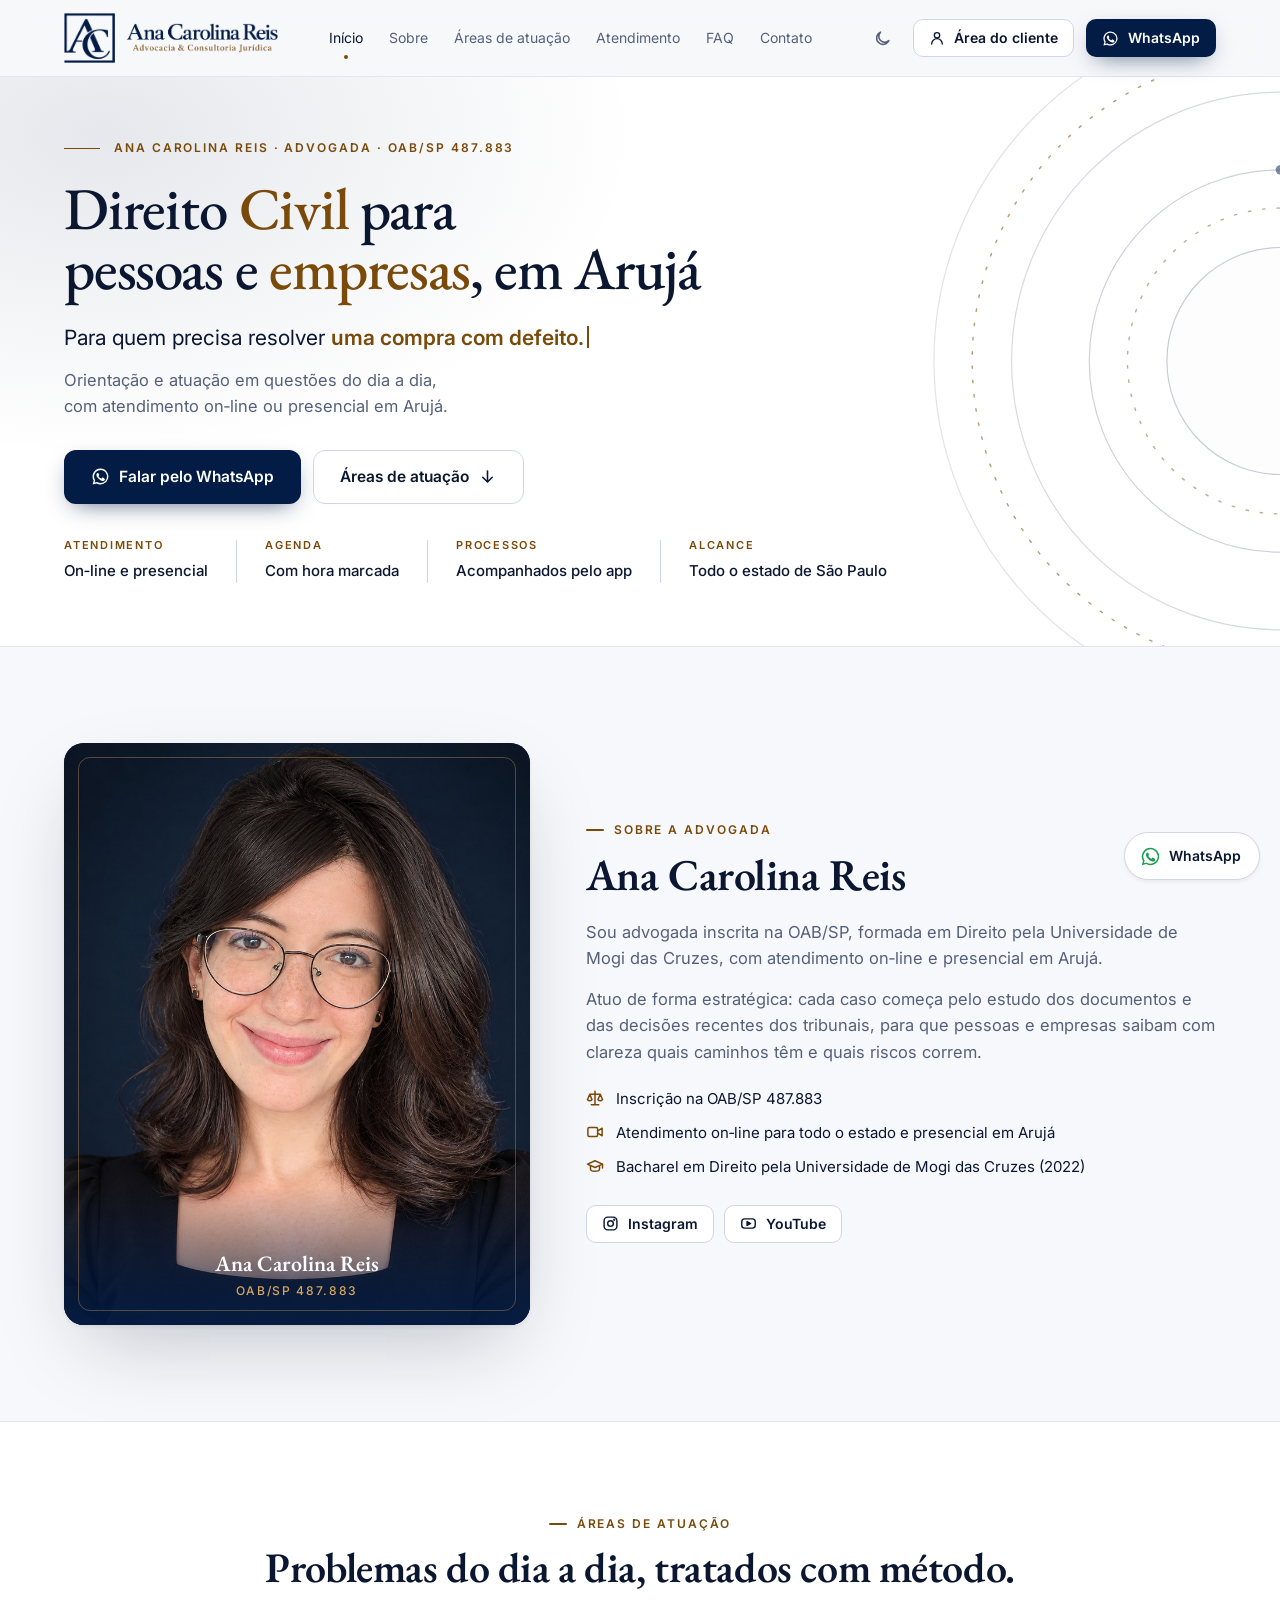
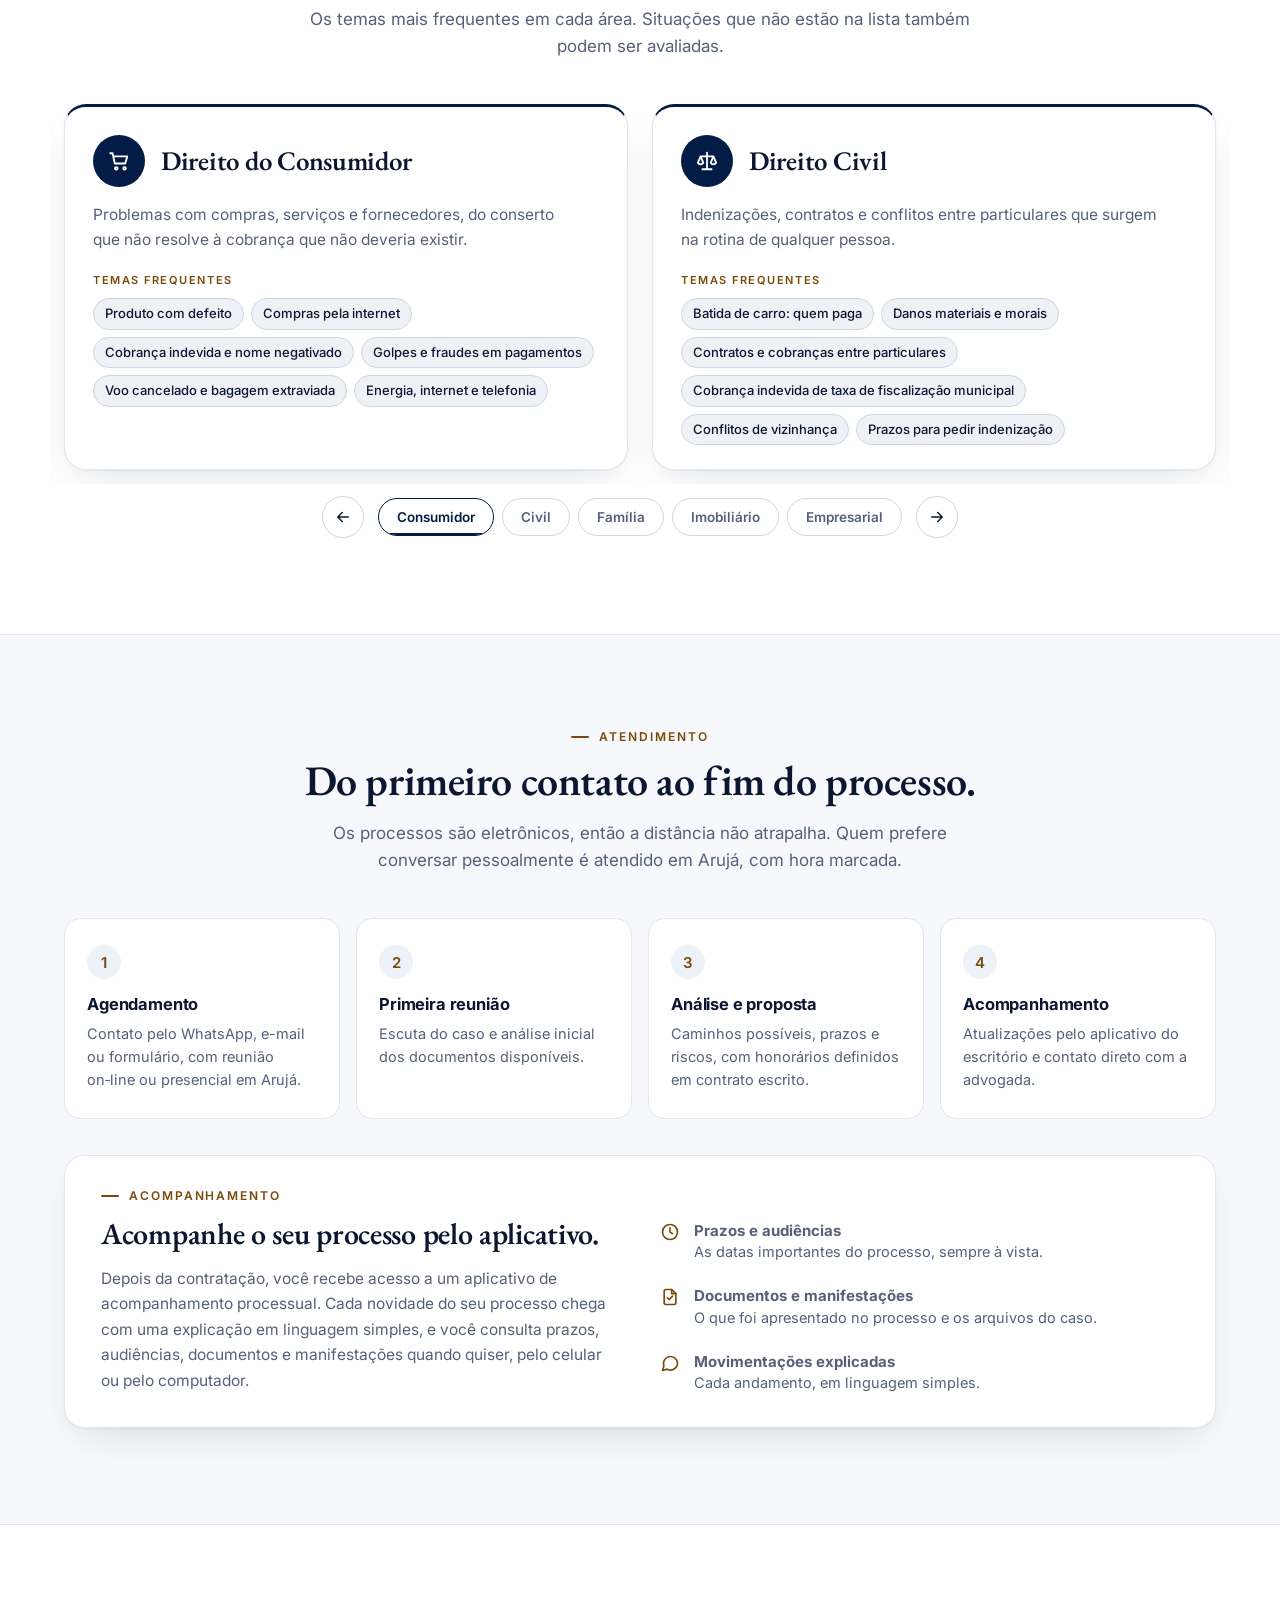
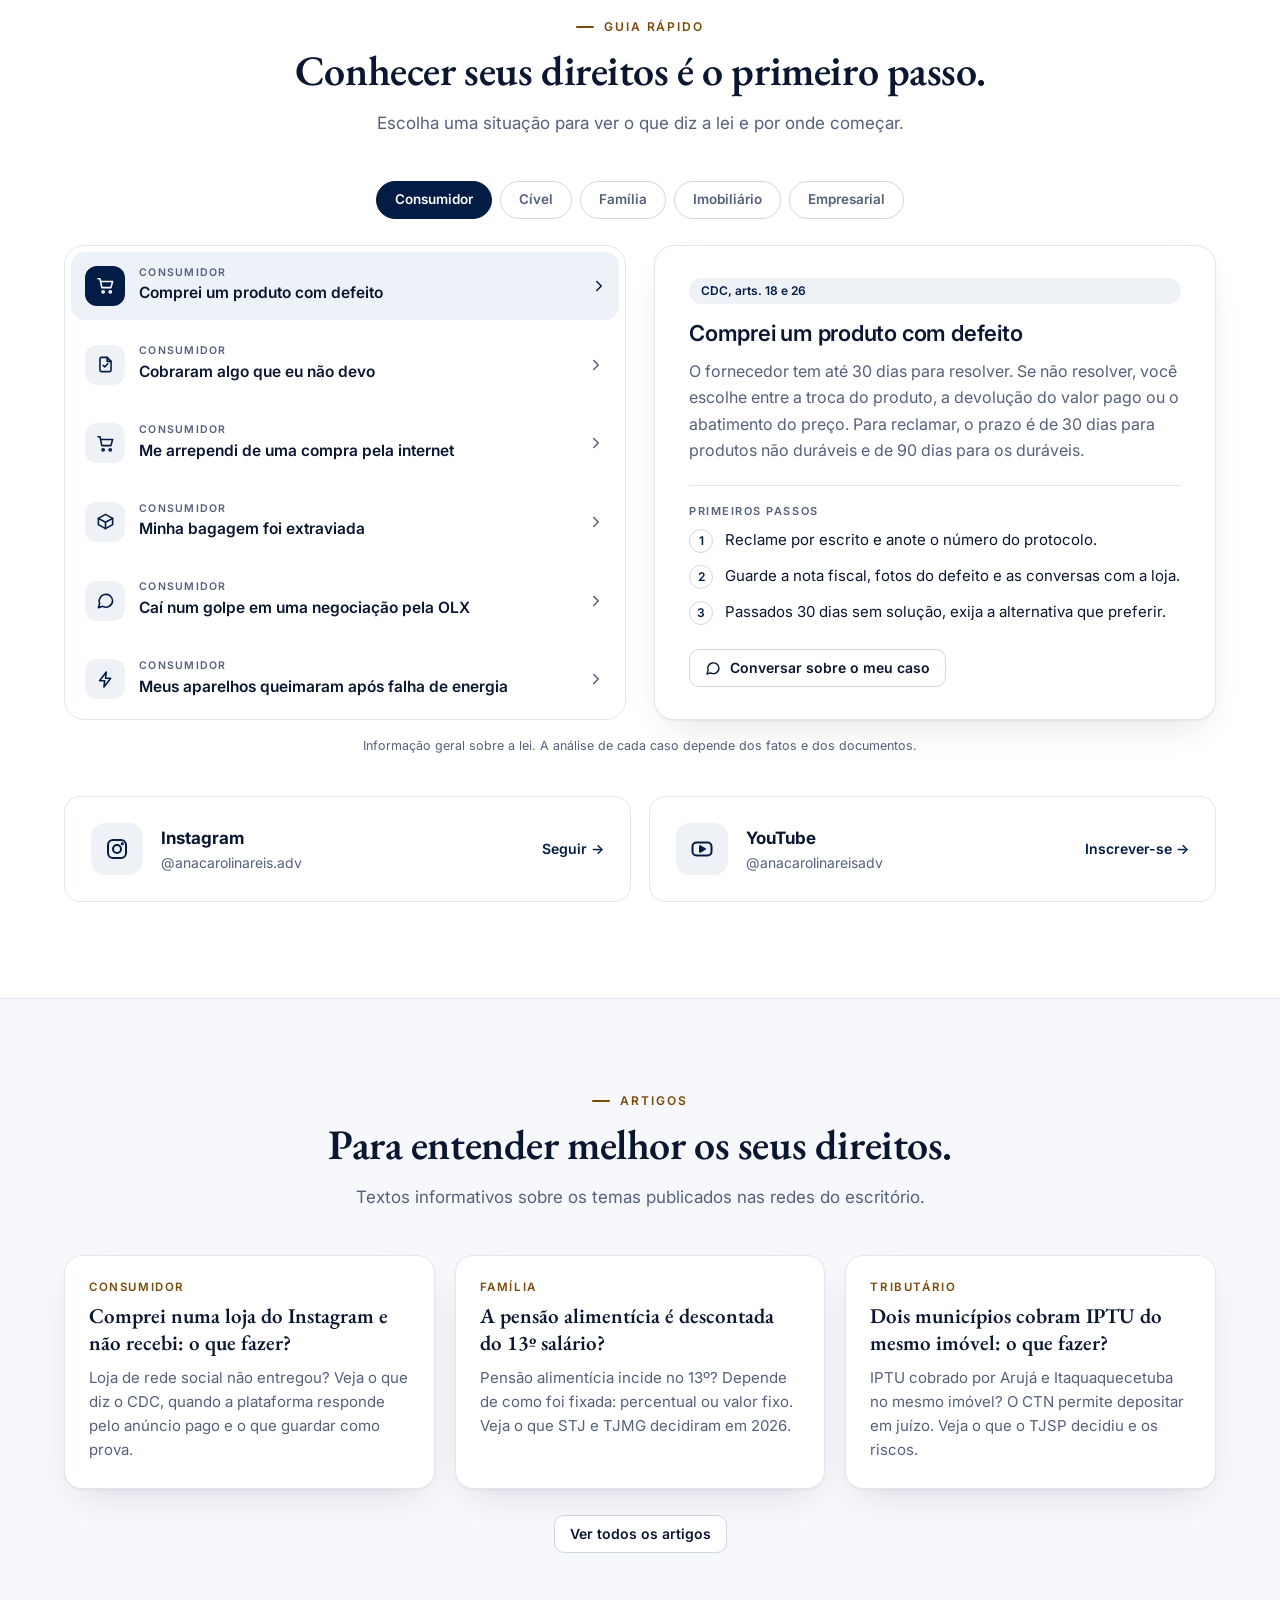
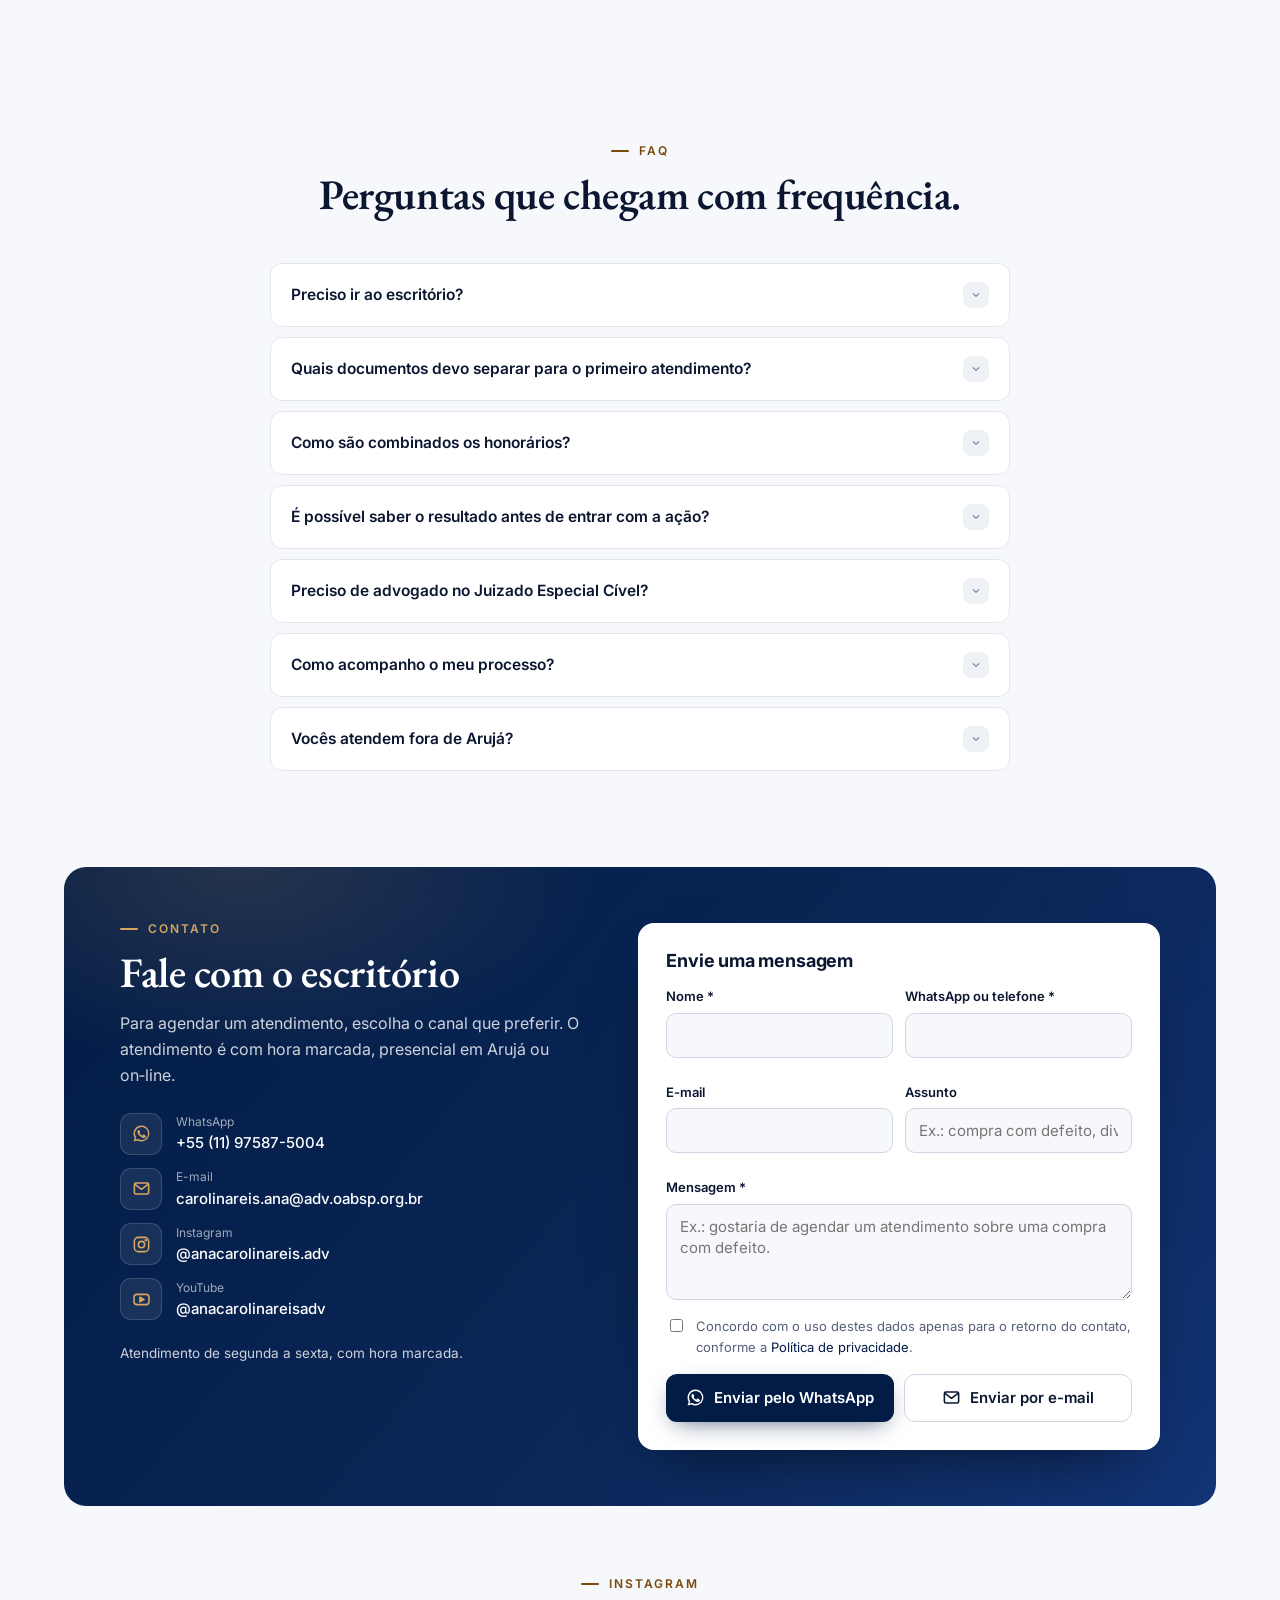
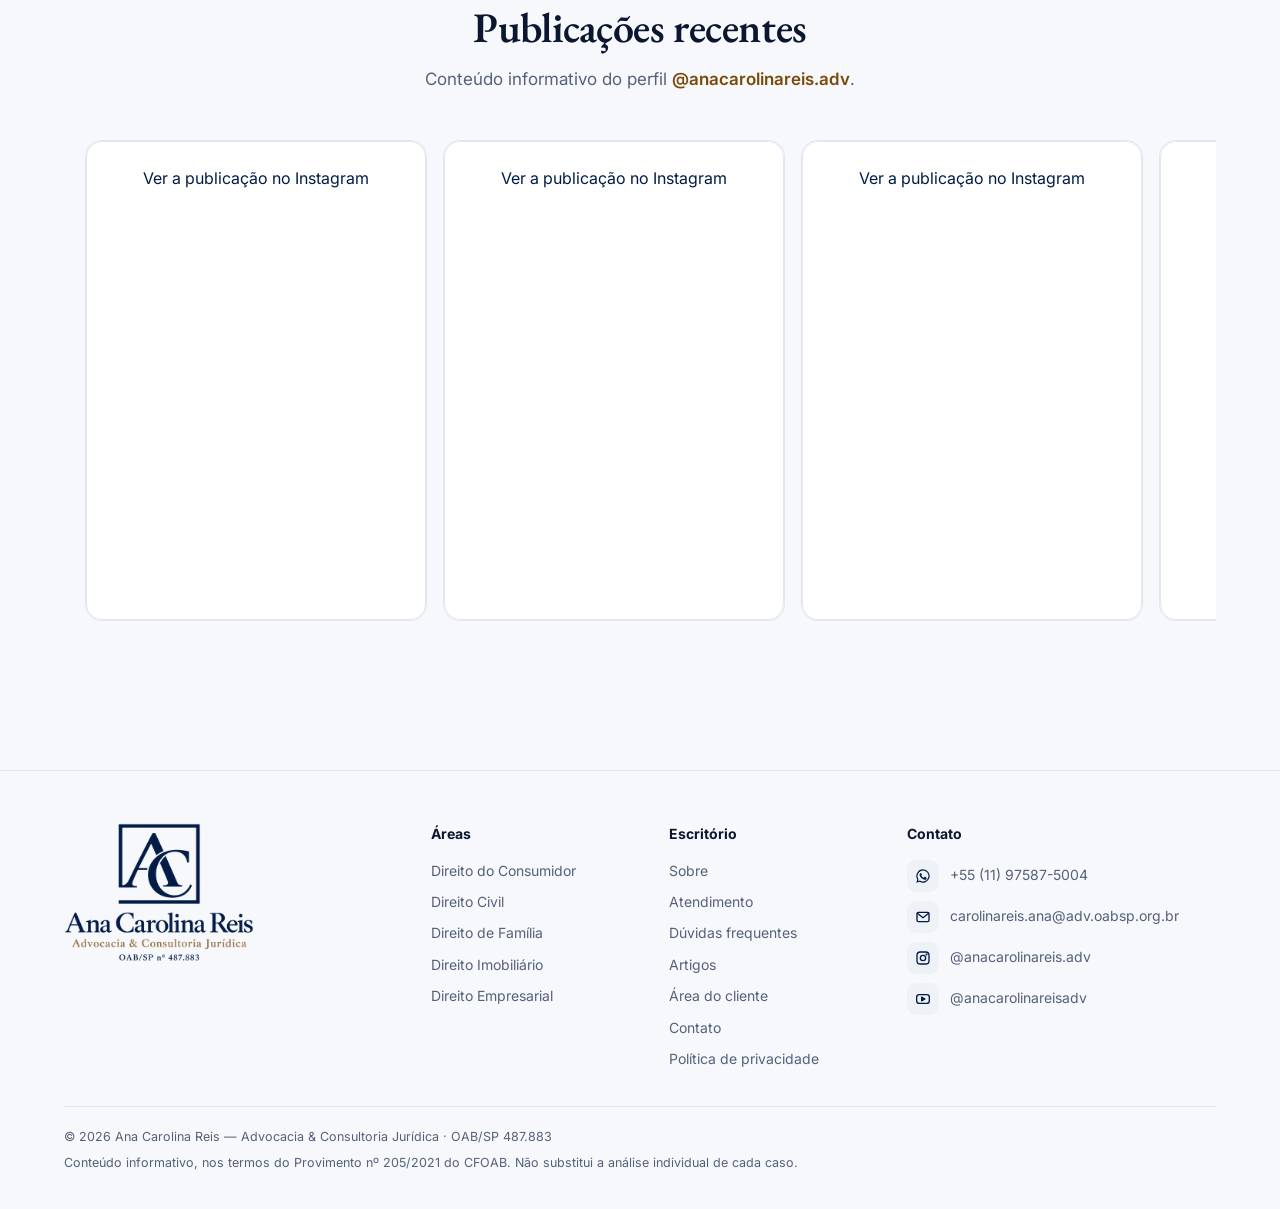
<file: index.html>
<!doctype html><html lang="pt-BR"><head><meta charset="utf-8"><meta name="viewport" content="width=device-width, initial-scale=1"><title>Advogada em Arujá/SP | Direito Civil para pessoas e empresas — Ana Carolina Reis</title><meta name="description" content="Advogada em Arujá/SP (OAB/SP 487.883): Direito Civil para pessoas e empresas — consumidor, família, imóveis, contratos e questões com a prefeitura. Atendimento presencial em Arujá e on-line."><link rel="canonical" href="https://anacarolinareis.adv.br/"><meta property="og:type" content="website"><meta property="og:locale" content="pt_BR"><meta property="og:site_name" content="Ana Carolina Reis — Advocacia & Consultoria Jurídica"><meta property="og:title" content="Advogada em Arujá/SP | Direito Civil para pessoas e empresas — Ana Carolina Reis"><meta property="og:description" content="Advogada em Arujá/SP (OAB/SP 487.883): Direito Civil para pessoas e empresas — consumidor, família, imóveis, contratos e questões com a prefeitura. Atendimento presencial em Arujá e on-line."><meta property="og:url" content="https://anacarolinareis.adv.br/"><meta property="og:image" content="https://anacarolinareis.adv.br/og-image.jpg"><meta name="theme-color" content="#021c46"><link rel="icon" href="favicon.png?v=20" type="image/png"><link rel="apple-touch-icon" href="apple-touch-icon.png"><script>(function(){try{var t=sessionStorage.getItem("acr-tema");if(t==="dark"||t==="light")document.documentElement.dataset.theme=t}catch(e){}})()</script><link rel="preconnect" href="https://fonts.googleapis.com"><link rel="preconnect" href="https://fonts.gstatic.com" crossorigin><link rel="stylesheet" href="https://fonts.googleapis.com/css2?family=EB+Garamond:ital,wght@0,500;0,600;1,500&family=Inter:wght@400;500;600;700&display=swap"><link rel="stylesheet" href="site.css?v=22"><script type="application/ld+json">[{"@context": "https://schema.org", "@type": "LegalService", "name": "Ana Carolina Reis — Advocacia & Consultoria Jurídica", "url": "https://anacarolinareis.adv.br/", "logo": "https://anacarolinareis.adv.br/logo-ac.png", "image": "https://anacarolinareis.adv.br/og-image.jpg", "email": "carolinareis.ana@adv.oabsp.org.br", "telephone": "+5511975875004", "areaServed": ["Arujá", "Santa Isabel", "Itaquaquecetuba", "Mogi das Cruzes", "Guarulhos", "São Paulo"], "address": {"@type": "PostalAddress", "addressLocality": "Arujá", "addressRegion": "SP", "addressCountry": "BR"}, "knowsAbout": ["Direito do Consumidor", "Direito Civil", "Direito de Família", "Direito Imobiliário", "Direito Empresarial"], "founder": {"@type": "Person", "name": "Ana Carolina Reis"}, "priceRange": "Sob consulta", "sameAs": ["https://www.instagram.com/anacarolinareis.adv/", "https://www.youtube.com/@anacarolinareisadv"]}, {"@context": "https://schema.org", "@type": "Person", "name": "Ana Carolina Reis", "jobTitle": "Advogada", "url": "https://anacarolinareis.adv.br/#sobre", "identifier": "OAB/SP 487.883", "worksFor": {"@type": "LegalService", "name": "Ana Carolina Reis — Advocacia & Consultoria Jurídica"}, "alumniOf": {"@type": "CollegeOrUniversity", "name": "Universidade de Mogi das Cruzes", "sameAs": "https://www.umc.br"}, "hasCredential": [{"@type": "EducationalOccupationalCredential", "credentialCategory": "degree", "name": "Bacharelado em Direito", "dateCreated": "2022", "recognizedBy": {"@type": "CollegeOrUniversity", "name": "Universidade de Mogi das Cruzes"}}, {"@type": "EducationalOccupationalCredential", "credentialCategory": "license", "name": "OAB/SP 487.883", "recognizedBy": {"@type": "Organization", "name": "Ordem dos Advogados do Brasil, Seção de São Paulo"}}], "knowsAbout": ["Direito do Consumidor", "Direito Civil", "Direito de Família", "Direito Imobiliário", "Direito Empresarial", "Divórcio", "Inventário", "Indenização por danos materiais e morais", "Pensão alimentícia", "Guarda e convivência"], "sameAs": ["https://www.instagram.com/anacarolinareis.adv/", "https://www.youtube.com/@anacarolinareisadv"]}, {"@context": "https://schema.org", "@type": "FAQPage", "mainEntity": [{"@type": "Question", "name": "Preciso ir ao escritório?", "acceptedAnswer": {"@type": "Answer", "text": "Não necessariamente. A conversa pode ser por vídeo, os documentos podem ser enviados em formato digital e os processos são eletrônicos. Quem prefere o atendimento pessoal é recebido em Arujá, com hora marcada."}}, {"@type": "Question", "name": "Quais documentos devo separar para o primeiro atendimento?", "acceptedAnswer": {"@type": "Answer", "text": "Documento pessoal com foto e tudo o que se relaciona com o problema: contratos, notas fiscais, faturas, extratos, protocolos de atendimento, conversas e fotos. Em questões de pensão e guarda, a certidão de nascimento dos filhos e os comprovantes de despesas. Se faltar algo, a lista é ajustada na conversa."}}, {"@type": "Question", "name": "Como são combinados os honorários?", "acceptedAnswer": {"@type": "Answer", "text": "Depois da análise do caso, a proposta de honorários é apresentada e combinada por escrito, em contrato, antes do início do trabalho. O valor considera a complexidade de cada situação e observa a Tabela de Honorários da OAB/SP."}}, {"@type": "Question", "name": "É possível saber o resultado antes de entrar com a ação?", "acceptedAnswer": {"@type": "Answer", "text": "Nenhum advogado pode prometer resultado: a decisão depende das provas e do entendimento do juiz. O que dá para fazer antes é avaliar a situação com cuidado, mostrar o que os tribunais têm decidido em casos parecidos e explicar os riscos, para que a decisão de seguir seja sua e bem informada."}}, {"@type": "Question", "name": "Preciso de advogado no Juizado Especial Cível?", "acceptedAnswer": {"@type": "Answer", "text": "Nas causas de até 20 salários mínimos, a Lei nº 9.099/1995 (art. 9º) permite entrar sem advogado. Acima disso, até o limite de 40 salários mínimos, a presença de advogado é obrigatória, e também para recorrer da sentença."}}, {"@type": "Question", "name": "Como acompanho o meu processo?", "acceptedAnswer": {"@type": "Answer", "text": "Por aplicativo, no celular ou no computador. Depois da contratação, o escritório libera o seu acesso e você consulta quando quiser os prazos, os documentos, as manifestações e as movimentações do processo, explicadas em linguagem simples. O passo a passo do primeiro acesso está na  Área do cliente ."}}, {"@type": "Question", "name": "Vocês atendem fora de Arujá?", "acceptedAnswer": {"@type": "Answer", "text": "Sim. O atendimento on-line alcança todo o estado de São Paulo, e os processos são eletrônicos. Quem prefere conversar pessoalmente é recebido em Arujá, com hora marcada."}}]}]</script></head><body><a class="skip" href="#conteudo">Pular para o conteúdo</a><header class="top"><div class="wrap"><a class="brand brand-h" href="./#inicio" aria-label="Ana Carolina Reis, Advocacia &amp; Consultoria Jurídica, início"><img class="mark-l" src="logo-h2.png" alt="" width="214" height="50"><img class="mark-d" src="logo-h2-claro.png" alt="" width="214" height="50"></a><nav class="nav" aria-label="Principal"><a href="./#inicio">Início</a><a href="./#sobre">Sobre</a><a href="./#areas">Áreas de atuação</a><a href="./#atendimento">Atendimento</a><a href="./#faq">FAQ</a><a href="./#contato">Contato</a><a class="nav-cli" href="area-do-cliente">Área do cliente</a></nav><div class="top-r"><button class="icon-btn" type="button" data-theme-toggle aria-label="Alternar tema claro ou escuro"><svg viewBox="0 0 24 24" fill="none" stroke="currentColor" stroke-width="2" stroke-linecap="round" stroke-linejoin="round" aria-hidden="true" class="i-moon"><path d="M20 14.5A8 8 0 1 1 9.5 4a6.5 6.5 0 0 0 10.5 10.5z"/></svg><svg viewBox="0 0 24 24" fill="none" stroke="currentColor" stroke-width="2" stroke-linecap="round" stroke-linejoin="round" aria-hidden="true" class="i-sun"><circle cx="12" cy="12" r="4"/><path d="M12 2v2M12 20v2M4.9 4.9l1.4 1.4M17.7 17.7l1.4 1.4M2 12h2M20 12h2M4.9 19.1l1.4-1.4M17.7 6.3l1.4-1.4"/></svg></button><a class="btn btn-g btn-sm cli-btn" href="area-do-cliente"><svg viewBox="0 0 24 24" fill="none" stroke="currentColor" stroke-width="2" stroke-linecap="round" stroke-linejoin="round" aria-hidden="true"><circle cx="12" cy="8" r="4"/><path d="M4 21c0-4.4 3.6-8 8-8s8 3.6 8 8"/></svg><span class="lbl">Área do cliente</span></a><a class="btn btn-p btn-sm" href="https://wa.me/5511975875004?s=p" target="_blank" rel="noopener"><svg viewBox="0 0 24 24" fill="currentColor" aria-hidden="true"><path d="M12 2a10 10 0 0 0-8.6 15.1L2 22l5-1.3A10 10 0 1 0 12 2zm0 18.2a8.2 8.2 0 0 1-4.2-1.2l-.3-.2-3 .8.8-2.9-.2-.3A8.2 8.2 0 1 1 12 20.2zm4.5-6.1c-.2-.1-1.5-.7-1.7-.8-.2-.1-.4-.1-.6.1l-.8 1c-.1.2-.3.2-.5.1a6.7 6.7 0 0 1-3.3-2.9c-.2-.4.2-.4.7-1.3.1-.2 0-.3 0-.4l-.8-1.8c-.2-.5-.4-.4-.6-.4h-.5a1 1 0 0 0-.7.3 3 3 0 0 0-.9 2.2 5.2 5.2 0 0 0 1.1 2.8 11.9 11.9 0 0 0 4.6 4c1.7.7 2.4.8 3.2.7.5-.1 1.5-.6 1.7-1.2.2-.6.2-1.1.2-1.2-.1-.1-.3-.2-.5-.3z"/></svg><span class="lbl">WhatsApp</span></a><button class="icon-btn menu-btn" type="button" data-menu aria-label="Abrir menu" aria-expanded="false"><svg viewBox="0 0 24 24" fill="none" stroke="currentColor" stroke-width="2" stroke-linecap="round" stroke-linejoin="round" aria-hidden="true"><path d="M4 7h16M4 12h16M4 17h16"/></svg></button></div></div></header><main id="conteudo" class="home"><section class="hx" id="inicio"><div class="hx-bg" aria-hidden="true"></div><svg class="hx-geo" viewBox="0 0 600 600" aria-hidden="true"><g class="rings"><circle cx="300" cy="300" r="290"/><circle cx="300" cy="300" r="225"/><circle cx="300" cy="300" r="160"/><circle cx="300" cy="300" r="95"/></g><circle class="dash" cx="300" cy="300" r="258"/><circle class="dash d2" cx="300" cy="300" r="128"/><g class="orb"><circle cx="300" cy="10" r="6"/></g><g class="orb o2"><circle cx="300" cy="140" r="4"/></g></svg><div class="wrap"><div class="hx-l"><span class="hx-eye a1"><span><span class="nm">Ana Carolina Reis · </span>Advogada · OAB/SP 487.883</span></span><h1 class="a2" data-fit>Direito <span class="hl">Civil</span> para<br><span class="hx-l2">pessoas e <span class="hl">empresas</span>, em <span data-cidade>Arujá</span></span></h1><p class="hx-type a3"><span class="sr">Para quem precisa resolver problemas com compras, cobranças, imóveis, contratos e questões com a prefeitura.</span><span aria-hidden="true">Para quem precisa resolver <span class="tw" data-frases="uma compra com defeito.|uma taxa indevida da prefeitura.|um aluguel em atraso.|uma cobrança indevida.|uma batida de carro.|um contrato descumprido.">uma compra com defeito.</span><span class="caret"></span></span></p><p class="hx-lead a3"><span>Orientação e atuação em questões do dia a dia,</span> <span>com atendimento on‑line ou presencial em Arujá.</span></p><div class="cta a4"><a class="btn btn-p btn-lg" href="https://wa.me/5511975875004?s=p" target="_blank" rel="noopener"><svg viewBox="0 0 24 24" fill="currentColor" aria-hidden="true"><path d="M12 2a10 10 0 0 0-8.6 15.1L2 22l5-1.3A10 10 0 1 0 12 2zm0 18.2a8.2 8.2 0 0 1-4.2-1.2l-.3-.2-3 .8.8-2.9-.2-.3A8.2 8.2 0 1 1 12 20.2zm4.5-6.1c-.2-.1-1.5-.7-1.7-.8-.2-.1-.4-.1-.6.1l-.8 1c-.1.2-.3.2-.5.1a6.7 6.7 0 0 1-3.3-2.9c-.2-.4.2-.4.7-1.3.1-.2 0-.3 0-.4l-.8-1.8c-.2-.5-.4-.4-.6-.4h-.5a1 1 0 0 0-.7.3 3 3 0 0 0-.9 2.2 5.2 5.2 0 0 0 1.1 2.8 11.9 11.9 0 0 0 4.6 4c1.7.7 2.4.8 3.2.7.5-.1 1.5-.6 1.7-1.2.2-.6.2-1.1.2-1.2-.1-.1-.3-.2-.5-.3z"/></svg>Falar pelo WhatsApp</a><a class="btn btn-g btn-lg" href="#areas">Áreas de atuação<svg viewBox="0 0 24 24" fill="none" stroke="currentColor" stroke-width="2" stroke-linecap="round" stroke-linejoin="round" aria-hidden="true"><path d="M12 5v14M6 13l6 6 6-6"/></svg></a></div><dl class="hx-facts a4"><div><dt>Atendimento</dt><dd>On‑line e presencial</dd></div><div><dt>Agenda</dt><dd>Com hora marcada</dd></div><div><dt>Processos</dt><dd><span class="only-d">Acompanhados pelo app</span><span class="only-m">Pelo aplicativo</span></dd></div><div><dt>Alcance</dt><dd><span class="only-d">Todo o estado de São Paulo</span><span class="only-m">Todo o estado de SP</span></dd></div></dl></div></div></section><section class="sec" id="sobre"><div class="wrap about"><figure class="portrait photo rv" style="margin:0"><img src="ana-carolina-reis-2.jpg" alt="Retrato de Ana Carolina Reis, advogada" width="800" height="1000" loading="lazy"><figcaption>Ana Carolina Reis<small>OAB/SP 487.883</small></figcaption></figure><div class="rv"><span class="eyebrow">Sobre a advogada</span><h2>Ana Carolina Reis</h2><p>Sou advogada inscrita na OAB/SP, formada em Direito pela Universidade de Mogi das Cruzes, com atendimento on‑line e presencial em Arujá.</p><p>Atuo de forma estratégica: cada caso começa pelo estudo dos documentos e das decisões recentes dos tribunais, para que pessoas e empresas saibam com clareza quais caminhos têm e quais riscos correm.</p><ul class="facts"><li><svg viewBox="0 0 24 24" fill="none" stroke="currentColor" stroke-width="2" stroke-linecap="round" stroke-linejoin="round" aria-hidden="true"><path d="M12 3v18M7 21h10M5 7h14M5 7l-3 7a3.5 3.5 0 0 0 6 0zM19 7l-3 7a3.5 3.5 0 0 0 6 0z"/></svg><span>Inscrição na OAB/SP 487.883</span></li><li><svg viewBox="0 0 24 24" fill="none" stroke="currentColor" stroke-width="2" stroke-linecap="round" stroke-linejoin="round" aria-hidden="true"><rect x="2.5" y="6" width="13" height="12" rx="2"/><path d="m15.5 10.5 6-3.5v10l-6-3.5"/></svg><span>Atendimento on‑line para todo o estado e presencial em Arujá</span></li><li><svg viewBox="0 0 24 24" fill="none" stroke="currentColor" stroke-width="2" stroke-linecap="round" stroke-linejoin="round" aria-hidden="true"><path d="M2 9.5 12 5l10 4.5L12 14z"/><path d="M6 11.5v4.5c0 1.5 2.7 3 6 3s6-1.5 6-3v-4.5M22 9.5v5"/></svg><span>Bacharel em Direito pela Universidade de Mogi das Cruzes (2022)</span></li></ul><div class="row"><a class="btn btn-g btn-sm" href="https://www.instagram.com/anacarolinareis.adv/" target="_blank" rel="noopener"><svg viewBox="0 0 24 24" fill="none" stroke="currentColor" stroke-width="2" stroke-linecap="round" stroke-linejoin="round" aria-hidden="true"><rect x="3" y="3" width="18" height="18" rx="5"/><circle cx="12" cy="12" r="4"/><circle cx="17.3" cy="6.7" r=".6" fill="currentColor"/></svg>Instagram</a><a class="btn btn-g btn-sm" href="https://www.youtube.com/@anacarolinareisadv" target="_blank" rel="noopener"><svg viewBox="0 0 24 24" fill="none" stroke="currentColor" stroke-width="2" stroke-linecap="round" stroke-linejoin="round" aria-hidden="true"><rect x="2.5" y="5.5" width="19" height="13" rx="4"/><path d="m10 9.2 5 2.8-5 2.8z" fill="currentColor"/></svg>YouTube</a></div></div></div></section><section class="sec sec-alt" id="areas"><div class="wrap"><div class="sec-h c rv"><span class="eyebrow">Áreas de atuação</span><h2>Problemas do dia a dia, tratados com método.</h2><p>Os temas mais frequentes em cada área. Situações que não estão na lista também podem ser avaliadas.</p></div><div class="car rv" data-car aria-roledescription="carrossel" aria-label="Áreas de atuação"><div class="car-vp"><div class="car-track"><article class="cs" data-i="0"><div class="cs-h"><span class="cs-ic"><svg viewBox="0 0 24 24" fill="none" stroke="currentColor" stroke-width="2" stroke-linecap="round" stroke-linejoin="round" aria-hidden="true"><circle cx="9" cy="20" r="1.4"/><circle cx="18" cy="20" r="1.4"/><path d="M2.5 3.5H5l2.4 11.2h11.4L21 7H6.2"/></svg></span><h3>Direito do Consumidor</h3></div><p>Problemas com compras, serviços e fornecedores, do conserto que não resolve à cobrança que não deveria existir.</p><span class="cs-lbl">Temas frequentes</span><ul class="cs-tags"><li><a href="produto-com-defeito">Produto com defeito</a></li><li><a href="direito-do-consumidor#compras">Compras pela internet</a></li><li><a href="direito-do-consumidor#cobranca">Cobrança indevida e nome negativado</a></li><li><a href="direito-do-consumidor#golpes">Golpes e fraudes em pagamentos</a></li><li><a href="direito-do-consumidor#voos">Voo cancelado e bagagem extraviada</a></li><li><a href="direito-do-consumidor#servicos">Energia, internet e telefonia</a></li></ul></article><article class="cs" data-i="1"><div class="cs-h"><span class="cs-ic"><svg viewBox="0 0 24 24" fill="none" stroke="currentColor" stroke-width="2" stroke-linecap="round" stroke-linejoin="round" aria-hidden="true"><path d="M12 3v18M7 21h10M5 7h14M5 7l-3 7a3.5 3.5 0 0 0 6 0zM19 7l-3 7a3.5 3.5 0 0 0 6 0z"/></svg></span><h3>Direito Civil</h3></div><p>Indenizações, contratos e conflitos entre particulares que surgem na rotina de qualquer pessoa.</p><span class="cs-lbl">Temas frequentes</span><ul class="cs-tags"><li><a href="batida-de-carro-quem-paga">Batida de carro: quem paga</a></li><li><span>Danos materiais e morais</span></li><li><span>Contratos e cobranças entre particulares</span></li><li><span>Cobrança indevida de taxa de fiscalização municipal</span></li><li><span>Conflitos de vizinhança</span></li><li><a href="batida-de-carro-quem-paga#prazos">Prazos para pedir indenização</a></li></ul></article><article class="cs" data-i="2"><div class="cs-h"><span class="cs-ic"><svg viewBox="0 0 24 24" fill="none" stroke="currentColor" stroke-width="2" stroke-linecap="round" stroke-linejoin="round" aria-hidden="true"><circle cx="9" cy="8" r="3.2"/><path d="M3 20c0-3.3 2.7-6 6-6s6 2.7 6 6"/><circle cx="17" cy="9" r="2.5"/><path d="M15.5 14.2c3 .3 5.5 2.6 5.5 5.8"/></svg></span><h3>Direito de Família</h3></div><p>Divórcio, inventário e as ações que envolvem os filhos, sempre buscando o caminho menos desgastante para a família.</p><span class="cs-lbl">Temas frequentes</span><ul class="cs-tags"><li><span>Divórcio judicial e extrajudicial</span></li><li><span>Inventário judicial e extrajudicial</span></li><li><a href="pensao-alimenticia-aruja">Pensão alimentícia</a></li><li><a href="pensao-alimenticia-aruja#execucao">Revisão e cobrança de pensão</a></li><li><a href="guarda-e-convivencia">Guarda compartilhada ou unilateral</a></li><li><a href="guarda-e-convivencia#convivencia">Regulamentação de convivência</a></li></ul></article><article class="cs" data-i="3"><div class="cs-h"><span class="cs-ic"><svg viewBox="0 0 24 24" fill="none" stroke="currentColor" stroke-width="2" stroke-linecap="round" stroke-linejoin="round" aria-hidden="true"><path d="M3 11 12 4l9 7"/><path d="M5 10v10h14V10"/><path d="M10 20v-6h4v6"/></svg></span><h3>Direito Imobiliário</h3></div><p>Locação, compra e venda e regularização de imóveis, para proprietários, empresas e condomínios.</p><span class="cs-lbl">Temas frequentes</span><ul class="cs-tags"><li><span>Locação comercial e residencial</span></li><li><span>Despejo por falta de pagamento</span></li><li><span>Compra e venda de imóveis</span></li><li><span>Regularização de imóveis e obras</span></li><li><span>IPTU e cadastro imobiliário</span></li><li><span>IPTU cobrado por dois municípios</span></li></ul></article><article class="cs" data-i="4"><div class="cs-h"><span class="cs-ic"><svg viewBox="0 0 24 24" fill="none" stroke="currentColor" stroke-width="2" stroke-linecap="round" stroke-linejoin="round" aria-hidden="true"><rect x="3" y="7" width="18" height="13" rx="2"/><path d="M9 7V5a2 2 0 0 1 2-2h2a2 2 0 0 1 2 2v2M3 13h18"/></svg></span><h3>Direito Empresarial</h3></div><p>Apoio jurídico à rotina de empresas e empreendedores, dos contratos às questões com a prefeitura.</p><span class="cs-lbl">Temas frequentes</span><ul class="cs-tags"><li><a href="para-empresas">Taxa de licença e fiscalização</a></li><li><span>Licenças e regularização</span></li><li><span>Contratos empresariais</span></li><li><span>Cobrança e recuperação de crédito</span></li><li><span>Execução fiscal municipal</span></li><li><span>Licença e autuação ambiental</span></li></ul></article></div></div><div class="car-nav"><button class="car-arr" type="button" data-prev aria-label="Área anterior"><svg viewBox="0 0 24 24" fill="none" stroke="currentColor" stroke-width="2" stroke-linecap="round" stroke-linejoin="round" aria-hidden="true"><path d="M19 12H5M11 6l-6 6 6 6"/></svg></button><div class="car-dots"><button class="cs-dot" type="button" data-go="0" aria-label="Mostrar Direito do Consumidor" aria-current="true"><span>Consumidor</span><i></i></button><button class="cs-dot" type="button" data-go="1" aria-label="Mostrar Direito Civil"><span>Civil</span><i></i></button><button class="cs-dot" type="button" data-go="2" aria-label="Mostrar Direito de Família"><span>Família</span><i></i></button><button class="cs-dot" type="button" data-go="3" aria-label="Mostrar Direito Imobiliário"><span>Imobiliário</span><i></i></button><button class="cs-dot" type="button" data-go="4" aria-label="Mostrar Direito Empresarial"><span>Empresarial</span><i></i></button></div><button class="car-arr" type="button" data-next aria-label="Próxima área"><svg viewBox="0 0 24 24" fill="none" stroke="currentColor" stroke-width="2" stroke-linecap="round" stroke-linejoin="round" aria-hidden="true"><path d="M5 12h14M13 6l6 6-6 6"/></svg></button></div></div></div></section><section class="sec" id="atendimento"><div class="wrap"><div class="sec-h c rv"><span class="eyebrow">Atendimento</span><h2>Do primeiro contato ao fim do processo.</h2><p>Os processos são eletrônicos, então a distância não atrapalha. Quem prefere conversar pessoalmente é atendido em Arujá, com hora marcada.</p></div><div class="steps"><div class="step rv"><b>1</b><h3>Agendamento</h3><p>Contato pelo WhatsApp, e-mail ou formulário, com reunião on‑line ou presencial em Arujá.</p></div><div class="step rv"><b>2</b><h3>Primeira reunião</h3><p>Escuta do caso e análise inicial dos documentos disponíveis.</p></div><div class="step rv"><b>3</b><h3>Análise e proposta</h3><p>Caminhos possíveis, prazos e riscos, com honorários definidos em contrato escrito.</p></div><div class="step rv"><b>4</b><h3>Acompanhamento</h3><p>Atualizações pelo aplicativo do escritório e contato direto com a advogada.</p></div></div><div class="app-card rv"><div class="app-hd"><span class="eyebrow">Acompanhamento</span></div><div class="app-t"><h3>Acompanhe o seu processo pelo aplicativo.</h3><p>Depois da contratação, você recebe acesso a um aplicativo de acompanhamento processual. Cada novidade do seu processo chega com uma explicação em linguagem simples, e você consulta prazos, audiências, documentos e manifestações quando quiser, pelo celular ou pelo computador.</p></div><ul class="app-l"><li><svg viewBox="0 0 24 24" fill="none" stroke="currentColor" stroke-width="2" stroke-linecap="round" stroke-linejoin="round" aria-hidden="true"><circle cx="12" cy="12" r="9"/><path d="M12 7v5l3 2"/></svg><span><b>Prazos e audiências</b>As datas importantes do processo, sempre à vista.</span></li><li><svg viewBox="0 0 24 24" fill="none" stroke="currentColor" stroke-width="2" stroke-linecap="round" stroke-linejoin="round" aria-hidden="true"><path d="M14 3H7a2 2 0 0 0-2 2v14a2 2 0 0 0 2 2h10a2 2 0 0 0 2-2V8z"/><path d="M14 3v5h5M9 13l2 2 4-4"/></svg><span><b>Documentos e manifestações</b>O que foi apresentado no processo e os arquivos do caso.</span></li><li><svg viewBox="0 0 24 24" fill="none" stroke="currentColor" stroke-width="2" stroke-linecap="round" stroke-linejoin="round" aria-hidden="true"><path d="M21 12a8.5 8.5 0 0 1-12.6 7.4L3 21l1.6-5.2A8.5 8.5 0 1 1 21 12z"/></svg><span><b>Movimentações explicadas</b>Cada andamento, em linguagem simples.</span></li></ul></div></div></section><section class="sec sec-alt" id="guia"><div class="wrap"><div class="sec-h c rv"><span class="eyebrow">Guia rápido</span><h2>Conhecer seus direitos é o primeiro passo.</h2><p>Escolha uma situação para ver o que diz a lei e por onde começar.</p></div><div class="gx rv" data-guia><div class="gx-f" role="group" aria-label="Filtrar por área"><button type="button" class="gx-chip" data-f="consumidor" aria-pressed="true">Consumidor</button><button type="button" class="gx-chip" data-f="civel" aria-pressed="false">Cível</button><button type="button" class="gx-chip" data-f="familia" aria-pressed="false">Família</button><button type="button" class="gx-chip" data-f="imobiliario" aria-pressed="false">Imobiliário</button><button type="button" class="gx-chip" data-f="empresarial" aria-pressed="false">Empresarial</button></div><div class="gx-b"><ul class="gx-list"><li data-cat="consumidor"><button class="gx-q" type="button" data-g="0" aria-pressed="false"><span class="gx-ic"><svg viewBox="0 0 24 24" fill="none" stroke="currentColor" stroke-width="2" stroke-linecap="round" stroke-linejoin="round" aria-hidden="true"><circle cx="9" cy="20" r="1.4"/><circle cx="18" cy="20" r="1.4"/><path d="M2.5 3.5H5l2.4 11.2h11.4L21 7H6.2"/></svg></span><span class="gx-t"><small>Consumidor</small><b>Comprei um produto com defeito</b></span><svg viewBox="0 0 24 24" fill="none" stroke="currentColor" stroke-width="2" stroke-linecap="round" stroke-linejoin="round" aria-hidden="true" class="gx-ch"><path d="m9 6 6 6-6 6"/></svg></button></li><li data-cat="consumidor"><button class="gx-q" type="button" data-g="1" aria-pressed="false"><span class="gx-ic"><svg viewBox="0 0 24 24" fill="none" stroke="currentColor" stroke-width="2" stroke-linecap="round" stroke-linejoin="round" aria-hidden="true"><path d="M14 3H7a2 2 0 0 0-2 2v14a2 2 0 0 0 2 2h10a2 2 0 0 0 2-2V8z"/><path d="M14 3v5h5M9 13l2 2 4-4"/></svg></span><span class="gx-t"><small>Consumidor</small><b>Cobraram algo que eu não devo</b></span><svg viewBox="0 0 24 24" fill="none" stroke="currentColor" stroke-width="2" stroke-linecap="round" stroke-linejoin="round" aria-hidden="true" class="gx-ch"><path d="m9 6 6 6-6 6"/></svg></button></li><li data-cat="consumidor"><button class="gx-q" type="button" data-g="2" aria-pressed="false"><span class="gx-ic"><svg viewBox="0 0 24 24" fill="none" stroke="currentColor" stroke-width="2" stroke-linecap="round" stroke-linejoin="round" aria-hidden="true"><circle cx="9" cy="20" r="1.4"/><circle cx="18" cy="20" r="1.4"/><path d="M2.5 3.5H5l2.4 11.2h11.4L21 7H6.2"/></svg></span><span class="gx-t"><small>Consumidor</small><b>Me arrependi de uma compra pela internet</b></span><svg viewBox="0 0 24 24" fill="none" stroke="currentColor" stroke-width="2" stroke-linecap="round" stroke-linejoin="round" aria-hidden="true" class="gx-ch"><path d="m9 6 6 6-6 6"/></svg></button></li><li data-cat="consumidor"><button class="gx-q" type="button" data-g="3" aria-pressed="false"><span class="gx-ic"><svg viewBox="0 0 24 24" fill="none" stroke="currentColor" stroke-width="2" stroke-linecap="round" stroke-linejoin="round" aria-hidden="true"><path d="M21 8 12 3 3 8v8l9 5 9-5z"/><path d="M3 8l9 5 9-5M12 13v8"/></svg></span><span class="gx-t"><small>Consumidor</small><b>Minha bagagem foi extraviada</b></span><svg viewBox="0 0 24 24" fill="none" stroke="currentColor" stroke-width="2" stroke-linecap="round" stroke-linejoin="round" aria-hidden="true" class="gx-ch"><path d="m9 6 6 6-6 6"/></svg></button></li><li data-cat="consumidor"><button class="gx-q" type="button" data-g="4" aria-pressed="false"><span class="gx-ic"><svg viewBox="0 0 24 24" fill="none" stroke="currentColor" stroke-width="2" stroke-linecap="round" stroke-linejoin="round" aria-hidden="true"><path d="M21 12a8.5 8.5 0 0 1-12.6 7.4L3 21l1.6-5.2A8.5 8.5 0 1 1 21 12z"/></svg></span><span class="gx-t"><small>Consumidor</small><b>Caí num golpe em uma negociação pela OLX</b></span><svg viewBox="0 0 24 24" fill="none" stroke="currentColor" stroke-width="2" stroke-linecap="round" stroke-linejoin="round" aria-hidden="true" class="gx-ch"><path d="m9 6 6 6-6 6"/></svg></button></li><li data-cat="consumidor"><button class="gx-q" type="button" data-g="5" aria-pressed="false"><span class="gx-ic"><svg viewBox="0 0 24 24" fill="none" stroke="currentColor" stroke-width="2" stroke-linecap="round" stroke-linejoin="round" aria-hidden="true"><path d="M13 2.5 4.5 13.5H11l-1 8 8.5-11H12z"/></svg></span><span class="gx-t"><small>Consumidor</small><b>Meus aparelhos queimaram após falha de energia</b></span><svg viewBox="0 0 24 24" fill="none" stroke="currentColor" stroke-width="2" stroke-linecap="round" stroke-linejoin="round" aria-hidden="true" class="gx-ch"><path d="m9 6 6 6-6 6"/></svg></button></li><li data-cat="civel"><button class="gx-q" type="button" data-g="6" aria-pressed="false"><span class="gx-ic"><svg viewBox="0 0 24 24" fill="none" stroke="currentColor" stroke-width="2" stroke-linecap="round" stroke-linejoin="round" aria-hidden="true"><path d="M5 16V11l2-5h10l2 5v5"/><path d="M3 16h18v3H3zM5 11h14"/><circle cx="7.5" cy="16" r="1.5"/><circle cx="16.5" cy="16" r="1.5"/></svg></span><span class="gx-t"><small>Cível</small><b>Bateram no meu carro</b></span><svg viewBox="0 0 24 24" fill="none" stroke="currentColor" stroke-width="2" stroke-linecap="round" stroke-linejoin="round" aria-hidden="true" class="gx-ch"><path d="m9 6 6 6-6 6"/></svg></button></li><li data-cat="empresarial"><button class="gx-q" type="button" data-g="7" aria-pressed="false"><span class="gx-ic"><svg viewBox="0 0 24 24" fill="none" stroke="currentColor" stroke-width="2" stroke-linecap="round" stroke-linejoin="round" aria-hidden="true"><path d="M12 3v18M7 21h10M5 7h14M5 7l-3 7a3.5 3.5 0 0 0 6 0zM19 7l-3 7a3.5 3.5 0 0 0 6 0z"/></svg></span><span class="gx-t"><small>Empresarial</small><b>Cobrança indevida de taxa de fiscalização municipal</b></span><svg viewBox="0 0 24 24" fill="none" stroke="currentColor" stroke-width="2" stroke-linecap="round" stroke-linejoin="round" aria-hidden="true" class="gx-ch"><path d="m9 6 6 6-6 6"/></svg></button></li><li data-cat="imobiliario"><button class="gx-q" type="button" data-g="8" aria-pressed="false"><span class="gx-ic"><svg viewBox="0 0 24 24" fill="none" stroke="currentColor" stroke-width="2" stroke-linecap="round" stroke-linejoin="round" aria-hidden="true"><path d="M3 11 12 4l9 7"/><path d="M5 10v10h14V10"/></svg></span><span class="gx-t"><small>Imobiliário</small><b>O inquilino não paga o aluguel</b></span><svg viewBox="0 0 24 24" fill="none" stroke="currentColor" stroke-width="2" stroke-linecap="round" stroke-linejoin="round" aria-hidden="true" class="gx-ch"><path d="m9 6 6 6-6 6"/></svg></button></li><li data-cat="imobiliario"><button class="gx-q" type="button" data-g="9" aria-pressed="false"><span class="gx-ic"><svg viewBox="0 0 24 24" fill="none" stroke="currentColor" stroke-width="2" stroke-linecap="round" stroke-linejoin="round" aria-hidden="true"><path d="M4 21V8l8-5 8 5v13"/><path d="M9 21v-6h6v6M9 10h.01M15 10h.01"/></svg></span><span class="gx-t"><small>Imobiliário</small><b>A construtora atrasou a entrega do imóvel</b></span><svg viewBox="0 0 24 24" fill="none" stroke="currentColor" stroke-width="2" stroke-linecap="round" stroke-linejoin="round" aria-hidden="true" class="gx-ch"><path d="m9 6 6 6-6 6"/></svg></button></li><li data-cat="imobiliario"><button class="gx-q" type="button" data-g="10" aria-pressed="false"><span class="gx-ic"><svg viewBox="0 0 24 24" fill="none" stroke="currentColor" stroke-width="2" stroke-linecap="round" stroke-linejoin="round" aria-hidden="true"><path d="M12 21s-7-6.2-7-11.5a7 7 0 0 1 14 0C19 14.8 12 21 12 21z"/><circle cx="12" cy="9.5" r="2.5"/></svg></span><span class="gx-t"><small>Imobiliário</small><b>Comprei um imóvel e não tenho a escritura</b></span><svg viewBox="0 0 24 24" fill="none" stroke="currentColor" stroke-width="2" stroke-linecap="round" stroke-linejoin="round" aria-hidden="true" class="gx-ch"><path d="m9 6 6 6-6 6"/></svg></button></li><li data-cat="civel"><button class="gx-q" type="button" data-g="11" aria-pressed="false"><span class="gx-ic"><svg viewBox="0 0 24 24" fill="none" stroke="currentColor" stroke-width="2" stroke-linecap="round" stroke-linejoin="round" aria-hidden="true"><path d="M21 12a8.5 8.5 0 0 1-12.6 7.4L3 21l1.6-5.2A8.5 8.5 0 1 1 21 12z"/></svg></span><span class="gx-t"><small>Cível</small><b>Fui ofendido ou exposto nas redes sociais</b></span><svg viewBox="0 0 24 24" fill="none" stroke="currentColor" stroke-width="2" stroke-linecap="round" stroke-linejoin="round" aria-hidden="true" class="gx-ch"><path d="m9 6 6 6-6 6"/></svg></button></li><li data-cat="familia"><button class="gx-q" type="button" data-g="12" aria-pressed="false"><span class="gx-ic"><svg viewBox="0 0 24 24" fill="none" stroke="currentColor" stroke-width="2" stroke-linecap="round" stroke-linejoin="round" aria-hidden="true"><circle cx="9" cy="8" r="3.2"/><path d="M3 20c0-3.3 2.7-6 6-6s6 2.7 6 6"/><circle cx="17" cy="9" r="2.5"/><path d="M15.5 14.2c3 .3 5.5 2.6 5.5 5.8"/></svg></span><span class="gx-t"><small>Família</small><b>Quero me divorciar</b></span><svg viewBox="0 0 24 24" fill="none" stroke="currentColor" stroke-width="2" stroke-linecap="round" stroke-linejoin="round" aria-hidden="true" class="gx-ch"><path d="m9 6 6 6-6 6"/></svg></button></li><li data-cat="familia"><button class="gx-q" type="button" data-g="13" aria-pressed="false"><span class="gx-ic"><svg viewBox="0 0 24 24" fill="none" stroke="currentColor" stroke-width="2" stroke-linecap="round" stroke-linejoin="round" aria-hidden="true"><path d="M14 3H7a2 2 0 0 0-2 2v14a2 2 0 0 0 2 2h10a2 2 0 0 0 2-2V8z"/><path d="M14 3v5h5M9 13l2 2 4-4"/></svg></span><span class="gx-t"><small>Família</small><b>Alguém da família faleceu: e o inventário?</b></span><svg viewBox="0 0 24 24" fill="none" stroke="currentColor" stroke-width="2" stroke-linecap="round" stroke-linejoin="round" aria-hidden="true" class="gx-ch"><path d="m9 6 6 6-6 6"/></svg></button></li><li data-cat="familia"><button class="gx-q" type="button" data-g="14" aria-pressed="false"><span class="gx-ic"><svg viewBox="0 0 24 24" fill="none" stroke="currentColor" stroke-width="2" stroke-linecap="round" stroke-linejoin="round" aria-hidden="true"><circle cx="9" cy="8" r="3.2"/><path d="M3 20c0-3.3 2.7-6 6-6s6 2.7 6 6"/><circle cx="17" cy="9" r="2.5"/><path d="M15.5 14.2c3 .3 5.5 2.6 5.5 5.8"/></svg></span><span class="gx-t"><small>Família</small><b>União estável: formalizar ou encerrar</b></span><svg viewBox="0 0 24 24" fill="none" stroke="currentColor" stroke-width="2" stroke-linecap="round" stroke-linejoin="round" aria-hidden="true" class="gx-ch"><path d="m9 6 6 6-6 6"/></svg></button></li><li data-cat="familia"><button class="gx-q" type="button" data-g="15" aria-pressed="false"><span class="gx-ic"><svg viewBox="0 0 24 24" fill="none" stroke="currentColor" stroke-width="2" stroke-linecap="round" stroke-linejoin="round" aria-hidden="true"><circle cx="9" cy="8" r="3.2"/><path d="M3 20c0-3.3 2.7-6 6-6s6 2.7 6 6"/><circle cx="17" cy="9" r="2.5"/><path d="M15.5 14.2c3 .3 5.5 2.6 5.5 5.8"/></svg></span><span class="gx-t"><small>Família</small><b>Quero pedir pensão para meu filho</b></span><svg viewBox="0 0 24 24" fill="none" stroke="currentColor" stroke-width="2" stroke-linecap="round" stroke-linejoin="round" aria-hidden="true" class="gx-ch"><path d="m9 6 6 6-6 6"/></svg></button></li><li data-cat="familia"><button class="gx-q" type="button" data-g="16" aria-pressed="false"><span class="gx-ic"><svg viewBox="0 0 24 24" fill="none" stroke="currentColor" stroke-width="2" stroke-linecap="round" stroke-linejoin="round" aria-hidden="true"><path d="M12 3v18M7 21h10M5 7h14M5 7l-3 7a3.5 3.5 0 0 0 6 0zM19 7l-3 7a3.5 3.5 0 0 0 6 0z"/></svg></span><span class="gx-t"><small>Família</small><b>A pensão não cabe mais no orçamento</b></span><svg viewBox="0 0 24 24" fill="none" stroke="currentColor" stroke-width="2" stroke-linecap="round" stroke-linejoin="round" aria-hidden="true" class="gx-ch"><path d="m9 6 6 6-6 6"/></svg></button></li><li data-cat="familia"><button class="gx-q" type="button" data-g="17" aria-pressed="false"><span class="gx-ic"><svg viewBox="0 0 24 24" fill="none" stroke="currentColor" stroke-width="2" stroke-linecap="round" stroke-linejoin="round" aria-hidden="true"><path d="M3 11 12 4l9 7"/><path d="M5 10v10h14V10"/></svg></span><span class="gx-t"><small>Família</small><b>Guarda e convivência dos filhos</b></span><svg viewBox="0 0 24 24" fill="none" stroke="currentColor" stroke-width="2" stroke-linecap="round" stroke-linejoin="round" aria-hidden="true" class="gx-ch"><path d="m9 6 6 6-6 6"/></svg></button></li></ul><div class="gx-panel" aria-live="polite"></div></div></div><template id="gq-t0"><span class="gx-ref">CDC, arts. 18 e 26</span><h3>Comprei um produto com defeito</h3><p class="gx-txt">O fornecedor tem até 30 dias para resolver. Se não resolver, você escolhe entre a troca do produto, a devolução do valor pago ou o abatimento do preço. Para reclamar, o prazo é de 30 dias para produtos não duráveis e de 90 dias para os duráveis.</p><div class="gx-steps"><span class="gx-h">Primeiros passos</span><ol><li>Reclame por escrito e anote o número do protocolo.</li><li>Guarde a nota fiscal, fotos do defeito e as conversas com a loja.</li><li>Passados 30 dias sem solução, exija a alternativa que preferir.</li></ol></div><a class="btn btn-g btn-sm gx-cta" href="#contato" data-assunto="Comprei um produto com defeito"><svg viewBox="0 0 24 24" fill="none" stroke="currentColor" stroke-width="2" stroke-linecap="round" stroke-linejoin="round" aria-hidden="true"><path d="M21 12a8.5 8.5 0 0 1-12.6 7.4L3 21l1.6-5.2A8.5 8.5 0 1 1 21 12z"/></svg>Conversar sobre o meu caso</a></template><template id="gq-t1"><span class="gx-ref">CDC, art. 42, parágrafo único · art. 43, § 2º</span><h3>Cobraram algo que eu não devo</h3><p class="gx-txt">Quem paga uma cobrança indevida tem direito à devolução em dobro do que pagou a mais, salvo engano justificável. A inclusão do nome em cadastro de inadimplentes deve ser comunicada por escrito antes.</p><div class="gx-steps"><span class="gx-h">Primeiros passos</span><ol><li>Peça por escrito a origem da cobrança e guarde o protocolo.</li><li>Reúna faturas, comprovantes de pagamento e conversas.</li><li>Consulte se o seu nome foi incluído no Serasa ou no SPC.</li></ol></div><a class="btn btn-g btn-sm gx-cta" href="#contato" data-assunto="Cobraram algo que eu não devo"><svg viewBox="0 0 24 24" fill="none" stroke="currentColor" stroke-width="2" stroke-linecap="round" stroke-linejoin="round" aria-hidden="true"><path d="M21 12a8.5 8.5 0 0 1-12.6 7.4L3 21l1.6-5.2A8.5 8.5 0 1 1 21 12z"/></svg>Conversar sobre o meu caso</a></template><template id="gq-t2"><span class="gx-ref">CDC, art. 49</span><h3>Me arrependi de uma compra pela internet</h3><p class="gx-txt">Em compras feitas fora da loja física, como pela internet ou por telefone, você pode desistir em até 7 dias, contados da assinatura do contrato ou do recebimento do produto, com devolução integral do valor pago.</p><div class="gx-steps"><span class="gx-h">Primeiros passos</span><ol><li>Comunique a desistência por escrito dentro dos 7 dias.</li><li>Guarde o comprovante da compra e a data de recebimento.</li><li>Devolva o produto conforme as instruções da loja.</li></ol></div><a class="btn btn-g btn-sm gx-cta" href="#contato" data-assunto="Me arrependi de uma compra pela internet"><svg viewBox="0 0 24 24" fill="none" stroke="currentColor" stroke-width="2" stroke-linecap="round" stroke-linejoin="round" aria-hidden="true"><path d="M21 12a8.5 8.5 0 0 1-12.6 7.4L3 21l1.6-5.2A8.5 8.5 0 1 1 21 12z"/></svg>Conversar sobre o meu caso</a></template><template id="gq-t3"><span class="gx-ref">Resolução ANAC nº 400/2016, art. 32</span><h3>Minha bagagem foi extraviada</h3><p class="gx-txt">A companhia aérea deve devolver a bagagem em até 7 dias, em voos nacionais, ou em até 21 dias, em voos internacionais. Se não localizar nesse prazo, deve indenizar o passageiro em até 7 dias.</p><div class="gx-steps"><span class="gx-h">Primeiros passos</span><ol><li>Antes de sair do aeroporto, registre o extravio no balcão da companhia.</li><li>Guarde o comprovante de despacho e as notas do que precisou comprar.</li><li>Acompanhe o prazo e cobre a indenização por escrito.</li></ol></div><a class="btn btn-g btn-sm gx-cta" href="#contato" data-assunto="Minha bagagem foi extraviada"><svg viewBox="0 0 24 24" fill="none" stroke="currentColor" stroke-width="2" stroke-linecap="round" stroke-linejoin="round" aria-hidden="true"><path d="M21 12a8.5 8.5 0 0 1-12.6 7.4L3 21l1.6-5.2A8.5 8.5 0 1 1 21 12z"/></svg>Conversar sobre o meu caso</a></template><template id="gq-t4"><span class="gx-ref">CDC, art. 14</span><h3>Caí num golpe em uma negociação pela OLX</h3><p class="gx-txt">A plataforma pode responder quando o golpe se aproveita de falhas no próprio serviço, por exemplo quando toda a negociação aconteceu pelo chat dela ou com pagamento intermediado por ela. Os tribunais analisam caso a caso.</p><div class="gx-steps"><span class="gx-h">Primeiros passos</span><ol><li>Registre um boletim de ocorrência.</li><li>Salve as conversas do chat da plataforma e os dados do anúncio.</li><li>Comunique a plataforma pelos canais oficiais e guarde o protocolo.</li></ol></div><a class="btn btn-g btn-sm gx-cta" href="#contato" data-assunto="Caí num golpe em uma negociação pela OLX"><svg viewBox="0 0 24 24" fill="none" stroke="currentColor" stroke-width="2" stroke-linecap="round" stroke-linejoin="round" aria-hidden="true"><path d="M21 12a8.5 8.5 0 0 1-12.6 7.4L3 21l1.6-5.2A8.5 8.5 0 1 1 21 12z"/></svg>Conversar sobre o meu caso</a></template><template id="gq-t5"><span class="gx-ref">Resolução ANEEL nº 1.000/2021, art. 602 · CDC, art. 14</span><h3>Meus aparelhos queimaram após falha de energia</h3><p class="gx-txt">A distribuidora de energia responde pelos danos causados por falhas no fornecimento, como oscilações e quedas. O pedido de ressarcimento pode ser feito em até 5 anos; se for feito em até 90 dias, o procedimento é simplificado.</p><div class="gx-steps"><span class="gx-h">Primeiros passos</span><ol><li>Peça o ressarcimento à distribuidora e anote o protocolo.</li><li>Não descarte o aparelho e guarde laudos e orçamentos de conserto.</li><li>Se o pedido for negado, a recusa pode ser levada ao Procon ou à Justiça.</li></ol></div><a class="btn btn-g btn-sm gx-cta" href="#contato" data-assunto="Meus aparelhos queimaram após falha de energia"><svg viewBox="0 0 24 24" fill="none" stroke="currentColor" stroke-width="2" stroke-linecap="round" stroke-linejoin="round" aria-hidden="true"><path d="M21 12a8.5 8.5 0 0 1-12.6 7.4L3 21l1.6-5.2A8.5 8.5 0 1 1 21 12z"/></svg>Conversar sobre o meu caso</a></template><template id="gq-t6"><span class="gx-ref">Código Civil, arts. 186 e 927 · art. 206, § 3º, V</span><h3>Bateram no meu carro</h3><p class="gx-txt">Quem causa o acidente deve reparar os danos materiais e, conforme o caso, os morais. O prazo para pedir a indenização na Justiça é de 3 anos, contados do acidente.</p><div class="gx-steps"><span class="gx-h">Primeiros passos</span><ol><li>Fotografe os veículos, o local e a posição dos carros.</li><li>Registre o boletim de ocorrência e anote dados de testemunhas.</li><li>Faça três orçamentos do conserto e guarde as notas.</li></ol></div><a class="btn btn-g btn-sm gx-cta" href="#contato" data-assunto="Bateram no meu carro"><svg viewBox="0 0 24 24" fill="none" stroke="currentColor" stroke-width="2" stroke-linecap="round" stroke-linejoin="round" aria-hidden="true"><path d="M21 12a8.5 8.5 0 0 1-12.6 7.4L3 21l1.6-5.2A8.5 8.5 0 1 1 21 12z"/></svg>Conversar sobre o meu caso</a></template><template id="gq-t7"><span class="gx-ref">CF, art. 145, II · CTN, arts. 77, 165 e 168</span><h3>Cobrança indevida de taxa de fiscalização municipal</h3><p class="gx-txt">Taxas municipais dependem do exercício efetivo do poder de polícia ou de um serviço público específico. Valores pagos indevidamente podem ser restituídos, em regra, no prazo de 5 anos contados do pagamento.</p><div class="gx-steps"><span class="gx-h">Primeiros passos</span><ol><li>Reúna os carnês e comprovantes dos últimos 5 anos.</li><li>Guarde notificações e documentos recebidos da prefeitura.</li><li>Verifique se houve fiscalização ou vistoria no período cobrado.</li></ol></div><a class="btn btn-g btn-sm gx-cta" href="#contato" data-assunto="Cobrança indevida de taxa de fiscalização municipal"><svg viewBox="0 0 24 24" fill="none" stroke="currentColor" stroke-width="2" stroke-linecap="round" stroke-linejoin="round" aria-hidden="true"><path d="M21 12a8.5 8.5 0 0 1-12.6 7.4L3 21l1.6-5.2A8.5 8.5 0 1 1 21 12z"/></svg>Conversar sobre o meu caso</a></template><template id="gq-t8"><span class="gx-ref">Lei nº 8.245/1991, arts. 9º, III, 59 e 62</span><h3>O inquilino não paga o aluguel</h3><p class="gx-txt">A falta de pagamento permite a ação de despejo, que pode ser somada à cobrança dos valores. O inquilino pode evitar o despejo pagando todo o débito em 15 dias contados da citação. Em contratos sem garantia, é possível pedir a desocupação liminar.</p><div class="gx-steps"><span class="gx-h">Primeiros passos</span><ol><li>Reúna o contrato e o controle dos aluguéis em atraso.</li><li>Notifique o inquilino por escrito e guarde o comprovante.</li><li>Não troque fechaduras nem retire bens por conta própria.</li></ol></div><a class="btn btn-g btn-sm gx-cta" href="#contato" data-assunto="O inquilino não paga o aluguel"><svg viewBox="0 0 24 24" fill="none" stroke="currentColor" stroke-width="2" stroke-linecap="round" stroke-linejoin="round" aria-hidden="true"><path d="M21 12a8.5 8.5 0 0 1-12.6 7.4L3 21l1.6-5.2A8.5 8.5 0 1 1 21 12z"/></svg>Conversar sobre o meu caso</a></template><template id="gq-t9"><span class="gx-ref">Lei nº 4.591/1964, art. 43-A · STJ, Tema 996</span><h3>A construtora atrasou a entrega do imóvel</h3><p class="gx-txt">A entrega pode atrasar até 180 dias corridos, se o contrato prever essa tolerância de forma clara. Passado esse prazo, o comprador pode pedir indenização pelo tempo em que ficou sem o imóvel, calculada com base no valor do aluguel, ou desfazer o contrato com devolução integral do que pagou.</p><div class="gx-steps"><span class="gx-h">Primeiros passos</span><ol><li>Guarde o contrato e todos os comunicados sobre o prazo de entrega.</li><li>Cobre a entrega por escrito e guarde o protocolo.</li><li>Guarde os recibos de aluguel pagos durante o atraso.</li></ol></div><a class="btn btn-g btn-sm gx-cta" href="#contato" data-assunto="A construtora atrasou a entrega do imóvel"><svg viewBox="0 0 24 24" fill="none" stroke="currentColor" stroke-width="2" stroke-linecap="round" stroke-linejoin="round" aria-hidden="true"><path d="M21 12a8.5 8.5 0 0 1-12.6 7.4L3 21l1.6-5.2A8.5 8.5 0 1 1 21 12z"/></svg>Conversar sobre o meu caso</a></template><template id="gq-t10"><span class="gx-ref">Código Civil, arts. 1.238 a 1.242 · Lei nº 6.015/1973, art. 216-A</span><h3>Comprei um imóvel e não tenho a escritura</h3><p class="gx-txt">Quem tem a posse do imóvel como dono, sem oposição e pelo tempo exigido em lei, pode regularizar a propriedade por usucapião, na Justiça ou diretamente no cartório de registro de imóveis, com advogado. Os prazos variam de 5 a 15 anos, conforme a situação.</p><div class="gx-steps"><span class="gx-h">Primeiros passos</span><ol><li>Reúna o contrato de compra, recibos e carnês de IPTU.</li><li>Guarde contas de consumo que comprovem o tempo de moradia.</li><li>Peça a matrícula atualizada do imóvel no cartório.</li></ol></div><a class="btn btn-g btn-sm gx-cta" href="#contato" data-assunto="Comprei um imóvel e não tenho a escritura"><svg viewBox="0 0 24 24" fill="none" stroke="currentColor" stroke-width="2" stroke-linecap="round" stroke-linejoin="round" aria-hidden="true"><path d="M21 12a8.5 8.5 0 0 1-12.6 7.4L3 21l1.6-5.2A8.5 8.5 0 1 1 21 12z"/></svg>Conversar sobre o meu caso</a></template><template id="gq-t11"><span class="gx-ref">CF, art. 5º, X · Código Civil, arts. 186 e 927</span><h3>Fui ofendido ou exposto nas redes sociais</h3><p class="gx-txt">Publicações que ultrapassam a liberdade de expressão e atingem a honra ou a imagem de alguém podem gerar indenização por danos morais, além da remoção do conteúdo e, em alguns casos, retratação pública.</p><div class="gx-steps"><span class="gx-h">Primeiros passos</span><ol><li>Salve prints com data, link da publicação e perfil do autor.</li><li>Se o conteúdo puder ser apagado, registre uma ata notarial.</li><li>Evite responder às ofensas pelas redes.</li></ol></div><a class="btn btn-g btn-sm gx-cta" href="#contato" data-assunto="Fui ofendido ou exposto nas redes sociais"><svg viewBox="0 0 24 24" fill="none" stroke="currentColor" stroke-width="2" stroke-linecap="round" stroke-linejoin="round" aria-hidden="true"><path d="M21 12a8.5 8.5 0 0 1-12.6 7.4L3 21l1.6-5.2A8.5 8.5 0 1 1 21 12z"/></svg>Conversar sobre o meu caso</a></template><template id="gq-t12"><span class="gx-ref">CF, art. 226, § 6º · Resolução CNJ nº 35/2007</span><h3>Quero me divorciar</h3><p class="gx-txt">O divórcio não depende de prazo nem de motivo. Quando há acordo, pode ser feito em cartório, com advogado, inclusive com filhos menores se guarda, convivência e pensão já estiverem definidas pela Justiça. Sem acordo, o caminho é a ação judicial.</p><div class="gx-steps"><span class="gx-h">Primeiros passos</span><ol><li>Separe a certidão de casamento e os documentos pessoais.</li><li>Liste os bens, as dívidas e as despesas dos filhos.</li><li>Avalie se há acordo sobre partilha, guarda e pensão.</li></ol></div><a class="btn btn-g btn-sm gx-cta" href="#contato" data-assunto="Quero me divorciar"><svg viewBox="0 0 24 24" fill="none" stroke="currentColor" stroke-width="2" stroke-linecap="round" stroke-linejoin="round" aria-hidden="true"><path d="M21 12a8.5 8.5 0 0 1-12.6 7.4L3 21l1.6-5.2A8.5 8.5 0 1 1 21 12z"/></svg>Conversar sobre o meu caso</a></template><template id="gq-t13"><span class="gx-ref">CPC, arts. 610 e 611 · Resolução CNJ nº 35/2007</span><h3>Alguém da família faleceu: e o inventário?</h3><p class="gx-txt">O inventário deve ser aberto em até 2 meses do falecimento, sob pena de multa sobre o imposto de transmissão em vários estados. Se os herdeiros estiverem de acordo, pode ser feito em cartório; havendo conflito, é judicial.</p><div class="gx-steps"><span class="gx-h">Primeiros passos</span><ol><li>Separe a certidão de óbito e os documentos dos herdeiros.</li><li>Reúna documentos dos bens: imóveis, veículos e contas.</li><li>Verifique se o falecido deixou testamento.</li></ol></div><a class="btn btn-g btn-sm gx-cta" href="#contato" data-assunto="Alguém da família faleceu: e o inventário?"><svg viewBox="0 0 24 24" fill="none" stroke="currentColor" stroke-width="2" stroke-linecap="round" stroke-linejoin="round" aria-hidden="true"><path d="M21 12a8.5 8.5 0 0 1-12.6 7.4L3 21l1.6-5.2A8.5 8.5 0 1 1 21 12z"/></svg>Conversar sobre o meu caso</a></template><template id="gq-t14"><span class="gx-ref">Código Civil, art. 1.723 · Resolução CNJ nº 35/2007</span><h3>União estável: formalizar ou encerrar</h3><p class="gx-txt">A união estável é a convivência pública, contínua e duradoura com o objetivo de constituir família. Quando há acordo, pode ser formalizada ou dissolvida por escritura em cartório; sem acordo, o reconhecimento e a partilha são pedidos na Justiça.</p><div class="gx-steps"><span class="gx-h">Primeiros passos</span><ol><li>Reúna provas da convivência, como contas, fotos e declarações.</li><li>Liste os bens adquiridos durante a união.</li><li>Avalie se há acordo sobre partilha, guarda e pensão.</li></ol></div><a class="btn btn-g btn-sm gx-cta" href="#contato" data-assunto="União estável: formalizar ou encerrar"><svg viewBox="0 0 24 24" fill="none" stroke="currentColor" stroke-width="2" stroke-linecap="round" stroke-linejoin="round" aria-hidden="true"><path d="M21 12a8.5 8.5 0 0 1-12.6 7.4L3 21l1.6-5.2A8.5 8.5 0 1 1 21 12z"/></svg>Conversar sobre o meu caso</a></template><template id="gq-t15"><span class="gx-ref">Código Civil, art. 1.694 · Lei nº 5.478/1968</span><h3>Quero pedir pensão para meu filho</h3><p class="gx-txt">O valor considera a necessidade de quem recebe e a possibilidade de quem paga. Logo no início do processo, o juiz pode fixar alimentos provisórios.</p><div class="gx-steps"><span class="gx-h">Primeiros passos</span><ol><li>Reúna a certidão de nascimento e os comprovantes de despesas da criança.</li><li>Anote o que souber sobre a renda e o trabalho de quem vai pagar.</li><li>Busque orientação para escolher o pedido adequado ao seu caso.</li></ol></div><a class="btn btn-g btn-sm gx-cta" href="#contato" data-assunto="Quero pedir pensão para meu filho"><svg viewBox="0 0 24 24" fill="none" stroke="currentColor" stroke-width="2" stroke-linecap="round" stroke-linejoin="round" aria-hidden="true"><path d="M21 12a8.5 8.5 0 0 1-12.6 7.4L3 21l1.6-5.2A8.5 8.5 0 1 1 21 12z"/></svg>Conversar sobre o meu caso</a></template><template id="gq-t16"><span class="gx-ref">Código Civil, art. 1.699</span><h3>A pensão não cabe mais no orçamento</h3><p class="gx-txt">Se a situação financeira de quem paga ou de quem recebe mudar, é possível pedir a revisão do valor. Até a decisão do juiz, continua valendo o valor fixado.</p><div class="gx-steps"><span class="gx-h">Primeiros passos</span><ol><li>Reúna comprovantes da mudança de renda ou de despesas.</li><li>Continue pagando o valor atual até a decisão.</li><li>Busque orientação antes de reduzir qualquer pagamento.</li></ol></div><a class="btn btn-g btn-sm gx-cta" href="#contato" data-assunto="A pensão não cabe mais no orçamento"><svg viewBox="0 0 24 24" fill="none" stroke="currentColor" stroke-width="2" stroke-linecap="round" stroke-linejoin="round" aria-hidden="true"><path d="M21 12a8.5 8.5 0 0 1-12.6 7.4L3 21l1.6-5.2A8.5 8.5 0 1 1 21 12z"/></svg>Conversar sobre o meu caso</a></template><template id="gq-t17"><span class="gx-ref">Código Civil, art. 1.584, § 2º</span><h3>Guarda e convivência dos filhos</h3><p class="gx-txt">Sem acordo entre os pais, a guarda compartilhada é a regra quando ambos estão aptos, salvo se um deles declarar que não a deseja ou houver risco de violência. A convivência com o outro genitor é um direito da criança.</p><div class="gx-steps"><span class="gx-h">Primeiros passos</span><ol><li>Anote a rotina atual da criança e quem cuida de quê.</li><li>Guarde mensagens sobre visitas e combinados.</li><li>Tente primeiro um acordo, que pode ser homologado pelo juiz.</li></ol></div><a class="btn btn-g btn-sm gx-cta" href="#contato" data-assunto="Guarda e convivência dos filhos"><svg viewBox="0 0 24 24" fill="none" stroke="currentColor" stroke-width="2" stroke-linecap="round" stroke-linejoin="round" aria-hidden="true"><path d="M21 12a8.5 8.5 0 0 1-12.6 7.4L3 21l1.6-5.2A8.5 8.5 0 1 1 21 12z"/></svg>Conversar sobre o meu caso</a></template><p class="gq-fine gx-fine">Informação geral sobre a lei. A análise de cada caso depende dos fatos e dos documentos.</p><div class="social"><a class="soc rv" href="https://www.instagram.com/anacarolinareis.adv/" target="_blank" rel="noopener"><span class="ico"><svg viewBox="0 0 24 24" fill="none" stroke="currentColor" stroke-width="2" stroke-linecap="round" stroke-linejoin="round" aria-hidden="true"><rect x="3" y="3" width="18" height="18" rx="5"/><circle cx="12" cy="12" r="4"/><circle cx="17.3" cy="6.7" r=".6" fill="currentColor"/></svg></span><span class="txt"><b>Instagram</b><span>@anacarolinareis.adv</span></span><em>Seguir →</em></a><a class="soc rv" href="https://www.youtube.com/@anacarolinareisadv" target="_blank" rel="noopener"><span class="ico"><svg viewBox="0 0 24 24" fill="none" stroke="currentColor" stroke-width="2" stroke-linecap="round" stroke-linejoin="round" aria-hidden="true"><rect x="2.5" y="5.5" width="19" height="13" rx="4"/><path d="m10 9.2 5 2.8-5 2.8z" fill="currentColor"/></svg></span><span class="txt"><b>YouTube</b><span>@anacarolinareisadv</span></span><em>Inscrever-se →</em></a></div></div></section><section class="sec art" id="artigos" hidden><div class="wrap"><div class="sec-h c rv"><span class="eyebrow">Artigos</span><h2>Para entender melhor os seus direitos.</h2><p>Textos informativos sobre os temas publicados nas redes do escritório.</p></div><div class="art-g" data-artigos></div><p class="art-all"><a class="btn btn-g btn-sm" href="artigos">Ver todos os artigos</a></p></div></section><section class="sec" id="faq"><div class="wrap"><div class="sec-h c rv"><span class="eyebrow">FAQ</span><h2>Perguntas que chegam com frequência.</h2></div><div class="faq rv"><details><summary>Preciso ir ao escritório?</summary><div class="a"><p>Não necessariamente. A conversa pode ser por vídeo, os documentos podem ser enviados em formato digital e os processos são eletrônicos. Quem prefere o atendimento pessoal é recebido em Arujá, com hora marcada.</p></div></details><details><summary>Quais documentos devo separar para o primeiro atendimento?</summary><div class="a"><p>Documento pessoal com foto e tudo o que se relaciona com o problema: contratos, notas fiscais, faturas, extratos, protocolos de atendimento, conversas e fotos. Em questões de pensão e guarda, a certidão de nascimento dos filhos e os comprovantes de despesas. Se faltar algo, a lista é ajustada na conversa.</p></div></details><details><summary>Como são combinados os honorários?</summary><div class="a"><p>Depois da análise do caso, a proposta de honorários é apresentada e combinada por escrito, em contrato, antes do início do trabalho. O valor considera a complexidade de cada situação e observa a Tabela de Honorários da OAB/SP.</p></div></details><details><summary>É possível saber o resultado antes de entrar com a ação?</summary><div class="a"><p>Nenhum advogado pode prometer resultado: a decisão depende das provas e do entendimento do juiz. O que dá para fazer antes é avaliar a situação com cuidado, mostrar o que os tribunais têm decidido em casos parecidos e explicar os riscos, para que a decisão de seguir seja sua e bem informada.</p></div></details><details><summary>Preciso de advogado no Juizado Especial Cível?</summary><div class="a"><p>Nas causas de até 20 salários mínimos, a Lei nº 9.099/1995 (art. 9º) permite entrar sem advogado. Acima disso, até o limite de 40 salários mínimos, a presença de advogado é obrigatória, e também para recorrer da sentença.</p></div></details><details><summary>Como acompanho o meu processo?</summary><div class="a"><p>Por aplicativo, no celular ou no computador. Depois da contratação, o escritório libera o seu acesso e você consulta quando quiser os prazos, os documentos, as manifestações e as movimentações do processo, explicadas em linguagem simples. O passo a passo do primeiro acesso está na <a href="area-do-cliente">Área do cliente</a>.</p></div></details><details><summary>Vocês atendem fora de Arujá?</summary><div class="a"><p>Sim. O atendimento on‑line alcança todo o estado de São Paulo, e os processos são eletrônicos. Quem prefere conversar pessoalmente é recebido em Arujá, com hora marcada.</p></div></details></div></div></section><section class="sec" id="contato" style="padding-top:0;padding-bottom:0"><div class="wrap"><div class="band contact rv"><div><span class="eyebrow">Contato</span><h2>Fale com o escritório</h2><p>Para agendar um atendimento, escolha o canal que preferir. O atendimento é com hora marcada, <span class="only-d">presencial em Arujá ou on‑line.</span><span class="only-m">presencial ou on‑line.</span></p><ul class="clist"><li><a href="https://wa.me/5511975875004?s=p" target="_blank" rel="noopener"><span class="ci"><svg viewBox="0 0 24 24" fill="currentColor" aria-hidden="true"><path d="M12 2a10 10 0 0 0-8.6 15.1L2 22l5-1.3A10 10 0 1 0 12 2zm0 18.2a8.2 8.2 0 0 1-4.2-1.2l-.3-.2-3 .8.8-2.9-.2-.3A8.2 8.2 0 1 1 12 20.2zm4.5-6.1c-.2-.1-1.5-.7-1.7-.8-.2-.1-.4-.1-.6.1l-.8 1c-.1.2-.3.2-.5.1a6.7 6.7 0 0 1-3.3-2.9c-.2-.4.2-.4.7-1.3.1-.2 0-.3 0-.4l-.8-1.8c-.2-.5-.4-.4-.6-.4h-.5a1 1 0 0 0-.7.3 3 3 0 0 0-.9 2.2 5.2 5.2 0 0 0 1.1 2.8 11.9 11.9 0 0 0 4.6 4c1.7.7 2.4.8 3.2.7.5-.1 1.5-.6 1.7-1.2.2-.6.2-1.1.2-1.2-.1-.1-.3-.2-.5-.3z"/></svg></span><span><small>WhatsApp</small><b>+55 (11) 97587-5004</b></span></a></li><li><a href="mailto:carolinareis.ana@adv.oabsp.org.br"><span class="ci"><svg viewBox="0 0 24 24" fill="none" stroke="currentColor" stroke-width="2" stroke-linecap="round" stroke-linejoin="round" aria-hidden="true"><rect x="3" y="5" width="18" height="14" rx="2"/><path d="m3.5 6.5 8.5 6.5 8.5-6.5"/></svg></span><span><small>E-mail</small><b>carolinareis.ana@adv.oabsp.org.br</b></span></a></li><li><a href="https://www.instagram.com/anacarolinareis.adv/" target="_blank" rel="noopener"><span class="ci"><svg viewBox="0 0 24 24" fill="none" stroke="currentColor" stroke-width="2" stroke-linecap="round" stroke-linejoin="round" aria-hidden="true"><rect x="3" y="3" width="18" height="18" rx="5"/><circle cx="12" cy="12" r="4"/><circle cx="17.3" cy="6.7" r=".6" fill="currentColor"/></svg></span><span><small>Instagram</small><b>@anacarolinareis.adv</b></span></a></li><li><a href="https://www.youtube.com/@anacarolinareisadv" target="_blank" rel="noopener"><span class="ci"><svg viewBox="0 0 24 24" fill="none" stroke="currentColor" stroke-width="2" stroke-linecap="round" stroke-linejoin="round" aria-hidden="true"><rect x="2.5" y="5.5" width="19" height="13" rx="4"/><path d="m10 9.2 5 2.8-5 2.8z" fill="currentColor"/></svg></span><span><small>YouTube</small><b>@anacarolinareisadv</b></span></a></li></ul><p class="hours">Atendimento de segunda a sexta, com hora marcada.</p></div><form class="form" data-contato novalidate><h3>Envie uma mensagem</h3><div class="fg"><div class="f"><label for="f-nome">Nome *</label><input id="f-nome" name="nome" autocomplete="name" required></div><div class="f"><label for="f-tel">WhatsApp ou telefone *</label><input id="f-tel" name="telefone" type="tel" autocomplete="tel" inputmode="tel" required></div><div class="f"><label for="f-email">E-mail</label><input id="f-email" name="email" type="email" autocomplete="email"></div><div class="f"><label for="f-area">Assunto</label><input id="f-area" name="area" placeholder="Ex.: compra com defeito, divórcio"></div><div class="f full"><label for="f-msg">Mensagem *</label><textarea id="f-msg" name="mensagem" required placeholder="Ex.: gostaria de agendar um atendimento sobre uma compra com defeito."></textarea></div></div><label class="ck"><input type="checkbox" name="lgpd" required><span>Concordo com o uso destes dados apenas para o retorno do contato, conforme a <a href="politica-de-privacidade">Política de privacidade</a>.</span></label><div class="send"><button class="btn btn-p" type="button" data-send="wa"><svg viewBox="0 0 24 24" fill="currentColor" aria-hidden="true"><path d="M12 2a10 10 0 0 0-8.6 15.1L2 22l5-1.3A10 10 0 1 0 12 2zm0 18.2a8.2 8.2 0 0 1-4.2-1.2l-.3-.2-3 .8.8-2.9-.2-.3A8.2 8.2 0 1 1 12 20.2zm4.5-6.1c-.2-.1-1.5-.7-1.7-.8-.2-.1-.4-.1-.6.1l-.8 1c-.1.2-.3.2-.5.1a6.7 6.7 0 0 1-3.3-2.9c-.2-.4.2-.4.7-1.3.1-.2 0-.3 0-.4l-.8-1.8c-.2-.5-.4-.4-.6-.4h-.5a1 1 0 0 0-.7.3 3 3 0 0 0-.9 2.2 5.2 5.2 0 0 0 1.1 2.8 11.9 11.9 0 0 0 4.6 4c1.7.7 2.4.8 3.2.7.5-.1 1.5-.6 1.7-1.2.2-.6.2-1.1.2-1.2-.1-.1-.3-.2-.5-.3z"/></svg>Enviar pelo WhatsApp</button><button class="btn btn-g" type="button" data-send="mail"><svg viewBox="0 0 24 24" fill="none" stroke="currentColor" stroke-width="2" stroke-linecap="round" stroke-linejoin="round" aria-hidden="true"><rect x="3" y="5" width="18" height="14" rx="2"/><path d="m3.5 6.5 8.5 6.5 8.5-6.5"/></svg>Enviar por e-mail</button></div><p class="err" role="alert">Preencha nome, telefone e mensagem e marque a concordância para enviar.</p></form></div></div></section><section class="sec ig" id="instagram" hidden><div class="wrap"><div class="sec-h c rv"><span class="eyebrow">Instagram</span><h2>Publicações recentes</h2><p>Conteúdo informativo do perfil <a href="https://www.instagram.com/anacarolinareis.adv/" target="_blank" rel="noopener">@anacarolinareis.adv</a>.</p></div><div class="ig-row" data-ig aria-label="Publicações do Instagram"></div></div></section></main><footer class="foot"><div class="wrap"><div class="foot-g"><div><a class="foot-logo" href="./#inicio" aria-label="Ana Carolina Reis, início"><img class="mark-l" src="logo-full.png" alt="Ana Carolina Reis — Advocacia &amp; Consultoria Jurídica — OAB/SP nº 487.883" width="247" height="180"><img class="mark-d" src="logo-full-claro.png" alt="" width="247" height="180"></a></div><div><h4>Áreas</h4><ul><li><a href="direito-do-consumidor">Direito do Consumidor</a></li><li><a href="batida-de-carro-quem-paga">Direito Civil</a></li><li><a href="pensao-alimenticia-aruja">Direito de Família</a></li><li><a href="./#areas">Direito Imobiliário</a></li><li><a href="para-empresas">Direito Empresarial</a></li></ul></div><div><h4>Escritório</h4><ul><li><a href="./#sobre">Sobre</a></li><li><a href="./#atendimento">Atendimento</a></li><li><a href="./#faq">Dúvidas frequentes</a></li><li><a href="artigos">Artigos</a></li><li><a href="area-do-cliente">Área do cliente</a></li><li><a href="./#contato">Contato</a></li><li><a href="politica-de-privacidade">Política de privacidade</a></li></ul></div><div class="fc"><h4>Contato</h4><ul class=""><li><a href="https://wa.me/5511975875004?s=p" target="_blank" rel="noopener"><span class="ci"><svg viewBox="0 0 24 24" fill="currentColor" aria-hidden="true"><path d="M12 2a10 10 0 0 0-8.6 15.1L2 22l5-1.3A10 10 0 1 0 12 2zm0 18.2a8.2 8.2 0 0 1-4.2-1.2l-.3-.2-3 .8.8-2.9-.2-.3A8.2 8.2 0 1 1 12 20.2zm4.5-6.1c-.2-.1-1.5-.7-1.7-.8-.2-.1-.4-.1-.6.1l-.8 1c-.1.2-.3.2-.5.1a6.7 6.7 0 0 1-3.3-2.9c-.2-.4.2-.4.7-1.3.1-.2 0-.3 0-.4l-.8-1.8c-.2-.5-.4-.4-.6-.4h-.5a1 1 0 0 0-.7.3 3 3 0 0 0-.9 2.2 5.2 5.2 0 0 0 1.1 2.8 11.9 11.9 0 0 0 4.6 4c1.7.7 2.4.8 3.2.7.5-.1 1.5-.6 1.7-1.2.2-.6.2-1.1.2-1.2-.1-.1-.3-.2-.5-.3z"/></svg></span><span>+55 (11) 97587-5004</span></a></li><li><a href="mailto:carolinareis.ana@adv.oabsp.org.br"><span class="ci"><svg viewBox="0 0 24 24" fill="none" stroke="currentColor" stroke-width="2" stroke-linecap="round" stroke-linejoin="round" aria-hidden="true"><rect x="3" y="5" width="18" height="14" rx="2"/><path d="m3.5 6.5 8.5 6.5 8.5-6.5"/></svg></span><span>carolinareis.ana@adv.oabsp.org.br</span></a></li><li><a href="https://www.instagram.com/anacarolinareis.adv/" target="_blank" rel="noopener"><span class="ci"><svg viewBox="0 0 24 24" fill="none" stroke="currentColor" stroke-width="2" stroke-linecap="round" stroke-linejoin="round" aria-hidden="true"><rect x="3" y="3" width="18" height="18" rx="5"/><circle cx="12" cy="12" r="4"/><circle cx="17.3" cy="6.7" r=".6" fill="currentColor"/></svg></span><span>@anacarolinareis.adv</span></a></li><li><a href="https://www.youtube.com/@anacarolinareisadv" target="_blank" rel="noopener"><span class="ci"><svg viewBox="0 0 24 24" fill="none" stroke="currentColor" stroke-width="2" stroke-linecap="round" stroke-linejoin="round" aria-hidden="true"><rect x="2.5" y="5.5" width="19" height="13" rx="4"/><path d="m10 9.2 5 2.8-5 2.8z" fill="currentColor"/></svg></span><span>@anacarolinareisadv</span></a></li></ul></div></div><div class="legal"><span>© <span data-year>2026</span> Ana Carolina Reis — Advocacia & Consultoria Jurídica · OAB/SP 487.883</span><span>Conteúdo informativo, nos termos do Provimento nº 205/2021 do CFOAB. Não substitui a análise individual de cada caso.</span></div></div></footer><a class="wa" href="https://wa.me/5511975875004?s=p" target="_blank" rel="noopener" aria-label="Conversar pelo WhatsApp"><svg viewBox="0 0 24 24" fill="currentColor" aria-hidden="true"><path d="M12 2a10 10 0 0 0-8.6 15.1L2 22l5-1.3A10 10 0 1 0 12 2zm0 18.2a8.2 8.2 0 0 1-4.2-1.2l-.3-.2-3 .8.8-2.9-.2-.3A8.2 8.2 0 1 1 12 20.2zm4.5-6.1c-.2-.1-1.5-.7-1.7-.8-.2-.1-.4-.1-.6.1l-.8 1c-.1.2-.3.2-.5.1a6.7 6.7 0 0 1-3.3-2.9c-.2-.4.2-.4.7-1.3.1-.2 0-.3 0-.4l-.8-1.8c-.2-.5-.4-.4-.6-.4h-.5a1 1 0 0 0-.7.3 3 3 0 0 0-.9 2.2 5.2 5.2 0 0 0 1.1 2.8 11.9 11.9 0 0 0 4.6 4c1.7.7 2.4.8 3.2.7.5-.1 1.5-.6 1.7-1.2.2-.6.2-1.1.2-1.2-.1-.1-.3-.2-.5-.3z"/></svg><span class="lbl">WhatsApp</span></a><script src="site.js?v=21" defer></script></body></html>
</file>
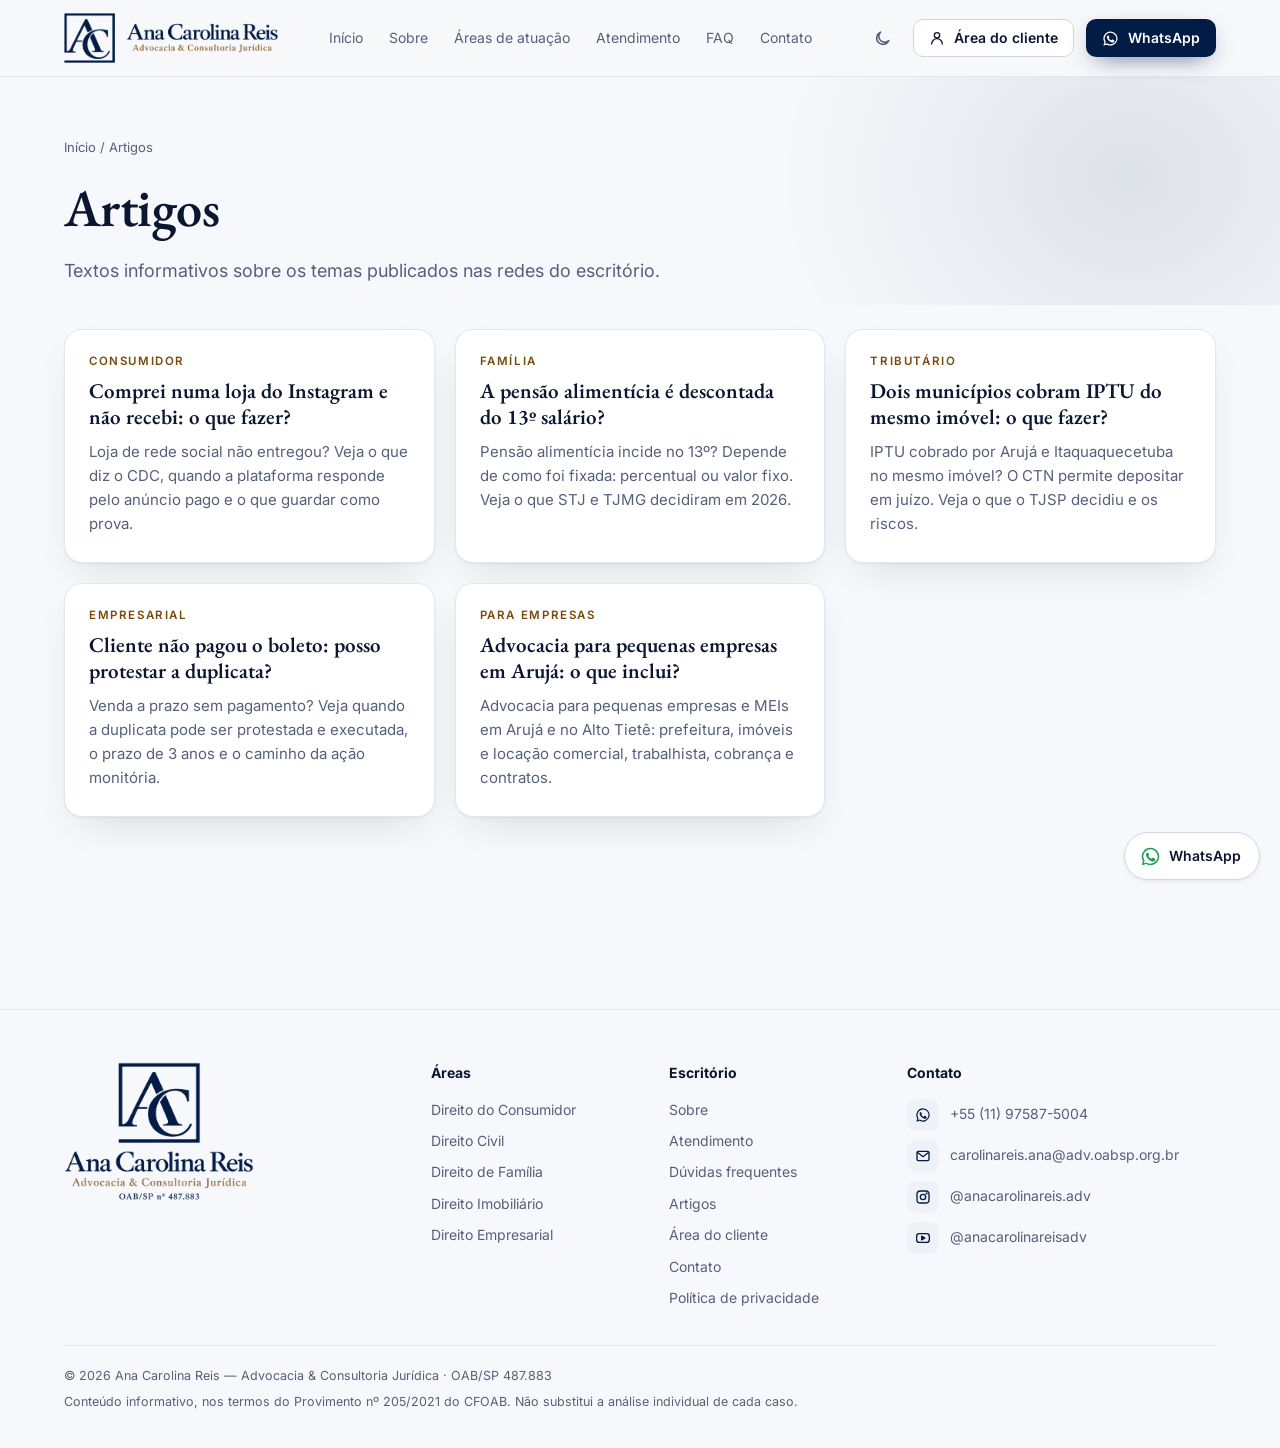
<file: artigos.html>
<!doctype html><html lang="pt-BR"><head><meta charset="utf-8"><meta name="viewport" content="width=device-width, initial-scale=1"><title>Artigos | Ana Carolina Reis — Advocacia em Arujá/SP</title><meta name="description" content="Artigos informativos sobre direito civil, do consumidor, de família, imobiliário e empresarial, com base na lei e em decisões dos tribunais."><link rel="canonical" href="https://anacarolinareis.adv.br/artigos"><meta property="og:type" content="website"><meta property="og:locale" content="pt_BR"><meta property="og:site_name" content="Ana Carolina Reis — Advocacia & Consultoria Jurídica"><meta property="og:title" content="Artigos | Ana Carolina Reis — Advocacia em Arujá/SP"><meta property="og:description" content="Artigos informativos sobre direito civil, do consumidor, de família, imobiliário e empresarial, com base na lei e em decisões dos tribunais."><meta property="og:url" content="https://anacarolinareis.adv.br/artigos"><meta property="og:image" content="https://anacarolinareis.adv.br/og-image.jpg"><meta name="theme-color" content="#021c46"><link rel="icon" href="favicon.png?v=20" type="image/png"><link rel="apple-touch-icon" href="apple-touch-icon.png"><script>(function(){try{var t=sessionStorage.getItem("acr-tema");if(t==="dark"||t==="light")document.documentElement.dataset.theme=t}catch(e){}})()</script><link rel="preconnect" href="https://fonts.googleapis.com"><link rel="preconnect" href="https://fonts.gstatic.com" crossorigin><link rel="stylesheet" href="https://fonts.googleapis.com/css2?family=EB+Garamond:ital,wght@0,500;0,600;1,500&family=Inter:wght@400;500;600;700&display=swap"><link rel="stylesheet" href="site.css?v=22"></head><body><a class="skip" href="#conteudo">Pular para o conteúdo</a><header class="top"><div class="wrap"><a class="brand brand-h" href="./#inicio" aria-label="Ana Carolina Reis, Advocacia &amp; Consultoria Jurídica, início"><img class="mark-l" src="logo-h2.png" alt="" width="214" height="50"><img class="mark-d" src="logo-h2-claro.png" alt="" width="214" height="50"></a><nav class="nav" aria-label="Principal"><a href="./#inicio">Início</a><a href="./#sobre">Sobre</a><a href="./#areas">Áreas de atuação</a><a href="./#atendimento">Atendimento</a><a href="./#faq">FAQ</a><a href="./#contato">Contato</a><a class="nav-cli" href="area-do-cliente">Área do cliente</a></nav><div class="top-r"><button class="icon-btn" type="button" data-theme-toggle aria-label="Alternar tema claro ou escuro"><svg viewBox="0 0 24 24" fill="none" stroke="currentColor" stroke-width="2" stroke-linecap="round" stroke-linejoin="round" aria-hidden="true" class="i-moon"><path d="M20 14.5A8 8 0 1 1 9.5 4a6.5 6.5 0 0 0 10.5 10.5z"/></svg><svg viewBox="0 0 24 24" fill="none" stroke="currentColor" stroke-width="2" stroke-linecap="round" stroke-linejoin="round" aria-hidden="true" class="i-sun"><circle cx="12" cy="12" r="4"/><path d="M12 2v2M12 20v2M4.9 4.9l1.4 1.4M17.7 17.7l1.4 1.4M2 12h2M20 12h2M4.9 19.1l1.4-1.4M17.7 6.3l1.4-1.4"/></svg></button><a class="btn btn-g btn-sm cli-btn" href="area-do-cliente"><svg viewBox="0 0 24 24" fill="none" stroke="currentColor" stroke-width="2" stroke-linecap="round" stroke-linejoin="round" aria-hidden="true"><circle cx="12" cy="8" r="4"/><path d="M4 21c0-4.4 3.6-8 8-8s8 3.6 8 8"/></svg><span class="lbl">Área do cliente</span></a><a class="btn btn-p btn-sm" href="https://wa.me/5511975875004?s=p" target="_blank" rel="noopener"><svg viewBox="0 0 24 24" fill="currentColor" aria-hidden="true"><path d="M12 2a10 10 0 0 0-8.6 15.1L2 22l5-1.3A10 10 0 1 0 12 2zm0 18.2a8.2 8.2 0 0 1-4.2-1.2l-.3-.2-3 .8.8-2.9-.2-.3A8.2 8.2 0 1 1 12 20.2zm4.5-6.1c-.2-.1-1.5-.7-1.7-.8-.2-.1-.4-.1-.6.1l-.8 1c-.1.2-.3.2-.5.1a6.7 6.7 0 0 1-3.3-2.9c-.2-.4.2-.4.7-1.3.1-.2 0-.3 0-.4l-.8-1.8c-.2-.5-.4-.4-.6-.4h-.5a1 1 0 0 0-.7.3 3 3 0 0 0-.9 2.2 5.2 5.2 0 0 0 1.1 2.8 11.9 11.9 0 0 0 4.6 4c1.7.7 2.4.8 3.2.7.5-.1 1.5-.6 1.7-1.2.2-.6.2-1.1.2-1.2-.1-.1-.3-.2-.5-.3z"/></svg><span class="lbl">WhatsApp</span></a><button class="icon-btn menu-btn" type="button" data-menu aria-label="Abrir menu" aria-expanded="false"><svg viewBox="0 0 24 24" fill="none" stroke="currentColor" stroke-width="2" stroke-linecap="round" stroke-linejoin="round" aria-hidden="true"><path d="M4 7h16M4 12h16M4 17h16"/></svg></button></div></div></header><main id="conteudo"><section class="t-hero"><div class="wrap"><nav class="crumbs"><a href="./">Início</a> / <a href="artigos">Artigos</a></nav><h1 data-art-h1>Artigos</h1><p class="lead" data-art-lead>Textos informativos sobre os temas publicados nas redes do escritório.</p></div></section><section class="sec" style="padding-top:24px"><div class="wrap"><div data-artigos-page></div></div></section></main><footer class="foot"><div class="wrap"><div class="foot-g"><div><a class="foot-logo" href="./#inicio" aria-label="Ana Carolina Reis, início"><img class="mark-l" src="logo-full.png" alt="Ana Carolina Reis — Advocacia &amp; Consultoria Jurídica — OAB/SP nº 487.883" width="247" height="180"><img class="mark-d" src="logo-full-claro.png" alt="" width="247" height="180"></a></div><div><h4>Áreas</h4><ul><li><a href="direito-do-consumidor">Direito do Consumidor</a></li><li><a href="batida-de-carro-quem-paga">Direito Civil</a></li><li><a href="pensao-alimenticia-aruja">Direito de Família</a></li><li><a href="./#areas">Direito Imobiliário</a></li><li><a href="para-empresas">Direito Empresarial</a></li></ul></div><div><h4>Escritório</h4><ul><li><a href="./#sobre">Sobre</a></li><li><a href="./#atendimento">Atendimento</a></li><li><a href="./#faq">Dúvidas frequentes</a></li><li><a href="artigos">Artigos</a></li><li><a href="area-do-cliente">Área do cliente</a></li><li><a href="./#contato">Contato</a></li><li><a href="politica-de-privacidade">Política de privacidade</a></li></ul></div><div class="fc"><h4>Contato</h4><ul class=""><li><a href="https://wa.me/5511975875004?s=p" target="_blank" rel="noopener"><span class="ci"><svg viewBox="0 0 24 24" fill="currentColor" aria-hidden="true"><path d="M12 2a10 10 0 0 0-8.6 15.1L2 22l5-1.3A10 10 0 1 0 12 2zm0 18.2a8.2 8.2 0 0 1-4.2-1.2l-.3-.2-3 .8.8-2.9-.2-.3A8.2 8.2 0 1 1 12 20.2zm4.5-6.1c-.2-.1-1.5-.7-1.7-.8-.2-.1-.4-.1-.6.1l-.8 1c-.1.2-.3.2-.5.1a6.7 6.7 0 0 1-3.3-2.9c-.2-.4.2-.4.7-1.3.1-.2 0-.3 0-.4l-.8-1.8c-.2-.5-.4-.4-.6-.4h-.5a1 1 0 0 0-.7.3 3 3 0 0 0-.9 2.2 5.2 5.2 0 0 0 1.1 2.8 11.9 11.9 0 0 0 4.6 4c1.7.7 2.4.8 3.2.7.5-.1 1.5-.6 1.7-1.2.2-.6.2-1.1.2-1.2-.1-.1-.3-.2-.5-.3z"/></svg></span><span>+55 (11) 97587-5004</span></a></li><li><a href="mailto:carolinareis.ana@adv.oabsp.org.br"><span class="ci"><svg viewBox="0 0 24 24" fill="none" stroke="currentColor" stroke-width="2" stroke-linecap="round" stroke-linejoin="round" aria-hidden="true"><rect x="3" y="5" width="18" height="14" rx="2"/><path d="m3.5 6.5 8.5 6.5 8.5-6.5"/></svg></span><span>carolinareis.ana@adv.oabsp.org.br</span></a></li><li><a href="https://www.instagram.com/anacarolinareis.adv/" target="_blank" rel="noopener"><span class="ci"><svg viewBox="0 0 24 24" fill="none" stroke="currentColor" stroke-width="2" stroke-linecap="round" stroke-linejoin="round" aria-hidden="true"><rect x="3" y="3" width="18" height="18" rx="5"/><circle cx="12" cy="12" r="4"/><circle cx="17.3" cy="6.7" r=".6" fill="currentColor"/></svg></span><span>@anacarolinareis.adv</span></a></li><li><a href="https://www.youtube.com/@anacarolinareisadv" target="_blank" rel="noopener"><span class="ci"><svg viewBox="0 0 24 24" fill="none" stroke="currentColor" stroke-width="2" stroke-linecap="round" stroke-linejoin="round" aria-hidden="true"><rect x="2.5" y="5.5" width="19" height="13" rx="4"/><path d="m10 9.2 5 2.8-5 2.8z" fill="currentColor"/></svg></span><span>@anacarolinareisadv</span></a></li></ul></div></div><div class="legal"><span>© <span data-year>2026</span> Ana Carolina Reis — Advocacia & Consultoria Jurídica · OAB/SP 487.883</span><span>Conteúdo informativo, nos termos do Provimento nº 205/2021 do CFOAB. Não substitui a análise individual de cada caso.</span></div></div></footer><a class="wa" href="https://wa.me/5511975875004?s=p" target="_blank" rel="noopener" aria-label="Conversar pelo WhatsApp"><svg viewBox="0 0 24 24" fill="currentColor" aria-hidden="true"><path d="M12 2a10 10 0 0 0-8.6 15.1L2 22l5-1.3A10 10 0 1 0 12 2zm0 18.2a8.2 8.2 0 0 1-4.2-1.2l-.3-.2-3 .8.8-2.9-.2-.3A8.2 8.2 0 1 1 12 20.2zm4.5-6.1c-.2-.1-1.5-.7-1.7-.8-.2-.1-.4-.1-.6.1l-.8 1c-.1.2-.3.2-.5.1a6.7 6.7 0 0 1-3.3-2.9c-.2-.4.2-.4.7-1.3.1-.2 0-.3 0-.4l-.8-1.8c-.2-.5-.4-.4-.6-.4h-.5a1 1 0 0 0-.7.3 3 3 0 0 0-.9 2.2 5.2 5.2 0 0 0 1.1 2.8 11.9 11.9 0 0 0 4.6 4c1.7.7 2.4.8 3.2.7.5-.1 1.5-.6 1.7-1.2.2-.6.2-1.1.2-1.2-.1-.1-.3-.2-.5-.3z"/></svg><span class="lbl">WhatsApp</span></a><script src="site.js?v=21" defer></script></body></html>
</file>
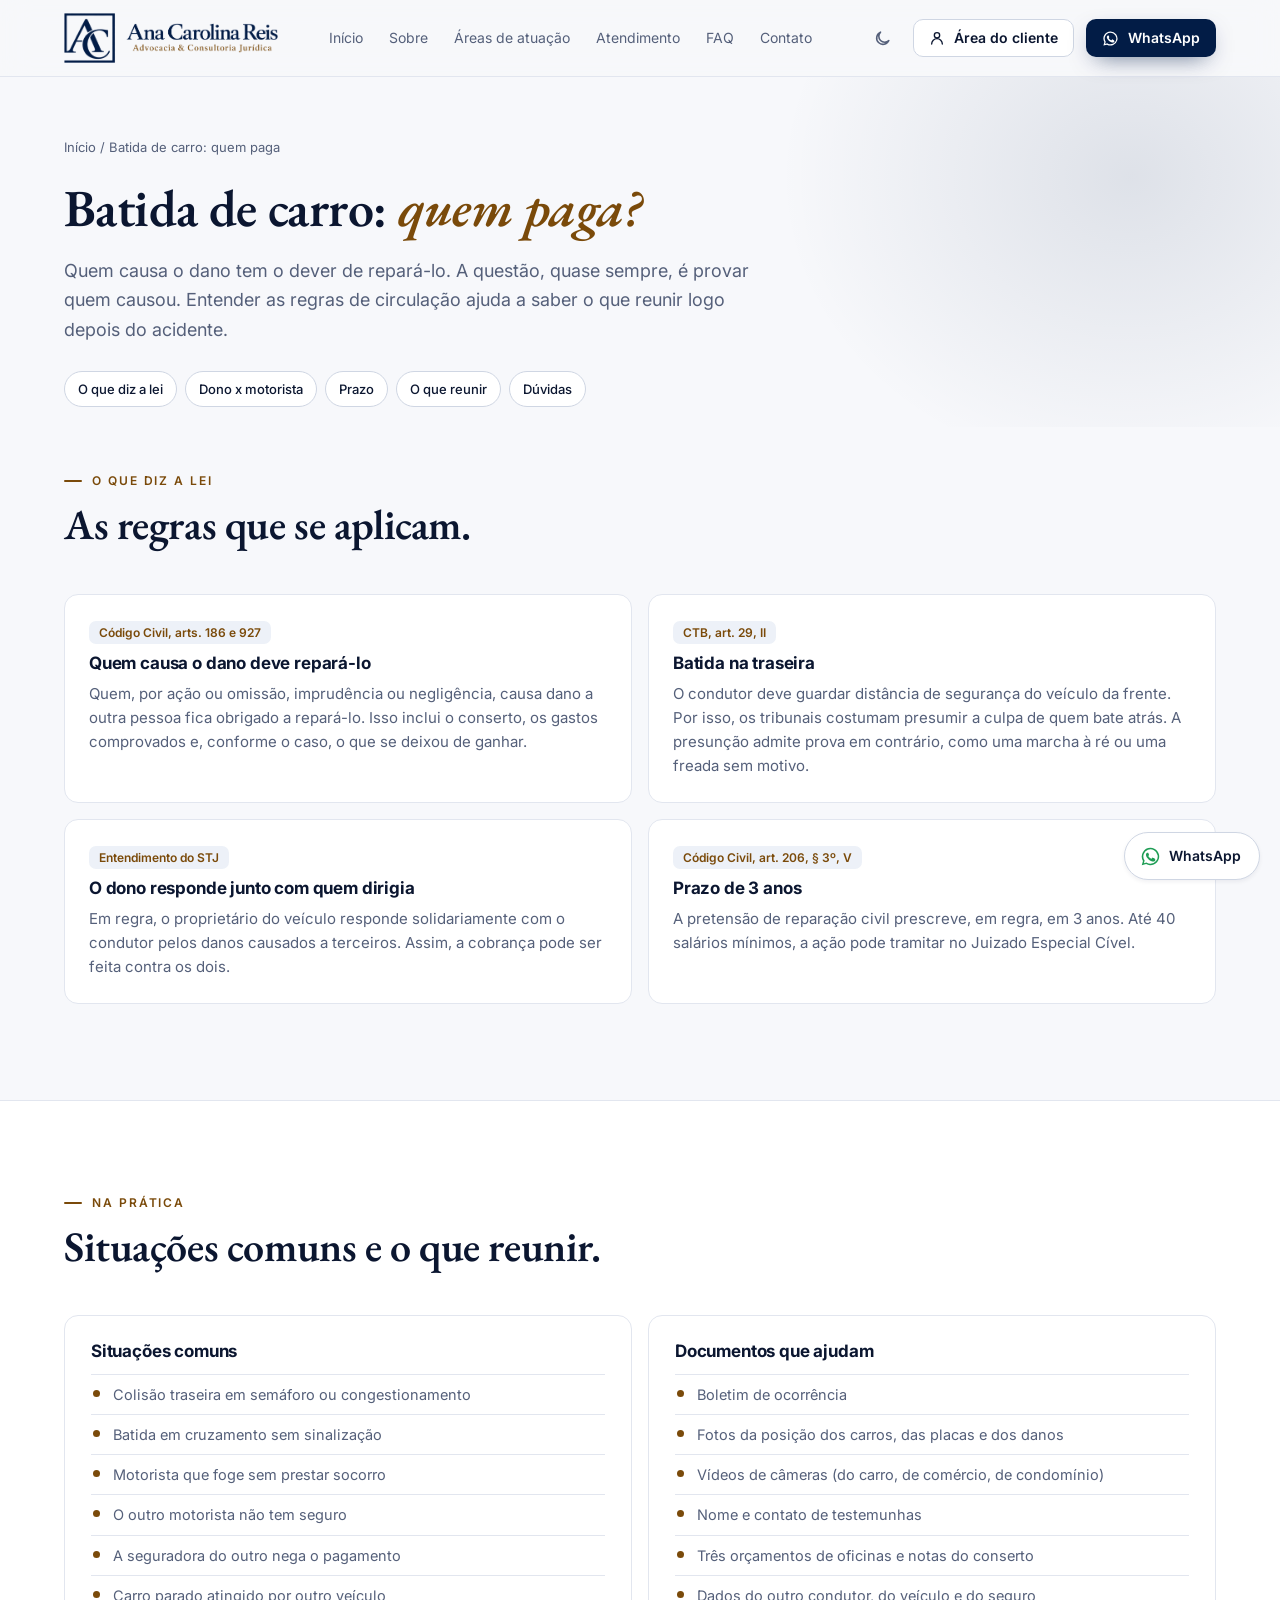
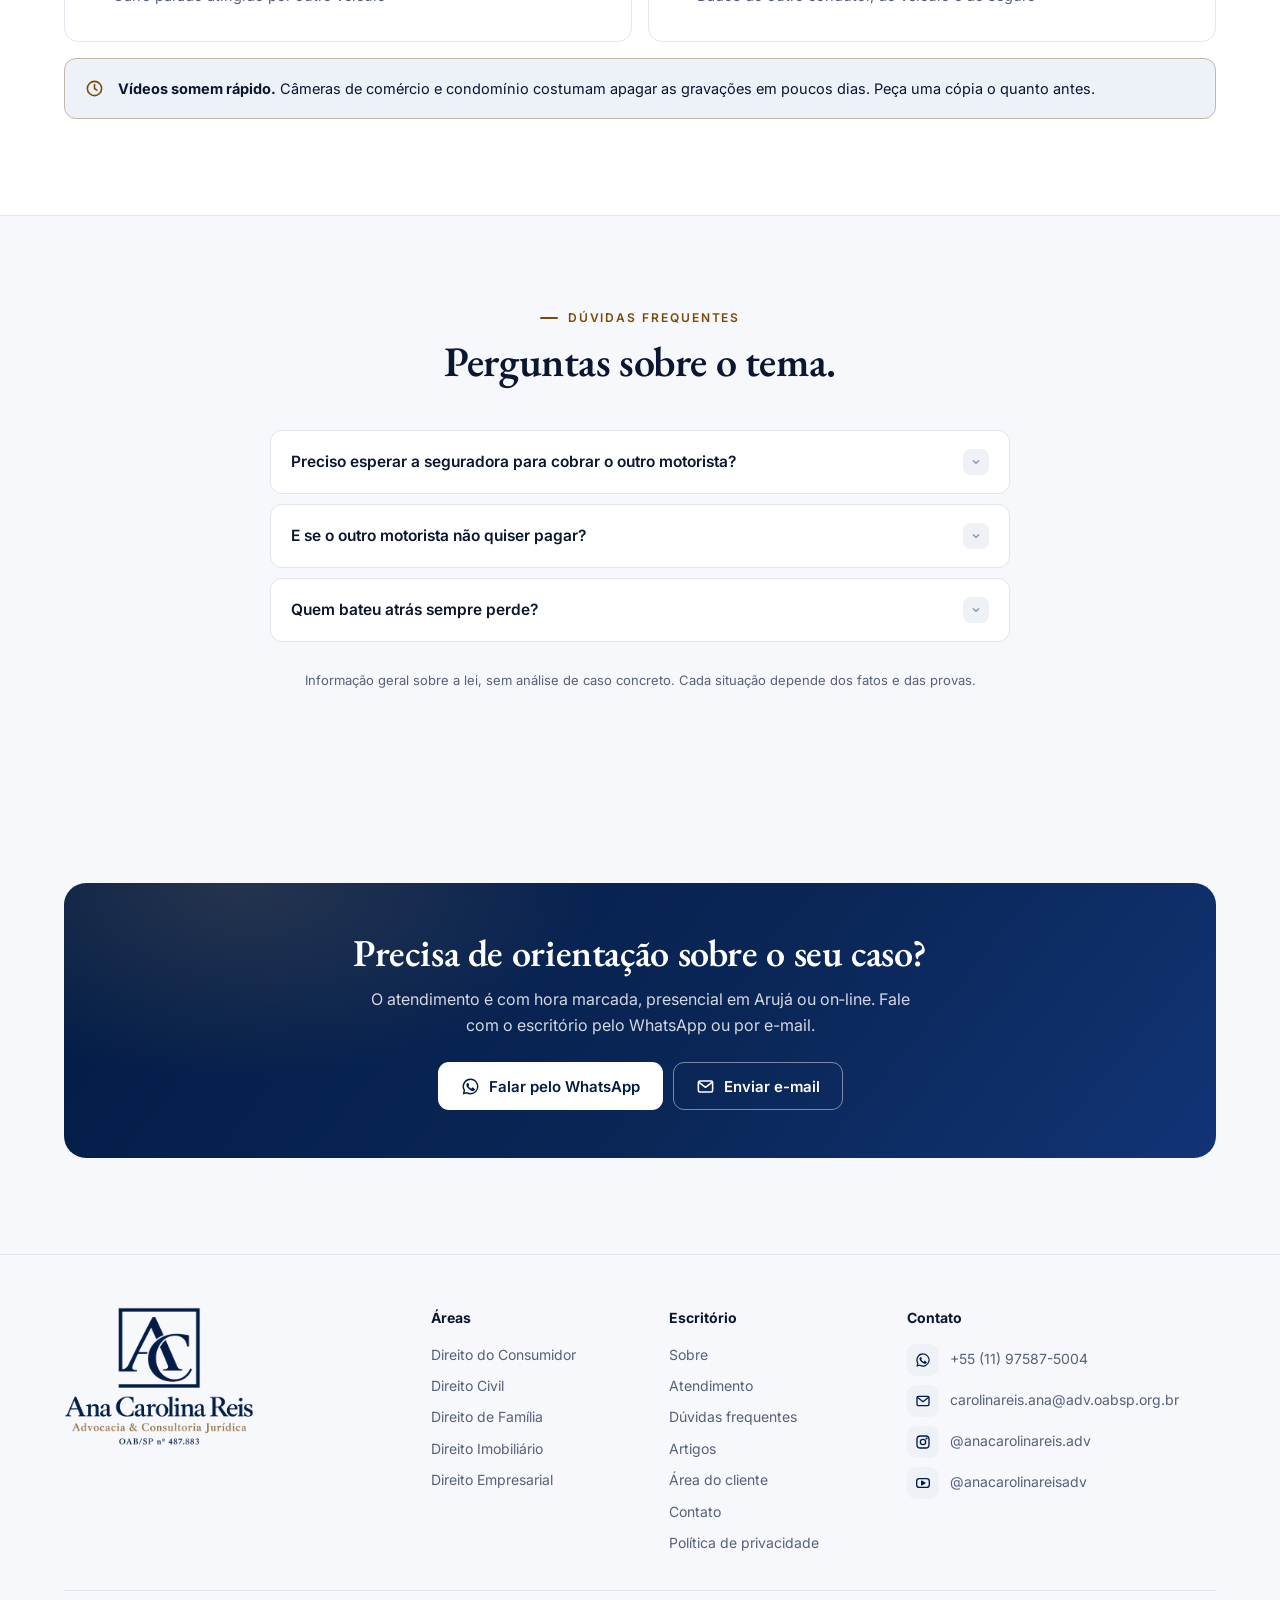
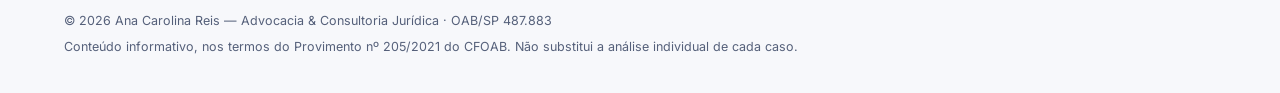
<file: batida-de-carro-quem-paga.html>
<!doctype html><html lang="pt-BR"><head><meta charset="utf-8"><meta name="viewport" content="width=device-width, initial-scale=1"><title>Batida de carro: quem paga o conserto? | Ana Carolina Reis, advogada em Arujá</title><meta name="description" content="Colisão traseira, culpa no trânsito, responsabilidade do dono do veículo e prazo para pedir indenização. O que dizem o Código de Trânsito e o Código Civil."><link rel="canonical" href="https://anacarolinareis.adv.br/batida-de-carro-quem-paga"><meta property="og:type" content="website"><meta property="og:locale" content="pt_BR"><meta property="og:site_name" content="Ana Carolina Reis — Advocacia & Consultoria Jurídica"><meta property="og:title" content="Batida de carro: quem paga o conserto? | Ana Carolina Reis, advogada em Arujá"><meta property="og:description" content="Colisão traseira, culpa no trânsito, responsabilidade do dono do veículo e prazo para pedir indenização. O que dizem o Código de Trânsito e o Código Civil."><meta property="og:url" content="https://anacarolinareis.adv.br/batida-de-carro-quem-paga"><meta property="og:image" content="https://anacarolinareis.adv.br/og-image.jpg"><meta name="theme-color" content="#021c46"><link rel="icon" href="favicon.png?v=20" type="image/png"><link rel="apple-touch-icon" href="apple-touch-icon.png"><script>(function(){try{var t=sessionStorage.getItem("acr-tema");if(t==="dark"||t==="light")document.documentElement.dataset.theme=t}catch(e){}})()</script><link rel="preconnect" href="https://fonts.googleapis.com"><link rel="preconnect" href="https://fonts.gstatic.com" crossorigin><link rel="stylesheet" href="https://fonts.googleapis.com/css2?family=EB+Garamond:ital,wght@0,500;0,600;1,500&family=Inter:wght@400;500;600;700&display=swap"><link rel="stylesheet" href="site.css?v=22"><script type="application/ld+json">[{"@context": "https://schema.org", "@type": "FAQPage", "mainEntity": [{"@type": "Question", "name": "Preciso esperar a seguradora para cobrar o outro motorista?", "acceptedAnswer": {"@type": "Answer", "text": "Não. Quem tem seguro pode acionar o próprio seguro e pagar a franquia, e depois cobrar do causador o valor da franquia e outros prejuízos. Também é possível cobrar o causador diretamente."}}, {"@type": "Question", "name": "E se o outro motorista não quiser pagar?", "acceptedAnswer": {"@type": "Answer", "text": "A cobrança pode ser feita na Justiça. Até 40 salários mínimos, a ação pode correr no Juizado Especial Cível, e até 20 salários mínimos a lei permite entrar sem advogado."}}, {"@type": "Question", "name": "Quem bateu atrás sempre perde?", "acceptedAnswer": {"@type": "Answer", "text": "Não. A presunção de culpa de quem bate atrás é relativa e pode ser afastada por provas, como vídeo mostrando que o carro da frente deu marcha à ré ou mudou de faixa de forma brusca."}}]}, {"@context": "https://schema.org", "@type": "BreadcrumbList", "itemListElement": [{"@type": "ListItem", "position": 1, "name": "Início", "item": "https://anacarolinareis.adv.br/"}, {"@type": "ListItem", "position": 2, "name": "Batida de carro: quem paga", "item": "https://anacarolinareis.adv.br/batida-de-carro-quem-paga"}]}]</script></head><body><a class="skip" href="#conteudo">Pular para o conteúdo</a><header class="top"><div class="wrap"><a class="brand brand-h" href="./#inicio" aria-label="Ana Carolina Reis, Advocacia &amp; Consultoria Jurídica, início"><img class="mark-l" src="logo-h2.png" alt="" width="214" height="50"><img class="mark-d" src="logo-h2-claro.png" alt="" width="214" height="50"></a><nav class="nav" aria-label="Principal"><a href="./#inicio">Início</a><a href="./#sobre">Sobre</a><a href="./#areas">Áreas de atuação</a><a href="./#atendimento">Atendimento</a><a href="./#faq">FAQ</a><a href="./#contato">Contato</a><a class="nav-cli" href="area-do-cliente">Área do cliente</a></nav><div class="top-r"><button class="icon-btn" type="button" data-theme-toggle aria-label="Alternar tema claro ou escuro"><svg viewBox="0 0 24 24" fill="none" stroke="currentColor" stroke-width="2" stroke-linecap="round" stroke-linejoin="round" aria-hidden="true" class="i-moon"><path d="M20 14.5A8 8 0 1 1 9.5 4a6.5 6.5 0 0 0 10.5 10.5z"/></svg><svg viewBox="0 0 24 24" fill="none" stroke="currentColor" stroke-width="2" stroke-linecap="round" stroke-linejoin="round" aria-hidden="true" class="i-sun"><circle cx="12" cy="12" r="4"/><path d="M12 2v2M12 20v2M4.9 4.9l1.4 1.4M17.7 17.7l1.4 1.4M2 12h2M20 12h2M4.9 19.1l1.4-1.4M17.7 6.3l1.4-1.4"/></svg></button><a class="btn btn-g btn-sm cli-btn" href="area-do-cliente"><svg viewBox="0 0 24 24" fill="none" stroke="currentColor" stroke-width="2" stroke-linecap="round" stroke-linejoin="round" aria-hidden="true"><circle cx="12" cy="8" r="4"/><path d="M4 21c0-4.4 3.6-8 8-8s8 3.6 8 8"/></svg><span class="lbl">Área do cliente</span></a><a class="btn btn-p btn-sm" href="https://wa.me/5511975875004?s=p" target="_blank" rel="noopener"><svg viewBox="0 0 24 24" fill="currentColor" aria-hidden="true"><path d="M12 2a10 10 0 0 0-8.6 15.1L2 22l5-1.3A10 10 0 1 0 12 2zm0 18.2a8.2 8.2 0 0 1-4.2-1.2l-.3-.2-3 .8.8-2.9-.2-.3A8.2 8.2 0 1 1 12 20.2zm4.5-6.1c-.2-.1-1.5-.7-1.7-.8-.2-.1-.4-.1-.6.1l-.8 1c-.1.2-.3.2-.5.1a6.7 6.7 0 0 1-3.3-2.9c-.2-.4.2-.4.7-1.3.1-.2 0-.3 0-.4l-.8-1.8c-.2-.5-.4-.4-.6-.4h-.5a1 1 0 0 0-.7.3 3 3 0 0 0-.9 2.2 5.2 5.2 0 0 0 1.1 2.8 11.9 11.9 0 0 0 4.6 4c1.7.7 2.4.8 3.2.7.5-.1 1.5-.6 1.7-1.2.2-.6.2-1.1.2-1.2-.1-.1-.3-.2-.5-.3z"/></svg><span class="lbl">WhatsApp</span></a><button class="icon-btn menu-btn" type="button" data-menu aria-label="Abrir menu" aria-expanded="false"><svg viewBox="0 0 24 24" fill="none" stroke="currentColor" stroke-width="2" stroke-linecap="round" stroke-linejoin="round" aria-hidden="true"><path d="M4 7h16M4 12h16M4 17h16"/></svg></button></div></div></header><main id="conteudo"><section class="t-hero"><div class="wrap"><nav class="crumbs" aria-label="Você está em"><a href="./">Início</a> / Batida de carro: quem paga</nav><h1>Batida de carro: <span class="em">quem paga?</span></h1><p class="lead">Quem causa o dano tem o dever de repará-lo. A questão, quase sempre, é provar quem causou. Entender as regras de circulação ajuda a saber o que reunir logo depois do acidente.</p><div class="toc"><a href="#lei">O que diz a lei</a><a href="#dono">Dono x motorista</a><a href="#prazos">Prazo</a><a href="#na-pratica">O que reunir</a><a href="#duvidas">Dúvidas</a></div></div></section><section class="sec" id="lei" style="padding-top:48px"><div class="wrap"><div class="sec-h rv"><span class="eyebrow">O que diz a lei</span><h2>As regras que se aplicam.</h2></div><div class="law-g"><div class="law-c rv"><span class="ref">Código Civil, arts. 186 e 927</span><h3>Quem causa o dano deve repará-lo</h3><p>Quem, por ação ou omissão, imprudência ou negligência, causa dano a outra pessoa fica obrigado a repará-lo. Isso inclui o conserto, os gastos comprovados e, conforme o caso, o que se deixou de ganhar.</p></div><div class="law-c rv"><span class="ref">CTB, art. 29, II</span><h3>Batida na traseira</h3><p>O condutor deve guardar distância de segurança do veículo da frente. Por isso, os tribunais costumam presumir a culpa de quem bate atrás. A presunção admite prova em contrário, como uma marcha à ré ou uma freada sem motivo.</p></div><div class="law-c rv" id="dono"><span class="ref">Entendimento do STJ</span><h3>O dono responde junto com quem dirigia</h3><p>Em regra, o proprietário do veículo responde solidariamente com o condutor pelos danos causados a terceiros. Assim, a cobrança pode ser feita contra os dois.</p></div><div class="law-c rv" id="prazos"><span class="ref">Código Civil, art. 206, § 3º, V</span><h3>Prazo de 3 anos</h3><p>A pretensão de reparação civil prescreve, em regra, em 3 anos. Até 40 salários mínimos, a ação pode tramitar no Juizado Especial Cível.</p></div></div></div></section><section class="sec sec-alt" id="na-pratica"><div class="wrap"><div class="sec-h rv"><span class="eyebrow">Na prática</span><h2>Situações comuns e o que reunir.</h2></div><div class="two"><div class="box rv"><h3>Situações comuns</h3><ul><li>Colisão traseira em semáforo ou congestionamento</li><li>Batida em cruzamento sem sinalização</li><li>Motorista que foge sem prestar socorro</li><li>O outro motorista não tem seguro</li><li>A seguradora do outro nega o pagamento</li><li>Carro parado atingido por outro veículo</li></ul></div><div class="box rv"><h3>Documentos que ajudam</h3><ul><li>Boletim de ocorrência</li><li>Fotos da posição dos carros, das placas e dos danos</li><li>Vídeos de câmeras (do carro, de comércio, de condomínio)</li><li>Nome e contato de testemunhas</li><li>Três orçamentos de oficinas e notas do conserto</li><li>Dados do outro condutor, do veículo e do seguro</li></ul></div></div><div class="callout rv"><svg viewBox="0 0 24 24" fill="none" stroke="currentColor" stroke-width="2" stroke-linecap="round" stroke-linejoin="round" aria-hidden="true"><circle cx="12" cy="12" r="9"/><path d="M12 7v5l3 2"/></svg><p><b>Vídeos somem rápido.</b> Câmeras de comércio e condomínio costumam apagar as gravações em poucos dias. Peça uma cópia o quanto antes.</p></div></div></section><section class="sec" id="duvidas"><div class="wrap"><div class="sec-h c rv"><span class="eyebrow">Dúvidas frequentes</span><h2>Perguntas sobre o tema.</h2></div><div class="faq rv"><details><summary>Preciso esperar a seguradora para cobrar o outro motorista?</summary><div class="a"><p>Não. Quem tem seguro pode acionar o próprio seguro e pagar a franquia, e depois cobrar do causador o valor da franquia e outros prejuízos. Também é possível cobrar o causador diretamente.</p></div></details><details><summary>E se o outro motorista não quiser pagar?</summary><div class="a"><p>A cobrança pode ser feita na Justiça. Até 40 salários mínimos, a ação pode correr no Juizado Especial Cível, e até 20 salários mínimos a lei permite entrar sem advogado.</p></div></details><details><summary>Quem bateu atrás sempre perde?</summary><div class="a"><p>Não. A presunção de culpa de quem bate atrás é relativa e pode ser afastada por provas, como vídeo mostrando que o carro da frente deu marcha à ré ou mudou de faixa de forma brusca.</p></div></details></div><p class="disc">Informação geral sobre a lei, sem análise de caso concreto. Cada situação depende dos fatos e das provas.</p></div></section><section class="sec" style="padding-bottom:0"><div class="wrap"><div class="band mini-band rv"><h2>Precisa de orientação sobre o seu caso?</h2><p>O atendimento é com hora marcada, presencial em Arujá ou on‑line. Fale com o escritório pelo WhatsApp ou por e-mail.</p><div class="row"><a class="btn btn-w" href="https://wa.me/5511975875004?s=p" target="_blank" rel="noopener"><svg viewBox="0 0 24 24" fill="currentColor" aria-hidden="true"><path d="M12 2a10 10 0 0 0-8.6 15.1L2 22l5-1.3A10 10 0 1 0 12 2zm0 18.2a8.2 8.2 0 0 1-4.2-1.2l-.3-.2-3 .8.8-2.9-.2-.3A8.2 8.2 0 1 1 12 20.2zm4.5-6.1c-.2-.1-1.5-.7-1.7-.8-.2-.1-.4-.1-.6.1l-.8 1c-.1.2-.3.2-.5.1a6.7 6.7 0 0 1-3.3-2.9c-.2-.4.2-.4.7-1.3.1-.2 0-.3 0-.4l-.8-1.8c-.2-.5-.4-.4-.6-.4h-.5a1 1 0 0 0-.7.3 3 3 0 0 0-.9 2.2 5.2 5.2 0 0 0 1.1 2.8 11.9 11.9 0 0 0 4.6 4c1.7.7 2.4.8 3.2.7.5-.1 1.5-.6 1.7-1.2.2-.6.2-1.1.2-1.2-.1-.1-.3-.2-.5-.3z"/></svg>Falar pelo WhatsApp</a><a class="btn btn-o" href="mailto:carolinareis.ana@adv.oabsp.org.br"><svg viewBox="0 0 24 24" fill="none" stroke="currentColor" stroke-width="2" stroke-linecap="round" stroke-linejoin="round" aria-hidden="true"><rect x="3" y="5" width="18" height="14" rx="2"/><path d="m3.5 6.5 8.5 6.5 8.5-6.5"/></svg>Enviar e-mail</a></div></div></div></section></main><footer class="foot"><div class="wrap"><div class="foot-g"><div><a class="foot-logo" href="./#inicio" aria-label="Ana Carolina Reis, início"><img class="mark-l" src="logo-full.png" alt="Ana Carolina Reis — Advocacia &amp; Consultoria Jurídica — OAB/SP nº 487.883" width="247" height="180"><img class="mark-d" src="logo-full-claro.png" alt="" width="247" height="180"></a></div><div><h4>Áreas</h4><ul><li><a href="direito-do-consumidor">Direito do Consumidor</a></li><li><a href="batida-de-carro-quem-paga">Direito Civil</a></li><li><a href="pensao-alimenticia-aruja">Direito de Família</a></li><li><a href="./#areas">Direito Imobiliário</a></li><li><a href="para-empresas">Direito Empresarial</a></li></ul></div><div><h4>Escritório</h4><ul><li><a href="./#sobre">Sobre</a></li><li><a href="./#atendimento">Atendimento</a></li><li><a href="./#faq">Dúvidas frequentes</a></li><li><a href="artigos">Artigos</a></li><li><a href="area-do-cliente">Área do cliente</a></li><li><a href="./#contato">Contato</a></li><li><a href="politica-de-privacidade">Política de privacidade</a></li></ul></div><div class="fc"><h4>Contato</h4><ul class=""><li><a href="https://wa.me/5511975875004?s=p" target="_blank" rel="noopener"><span class="ci"><svg viewBox="0 0 24 24" fill="currentColor" aria-hidden="true"><path d="M12 2a10 10 0 0 0-8.6 15.1L2 22l5-1.3A10 10 0 1 0 12 2zm0 18.2a8.2 8.2 0 0 1-4.2-1.2l-.3-.2-3 .8.8-2.9-.2-.3A8.2 8.2 0 1 1 12 20.2zm4.5-6.1c-.2-.1-1.5-.7-1.7-.8-.2-.1-.4-.1-.6.1l-.8 1c-.1.2-.3.2-.5.1a6.7 6.7 0 0 1-3.3-2.9c-.2-.4.2-.4.7-1.3.1-.2 0-.3 0-.4l-.8-1.8c-.2-.5-.4-.4-.6-.4h-.5a1 1 0 0 0-.7.3 3 3 0 0 0-.9 2.2 5.2 5.2 0 0 0 1.1 2.8 11.9 11.9 0 0 0 4.6 4c1.7.7 2.4.8 3.2.7.5-.1 1.5-.6 1.7-1.2.2-.6.2-1.1.2-1.2-.1-.1-.3-.2-.5-.3z"/></svg></span><span>+55 (11) 97587-5004</span></a></li><li><a href="mailto:carolinareis.ana@adv.oabsp.org.br"><span class="ci"><svg viewBox="0 0 24 24" fill="none" stroke="currentColor" stroke-width="2" stroke-linecap="round" stroke-linejoin="round" aria-hidden="true"><rect x="3" y="5" width="18" height="14" rx="2"/><path d="m3.5 6.5 8.5 6.5 8.5-6.5"/></svg></span><span>carolinareis.ana@adv.oabsp.org.br</span></a></li><li><a href="https://www.instagram.com/anacarolinareis.adv/" target="_blank" rel="noopener"><span class="ci"><svg viewBox="0 0 24 24" fill="none" stroke="currentColor" stroke-width="2" stroke-linecap="round" stroke-linejoin="round" aria-hidden="true"><rect x="3" y="3" width="18" height="18" rx="5"/><circle cx="12" cy="12" r="4"/><circle cx="17.3" cy="6.7" r=".6" fill="currentColor"/></svg></span><span>@anacarolinareis.adv</span></a></li><li><a href="https://www.youtube.com/@anacarolinareisadv" target="_blank" rel="noopener"><span class="ci"><svg viewBox="0 0 24 24" fill="none" stroke="currentColor" stroke-width="2" stroke-linecap="round" stroke-linejoin="round" aria-hidden="true"><rect x="2.5" y="5.5" width="19" height="13" rx="4"/><path d="m10 9.2 5 2.8-5 2.8z" fill="currentColor"/></svg></span><span>@anacarolinareisadv</span></a></li></ul></div></div><div class="legal"><span>© <span data-year>2026</span> Ana Carolina Reis — Advocacia & Consultoria Jurídica · OAB/SP 487.883</span><span>Conteúdo informativo, nos termos do Provimento nº 205/2021 do CFOAB. Não substitui a análise individual de cada caso.</span></div></div></footer><a class="wa" href="https://wa.me/5511975875004?s=p" target="_blank" rel="noopener" aria-label="Conversar pelo WhatsApp"><svg viewBox="0 0 24 24" fill="currentColor" aria-hidden="true"><path d="M12 2a10 10 0 0 0-8.6 15.1L2 22l5-1.3A10 10 0 1 0 12 2zm0 18.2a8.2 8.2 0 0 1-4.2-1.2l-.3-.2-3 .8.8-2.9-.2-.3A8.2 8.2 0 1 1 12 20.2zm4.5-6.1c-.2-.1-1.5-.7-1.7-.8-.2-.1-.4-.1-.6.1l-.8 1c-.1.2-.3.2-.5.1a6.7 6.7 0 0 1-3.3-2.9c-.2-.4.2-.4.7-1.3.1-.2 0-.3 0-.4l-.8-1.8c-.2-.5-.4-.4-.6-.4h-.5a1 1 0 0 0-.7.3 3 3 0 0 0-.9 2.2 5.2 5.2 0 0 0 1.1 2.8 11.9 11.9 0 0 0 4.6 4c1.7.7 2.4.8 3.2.7.5-.1 1.5-.6 1.7-1.2.2-.6.2-1.1.2-1.2-.1-.1-.3-.2-.5-.3z"/></svg><span class="lbl">WhatsApp</span></a><script src="site.js?v=21" defer></script></body></html>
</file>
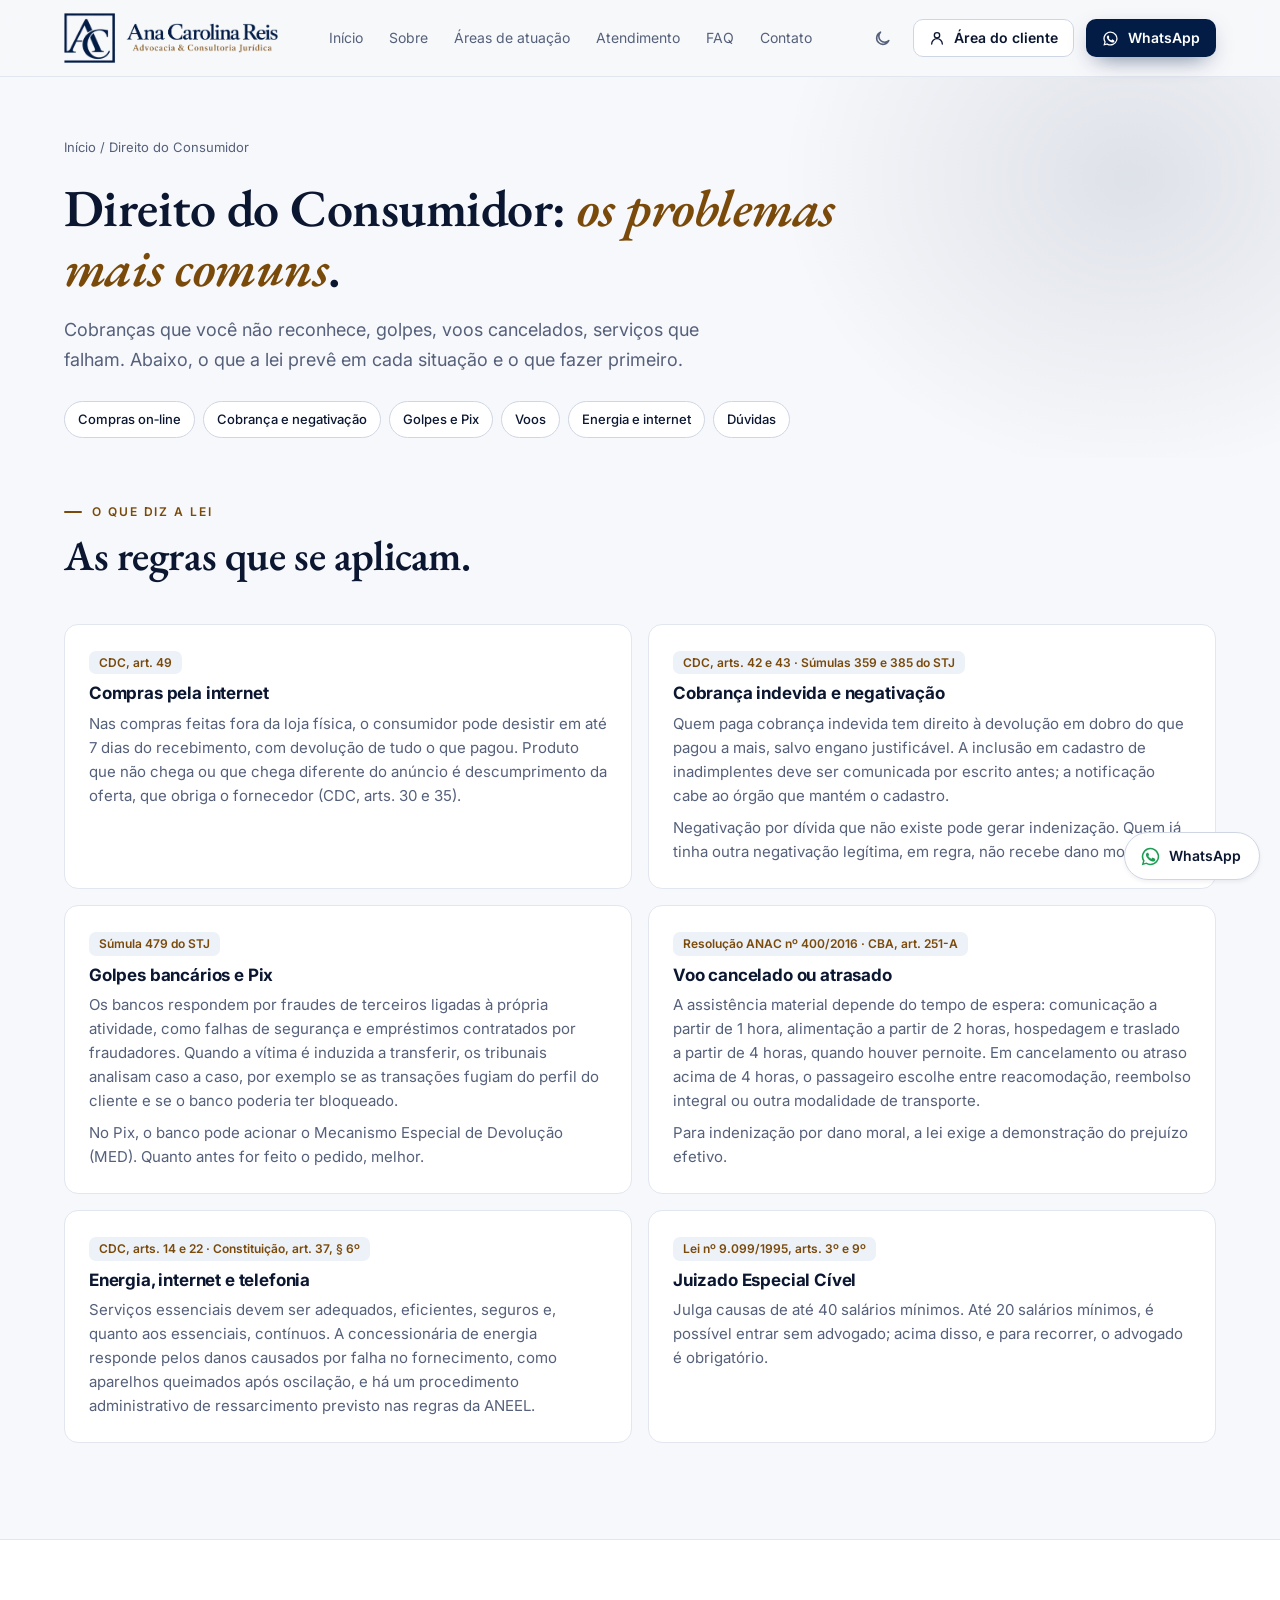
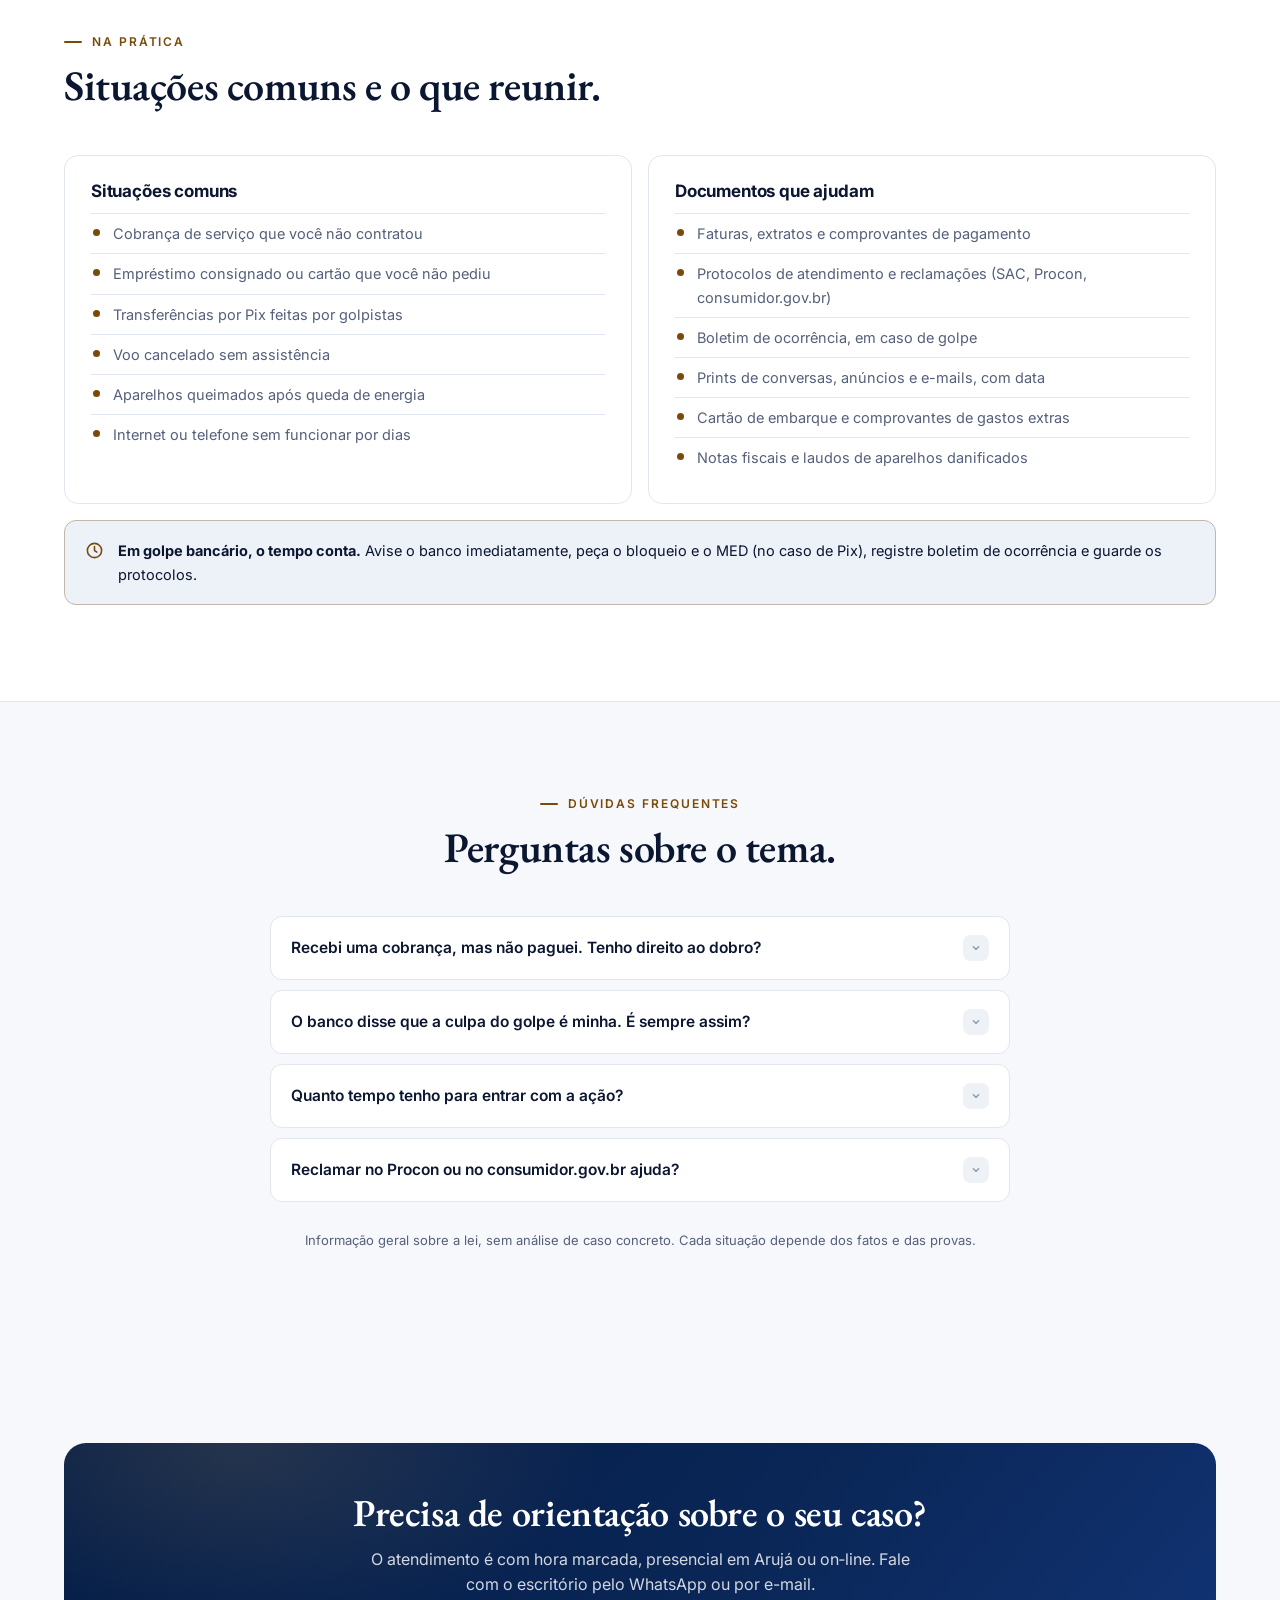
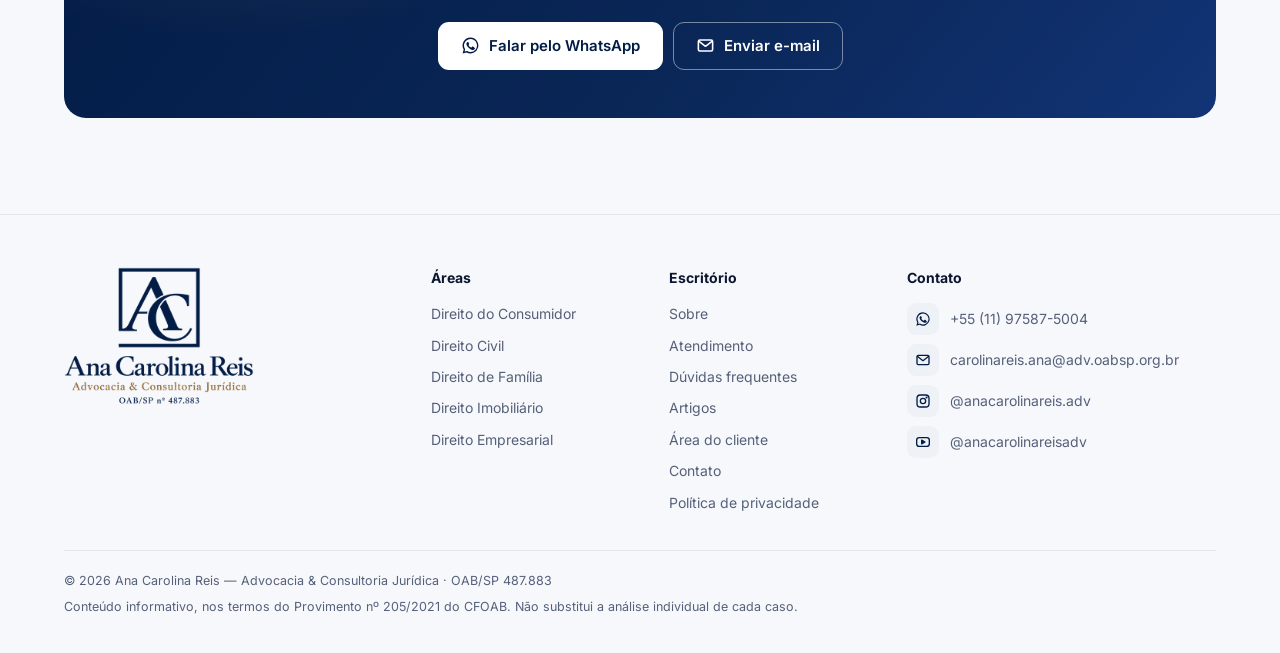
<file: direito-do-consumidor.html>
<!doctype html><html lang="pt-BR"><head><meta charset="utf-8"><meta name="viewport" content="width=device-width, initial-scale=1"><title>Direito do Consumidor em Arujá: cobranças, golpes, voos e serviços | Ana Carolina Reis</title><meta name="description" content="Cobrança indevida, negativação, golpes bancários e Pix, voo cancelado, energia, internet e compras on-line: o que diz o Código de Defesa do Consumidor. Advogada em Arujá/SP."><link rel="canonical" href="https://anacarolinareis.adv.br/direito-do-consumidor"><meta property="og:type" content="website"><meta property="og:locale" content="pt_BR"><meta property="og:site_name" content="Ana Carolina Reis — Advocacia & Consultoria Jurídica"><meta property="og:title" content="Direito do Consumidor em Arujá: cobranças, golpes, voos e serviços | Ana Carolina Reis"><meta property="og:description" content="Cobrança indevida, negativação, golpes bancários e Pix, voo cancelado, energia, internet e compras on-line: o que diz o Código de Defesa do Consumidor. Advogada em Arujá/SP."><meta property="og:url" content="https://anacarolinareis.adv.br/direito-do-consumidor"><meta property="og:image" content="https://anacarolinareis.adv.br/og-image.jpg"><meta name="theme-color" content="#021c46"><link rel="icon" href="favicon.png?v=20" type="image/png"><link rel="apple-touch-icon" href="apple-touch-icon.png"><script>(function(){try{var t=sessionStorage.getItem("acr-tema");if(t==="dark"||t==="light")document.documentElement.dataset.theme=t}catch(e){}})()</script><link rel="preconnect" href="https://fonts.googleapis.com"><link rel="preconnect" href="https://fonts.gstatic.com" crossorigin><link rel="stylesheet" href="https://fonts.googleapis.com/css2?family=EB+Garamond:ital,wght@0,500;0,600;1,500&family=Inter:wght@400;500;600;700&display=swap"><link rel="stylesheet" href="site.css?v=22"><script type="application/ld+json">[{"@context": "https://schema.org", "@type": "FAQPage", "mainEntity": [{"@type": "Question", "name": "Recebi uma cobrança, mas não paguei. Tenho direito ao dobro?", "acceptedAnswer": {"@type": "Answer", "text": "A devolução em dobro do art. 42 do CDC alcança o que foi efetivamente pago. Cobrança sem pagamento não gera devolução, mas, conforme o caso, pode gerar a declaração de que a dívida não existe e indenização."}}, {"@type": "Question", "name": "O banco disse que a culpa do golpe é minha. É sempre assim?", "acceptedAnswer": {"@type": "Answer", "text": "Não. Os tribunais avaliam se houve falha do banco, como permitir transações muito diferentes do padrão do cliente, e se a vítima contribuiu decisivamente. Há decisões nos dois sentidos, por isso as provas são importantes."}}, {"@type": "Question", "name": "Quanto tempo tenho para entrar com a ação?", "acceptedAnswer": {"@type": "Answer", "text": "Depende do caso. Para danos causados por defeito de produto ou serviço, o prazo é de 5 anos (CDC, art. 27). Os prazos para reclamar de vícios são menores (30 ou 90 dias). Vale verificar o quanto antes."}}, {"@type": "Question", "name": "Reclamar no Procon ou no consumidor.gov.br ajuda?", "acceptedAnswer": {"@type": "Answer", "text": "Sim. Além de poder resolver o problema, a reclamação registrada serve como prova de que a empresa foi avisada e de como respondeu."}}]}, {"@context": "https://schema.org", "@type": "BreadcrumbList", "itemListElement": [{"@type": "ListItem", "position": 1, "name": "Início", "item": "https://anacarolinareis.adv.br/"}, {"@type": "ListItem", "position": 2, "name": "Direito do Consumidor", "item": "https://anacarolinareis.adv.br/direito-do-consumidor"}]}]</script></head><body><a class="skip" href="#conteudo">Pular para o conteúdo</a><header class="top"><div class="wrap"><a class="brand brand-h" href="./#inicio" aria-label="Ana Carolina Reis, Advocacia &amp; Consultoria Jurídica, início"><img class="mark-l" src="logo-h2.png" alt="" width="214" height="50"><img class="mark-d" src="logo-h2-claro.png" alt="" width="214" height="50"></a><nav class="nav" aria-label="Principal"><a href="./#inicio">Início</a><a href="./#sobre">Sobre</a><a href="./#areas">Áreas de atuação</a><a href="./#atendimento">Atendimento</a><a href="./#faq">FAQ</a><a href="./#contato">Contato</a><a class="nav-cli" href="area-do-cliente">Área do cliente</a></nav><div class="top-r"><button class="icon-btn" type="button" data-theme-toggle aria-label="Alternar tema claro ou escuro"><svg viewBox="0 0 24 24" fill="none" stroke="currentColor" stroke-width="2" stroke-linecap="round" stroke-linejoin="round" aria-hidden="true" class="i-moon"><path d="M20 14.5A8 8 0 1 1 9.5 4a6.5 6.5 0 0 0 10.5 10.5z"/></svg><svg viewBox="0 0 24 24" fill="none" stroke="currentColor" stroke-width="2" stroke-linecap="round" stroke-linejoin="round" aria-hidden="true" class="i-sun"><circle cx="12" cy="12" r="4"/><path d="M12 2v2M12 20v2M4.9 4.9l1.4 1.4M17.7 17.7l1.4 1.4M2 12h2M20 12h2M4.9 19.1l1.4-1.4M17.7 6.3l1.4-1.4"/></svg></button><a class="btn btn-g btn-sm cli-btn" href="area-do-cliente"><svg viewBox="0 0 24 24" fill="none" stroke="currentColor" stroke-width="2" stroke-linecap="round" stroke-linejoin="round" aria-hidden="true"><circle cx="12" cy="8" r="4"/><path d="M4 21c0-4.4 3.6-8 8-8s8 3.6 8 8"/></svg><span class="lbl">Área do cliente</span></a><a class="btn btn-p btn-sm" href="https://wa.me/5511975875004?s=p" target="_blank" rel="noopener"><svg viewBox="0 0 24 24" fill="currentColor" aria-hidden="true"><path d="M12 2a10 10 0 0 0-8.6 15.1L2 22l5-1.3A10 10 0 1 0 12 2zm0 18.2a8.2 8.2 0 0 1-4.2-1.2l-.3-.2-3 .8.8-2.9-.2-.3A8.2 8.2 0 1 1 12 20.2zm4.5-6.1c-.2-.1-1.5-.7-1.7-.8-.2-.1-.4-.1-.6.1l-.8 1c-.1.2-.3.2-.5.1a6.7 6.7 0 0 1-3.3-2.9c-.2-.4.2-.4.7-1.3.1-.2 0-.3 0-.4l-.8-1.8c-.2-.5-.4-.4-.6-.4h-.5a1 1 0 0 0-.7.3 3 3 0 0 0-.9 2.2 5.2 5.2 0 0 0 1.1 2.8 11.9 11.9 0 0 0 4.6 4c1.7.7 2.4.8 3.2.7.5-.1 1.5-.6 1.7-1.2.2-.6.2-1.1.2-1.2-.1-.1-.3-.2-.5-.3z"/></svg><span class="lbl">WhatsApp</span></a><button class="icon-btn menu-btn" type="button" data-menu aria-label="Abrir menu" aria-expanded="false"><svg viewBox="0 0 24 24" fill="none" stroke="currentColor" stroke-width="2" stroke-linecap="round" stroke-linejoin="round" aria-hidden="true"><path d="M4 7h16M4 12h16M4 17h16"/></svg></button></div></div></header><main id="conteudo"><section class="t-hero"><div class="wrap"><nav class="crumbs" aria-label="Você está em"><a href="./">Início</a> / Direito do Consumidor</nav><h1>Direito do Consumidor: <span class="em">os problemas mais comuns</span>.</h1><p class="lead">Cobranças que você não reconhece, golpes, voos cancelados, serviços que falham. Abaixo, o que a lei prevê em cada situação e o que fazer primeiro.</p><div class="toc"><a href="#compras">Compras on‑line</a><a href="#cobranca">Cobrança e negativação</a><a href="#golpes">Golpes e Pix</a><a href="#voos">Voos</a><a href="#servicos">Energia e internet</a><a href="#duvidas">Dúvidas</a></div></div></section><section class="sec" id="lei" style="padding-top:48px"><div class="wrap"><div class="sec-h rv"><span class="eyebrow">O que diz a lei</span><h2>As regras que se aplicam.</h2></div><div class="law-g"><div class="law-c rv" id="compras"><span class="ref">CDC, art. 49</span><h3>Compras pela internet</h3><p>Nas compras feitas fora da loja física, o consumidor pode desistir em até 7 dias do recebimento, com devolução de tudo o que pagou. Produto que não chega ou que chega diferente do anúncio é descumprimento da oferta, que obriga o fornecedor (CDC, arts. 30 e 35).</p></div><div class="law-c rv" id="cobranca"><span class="ref">CDC, arts. 42 e 43 · Súmulas 359 e 385 do STJ</span><h3>Cobrança indevida e negativação</h3><p>Quem paga cobrança indevida tem direito à devolução em dobro do que pagou a mais, salvo engano justificável. A inclusão em cadastro de inadimplentes deve ser comunicada por escrito antes; a notificação cabe ao órgão que mantém o cadastro.</p><p>Negativação por dívida que não existe pode gerar indenização. Quem já tinha outra negativação legítima, em regra, não recebe dano moral.</p></div><div class="law-c rv" id="golpes"><span class="ref">Súmula 479 do STJ</span><h3>Golpes bancários e Pix</h3><p>Os bancos respondem por fraudes de terceiros ligadas à própria atividade, como falhas de segurança e empréstimos contratados por fraudadores. Quando a vítima é induzida a transferir, os tribunais analisam caso a caso, por exemplo se as transações fugiam do perfil do cliente e se o banco poderia ter bloqueado.</p><p>No Pix, o banco pode acionar o Mecanismo Especial de Devolução (MED). Quanto antes for feito o pedido, melhor.</p></div><div class="law-c rv" id="voos"><span class="ref">Resolução ANAC nº 400/2016 · CBA, art. 251-A</span><h3>Voo cancelado ou atrasado</h3><p>A assistência material depende do tempo de espera: comunicação a partir de 1 hora, alimentação a partir de 2 horas, hospedagem e traslado a partir de 4 horas, quando houver pernoite. Em cancelamento ou atraso acima de 4 horas, o passageiro escolhe entre reacomodação, reembolso integral ou outra modalidade de transporte.</p><p>Para indenização por dano moral, a lei exige a demonstração do prejuízo efetivo.</p></div><div class="law-c rv" id="servicos"><span class="ref">CDC, arts. 14 e 22 · Constituição, art. 37, § 6º</span><h3>Energia, internet e telefonia</h3><p>Serviços essenciais devem ser adequados, eficientes, seguros e, quanto aos essenciais, contínuos. A concessionária de energia responde pelos danos causados por falha no fornecimento, como aparelhos queimados após oscilação, e há um procedimento administrativo de ressarcimento previsto nas regras da ANEEL.</p></div><div class="law-c rv" id="juizado"><span class="ref">Lei nº 9.099/1995, arts. 3º e 9º</span><h3>Juizado Especial Cível</h3><p>Julga causas de até 40 salários mínimos. Até 20 salários mínimos, é possível entrar sem advogado; acima disso, e para recorrer, o advogado é obrigatório.</p></div></div></div></section><section class="sec sec-alt" id="na-pratica"><div class="wrap"><div class="sec-h rv"><span class="eyebrow">Na prática</span><h2>Situações comuns e o que reunir.</h2></div><div class="two"><div class="box rv"><h3>Situações comuns</h3><ul><li>Cobrança de serviço que você não contratou</li><li>Empréstimo consignado ou cartão que você não pediu</li><li>Transferências por Pix feitas por golpistas</li><li>Voo cancelado sem assistência</li><li>Aparelhos queimados após queda de energia</li><li>Internet ou telefone sem funcionar por dias</li></ul></div><div class="box rv"><h3>Documentos que ajudam</h3><ul><li>Faturas, extratos e comprovantes de pagamento</li><li>Protocolos de atendimento e reclamações (SAC, Procon, consumidor.gov.br)</li><li>Boletim de ocorrência, em caso de golpe</li><li>Prints de conversas, anúncios e e-mails, com data</li><li>Cartão de embarque e comprovantes de gastos extras</li><li>Notas fiscais e laudos de aparelhos danificados</li></ul></div></div><div class="callout rv"><svg viewBox="0 0 24 24" fill="none" stroke="currentColor" stroke-width="2" stroke-linecap="round" stroke-linejoin="round" aria-hidden="true"><circle cx="12" cy="12" r="9"/><path d="M12 7v5l3 2"/></svg><p><b>Em golpe bancário, o tempo conta.</b> Avise o banco imediatamente, peça o bloqueio e o MED (no caso de Pix), registre boletim de ocorrência e guarde os protocolos.</p></div></div></section><section class="sec" id="duvidas"><div class="wrap"><div class="sec-h c rv"><span class="eyebrow">Dúvidas frequentes</span><h2>Perguntas sobre o tema.</h2></div><div class="faq rv"><details><summary>Recebi uma cobrança, mas não paguei. Tenho direito ao dobro?</summary><div class="a"><p>A devolução em dobro do art. 42 do CDC alcança o que foi efetivamente pago. Cobrança sem pagamento não gera devolução, mas, conforme o caso, pode gerar a declaração de que a dívida não existe e indenização.</p></div></details><details><summary>O banco disse que a culpa do golpe é minha. É sempre assim?</summary><div class="a"><p>Não. Os tribunais avaliam se houve falha do banco, como permitir transações muito diferentes do padrão do cliente, e se a vítima contribuiu decisivamente. Há decisões nos dois sentidos, por isso as provas são importantes.</p></div></details><details><summary>Quanto tempo tenho para entrar com a ação?</summary><div class="a"><p>Depende do caso. Para danos causados por defeito de produto ou serviço, o prazo é de 5 anos (CDC, art. 27). Os prazos para reclamar de vícios são menores (30 ou 90 dias). Vale verificar o quanto antes.</p></div></details><details><summary>Reclamar no Procon ou no consumidor.gov.br ajuda?</summary><div class="a"><p>Sim. Além de poder resolver o problema, a reclamação registrada serve como prova de que a empresa foi avisada e de como respondeu.</p></div></details></div><p class="disc">Informação geral sobre a lei, sem análise de caso concreto. Cada situação depende dos fatos e das provas.</p></div></section><section class="sec" style="padding-bottom:0"><div class="wrap"><div class="band mini-band rv"><h2>Precisa de orientação sobre o seu caso?</h2><p>O atendimento é com hora marcada, presencial em Arujá ou on‑line. Fale com o escritório pelo WhatsApp ou por e-mail.</p><div class="row"><a class="btn btn-w" href="https://wa.me/5511975875004?s=p" target="_blank" rel="noopener"><svg viewBox="0 0 24 24" fill="currentColor" aria-hidden="true"><path d="M12 2a10 10 0 0 0-8.6 15.1L2 22l5-1.3A10 10 0 1 0 12 2zm0 18.2a8.2 8.2 0 0 1-4.2-1.2l-.3-.2-3 .8.8-2.9-.2-.3A8.2 8.2 0 1 1 12 20.2zm4.5-6.1c-.2-.1-1.5-.7-1.7-.8-.2-.1-.4-.1-.6.1l-.8 1c-.1.2-.3.2-.5.1a6.7 6.7 0 0 1-3.3-2.9c-.2-.4.2-.4.7-1.3.1-.2 0-.3 0-.4l-.8-1.8c-.2-.5-.4-.4-.6-.4h-.5a1 1 0 0 0-.7.3 3 3 0 0 0-.9 2.2 5.2 5.2 0 0 0 1.1 2.8 11.9 11.9 0 0 0 4.6 4c1.7.7 2.4.8 3.2.7.5-.1 1.5-.6 1.7-1.2.2-.6.2-1.1.2-1.2-.1-.1-.3-.2-.5-.3z"/></svg>Falar pelo WhatsApp</a><a class="btn btn-o" href="mailto:carolinareis.ana@adv.oabsp.org.br"><svg viewBox="0 0 24 24" fill="none" stroke="currentColor" stroke-width="2" stroke-linecap="round" stroke-linejoin="round" aria-hidden="true"><rect x="3" y="5" width="18" height="14" rx="2"/><path d="m3.5 6.5 8.5 6.5 8.5-6.5"/></svg>Enviar e-mail</a></div></div></div></section></main><footer class="foot"><div class="wrap"><div class="foot-g"><div><a class="foot-logo" href="./#inicio" aria-label="Ana Carolina Reis, início"><img class="mark-l" src="logo-full.png" alt="Ana Carolina Reis — Advocacia &amp; Consultoria Jurídica — OAB/SP nº 487.883" width="247" height="180"><img class="mark-d" src="logo-full-claro.png" alt="" width="247" height="180"></a></div><div><h4>Áreas</h4><ul><li><a href="direito-do-consumidor">Direito do Consumidor</a></li><li><a href="batida-de-carro-quem-paga">Direito Civil</a></li><li><a href="pensao-alimenticia-aruja">Direito de Família</a></li><li><a href="./#areas">Direito Imobiliário</a></li><li><a href="para-empresas">Direito Empresarial</a></li></ul></div><div><h4>Escritório</h4><ul><li><a href="./#sobre">Sobre</a></li><li><a href="./#atendimento">Atendimento</a></li><li><a href="./#faq">Dúvidas frequentes</a></li><li><a href="artigos">Artigos</a></li><li><a href="area-do-cliente">Área do cliente</a></li><li><a href="./#contato">Contato</a></li><li><a href="politica-de-privacidade">Política de privacidade</a></li></ul></div><div class="fc"><h4>Contato</h4><ul class=""><li><a href="https://wa.me/5511975875004?s=p" target="_blank" rel="noopener"><span class="ci"><svg viewBox="0 0 24 24" fill="currentColor" aria-hidden="true"><path d="M12 2a10 10 0 0 0-8.6 15.1L2 22l5-1.3A10 10 0 1 0 12 2zm0 18.2a8.2 8.2 0 0 1-4.2-1.2l-.3-.2-3 .8.8-2.9-.2-.3A8.2 8.2 0 1 1 12 20.2zm4.5-6.1c-.2-.1-1.5-.7-1.7-.8-.2-.1-.4-.1-.6.1l-.8 1c-.1.2-.3.2-.5.1a6.7 6.7 0 0 1-3.3-2.9c-.2-.4.2-.4.7-1.3.1-.2 0-.3 0-.4l-.8-1.8c-.2-.5-.4-.4-.6-.4h-.5a1 1 0 0 0-.7.3 3 3 0 0 0-.9 2.2 5.2 5.2 0 0 0 1.1 2.8 11.9 11.9 0 0 0 4.6 4c1.7.7 2.4.8 3.2.7.5-.1 1.5-.6 1.7-1.2.2-.6.2-1.1.2-1.2-.1-.1-.3-.2-.5-.3z"/></svg></span><span>+55 (11) 97587-5004</span></a></li><li><a href="mailto:carolinareis.ana@adv.oabsp.org.br"><span class="ci"><svg viewBox="0 0 24 24" fill="none" stroke="currentColor" stroke-width="2" stroke-linecap="round" stroke-linejoin="round" aria-hidden="true"><rect x="3" y="5" width="18" height="14" rx="2"/><path d="m3.5 6.5 8.5 6.5 8.5-6.5"/></svg></span><span>carolinareis.ana@adv.oabsp.org.br</span></a></li><li><a href="https://www.instagram.com/anacarolinareis.adv/" target="_blank" rel="noopener"><span class="ci"><svg viewBox="0 0 24 24" fill="none" stroke="currentColor" stroke-width="2" stroke-linecap="round" stroke-linejoin="round" aria-hidden="true"><rect x="3" y="3" width="18" height="18" rx="5"/><circle cx="12" cy="12" r="4"/><circle cx="17.3" cy="6.7" r=".6" fill="currentColor"/></svg></span><span>@anacarolinareis.adv</span></a></li><li><a href="https://www.youtube.com/@anacarolinareisadv" target="_blank" rel="noopener"><span class="ci"><svg viewBox="0 0 24 24" fill="none" stroke="currentColor" stroke-width="2" stroke-linecap="round" stroke-linejoin="round" aria-hidden="true"><rect x="2.5" y="5.5" width="19" height="13" rx="4"/><path d="m10 9.2 5 2.8-5 2.8z" fill="currentColor"/></svg></span><span>@anacarolinareisadv</span></a></li></ul></div></div><div class="legal"><span>© <span data-year>2026</span> Ana Carolina Reis — Advocacia & Consultoria Jurídica · OAB/SP 487.883</span><span>Conteúdo informativo, nos termos do Provimento nº 205/2021 do CFOAB. Não substitui a análise individual de cada caso.</span></div></div></footer><a class="wa" href="https://wa.me/5511975875004?s=p" target="_blank" rel="noopener" aria-label="Conversar pelo WhatsApp"><svg viewBox="0 0 24 24" fill="currentColor" aria-hidden="true"><path d="M12 2a10 10 0 0 0-8.6 15.1L2 22l5-1.3A10 10 0 1 0 12 2zm0 18.2a8.2 8.2 0 0 1-4.2-1.2l-.3-.2-3 .8.8-2.9-.2-.3A8.2 8.2 0 1 1 12 20.2zm4.5-6.1c-.2-.1-1.5-.7-1.7-.8-.2-.1-.4-.1-.6.1l-.8 1c-.1.2-.3.2-.5.1a6.7 6.7 0 0 1-3.3-2.9c-.2-.4.2-.4.7-1.3.1-.2 0-.3 0-.4l-.8-1.8c-.2-.5-.4-.4-.6-.4h-.5a1 1 0 0 0-.7.3 3 3 0 0 0-.9 2.2 5.2 5.2 0 0 0 1.1 2.8 11.9 11.9 0 0 0 4.6 4c1.7.7 2.4.8 3.2.7.5-.1 1.5-.6 1.7-1.2.2-.6.2-1.1.2-1.2-.1-.1-.3-.2-.5-.3z"/></svg><span class="lbl">WhatsApp</span></a><script src="site.js?v=21" defer></script></body></html>
</file>
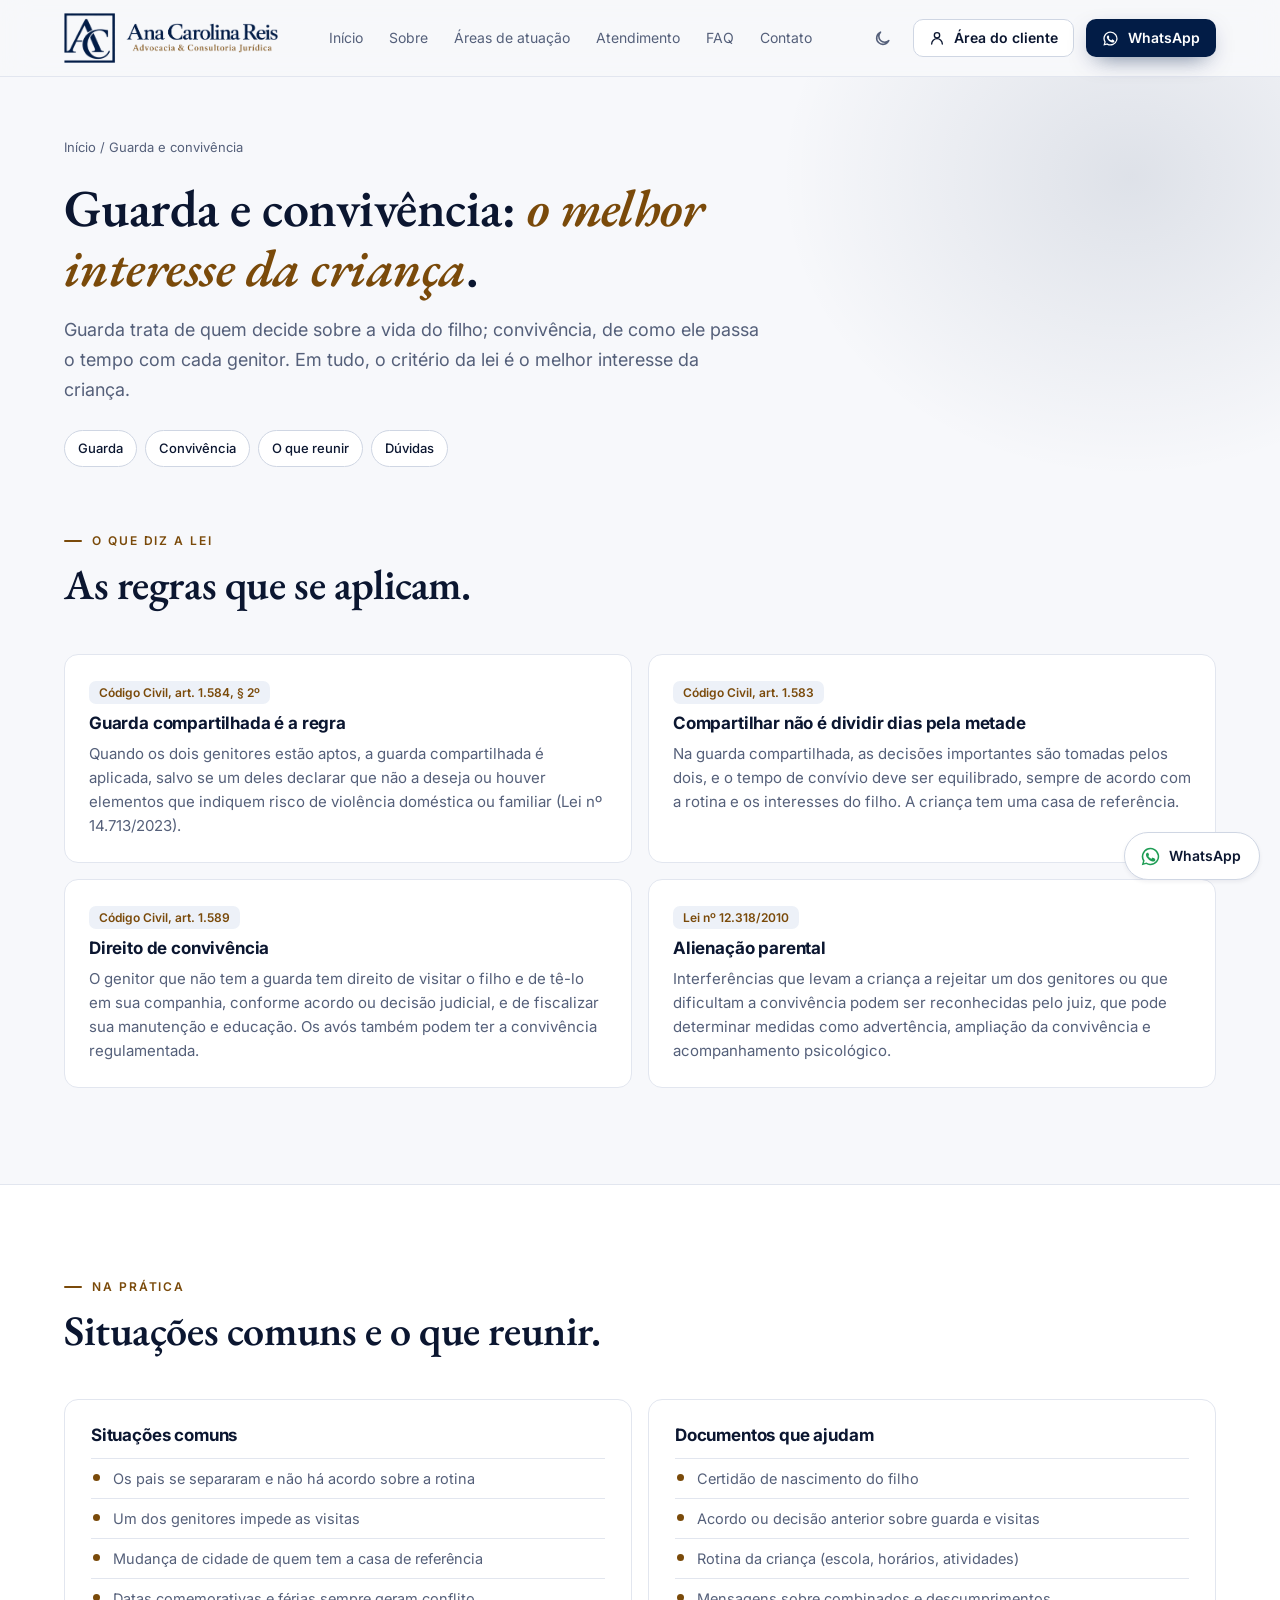
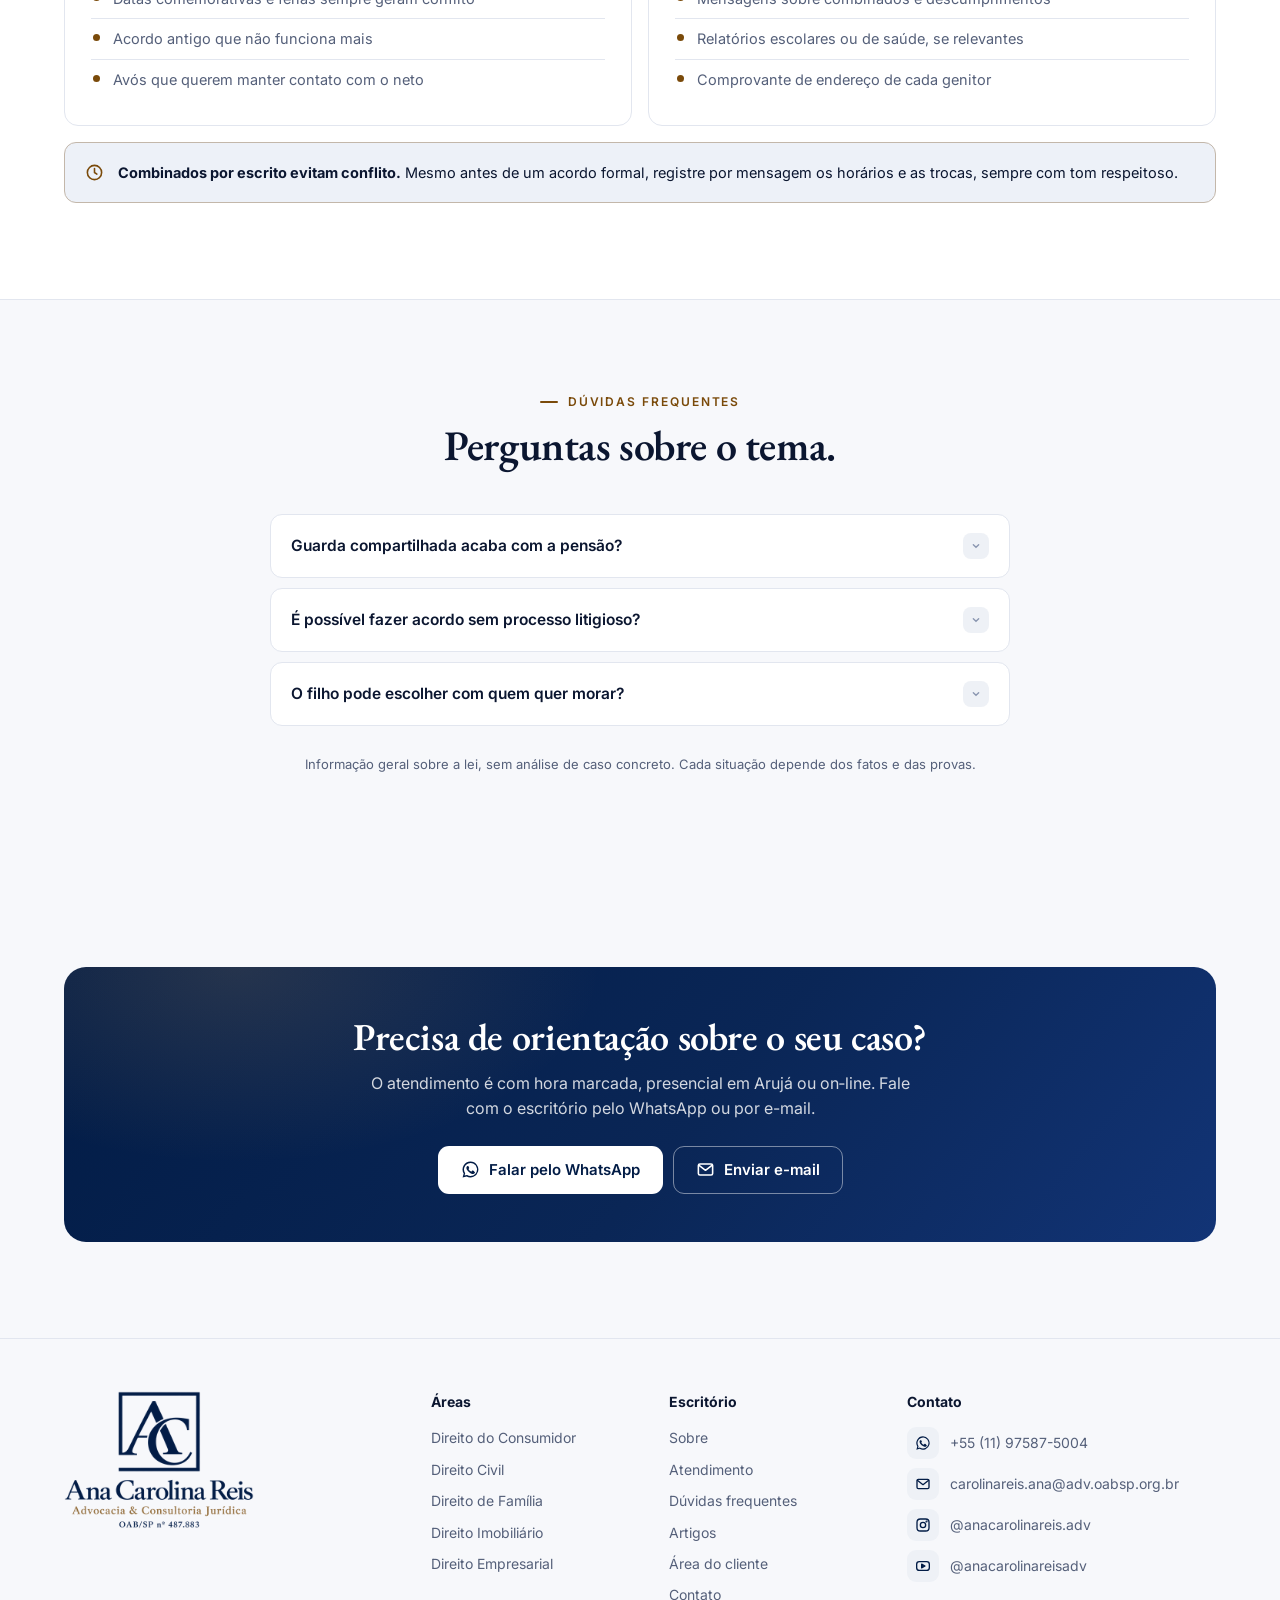
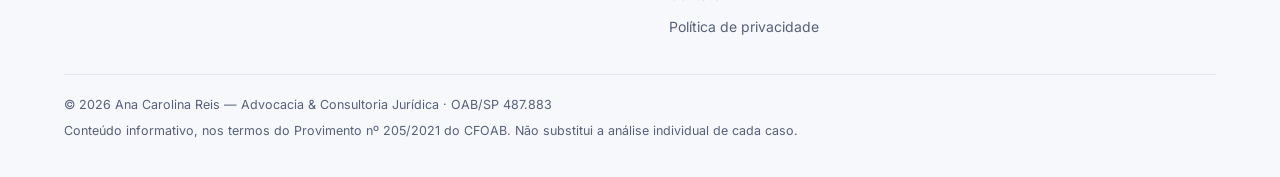
<file: guarda-e-convivencia.html>
<!doctype html><html lang="pt-BR"><head><meta charset="utf-8"><meta name="viewport" content="width=device-width, initial-scale=1"><title>Guarda compartilhada, unilateral e convivência | Ana Carolina Reis, advogada em Arujá</title><meta name="description" content="Guarda compartilhada como regra, guarda unilateral, regulamentação de convivência (visitas), mudança de cidade e alienação parental. Advogada de família em Arujá/SP."><link rel="canonical" href="https://anacarolinareis.adv.br/guarda-e-convivencia"><meta property="og:type" content="website"><meta property="og:locale" content="pt_BR"><meta property="og:site_name" content="Ana Carolina Reis — Advocacia & Consultoria Jurídica"><meta property="og:title" content="Guarda compartilhada, unilateral e convivência | Ana Carolina Reis, advogada em Arujá"><meta property="og:description" content="Guarda compartilhada como regra, guarda unilateral, regulamentação de convivência (visitas), mudança de cidade e alienação parental. Advogada de família em Arujá/SP."><meta property="og:url" content="https://anacarolinareis.adv.br/guarda-e-convivencia"><meta property="og:image" content="https://anacarolinareis.adv.br/og-image.jpg"><meta name="theme-color" content="#021c46"><link rel="icon" href="favicon.png?v=20" type="image/png"><link rel="apple-touch-icon" href="apple-touch-icon.png"><script>(function(){try{var t=sessionStorage.getItem("acr-tema");if(t==="dark"||t==="light")document.documentElement.dataset.theme=t}catch(e){}})()</script><link rel="preconnect" href="https://fonts.googleapis.com"><link rel="preconnect" href="https://fonts.gstatic.com" crossorigin><link rel="stylesheet" href="https://fonts.googleapis.com/css2?family=EB+Garamond:ital,wght@0,500;0,600;1,500&family=Inter:wght@400;500;600;700&display=swap"><link rel="stylesheet" href="site.css?v=22"><script type="application/ld+json">[{"@context": "https://schema.org", "@type": "FAQPage", "mainEntity": [{"@type": "Question", "name": "Guarda compartilhada acaba com a pensão?", "acceptedAnswer": {"@type": "Answer", "text": "Não. A guarda compartilhada trata das decisões e do convívio. A pensão continua sendo definida pela necessidade do filho e pela possibilidade de cada genitor."}}, {"@type": "Question", "name": "É possível fazer acordo sem processo litigioso?", "acceptedAnswer": {"@type": "Answer", "text": "Sim. O acordo pode ser construído com orientação jurídica e levado ao juiz para homologação. No Judiciário, também há sessões de conciliação e mediação, como as do CEJUSC."}}, {"@type": "Question", "name": "O filho pode escolher com quem quer morar?", "acceptedAnswer": {"@type": "Answer", "text": "A opinião da criança ou do adolescente é ouvida e considerada conforme a idade e a maturidade, mas a decisão leva em conta o conjunto das circunstâncias e o melhor interesse do filho."}}]}, {"@context": "https://schema.org", "@type": "BreadcrumbList", "itemListElement": [{"@type": "ListItem", "position": 1, "name": "Início", "item": "https://anacarolinareis.adv.br/"}, {"@type": "ListItem", "position": 2, "name": "Guarda e convivência", "item": "https://anacarolinareis.adv.br/guarda-e-convivencia"}]}]</script></head><body><a class="skip" href="#conteudo">Pular para o conteúdo</a><header class="top"><div class="wrap"><a class="brand brand-h" href="./#inicio" aria-label="Ana Carolina Reis, Advocacia &amp; Consultoria Jurídica, início"><img class="mark-l" src="logo-h2.png" alt="" width="214" height="50"><img class="mark-d" src="logo-h2-claro.png" alt="" width="214" height="50"></a><nav class="nav" aria-label="Principal"><a href="./#inicio">Início</a><a href="./#sobre">Sobre</a><a href="./#areas">Áreas de atuação</a><a href="./#atendimento">Atendimento</a><a href="./#faq">FAQ</a><a href="./#contato">Contato</a><a class="nav-cli" href="area-do-cliente">Área do cliente</a></nav><div class="top-r"><button class="icon-btn" type="button" data-theme-toggle aria-label="Alternar tema claro ou escuro"><svg viewBox="0 0 24 24" fill="none" stroke="currentColor" stroke-width="2" stroke-linecap="round" stroke-linejoin="round" aria-hidden="true" class="i-moon"><path d="M20 14.5A8 8 0 1 1 9.5 4a6.5 6.5 0 0 0 10.5 10.5z"/></svg><svg viewBox="0 0 24 24" fill="none" stroke="currentColor" stroke-width="2" stroke-linecap="round" stroke-linejoin="round" aria-hidden="true" class="i-sun"><circle cx="12" cy="12" r="4"/><path d="M12 2v2M12 20v2M4.9 4.9l1.4 1.4M17.7 17.7l1.4 1.4M2 12h2M20 12h2M4.9 19.1l1.4-1.4M17.7 6.3l1.4-1.4"/></svg></button><a class="btn btn-g btn-sm cli-btn" href="area-do-cliente"><svg viewBox="0 0 24 24" fill="none" stroke="currentColor" stroke-width="2" stroke-linecap="round" stroke-linejoin="round" aria-hidden="true"><circle cx="12" cy="8" r="4"/><path d="M4 21c0-4.4 3.6-8 8-8s8 3.6 8 8"/></svg><span class="lbl">Área do cliente</span></a><a class="btn btn-p btn-sm" href="https://wa.me/5511975875004?s=p" target="_blank" rel="noopener"><svg viewBox="0 0 24 24" fill="currentColor" aria-hidden="true"><path d="M12 2a10 10 0 0 0-8.6 15.1L2 22l5-1.3A10 10 0 1 0 12 2zm0 18.2a8.2 8.2 0 0 1-4.2-1.2l-.3-.2-3 .8.8-2.9-.2-.3A8.2 8.2 0 1 1 12 20.2zm4.5-6.1c-.2-.1-1.5-.7-1.7-.8-.2-.1-.4-.1-.6.1l-.8 1c-.1.2-.3.2-.5.1a6.7 6.7 0 0 1-3.3-2.9c-.2-.4.2-.4.7-1.3.1-.2 0-.3 0-.4l-.8-1.8c-.2-.5-.4-.4-.6-.4h-.5a1 1 0 0 0-.7.3 3 3 0 0 0-.9 2.2 5.2 5.2 0 0 0 1.1 2.8 11.9 11.9 0 0 0 4.6 4c1.7.7 2.4.8 3.2.7.5-.1 1.5-.6 1.7-1.2.2-.6.2-1.1.2-1.2-.1-.1-.3-.2-.5-.3z"/></svg><span class="lbl">WhatsApp</span></a><button class="icon-btn menu-btn" type="button" data-menu aria-label="Abrir menu" aria-expanded="false"><svg viewBox="0 0 24 24" fill="none" stroke="currentColor" stroke-width="2" stroke-linecap="round" stroke-linejoin="round" aria-hidden="true"><path d="M4 7h16M4 12h16M4 17h16"/></svg></button></div></div></header><main id="conteudo"><section class="t-hero"><div class="wrap"><nav class="crumbs" aria-label="Você está em"><a href="./">Início</a> / Guarda e convivência</nav><h1>Guarda e convivência: <span class="em">o melhor interesse da criança</span>.</h1><p class="lead">Guarda trata de quem decide sobre a vida do filho; convivência, de como ele passa o tempo com cada genitor. Em tudo, o critério da lei é o melhor interesse da criança.</p><div class="toc"><a href="#lei">Guarda</a><a href="#convivencia">Convivência</a><a href="#na-pratica">O que reunir</a><a href="#duvidas">Dúvidas</a></div></div></section><section class="sec" id="lei" style="padding-top:48px"><div class="wrap"><div class="sec-h rv"><span class="eyebrow">O que diz a lei</span><h2>As regras que se aplicam.</h2></div><div class="law-g"><div class="law-c rv"><span class="ref">Código Civil, art. 1.584, § 2º</span><h3>Guarda compartilhada é a regra</h3><p>Quando os dois genitores estão aptos, a guarda compartilhada é aplicada, salvo se um deles declarar que não a deseja ou houver elementos que indiquem risco de violência doméstica ou familiar (Lei nº 14.713/2023).</p></div><div class="law-c rv"><span class="ref">Código Civil, art. 1.583</span><h3>Compartilhar não é dividir dias pela metade</h3><p>Na guarda compartilhada, as decisões importantes são tomadas pelos dois, e o tempo de convívio deve ser equilibrado, sempre de acordo com a rotina e os interesses do filho. A criança tem uma casa de referência.</p></div><div class="law-c rv" id="convivencia"><span class="ref">Código Civil, art. 1.589</span><h3>Direito de convivência</h3><p>O genitor que não tem a guarda tem direito de visitar o filho e de tê-lo em sua companhia, conforme acordo ou decisão judicial, e de fiscalizar sua manutenção e educação. Os avós também podem ter a convivência regulamentada.</p></div><div class="law-c rv"><span class="ref">Lei nº 12.318/2010</span><h3>Alienação parental</h3><p>Interferências que levam a criança a rejeitar um dos genitores ou que dificultam a convivência podem ser reconhecidas pelo juiz, que pode determinar medidas como advertência, ampliação da convivência e acompanhamento psicológico.</p></div></div></div></section><section class="sec sec-alt" id="na-pratica"><div class="wrap"><div class="sec-h rv"><span class="eyebrow">Na prática</span><h2>Situações comuns e o que reunir.</h2></div><div class="two"><div class="box rv"><h3>Situações comuns</h3><ul><li>Os pais se separaram e não há acordo sobre a rotina</li><li>Um dos genitores impede as visitas</li><li>Mudança de cidade de quem tem a casa de referência</li><li>Datas comemorativas e férias sempre geram conflito</li><li>Acordo antigo que não funciona mais</li><li>Avós que querem manter contato com o neto</li></ul></div><div class="box rv"><h3>Documentos que ajudam</h3><ul><li>Certidão de nascimento do filho</li><li>Acordo ou decisão anterior sobre guarda e visitas</li><li>Rotina da criança (escola, horários, atividades)</li><li>Mensagens sobre combinados e descumprimentos</li><li>Relatórios escolares ou de saúde, se relevantes</li><li>Comprovante de endereço de cada genitor</li></ul></div></div><div class="callout rv"><svg viewBox="0 0 24 24" fill="none" stroke="currentColor" stroke-width="2" stroke-linecap="round" stroke-linejoin="round" aria-hidden="true"><circle cx="12" cy="12" r="9"/><path d="M12 7v5l3 2"/></svg><p><b>Combinados por escrito evitam conflito.</b> Mesmo antes de um acordo formal, registre por mensagem os horários e as trocas, sempre com tom respeitoso.</p></div></div></section><section class="sec" id="duvidas"><div class="wrap"><div class="sec-h c rv"><span class="eyebrow">Dúvidas frequentes</span><h2>Perguntas sobre o tema.</h2></div><div class="faq rv"><details><summary>Guarda compartilhada acaba com a pensão?</summary><div class="a"><p>Não. A guarda compartilhada trata das decisões e do convívio. A pensão continua sendo definida pela necessidade do filho e pela possibilidade de cada genitor.</p></div></details><details><summary>É possível fazer acordo sem processo litigioso?</summary><div class="a"><p>Sim. O acordo pode ser construído com orientação jurídica e levado ao juiz para homologação. No Judiciário, também há sessões de conciliação e mediação, como as do CEJUSC.</p></div></details><details><summary>O filho pode escolher com quem quer morar?</summary><div class="a"><p>A opinião da criança ou do adolescente é ouvida e considerada conforme a idade e a maturidade, mas a decisão leva em conta o conjunto das circunstâncias e o melhor interesse do filho.</p></div></details></div><p class="disc">Informação geral sobre a lei, sem análise de caso concreto. Cada situação depende dos fatos e das provas.</p></div></section><section class="sec" style="padding-bottom:0"><div class="wrap"><div class="band mini-band rv"><h2>Precisa de orientação sobre o seu caso?</h2><p>O atendimento é com hora marcada, presencial em Arujá ou on‑line. Fale com o escritório pelo WhatsApp ou por e-mail.</p><div class="row"><a class="btn btn-w" href="https://wa.me/5511975875004?s=p" target="_blank" rel="noopener"><svg viewBox="0 0 24 24" fill="currentColor" aria-hidden="true"><path d="M12 2a10 10 0 0 0-8.6 15.1L2 22l5-1.3A10 10 0 1 0 12 2zm0 18.2a8.2 8.2 0 0 1-4.2-1.2l-.3-.2-3 .8.8-2.9-.2-.3A8.2 8.2 0 1 1 12 20.2zm4.5-6.1c-.2-.1-1.5-.7-1.7-.8-.2-.1-.4-.1-.6.1l-.8 1c-.1.2-.3.2-.5.1a6.7 6.7 0 0 1-3.3-2.9c-.2-.4.2-.4.7-1.3.1-.2 0-.3 0-.4l-.8-1.8c-.2-.5-.4-.4-.6-.4h-.5a1 1 0 0 0-.7.3 3 3 0 0 0-.9 2.2 5.2 5.2 0 0 0 1.1 2.8 11.9 11.9 0 0 0 4.6 4c1.7.7 2.4.8 3.2.7.5-.1 1.5-.6 1.7-1.2.2-.6.2-1.1.2-1.2-.1-.1-.3-.2-.5-.3z"/></svg>Falar pelo WhatsApp</a><a class="btn btn-o" href="mailto:carolinareis.ana@adv.oabsp.org.br"><svg viewBox="0 0 24 24" fill="none" stroke="currentColor" stroke-width="2" stroke-linecap="round" stroke-linejoin="round" aria-hidden="true"><rect x="3" y="5" width="18" height="14" rx="2"/><path d="m3.5 6.5 8.5 6.5 8.5-6.5"/></svg>Enviar e-mail</a></div></div></div></section></main><footer class="foot"><div class="wrap"><div class="foot-g"><div><a class="foot-logo" href="./#inicio" aria-label="Ana Carolina Reis, início"><img class="mark-l" src="logo-full.png" alt="Ana Carolina Reis — Advocacia &amp; Consultoria Jurídica — OAB/SP nº 487.883" width="247" height="180"><img class="mark-d" src="logo-full-claro.png" alt="" width="247" height="180"></a></div><div><h4>Áreas</h4><ul><li><a href="direito-do-consumidor">Direito do Consumidor</a></li><li><a href="batida-de-carro-quem-paga">Direito Civil</a></li><li><a href="pensao-alimenticia-aruja">Direito de Família</a></li><li><a href="./#areas">Direito Imobiliário</a></li><li><a href="para-empresas">Direito Empresarial</a></li></ul></div><div><h4>Escritório</h4><ul><li><a href="./#sobre">Sobre</a></li><li><a href="./#atendimento">Atendimento</a></li><li><a href="./#faq">Dúvidas frequentes</a></li><li><a href="artigos">Artigos</a></li><li><a href="area-do-cliente">Área do cliente</a></li><li><a href="./#contato">Contato</a></li><li><a href="politica-de-privacidade">Política de privacidade</a></li></ul></div><div class="fc"><h4>Contato</h4><ul class=""><li><a href="https://wa.me/5511975875004?s=p" target="_blank" rel="noopener"><span class="ci"><svg viewBox="0 0 24 24" fill="currentColor" aria-hidden="true"><path d="M12 2a10 10 0 0 0-8.6 15.1L2 22l5-1.3A10 10 0 1 0 12 2zm0 18.2a8.2 8.2 0 0 1-4.2-1.2l-.3-.2-3 .8.8-2.9-.2-.3A8.2 8.2 0 1 1 12 20.2zm4.5-6.1c-.2-.1-1.5-.7-1.7-.8-.2-.1-.4-.1-.6.1l-.8 1c-.1.2-.3.2-.5.1a6.7 6.7 0 0 1-3.3-2.9c-.2-.4.2-.4.7-1.3.1-.2 0-.3 0-.4l-.8-1.8c-.2-.5-.4-.4-.6-.4h-.5a1 1 0 0 0-.7.3 3 3 0 0 0-.9 2.2 5.2 5.2 0 0 0 1.1 2.8 11.9 11.9 0 0 0 4.6 4c1.7.7 2.4.8 3.2.7.5-.1 1.5-.6 1.7-1.2.2-.6.2-1.1.2-1.2-.1-.1-.3-.2-.5-.3z"/></svg></span><span>+55 (11) 97587-5004</span></a></li><li><a href="mailto:carolinareis.ana@adv.oabsp.org.br"><span class="ci"><svg viewBox="0 0 24 24" fill="none" stroke="currentColor" stroke-width="2" stroke-linecap="round" stroke-linejoin="round" aria-hidden="true"><rect x="3" y="5" width="18" height="14" rx="2"/><path d="m3.5 6.5 8.5 6.5 8.5-6.5"/></svg></span><span>carolinareis.ana@adv.oabsp.org.br</span></a></li><li><a href="https://www.instagram.com/anacarolinareis.adv/" target="_blank" rel="noopener"><span class="ci"><svg viewBox="0 0 24 24" fill="none" stroke="currentColor" stroke-width="2" stroke-linecap="round" stroke-linejoin="round" aria-hidden="true"><rect x="3" y="3" width="18" height="18" rx="5"/><circle cx="12" cy="12" r="4"/><circle cx="17.3" cy="6.7" r=".6" fill="currentColor"/></svg></span><span>@anacarolinareis.adv</span></a></li><li><a href="https://www.youtube.com/@anacarolinareisadv" target="_blank" rel="noopener"><span class="ci"><svg viewBox="0 0 24 24" fill="none" stroke="currentColor" stroke-width="2" stroke-linecap="round" stroke-linejoin="round" aria-hidden="true"><rect x="2.5" y="5.5" width="19" height="13" rx="4"/><path d="m10 9.2 5 2.8-5 2.8z" fill="currentColor"/></svg></span><span>@anacarolinareisadv</span></a></li></ul></div></div><div class="legal"><span>© <span data-year>2026</span> Ana Carolina Reis — Advocacia & Consultoria Jurídica · OAB/SP 487.883</span><span>Conteúdo informativo, nos termos do Provimento nº 205/2021 do CFOAB. Não substitui a análise individual de cada caso.</span></div></div></footer><a class="wa" href="https://wa.me/5511975875004?s=p" target="_blank" rel="noopener" aria-label="Conversar pelo WhatsApp"><svg viewBox="0 0 24 24" fill="currentColor" aria-hidden="true"><path d="M12 2a10 10 0 0 0-8.6 15.1L2 22l5-1.3A10 10 0 1 0 12 2zm0 18.2a8.2 8.2 0 0 1-4.2-1.2l-.3-.2-3 .8.8-2.9-.2-.3A8.2 8.2 0 1 1 12 20.2zm4.5-6.1c-.2-.1-1.5-.7-1.7-.8-.2-.1-.4-.1-.6.1l-.8 1c-.1.2-.3.2-.5.1a6.7 6.7 0 0 1-3.3-2.9c-.2-.4.2-.4.7-1.3.1-.2 0-.3 0-.4l-.8-1.8c-.2-.5-.4-.4-.6-.4h-.5a1 1 0 0 0-.7.3 3 3 0 0 0-.9 2.2 5.2 5.2 0 0 0 1.1 2.8 11.9 11.9 0 0 0 4.6 4c1.7.7 2.4.8 3.2.7.5-.1 1.5-.6 1.7-1.2.2-.6.2-1.1.2-1.2-.1-.1-.3-.2-.5-.3z"/></svg><span class="lbl">WhatsApp</span></a><script src="site.js?v=21" defer></script></body></html>
</file>
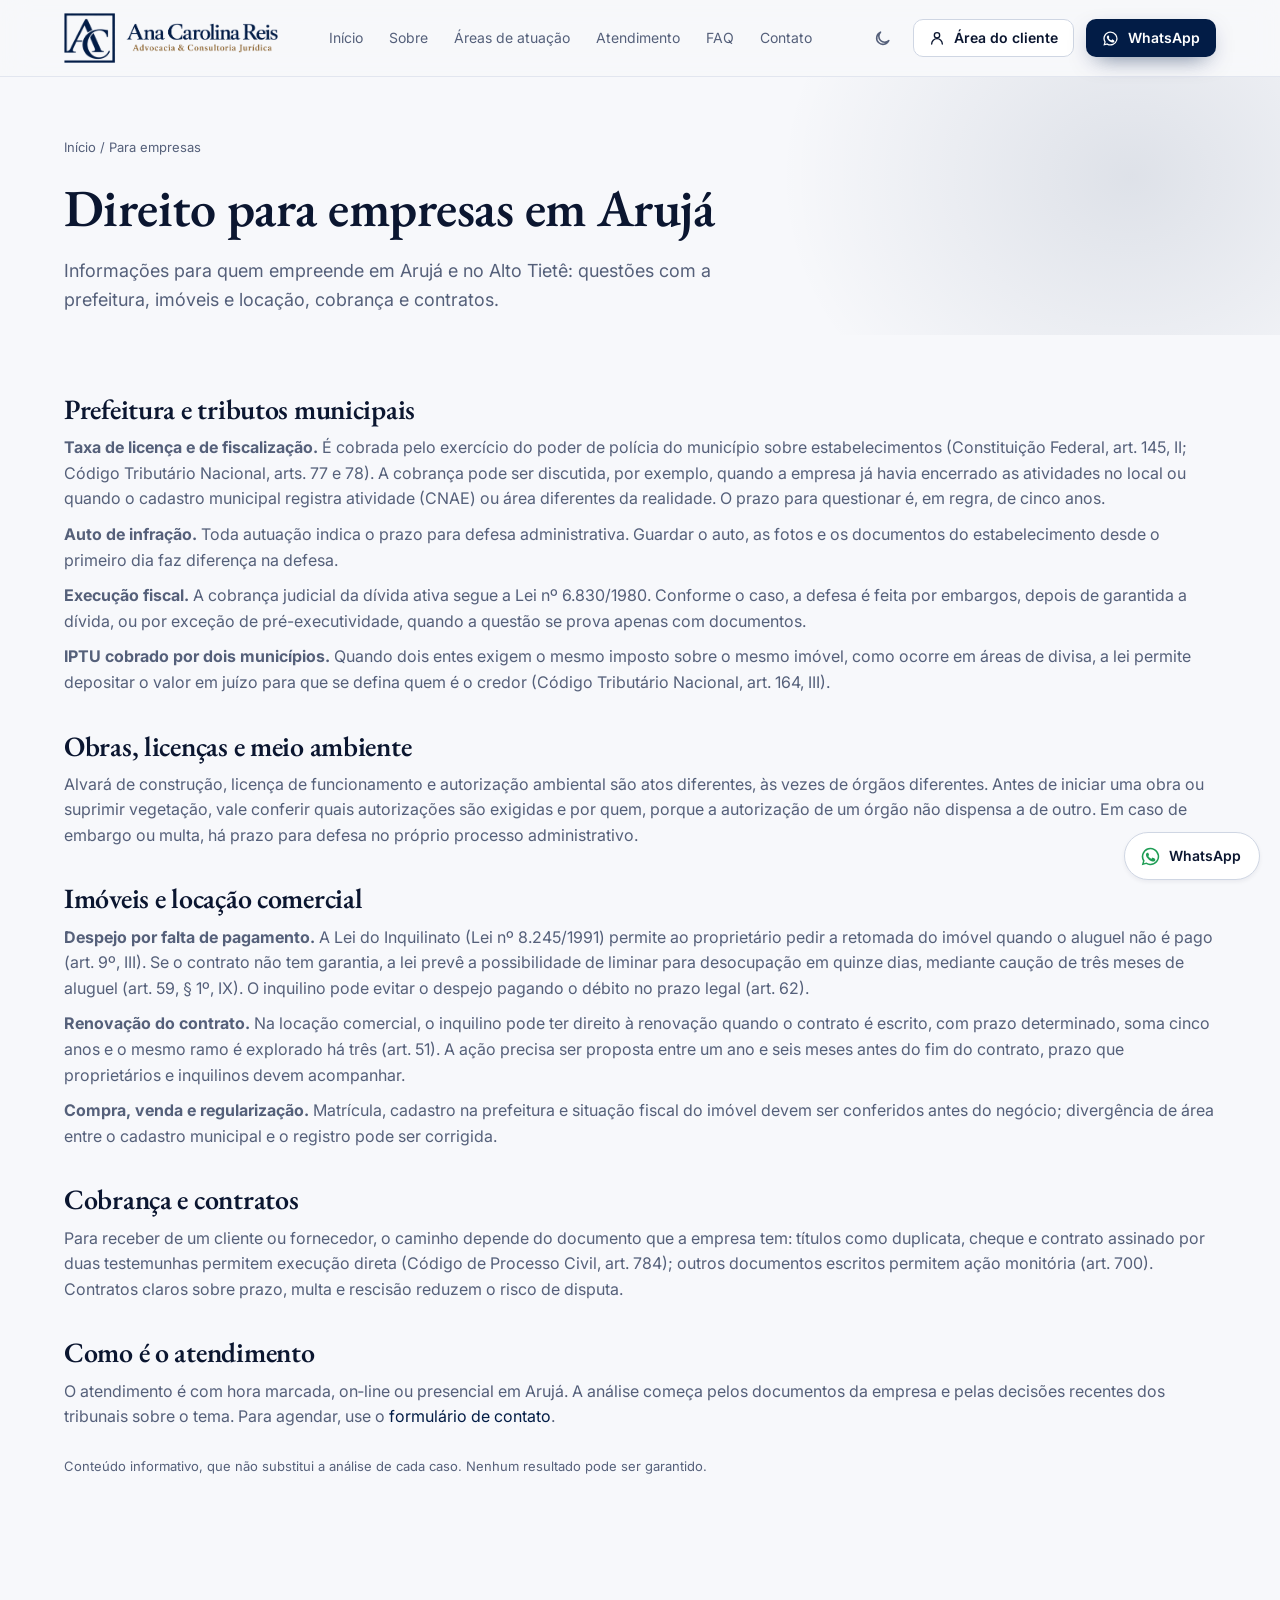
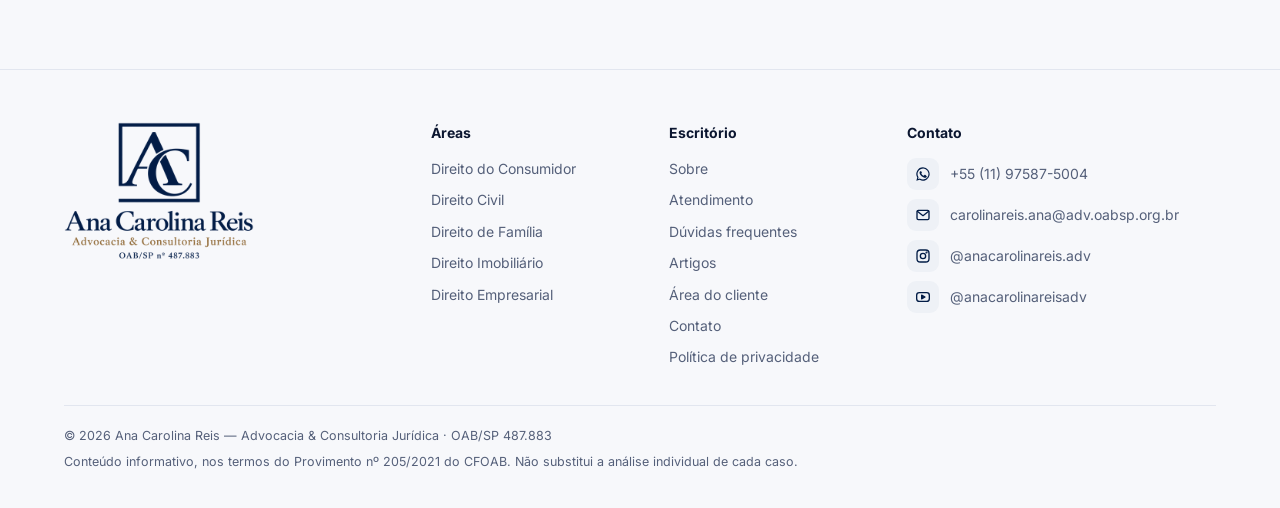
<file: para-empresas.html>
<!doctype html><html lang="pt-BR"><head><meta charset="utf-8"><meta name="viewport" content="width=device-width, initial-scale=1"><title>Direito para empresas em Arujá/SP | Taxas, imóveis, locação e contratos — Ana Carolina Reis</title><meta name="description" content="Informações para empresas de Arujá e do Alto Tietê: taxa de licença e fiscalização, execução fiscal, IPTU em duplicidade, obras e licenças, despejo e locação comercial, cobrança e contratos."><link rel="canonical" href="https://anacarolinareis.adv.br/para-empresas"><meta property="og:type" content="website"><meta property="og:locale" content="pt_BR"><meta property="og:site_name" content="Ana Carolina Reis — Advocacia & Consultoria Jurídica"><meta property="og:title" content="Direito para empresas em Arujá/SP | Taxas, imóveis, locação e contratos — Ana Carolina Reis"><meta property="og:description" content="Informações para empresas de Arujá e do Alto Tietê: taxa de licença e fiscalização, execução fiscal, IPTU em duplicidade, obras e licenças, despejo e locação comercial, cobrança e contratos."><meta property="og:url" content="https://anacarolinareis.adv.br/para-empresas"><meta property="og:image" content="https://anacarolinareis.adv.br/og-image.jpg"><meta name="theme-color" content="#021c46"><link rel="icon" href="favicon.png?v=20" type="image/png"><link rel="apple-touch-icon" href="apple-touch-icon.png"><script>(function(){try{var t=sessionStorage.getItem("acr-tema");if(t==="dark"||t==="light")document.documentElement.dataset.theme=t}catch(e){}})()</script><link rel="preconnect" href="https://fonts.googleapis.com"><link rel="preconnect" href="https://fonts.gstatic.com" crossorigin><link rel="stylesheet" href="https://fonts.googleapis.com/css2?family=EB+Garamond:ital,wght@0,500;0,600;1,500&family=Inter:wght@400;500;600;700&display=swap"><link rel="stylesheet" href="site.css?v=22"></head><body><a class="skip" href="#conteudo">Pular para o conteúdo</a><header class="top"><div class="wrap"><a class="brand brand-h" href="./#inicio" aria-label="Ana Carolina Reis, Advocacia &amp; Consultoria Jurídica, início"><img class="mark-l" src="logo-h2.png" alt="" width="214" height="50"><img class="mark-d" src="logo-h2-claro.png" alt="" width="214" height="50"></a><nav class="nav" aria-label="Principal"><a href="./#inicio">Início</a><a href="./#sobre">Sobre</a><a href="./#areas">Áreas de atuação</a><a href="./#atendimento">Atendimento</a><a href="./#faq">FAQ</a><a href="./#contato">Contato</a><a class="nav-cli" href="area-do-cliente">Área do cliente</a></nav><div class="top-r"><button class="icon-btn" type="button" data-theme-toggle aria-label="Alternar tema claro ou escuro"><svg viewBox="0 0 24 24" fill="none" stroke="currentColor" stroke-width="2" stroke-linecap="round" stroke-linejoin="round" aria-hidden="true" class="i-moon"><path d="M20 14.5A8 8 0 1 1 9.5 4a6.5 6.5 0 0 0 10.5 10.5z"/></svg><svg viewBox="0 0 24 24" fill="none" stroke="currentColor" stroke-width="2" stroke-linecap="round" stroke-linejoin="round" aria-hidden="true" class="i-sun"><circle cx="12" cy="12" r="4"/><path d="M12 2v2M12 20v2M4.9 4.9l1.4 1.4M17.7 17.7l1.4 1.4M2 12h2M20 12h2M4.9 19.1l1.4-1.4M17.7 6.3l1.4-1.4"/></svg></button><a class="btn btn-g btn-sm cli-btn" href="area-do-cliente"><svg viewBox="0 0 24 24" fill="none" stroke="currentColor" stroke-width="2" stroke-linecap="round" stroke-linejoin="round" aria-hidden="true"><circle cx="12" cy="8" r="4"/><path d="M4 21c0-4.4 3.6-8 8-8s8 3.6 8 8"/></svg><span class="lbl">Área do cliente</span></a><a class="btn btn-p btn-sm" href="https://wa.me/5511975875004?s=p" target="_blank" rel="noopener"><svg viewBox="0 0 24 24" fill="currentColor" aria-hidden="true"><path d="M12 2a10 10 0 0 0-8.6 15.1L2 22l5-1.3A10 10 0 1 0 12 2zm0 18.2a8.2 8.2 0 0 1-4.2-1.2l-.3-.2-3 .8.8-2.9-.2-.3A8.2 8.2 0 1 1 12 20.2zm4.5-6.1c-.2-.1-1.5-.7-1.7-.8-.2-.1-.4-.1-.6.1l-.8 1c-.1.2-.3.2-.5.1a6.7 6.7 0 0 1-3.3-2.9c-.2-.4.2-.4.7-1.3.1-.2 0-.3 0-.4l-.8-1.8c-.2-.5-.4-.4-.6-.4h-.5a1 1 0 0 0-.7.3 3 3 0 0 0-.9 2.2 5.2 5.2 0 0 0 1.1 2.8 11.9 11.9 0 0 0 4.6 4c1.7.7 2.4.8 3.2.7.5-.1 1.5-.6 1.7-1.2.2-.6.2-1.1.2-1.2-.1-.1-.3-.2-.5-.3z"/></svg><span class="lbl">WhatsApp</span></a><button class="icon-btn menu-btn" type="button" data-menu aria-label="Abrir menu" aria-expanded="false"><svg viewBox="0 0 24 24" fill="none" stroke="currentColor" stroke-width="2" stroke-linecap="round" stroke-linejoin="round" aria-hidden="true"><path d="M4 7h16M4 12h16M4 17h16"/></svg></button></div></div></header><main id="conteudo"><section class="t-hero"><div class="wrap"><nav class="crumbs"><a href="./">Início</a> / Para empresas</nav><h1>Direito para empresas em Arujá</h1><p class="lead">Informações para quem empreende em Arujá e no Alto Tietê: questões com a prefeitura, imóveis e locação, cobrança e contratos.</p></div></section><section class="sec" style="padding-top:24px"><div class="wrap prose"><h2>Prefeitura e tributos municipais</h2><p><b>Taxa de licença e de fiscalização.</b> É cobrada pelo exercício do poder de polícia do município sobre estabelecimentos (Constituição Federal, art. 145, II; Código Tributário Nacional, arts. 77 e 78). A cobrança pode ser discutida, por exemplo, quando a empresa já havia encerrado as atividades no local ou quando o cadastro municipal registra atividade (CNAE) ou área diferentes da realidade. O prazo para questionar é, em regra, de cinco anos.</p><p><b>Auto de infração.</b> Toda autuação indica o prazo para defesa administrativa. Guardar o auto, as fotos e os documentos do estabelecimento desde o primeiro dia faz diferença na defesa.</p><p><b>Execução fiscal.</b> A cobrança judicial da dívida ativa segue a Lei nº 6.830/1980. Conforme o caso, a defesa é feita por embargos, depois de garantida a dívida, ou por exceção de pré-executividade, quando a questão se prova apenas com documentos.</p><p><b>IPTU cobrado por dois municípios.</b> Quando dois entes exigem o mesmo imposto sobre o mesmo imóvel, como ocorre em áreas de divisa, a lei permite depositar o valor em juízo para que se defina quem é o credor (Código Tributário Nacional, art. 164, III).</p><h2>Obras, licenças e meio ambiente</h2><p>Alvará de construção, licença de funcionamento e autorização ambiental são atos diferentes, às vezes de órgãos diferentes. Antes de iniciar uma obra ou suprimir vegetação, vale conferir quais autorizações são exigidas e por quem, porque a autorização de um órgão não dispensa a de outro. Em caso de embargo ou multa, há prazo para defesa no próprio processo administrativo.</p><h2>Imóveis e locação comercial</h2><p><b>Despejo por falta de pagamento.</b> A Lei do Inquilinato (Lei nº 8.245/1991) permite ao proprietário pedir a retomada do imóvel quando o aluguel não é pago (art. 9º, III). Se o contrato não tem garantia, a lei prevê a possibilidade de liminar para desocupação em quinze dias, mediante caução de três meses de aluguel (art. 59, § 1º, IX). O inquilino pode evitar o despejo pagando o débito no prazo legal (art. 62).</p><p><b>Renovação do contrato.</b> Na locação comercial, o inquilino pode ter direito à renovação quando o contrato é escrito, com prazo determinado, soma cinco anos e o mesmo ramo é explorado há três (art. 51). A ação precisa ser proposta entre um ano e seis meses antes do fim do contrato, prazo que proprietários e inquilinos devem acompanhar.</p><p><b>Compra, venda e regularização.</b> Matrícula, cadastro na prefeitura e situação fiscal do imóvel devem ser conferidos antes do negócio; divergência de área entre o cadastro municipal e o registro pode ser corrigida.</p><h2>Cobrança e contratos</h2><p>Para receber de um cliente ou fornecedor, o caminho depende do documento que a empresa tem: títulos como duplicata, cheque e contrato assinado por duas testemunhas permitem execução direta (Código de Processo Civil, art. 784); outros documentos escritos permitem ação monitória (art. 700). Contratos claros sobre prazo, multa e rescisão reduzem o risco de disputa.</p><h2>Como é o atendimento</h2><p>O atendimento é com hora marcada, on‑line ou presencial em Arujá. A análise começa pelos documentos da empresa e pelas decisões recentes dos tribunais sobre o tema. Para agendar, use o <a href="./#contato">formulário de contato</a>.</p><p style="margin-top:26px;font-size:13px">Conteúdo informativo, que não substitui a análise de cada caso. Nenhum resultado pode ser garantido.</p></div></section></main><footer class="foot"><div class="wrap"><div class="foot-g"><div><a class="foot-logo" href="./#inicio" aria-label="Ana Carolina Reis, início"><img class="mark-l" src="logo-full.png" alt="Ana Carolina Reis — Advocacia &amp; Consultoria Jurídica — OAB/SP nº 487.883" width="247" height="180"><img class="mark-d" src="logo-full-claro.png" alt="" width="247" height="180"></a></div><div><h4>Áreas</h4><ul><li><a href="direito-do-consumidor">Direito do Consumidor</a></li><li><a href="batida-de-carro-quem-paga">Direito Civil</a></li><li><a href="pensao-alimenticia-aruja">Direito de Família</a></li><li><a href="./#areas">Direito Imobiliário</a></li><li><a href="para-empresas">Direito Empresarial</a></li></ul></div><div><h4>Escritório</h4><ul><li><a href="./#sobre">Sobre</a></li><li><a href="./#atendimento">Atendimento</a></li><li><a href="./#faq">Dúvidas frequentes</a></li><li><a href="artigos">Artigos</a></li><li><a href="area-do-cliente">Área do cliente</a></li><li><a href="./#contato">Contato</a></li><li><a href="politica-de-privacidade">Política de privacidade</a></li></ul></div><div class="fc"><h4>Contato</h4><ul class=""><li><a href="https://wa.me/5511975875004?s=p" target="_blank" rel="noopener"><span class="ci"><svg viewBox="0 0 24 24" fill="currentColor" aria-hidden="true"><path d="M12 2a10 10 0 0 0-8.6 15.1L2 22l5-1.3A10 10 0 1 0 12 2zm0 18.2a8.2 8.2 0 0 1-4.2-1.2l-.3-.2-3 .8.8-2.9-.2-.3A8.2 8.2 0 1 1 12 20.2zm4.5-6.1c-.2-.1-1.5-.7-1.7-.8-.2-.1-.4-.1-.6.1l-.8 1c-.1.2-.3.2-.5.1a6.7 6.7 0 0 1-3.3-2.9c-.2-.4.2-.4.7-1.3.1-.2 0-.3 0-.4l-.8-1.8c-.2-.5-.4-.4-.6-.4h-.5a1 1 0 0 0-.7.3 3 3 0 0 0-.9 2.2 5.2 5.2 0 0 0 1.1 2.8 11.9 11.9 0 0 0 4.6 4c1.7.7 2.4.8 3.2.7.5-.1 1.5-.6 1.7-1.2.2-.6.2-1.1.2-1.2-.1-.1-.3-.2-.5-.3z"/></svg></span><span>+55 (11) 97587-5004</span></a></li><li><a href="mailto:carolinareis.ana@adv.oabsp.org.br"><span class="ci"><svg viewBox="0 0 24 24" fill="none" stroke="currentColor" stroke-width="2" stroke-linecap="round" stroke-linejoin="round" aria-hidden="true"><rect x="3" y="5" width="18" height="14" rx="2"/><path d="m3.5 6.5 8.5 6.5 8.5-6.5"/></svg></span><span>carolinareis.ana@adv.oabsp.org.br</span></a></li><li><a href="https://www.instagram.com/anacarolinareis.adv/" target="_blank" rel="noopener"><span class="ci"><svg viewBox="0 0 24 24" fill="none" stroke="currentColor" stroke-width="2" stroke-linecap="round" stroke-linejoin="round" aria-hidden="true"><rect x="3" y="3" width="18" height="18" rx="5"/><circle cx="12" cy="12" r="4"/><circle cx="17.3" cy="6.7" r=".6" fill="currentColor"/></svg></span><span>@anacarolinareis.adv</span></a></li><li><a href="https://www.youtube.com/@anacarolinareisadv" target="_blank" rel="noopener"><span class="ci"><svg viewBox="0 0 24 24" fill="none" stroke="currentColor" stroke-width="2" stroke-linecap="round" stroke-linejoin="round" aria-hidden="true"><rect x="2.5" y="5.5" width="19" height="13" rx="4"/><path d="m10 9.2 5 2.8-5 2.8z" fill="currentColor"/></svg></span><span>@anacarolinareisadv</span></a></li></ul></div></div><div class="legal"><span>© <span data-year>2026</span> Ana Carolina Reis — Advocacia & Consultoria Jurídica · OAB/SP 487.883</span><span>Conteúdo informativo, nos termos do Provimento nº 205/2021 do CFOAB. Não substitui a análise individual de cada caso.</span></div></div></footer><a class="wa" href="https://wa.me/5511975875004?s=p" target="_blank" rel="noopener" aria-label="Conversar pelo WhatsApp"><svg viewBox="0 0 24 24" fill="currentColor" aria-hidden="true"><path d="M12 2a10 10 0 0 0-8.6 15.1L2 22l5-1.3A10 10 0 1 0 12 2zm0 18.2a8.2 8.2 0 0 1-4.2-1.2l-.3-.2-3 .8.8-2.9-.2-.3A8.2 8.2 0 1 1 12 20.2zm4.5-6.1c-.2-.1-1.5-.7-1.7-.8-.2-.1-.4-.1-.6.1l-.8 1c-.1.2-.3.2-.5.1a6.7 6.7 0 0 1-3.3-2.9c-.2-.4.2-.4.7-1.3.1-.2 0-.3 0-.4l-.8-1.8c-.2-.5-.4-.4-.6-.4h-.5a1 1 0 0 0-.7.3 3 3 0 0 0-.9 2.2 5.2 5.2 0 0 0 1.1 2.8 11.9 11.9 0 0 0 4.6 4c1.7.7 2.4.8 3.2.7.5-.1 1.5-.6 1.7-1.2.2-.6.2-1.1.2-1.2-.1-.1-.3-.2-.5-.3z"/></svg><span class="lbl">WhatsApp</span></a><script src="site.js?v=21" defer></script></body></html>
</file>
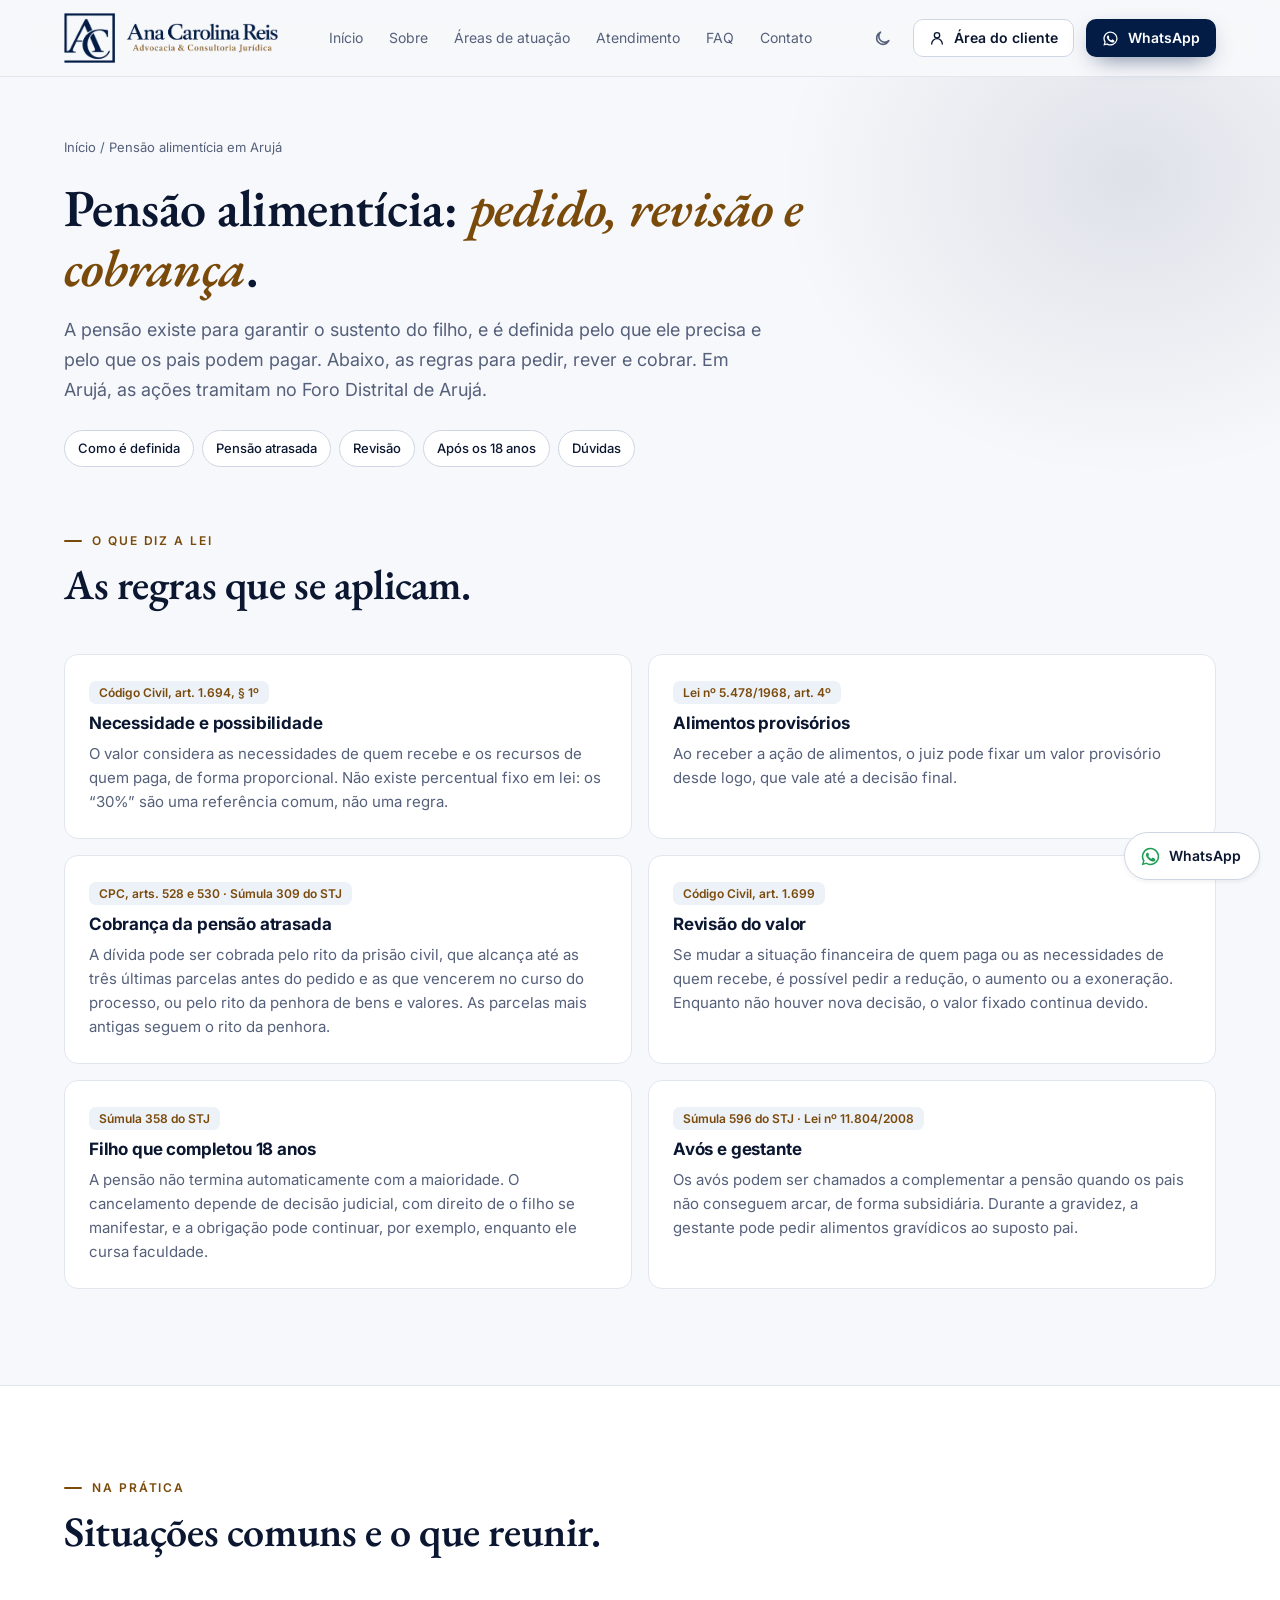
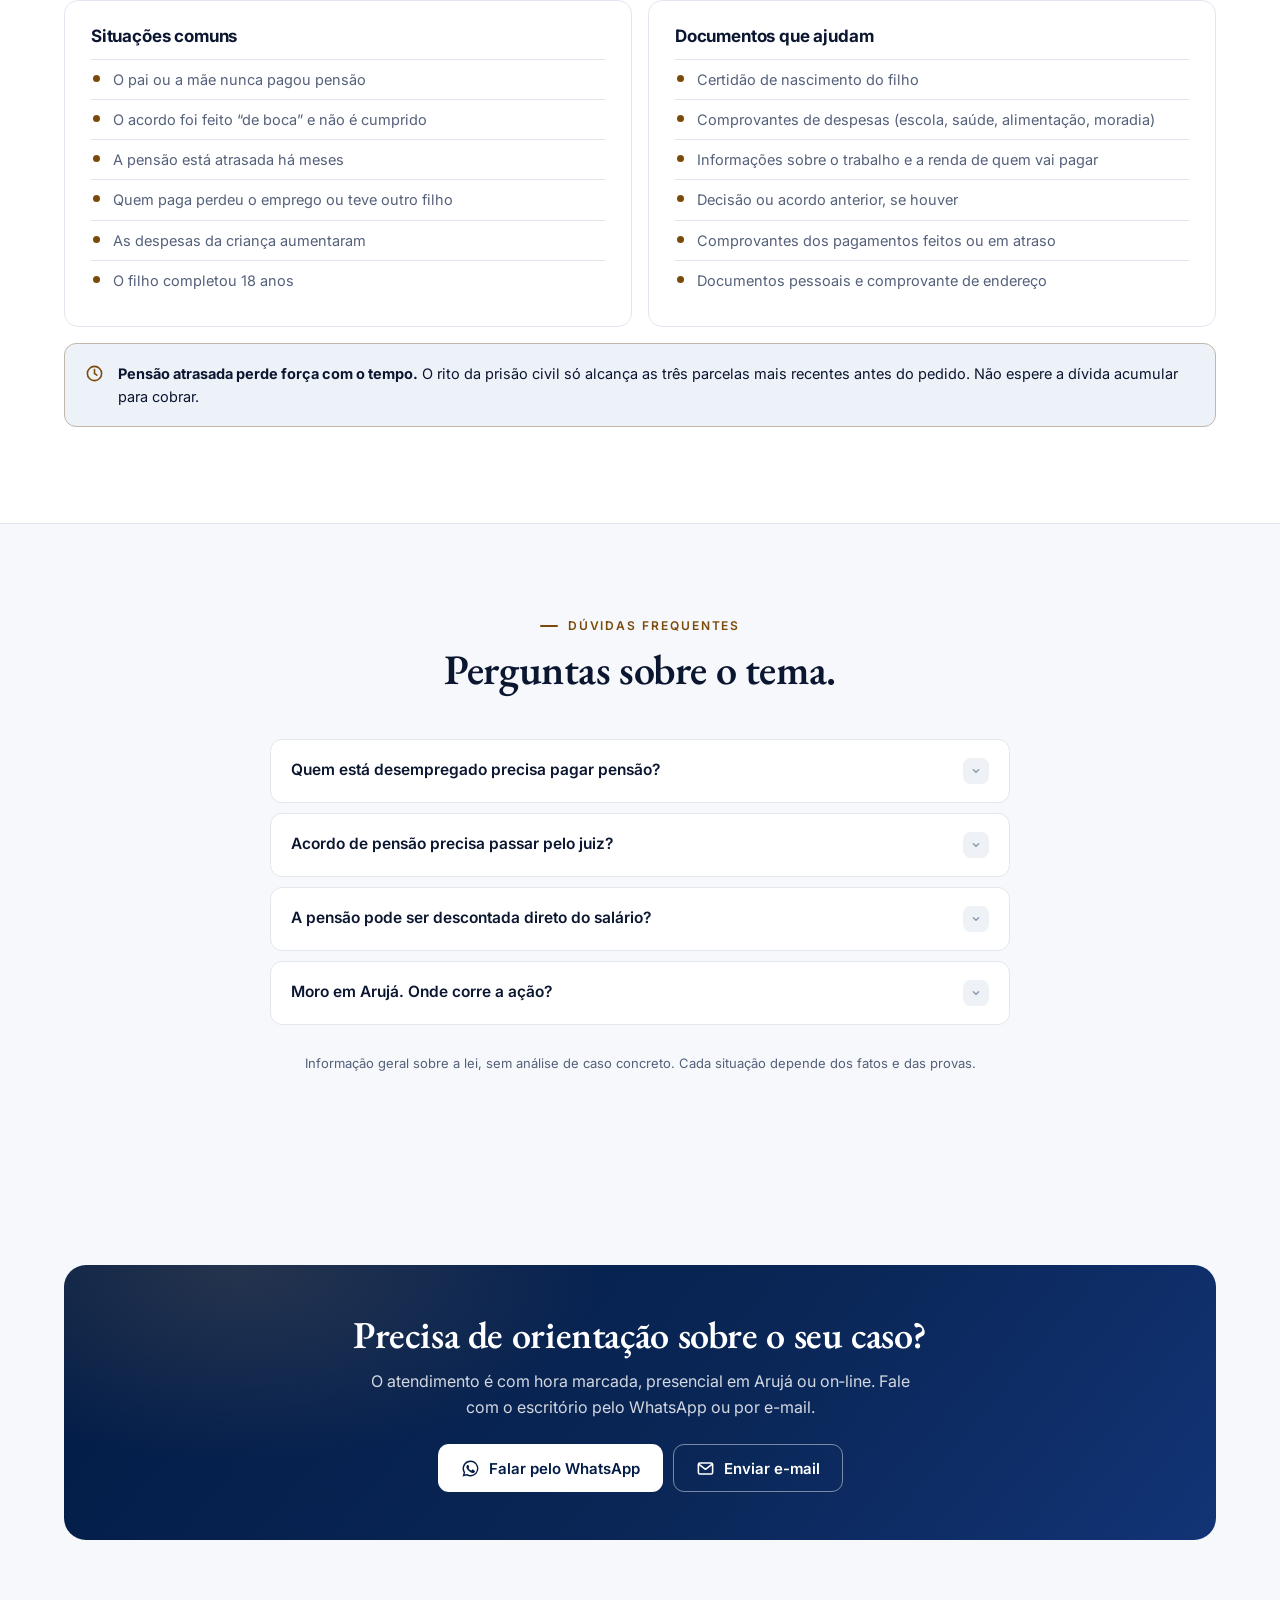
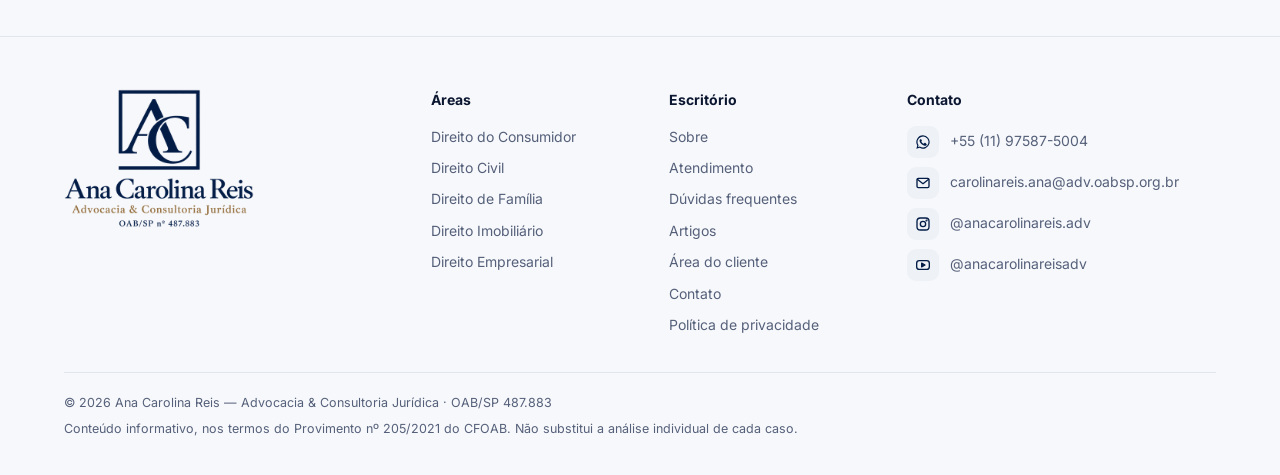
<file: pensao-alimenticia-aruja.html>
<!doctype html><html lang="pt-BR"><head><meta charset="utf-8"><meta name="viewport" content="width=device-width, initial-scale=1"><title>Pensão alimentícia em Arujá: pedido, revisão e cobrança | Ana Carolina Reis</title><meta name="description" content="Como funciona a pensão alimentícia: alimentos provisórios, cálculo pelo binômio necessidade e possibilidade, revisão, cobrança de atrasados e maioridade. Advogada em Arujá/SP."><link rel="canonical" href="https://anacarolinareis.adv.br/pensao-alimenticia-aruja"><meta property="og:type" content="website"><meta property="og:locale" content="pt_BR"><meta property="og:site_name" content="Ana Carolina Reis — Advocacia & Consultoria Jurídica"><meta property="og:title" content="Pensão alimentícia em Arujá: pedido, revisão e cobrança | Ana Carolina Reis"><meta property="og:description" content="Como funciona a pensão alimentícia: alimentos provisórios, cálculo pelo binômio necessidade e possibilidade, revisão, cobrança de atrasados e maioridade. Advogada em Arujá/SP."><meta property="og:url" content="https://anacarolinareis.adv.br/pensao-alimenticia-aruja"><meta property="og:image" content="https://anacarolinareis.adv.br/og-image.jpg"><meta name="theme-color" content="#021c46"><link rel="icon" href="favicon.png?v=20" type="image/png"><link rel="apple-touch-icon" href="apple-touch-icon.png"><script>(function(){try{var t=sessionStorage.getItem("acr-tema");if(t==="dark"||t==="light")document.documentElement.dataset.theme=t}catch(e){}})()</script><link rel="preconnect" href="https://fonts.googleapis.com"><link rel="preconnect" href="https://fonts.gstatic.com" crossorigin><link rel="stylesheet" href="https://fonts.googleapis.com/css2?family=EB+Garamond:ital,wght@0,500;0,600;1,500&family=Inter:wght@400;500;600;700&display=swap"><link rel="stylesheet" href="site.css?v=22"><script type="application/ld+json">[{"@context": "https://schema.org", "@type": "FAQPage", "mainEntity": [{"@type": "Question", "name": "Quem está desempregado precisa pagar pensão?", "acceptedAnswer": {"@type": "Answer", "text": "Sim. O desemprego não extingue a obrigação, mas pode justificar a revisão do valor. Enquanto não houver nova decisão, o valor fixado continua devido."}}, {"@type": "Question", "name": "Acordo de pensão precisa passar pelo juiz?", "acceptedAnswer": {"@type": "Answer", "text": "Um acordo homologado pelo juiz tem força de decisão e pode ser cobrado diretamente na Justiça. Um acordo apenas verbal é difícil de provar e de cobrar."}}, {"@type": "Question", "name": "A pensão pode ser descontada direto do salário?", "acceptedAnswer": {"@type": "Answer", "text": "Sim. Quando quem paga tem vínculo de emprego, o juiz pode determinar o desconto em folha, o que reduz o risco de atraso."}}, {"@type": "Question", "name": "Moro em Arujá. Onde corre a ação?", "acceptedAnswer": {"@type": "Answer", "text": "Em regra, a ação de alimentos pode ser proposta no domicílio de quem recebe a pensão. Para quem mora em Arujá, a ação tramita no Foro Distrital de Arujá."}}]}, {"@context": "https://schema.org", "@type": "BreadcrumbList", "itemListElement": [{"@type": "ListItem", "position": 1, "name": "Início", "item": "https://anacarolinareis.adv.br/"}, {"@type": "ListItem", "position": 2, "name": "Pensão alimentícia em Arujá", "item": "https://anacarolinareis.adv.br/pensao-alimenticia-aruja"}]}]</script></head><body><a class="skip" href="#conteudo">Pular para o conteúdo</a><header class="top"><div class="wrap"><a class="brand brand-h" href="./#inicio" aria-label="Ana Carolina Reis, Advocacia &amp; Consultoria Jurídica, início"><img class="mark-l" src="logo-h2.png" alt="" width="214" height="50"><img class="mark-d" src="logo-h2-claro.png" alt="" width="214" height="50"></a><nav class="nav" aria-label="Principal"><a href="./#inicio">Início</a><a href="./#sobre">Sobre</a><a href="./#areas">Áreas de atuação</a><a href="./#atendimento">Atendimento</a><a href="./#faq">FAQ</a><a href="./#contato">Contato</a><a class="nav-cli" href="area-do-cliente">Área do cliente</a></nav><div class="top-r"><button class="icon-btn" type="button" data-theme-toggle aria-label="Alternar tema claro ou escuro"><svg viewBox="0 0 24 24" fill="none" stroke="currentColor" stroke-width="2" stroke-linecap="round" stroke-linejoin="round" aria-hidden="true" class="i-moon"><path d="M20 14.5A8 8 0 1 1 9.5 4a6.5 6.5 0 0 0 10.5 10.5z"/></svg><svg viewBox="0 0 24 24" fill="none" stroke="currentColor" stroke-width="2" stroke-linecap="round" stroke-linejoin="round" aria-hidden="true" class="i-sun"><circle cx="12" cy="12" r="4"/><path d="M12 2v2M12 20v2M4.9 4.9l1.4 1.4M17.7 17.7l1.4 1.4M2 12h2M20 12h2M4.9 19.1l1.4-1.4M17.7 6.3l1.4-1.4"/></svg></button><a class="btn btn-g btn-sm cli-btn" href="area-do-cliente"><svg viewBox="0 0 24 24" fill="none" stroke="currentColor" stroke-width="2" stroke-linecap="round" stroke-linejoin="round" aria-hidden="true"><circle cx="12" cy="8" r="4"/><path d="M4 21c0-4.4 3.6-8 8-8s8 3.6 8 8"/></svg><span class="lbl">Área do cliente</span></a><a class="btn btn-p btn-sm" href="https://wa.me/5511975875004?s=p" target="_blank" rel="noopener"><svg viewBox="0 0 24 24" fill="currentColor" aria-hidden="true"><path d="M12 2a10 10 0 0 0-8.6 15.1L2 22l5-1.3A10 10 0 1 0 12 2zm0 18.2a8.2 8.2 0 0 1-4.2-1.2l-.3-.2-3 .8.8-2.9-.2-.3A8.2 8.2 0 1 1 12 20.2zm4.5-6.1c-.2-.1-1.5-.7-1.7-.8-.2-.1-.4-.1-.6.1l-.8 1c-.1.2-.3.2-.5.1a6.7 6.7 0 0 1-3.3-2.9c-.2-.4.2-.4.7-1.3.1-.2 0-.3 0-.4l-.8-1.8c-.2-.5-.4-.4-.6-.4h-.5a1 1 0 0 0-.7.3 3 3 0 0 0-.9 2.2 5.2 5.2 0 0 0 1.1 2.8 11.9 11.9 0 0 0 4.6 4c1.7.7 2.4.8 3.2.7.5-.1 1.5-.6 1.7-1.2.2-.6.2-1.1.2-1.2-.1-.1-.3-.2-.5-.3z"/></svg><span class="lbl">WhatsApp</span></a><button class="icon-btn menu-btn" type="button" data-menu aria-label="Abrir menu" aria-expanded="false"><svg viewBox="0 0 24 24" fill="none" stroke="currentColor" stroke-width="2" stroke-linecap="round" stroke-linejoin="round" aria-hidden="true"><path d="M4 7h16M4 12h16M4 17h16"/></svg></button></div></div></header><main id="conteudo"><section class="t-hero"><div class="wrap"><nav class="crumbs" aria-label="Você está em"><a href="./">Início</a> / Pensão alimentícia em Arujá</nav><h1>Pensão alimentícia: <span class="em">pedido, revisão e cobrança</span>.</h1><p class="lead">A pensão existe para garantir o sustento do filho, e é definida pelo que ele precisa e pelo que os pais podem pagar. Abaixo, as regras para pedir, rever e cobrar. Em Arujá, as ações tramitam no Foro Distrital de Arujá.</p><div class="toc"><a href="#lei">Como é definida</a><a href="#execucao">Pensão atrasada</a><a href="#revisao">Revisão</a><a href="#maioridade">Após os 18 anos</a><a href="#duvidas">Dúvidas</a></div></div></section><section class="sec" id="lei" style="padding-top:48px"><div class="wrap"><div class="sec-h rv"><span class="eyebrow">O que diz a lei</span><h2>As regras que se aplicam.</h2></div><div class="law-g"><div class="law-c rv"><span class="ref">Código Civil, art. 1.694, § 1º</span><h3>Necessidade e possibilidade</h3><p>O valor considera as necessidades de quem recebe e os recursos de quem paga, de forma proporcional. Não existe percentual fixo em lei: os “30%” são uma referência comum, não uma regra.</p></div><div class="law-c rv"><span class="ref">Lei nº 5.478/1968, art. 4º</span><h3>Alimentos provisórios</h3><p>Ao receber a ação de alimentos, o juiz pode fixar um valor provisório desde logo, que vale até a decisão final.</p></div><div class="law-c rv" id="execucao"><span class="ref">CPC, arts. 528 e 530 · Súmula 309 do STJ</span><h3>Cobrança da pensão atrasada</h3><p>A dívida pode ser cobrada pelo rito da prisão civil, que alcança até as três últimas parcelas antes do pedido e as que vencerem no curso do processo, ou pelo rito da penhora de bens e valores. As parcelas mais antigas seguem o rito da penhora.</p></div><div class="law-c rv" id="revisao"><span class="ref">Código Civil, art. 1.699</span><h3>Revisão do valor</h3><p>Se mudar a situação financeira de quem paga ou as necessidades de quem recebe, é possível pedir a redução, o aumento ou a exoneração. Enquanto não houver nova decisão, o valor fixado continua devido.</p></div><div class="law-c rv" id="maioridade"><span class="ref">Súmula 358 do STJ</span><h3>Filho que completou 18 anos</h3><p>A pensão não termina automaticamente com a maioridade. O cancelamento depende de decisão judicial, com direito de o filho se manifestar, e a obrigação pode continuar, por exemplo, enquanto ele cursa faculdade.</p></div><div class="law-c rv"><span class="ref">Súmula 596 do STJ · Lei nº 11.804/2008</span><h3>Avós e gestante</h3><p>Os avós podem ser chamados a complementar a pensão quando os pais não conseguem arcar, de forma subsidiária. Durante a gravidez, a gestante pode pedir alimentos gravídicos ao suposto pai.</p></div></div></div></section><section class="sec sec-alt" id="na-pratica"><div class="wrap"><div class="sec-h rv"><span class="eyebrow">Na prática</span><h2>Situações comuns e o que reunir.</h2></div><div class="two"><div class="box rv"><h3>Situações comuns</h3><ul><li>O pai ou a mãe nunca pagou pensão</li><li>O acordo foi feito “de boca” e não é cumprido</li><li>A pensão está atrasada há meses</li><li>Quem paga perdeu o emprego ou teve outro filho</li><li>As despesas da criança aumentaram</li><li>O filho completou 18 anos</li></ul></div><div class="box rv"><h3>Documentos que ajudam</h3><ul><li>Certidão de nascimento do filho</li><li>Comprovantes de despesas (escola, saúde, alimentação, moradia)</li><li>Informações sobre o trabalho e a renda de quem vai pagar</li><li>Decisão ou acordo anterior, se houver</li><li>Comprovantes dos pagamentos feitos ou em atraso</li><li>Documentos pessoais e comprovante de endereço</li></ul></div></div><div class="callout rv"><svg viewBox="0 0 24 24" fill="none" stroke="currentColor" stroke-width="2" stroke-linecap="round" stroke-linejoin="round" aria-hidden="true"><circle cx="12" cy="12" r="9"/><path d="M12 7v5l3 2"/></svg><p><b>Pensão atrasada perde força com o tempo.</b> O rito da prisão civil só alcança as três parcelas mais recentes antes do pedido. Não espere a dívida acumular para cobrar.</p></div></div></section><section class="sec" id="duvidas"><div class="wrap"><div class="sec-h c rv"><span class="eyebrow">Dúvidas frequentes</span><h2>Perguntas sobre o tema.</h2></div><div class="faq rv"><details><summary>Quem está desempregado precisa pagar pensão?</summary><div class="a"><p>Sim. O desemprego não extingue a obrigação, mas pode justificar a revisão do valor. Enquanto não houver nova decisão, o valor fixado continua devido.</p></div></details><details><summary>Acordo de pensão precisa passar pelo juiz?</summary><div class="a"><p>Um acordo homologado pelo juiz tem força de decisão e pode ser cobrado diretamente na Justiça. Um acordo apenas verbal é difícil de provar e de cobrar.</p></div></details><details><summary>A pensão pode ser descontada direto do salário?</summary><div class="a"><p>Sim. Quando quem paga tem vínculo de emprego, o juiz pode determinar o desconto em folha, o que reduz o risco de atraso.</p></div></details><details><summary>Moro em Arujá. Onde corre a ação?</summary><div class="a"><p>Em regra, a ação de alimentos pode ser proposta no domicílio de quem recebe a pensão. Para quem mora em Arujá, a ação tramita no Foro Distrital de Arujá.</p></div></details></div><p class="disc">Informação geral sobre a lei, sem análise de caso concreto. Cada situação depende dos fatos e das provas.</p></div></section><section class="sec" style="padding-bottom:0"><div class="wrap"><div class="band mini-band rv"><h2>Precisa de orientação sobre o seu caso?</h2><p>O atendimento é com hora marcada, presencial em Arujá ou on‑line. Fale com o escritório pelo WhatsApp ou por e-mail.</p><div class="row"><a class="btn btn-w" href="https://wa.me/5511975875004?s=p" target="_blank" rel="noopener"><svg viewBox="0 0 24 24" fill="currentColor" aria-hidden="true"><path d="M12 2a10 10 0 0 0-8.6 15.1L2 22l5-1.3A10 10 0 1 0 12 2zm0 18.2a8.2 8.2 0 0 1-4.2-1.2l-.3-.2-3 .8.8-2.9-.2-.3A8.2 8.2 0 1 1 12 20.2zm4.5-6.1c-.2-.1-1.5-.7-1.7-.8-.2-.1-.4-.1-.6.1l-.8 1c-.1.2-.3.2-.5.1a6.7 6.7 0 0 1-3.3-2.9c-.2-.4.2-.4.7-1.3.1-.2 0-.3 0-.4l-.8-1.8c-.2-.5-.4-.4-.6-.4h-.5a1 1 0 0 0-.7.3 3 3 0 0 0-.9 2.2 5.2 5.2 0 0 0 1.1 2.8 11.9 11.9 0 0 0 4.6 4c1.7.7 2.4.8 3.2.7.5-.1 1.5-.6 1.7-1.2.2-.6.2-1.1.2-1.2-.1-.1-.3-.2-.5-.3z"/></svg>Falar pelo WhatsApp</a><a class="btn btn-o" href="mailto:carolinareis.ana@adv.oabsp.org.br"><svg viewBox="0 0 24 24" fill="none" stroke="currentColor" stroke-width="2" stroke-linecap="round" stroke-linejoin="round" aria-hidden="true"><rect x="3" y="5" width="18" height="14" rx="2"/><path d="m3.5 6.5 8.5 6.5 8.5-6.5"/></svg>Enviar e-mail</a></div></div></div></section></main><footer class="foot"><div class="wrap"><div class="foot-g"><div><a class="foot-logo" href="./#inicio" aria-label="Ana Carolina Reis, início"><img class="mark-l" src="logo-full.png" alt="Ana Carolina Reis — Advocacia &amp; Consultoria Jurídica — OAB/SP nº 487.883" width="247" height="180"><img class="mark-d" src="logo-full-claro.png" alt="" width="247" height="180"></a></div><div><h4>Áreas</h4><ul><li><a href="direito-do-consumidor">Direito do Consumidor</a></li><li><a href="batida-de-carro-quem-paga">Direito Civil</a></li><li><a href="pensao-alimenticia-aruja">Direito de Família</a></li><li><a href="./#areas">Direito Imobiliário</a></li><li><a href="para-empresas">Direito Empresarial</a></li></ul></div><div><h4>Escritório</h4><ul><li><a href="./#sobre">Sobre</a></li><li><a href="./#atendimento">Atendimento</a></li><li><a href="./#faq">Dúvidas frequentes</a></li><li><a href="artigos">Artigos</a></li><li><a href="area-do-cliente">Área do cliente</a></li><li><a href="./#contato">Contato</a></li><li><a href="politica-de-privacidade">Política de privacidade</a></li></ul></div><div class="fc"><h4>Contato</h4><ul class=""><li><a href="https://wa.me/5511975875004?s=p" target="_blank" rel="noopener"><span class="ci"><svg viewBox="0 0 24 24" fill="currentColor" aria-hidden="true"><path d="M12 2a10 10 0 0 0-8.6 15.1L2 22l5-1.3A10 10 0 1 0 12 2zm0 18.2a8.2 8.2 0 0 1-4.2-1.2l-.3-.2-3 .8.8-2.9-.2-.3A8.2 8.2 0 1 1 12 20.2zm4.5-6.1c-.2-.1-1.5-.7-1.7-.8-.2-.1-.4-.1-.6.1l-.8 1c-.1.2-.3.2-.5.1a6.7 6.7 0 0 1-3.3-2.9c-.2-.4.2-.4.7-1.3.1-.2 0-.3 0-.4l-.8-1.8c-.2-.5-.4-.4-.6-.4h-.5a1 1 0 0 0-.7.3 3 3 0 0 0-.9 2.2 5.2 5.2 0 0 0 1.1 2.8 11.9 11.9 0 0 0 4.6 4c1.7.7 2.4.8 3.2.7.5-.1 1.5-.6 1.7-1.2.2-.6.2-1.1.2-1.2-.1-.1-.3-.2-.5-.3z"/></svg></span><span>+55 (11) 97587-5004</span></a></li><li><a href="mailto:carolinareis.ana@adv.oabsp.org.br"><span class="ci"><svg viewBox="0 0 24 24" fill="none" stroke="currentColor" stroke-width="2" stroke-linecap="round" stroke-linejoin="round" aria-hidden="true"><rect x="3" y="5" width="18" height="14" rx="2"/><path d="m3.5 6.5 8.5 6.5 8.5-6.5"/></svg></span><span>carolinareis.ana@adv.oabsp.org.br</span></a></li><li><a href="https://www.instagram.com/anacarolinareis.adv/" target="_blank" rel="noopener"><span class="ci"><svg viewBox="0 0 24 24" fill="none" stroke="currentColor" stroke-width="2" stroke-linecap="round" stroke-linejoin="round" aria-hidden="true"><rect x="3" y="3" width="18" height="18" rx="5"/><circle cx="12" cy="12" r="4"/><circle cx="17.3" cy="6.7" r=".6" fill="currentColor"/></svg></span><span>@anacarolinareis.adv</span></a></li><li><a href="https://www.youtube.com/@anacarolinareisadv" target="_blank" rel="noopener"><span class="ci"><svg viewBox="0 0 24 24" fill="none" stroke="currentColor" stroke-width="2" stroke-linecap="round" stroke-linejoin="round" aria-hidden="true"><rect x="2.5" y="5.5" width="19" height="13" rx="4"/><path d="m10 9.2 5 2.8-5 2.8z" fill="currentColor"/></svg></span><span>@anacarolinareisadv</span></a></li></ul></div></div><div class="legal"><span>© <span data-year>2026</span> Ana Carolina Reis — Advocacia & Consultoria Jurídica · OAB/SP 487.883</span><span>Conteúdo informativo, nos termos do Provimento nº 205/2021 do CFOAB. Não substitui a análise individual de cada caso.</span></div></div></footer><a class="wa" href="https://wa.me/5511975875004?s=p" target="_blank" rel="noopener" aria-label="Conversar pelo WhatsApp"><svg viewBox="0 0 24 24" fill="currentColor" aria-hidden="true"><path d="M12 2a10 10 0 0 0-8.6 15.1L2 22l5-1.3A10 10 0 1 0 12 2zm0 18.2a8.2 8.2 0 0 1-4.2-1.2l-.3-.2-3 .8.8-2.9-.2-.3A8.2 8.2 0 1 1 12 20.2zm4.5-6.1c-.2-.1-1.5-.7-1.7-.8-.2-.1-.4-.1-.6.1l-.8 1c-.1.2-.3.2-.5.1a6.7 6.7 0 0 1-3.3-2.9c-.2-.4.2-.4.7-1.3.1-.2 0-.3 0-.4l-.8-1.8c-.2-.5-.4-.4-.6-.4h-.5a1 1 0 0 0-.7.3 3 3 0 0 0-.9 2.2 5.2 5.2 0 0 0 1.1 2.8 11.9 11.9 0 0 0 4.6 4c1.7.7 2.4.8 3.2.7.5-.1 1.5-.6 1.7-1.2.2-.6.2-1.1.2-1.2-.1-.1-.3-.2-.5-.3z"/></svg><span class="lbl">WhatsApp</span></a><script src="site.js?v=21" defer></script></body></html>
</file>
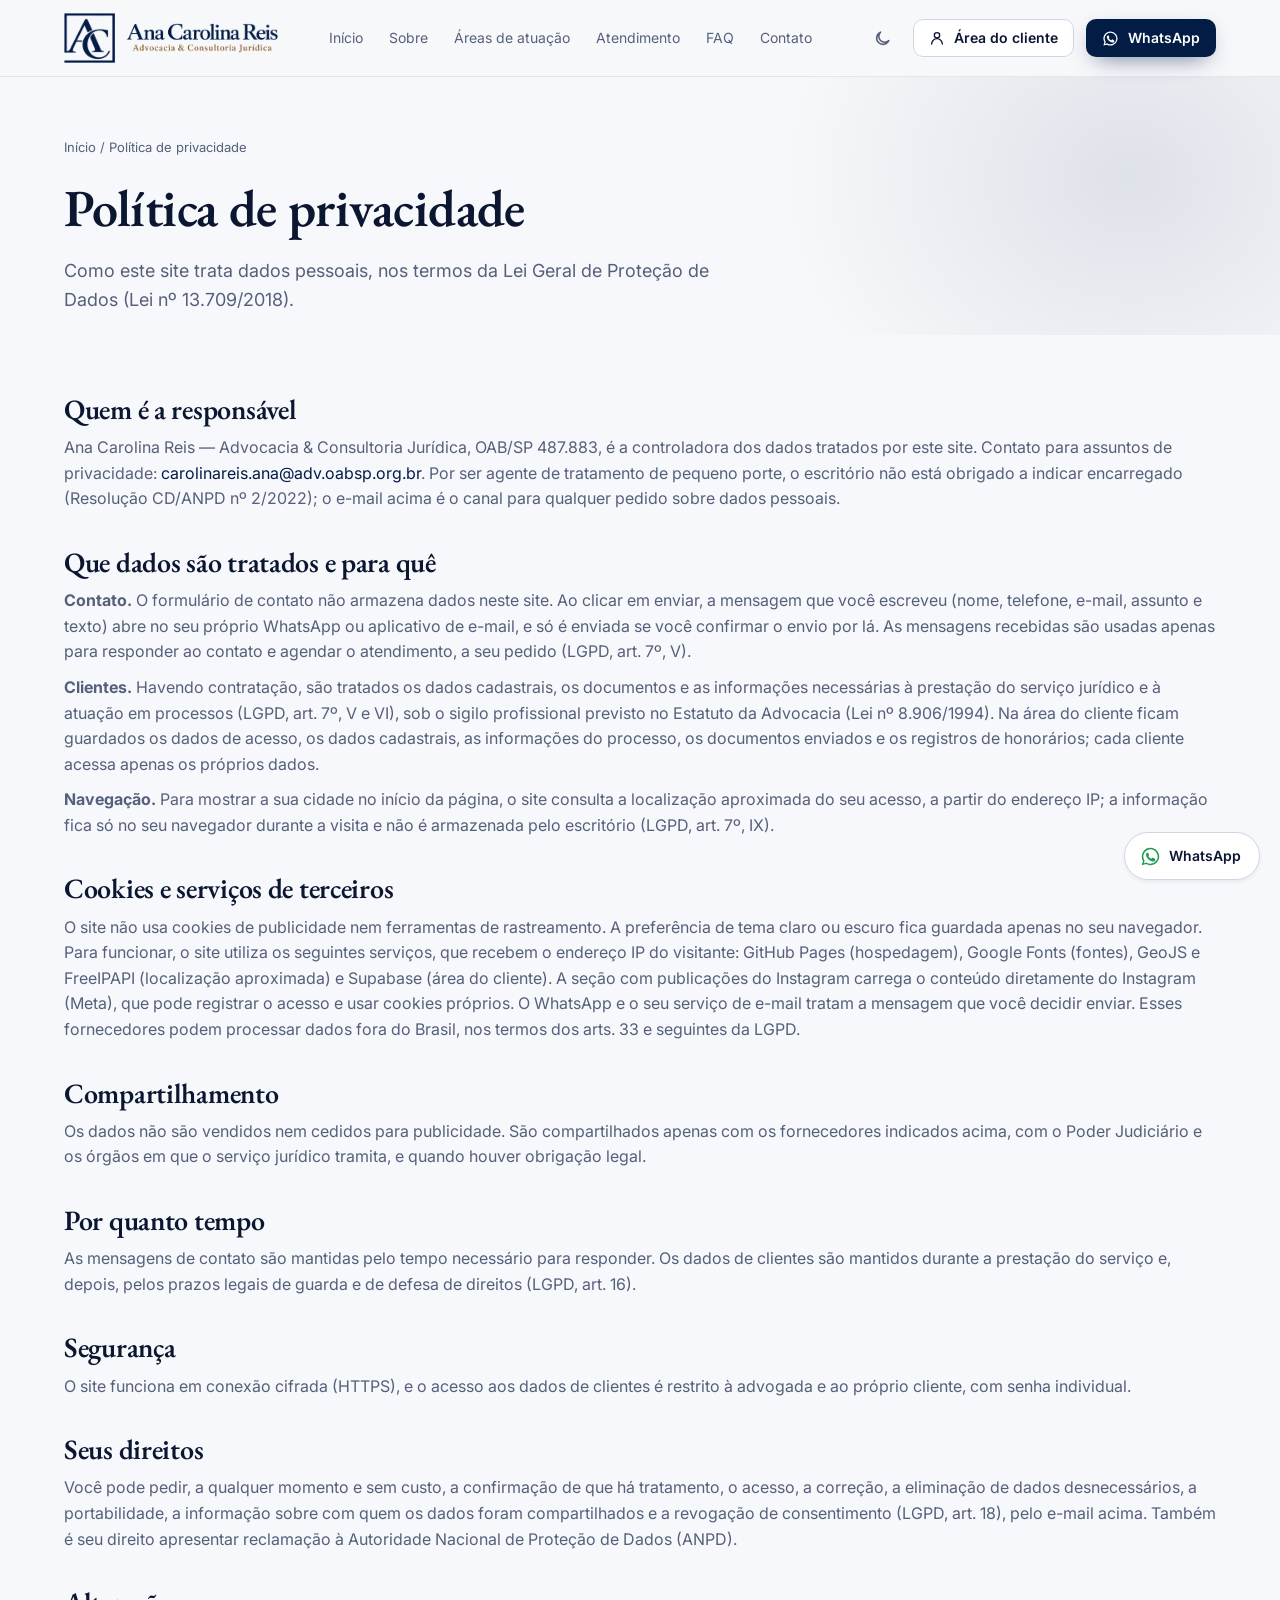
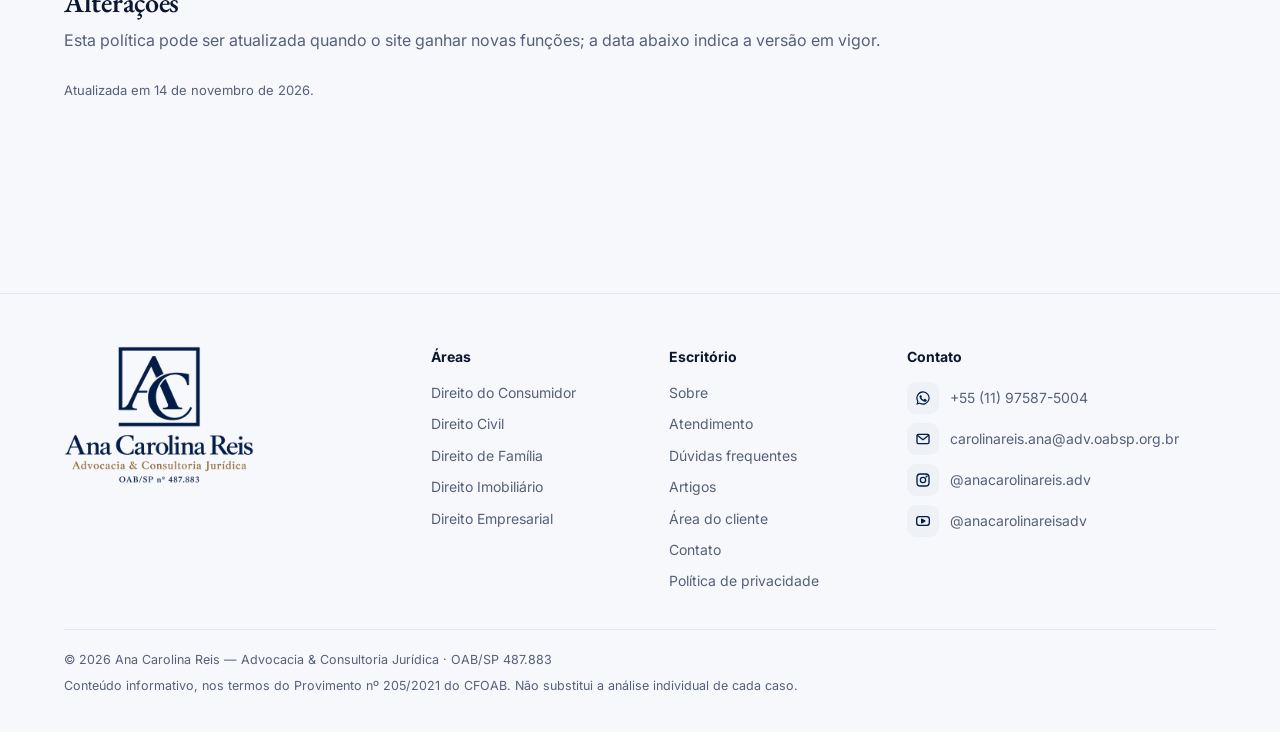
<file: politica-de-privacidade.html>
<!doctype html><html lang="pt-BR"><head><meta charset="utf-8"><meta name="viewport" content="width=device-width, initial-scale=1"><title>Política de privacidade | Ana Carolina Reis</title><meta name="description" content="Como este site trata dados pessoais, nos termos da LGPD."><link rel="canonical" href="https://anacarolinareis.adv.br/politica-de-privacidade"><meta property="og:type" content="website"><meta property="og:locale" content="pt_BR"><meta property="og:site_name" content="Ana Carolina Reis — Advocacia & Consultoria Jurídica"><meta property="og:title" content="Política de privacidade | Ana Carolina Reis"><meta property="og:description" content="Como este site trata dados pessoais, nos termos da LGPD."><meta property="og:url" content="https://anacarolinareis.adv.br/politica-de-privacidade"><meta property="og:image" content="https://anacarolinareis.adv.br/og-image.jpg"><meta name="theme-color" content="#021c46"><link rel="icon" href="favicon.png?v=20" type="image/png"><link rel="apple-touch-icon" href="apple-touch-icon.png"><script>(function(){try{var t=sessionStorage.getItem("acr-tema");if(t==="dark"||t==="light")document.documentElement.dataset.theme=t}catch(e){}})()</script><link rel="preconnect" href="https://fonts.googleapis.com"><link rel="preconnect" href="https://fonts.gstatic.com" crossorigin><link rel="stylesheet" href="https://fonts.googleapis.com/css2?family=EB+Garamond:ital,wght@0,500;0,600;1,500&family=Inter:wght@400;500;600;700&display=swap"><link rel="stylesheet" href="site.css?v=22"></head><body><a class="skip" href="#conteudo">Pular para o conteúdo</a><header class="top"><div class="wrap"><a class="brand brand-h" href="./#inicio" aria-label="Ana Carolina Reis, Advocacia &amp; Consultoria Jurídica, início"><img class="mark-l" src="logo-h2.png" alt="" width="214" height="50"><img class="mark-d" src="logo-h2-claro.png" alt="" width="214" height="50"></a><nav class="nav" aria-label="Principal"><a href="./#inicio">Início</a><a href="./#sobre">Sobre</a><a href="./#areas">Áreas de atuação</a><a href="./#atendimento">Atendimento</a><a href="./#faq">FAQ</a><a href="./#contato">Contato</a><a class="nav-cli" href="area-do-cliente">Área do cliente</a></nav><div class="top-r"><button class="icon-btn" type="button" data-theme-toggle aria-label="Alternar tema claro ou escuro"><svg viewBox="0 0 24 24" fill="none" stroke="currentColor" stroke-width="2" stroke-linecap="round" stroke-linejoin="round" aria-hidden="true" class="i-moon"><path d="M20 14.5A8 8 0 1 1 9.5 4a6.5 6.5 0 0 0 10.5 10.5z"/></svg><svg viewBox="0 0 24 24" fill="none" stroke="currentColor" stroke-width="2" stroke-linecap="round" stroke-linejoin="round" aria-hidden="true" class="i-sun"><circle cx="12" cy="12" r="4"/><path d="M12 2v2M12 20v2M4.9 4.9l1.4 1.4M17.7 17.7l1.4 1.4M2 12h2M20 12h2M4.9 19.1l1.4-1.4M17.7 6.3l1.4-1.4"/></svg></button><a class="btn btn-g btn-sm cli-btn" href="area-do-cliente"><svg viewBox="0 0 24 24" fill="none" stroke="currentColor" stroke-width="2" stroke-linecap="round" stroke-linejoin="round" aria-hidden="true"><circle cx="12" cy="8" r="4"/><path d="M4 21c0-4.4 3.6-8 8-8s8 3.6 8 8"/></svg><span class="lbl">Área do cliente</span></a><a class="btn btn-p btn-sm" href="https://wa.me/5511975875004?s=p" target="_blank" rel="noopener"><svg viewBox="0 0 24 24" fill="currentColor" aria-hidden="true"><path d="M12 2a10 10 0 0 0-8.6 15.1L2 22l5-1.3A10 10 0 1 0 12 2zm0 18.2a8.2 8.2 0 0 1-4.2-1.2l-.3-.2-3 .8.8-2.9-.2-.3A8.2 8.2 0 1 1 12 20.2zm4.5-6.1c-.2-.1-1.5-.7-1.7-.8-.2-.1-.4-.1-.6.1l-.8 1c-.1.2-.3.2-.5.1a6.7 6.7 0 0 1-3.3-2.9c-.2-.4.2-.4.7-1.3.1-.2 0-.3 0-.4l-.8-1.8c-.2-.5-.4-.4-.6-.4h-.5a1 1 0 0 0-.7.3 3 3 0 0 0-.9 2.2 5.2 5.2 0 0 0 1.1 2.8 11.9 11.9 0 0 0 4.6 4c1.7.7 2.4.8 3.2.7.5-.1 1.5-.6 1.7-1.2.2-.6.2-1.1.2-1.2-.1-.1-.3-.2-.5-.3z"/></svg><span class="lbl">WhatsApp</span></a><button class="icon-btn menu-btn" type="button" data-menu aria-label="Abrir menu" aria-expanded="false"><svg viewBox="0 0 24 24" fill="none" stroke="currentColor" stroke-width="2" stroke-linecap="round" stroke-linejoin="round" aria-hidden="true"><path d="M4 7h16M4 12h16M4 17h16"/></svg></button></div></div></header><main id="conteudo"><section class="t-hero"><div class="wrap"><nav class="crumbs"><a href="./">Início</a> / Política de privacidade</nav><h1>Política de privacidade</h1><p class="lead">Como este site trata dados pessoais, nos termos da Lei Geral de Proteção de Dados (Lei nº 13.709/2018).</p></div></section><section class="sec" style="padding-top:24px"><div class="wrap prose"><h2>Quem é a responsável</h2><p>Ana Carolina Reis — Advocacia &amp; Consultoria Jurídica, OAB/SP 487.883, é a controladora dos dados tratados por este site. Contato para assuntos de privacidade: <a href="mailto:carolinareis.ana@adv.oabsp.org.br">carolinareis.ana@adv.oabsp.org.br</a>. Por ser agente de tratamento de pequeno porte, o escritório não está obrigado a indicar encarregado (Resolução CD/ANPD nº 2/2022); o e-mail acima é o canal para qualquer pedido sobre dados pessoais.</p><h2>Que dados são tratados e para quê</h2><p><b>Contato.</b> O formulário de contato não armazena dados neste site. Ao clicar em enviar, a mensagem que você escreveu (nome, telefone, e-mail, assunto e texto) abre no seu próprio WhatsApp ou aplicativo de e-mail, e só é enviada se você confirmar o envio por lá. As mensagens recebidas são usadas apenas para responder ao contato e agendar o atendimento, a seu pedido (LGPD, art. 7º, V).</p><p><b>Clientes.</b> Havendo contratação, são tratados os dados cadastrais, os documentos e as informações necessárias à prestação do serviço jurídico e à atuação em processos (LGPD, art. 7º, V e VI), sob o sigilo profissional previsto no Estatuto da Advocacia (Lei nº 8.906/1994). Na área do cliente ficam guardados os dados de acesso, os dados cadastrais, as informações do processo, os documentos enviados e os registros de honorários; cada cliente acessa apenas os próprios dados.</p><p><b>Navegação.</b> Para mostrar a sua cidade no início da página, o site consulta a localização aproximada do seu acesso, a partir do endereço IP; a informação fica só no seu navegador durante a visita e não é armazenada pelo escritório (LGPD, art. 7º, IX).</p><h2>Cookies e serviços de terceiros</h2><p>O site não usa cookies de publicidade nem ferramentas de rastreamento. A preferência de tema claro ou escuro fica guardada apenas no seu navegador. Para funcionar, o site utiliza os seguintes serviços, que recebem o endereço IP do visitante: GitHub Pages (hospedagem), Google Fonts (fontes), GeoJS e FreeIPAPI (localização aproximada) e Supabase (área do cliente). A seção com publicações do Instagram carrega o conteúdo diretamente do Instagram (Meta), que pode registrar o acesso e usar cookies próprios. O WhatsApp e o seu serviço de e-mail tratam a mensagem que você decidir enviar. Esses fornecedores podem processar dados fora do Brasil, nos termos dos arts. 33 e seguintes da LGPD.</p><h2>Compartilhamento</h2><p>Os dados não são vendidos nem cedidos para publicidade. São compartilhados apenas com os fornecedores indicados acima, com o Poder Judiciário e os órgãos em que o serviço jurídico tramita, e quando houver obrigação legal.</p><h2>Por quanto tempo</h2><p>As mensagens de contato são mantidas pelo tempo necessário para responder. Os dados de clientes são mantidos durante a prestação do serviço e, depois, pelos prazos legais de guarda e de defesa de direitos (LGPD, art. 16).</p><h2>Segurança</h2><p>O site funciona em conexão cifrada (HTTPS), e o acesso aos dados de clientes é restrito à advogada e ao próprio cliente, com senha individual.</p><h2>Seus direitos</h2><p>Você pode pedir, a qualquer momento e sem custo, a confirmação de que há tratamento, o acesso, a correção, a eliminação de dados desnecessários, a portabilidade, a informação sobre com quem os dados foram compartilhados e a revogação de consentimento (LGPD, art. 18), pelo e-mail acima. Também é seu direito apresentar reclamação à Autoridade Nacional de Proteção de Dados (ANPD).</p><h2>Alterações</h2><p>Esta política pode ser atualizada quando o site ganhar novas funções; a data abaixo indica a versão em vigor.</p><p style="margin-top:26px;font-size:13px">Atualizada em 14 de novembro de 2026.</p></div></section></main><footer class="foot"><div class="wrap"><div class="foot-g"><div><a class="foot-logo" href="./#inicio" aria-label="Ana Carolina Reis, início"><img class="mark-l" src="logo-full.png" alt="Ana Carolina Reis — Advocacia &amp; Consultoria Jurídica — OAB/SP nº 487.883" width="247" height="180"><img class="mark-d" src="logo-full-claro.png" alt="" width="247" height="180"></a></div><div><h4>Áreas</h4><ul><li><a href="direito-do-consumidor">Direito do Consumidor</a></li><li><a href="batida-de-carro-quem-paga">Direito Civil</a></li><li><a href="pensao-alimenticia-aruja">Direito de Família</a></li><li><a href="./#areas">Direito Imobiliário</a></li><li><a href="para-empresas">Direito Empresarial</a></li></ul></div><div><h4>Escritório</h4><ul><li><a href="./#sobre">Sobre</a></li><li><a href="./#atendimento">Atendimento</a></li><li><a href="./#faq">Dúvidas frequentes</a></li><li><a href="artigos">Artigos</a></li><li><a href="area-do-cliente">Área do cliente</a></li><li><a href="./#contato">Contato</a></li><li><a href="politica-de-privacidade">Política de privacidade</a></li></ul></div><div class="fc"><h4>Contato</h4><ul class=""><li><a href="https://wa.me/5511975875004?s=p" target="_blank" rel="noopener"><span class="ci"><svg viewBox="0 0 24 24" fill="currentColor" aria-hidden="true"><path d="M12 2a10 10 0 0 0-8.6 15.1L2 22l5-1.3A10 10 0 1 0 12 2zm0 18.2a8.2 8.2 0 0 1-4.2-1.2l-.3-.2-3 .8.8-2.9-.2-.3A8.2 8.2 0 1 1 12 20.2zm4.5-6.1c-.2-.1-1.5-.7-1.7-.8-.2-.1-.4-.1-.6.1l-.8 1c-.1.2-.3.2-.5.1a6.7 6.7 0 0 1-3.3-2.9c-.2-.4.2-.4.7-1.3.1-.2 0-.3 0-.4l-.8-1.8c-.2-.5-.4-.4-.6-.4h-.5a1 1 0 0 0-.7.3 3 3 0 0 0-.9 2.2 5.2 5.2 0 0 0 1.1 2.8 11.9 11.9 0 0 0 4.6 4c1.7.7 2.4.8 3.2.7.5-.1 1.5-.6 1.7-1.2.2-.6.2-1.1.2-1.2-.1-.1-.3-.2-.5-.3z"/></svg></span><span>+55 (11) 97587-5004</span></a></li><li><a href="mailto:carolinareis.ana@adv.oabsp.org.br"><span class="ci"><svg viewBox="0 0 24 24" fill="none" stroke="currentColor" stroke-width="2" stroke-linecap="round" stroke-linejoin="round" aria-hidden="true"><rect x="3" y="5" width="18" height="14" rx="2"/><path d="m3.5 6.5 8.5 6.5 8.5-6.5"/></svg></span><span>carolinareis.ana@adv.oabsp.org.br</span></a></li><li><a href="https://www.instagram.com/anacarolinareis.adv/" target="_blank" rel="noopener"><span class="ci"><svg viewBox="0 0 24 24" fill="none" stroke="currentColor" stroke-width="2" stroke-linecap="round" stroke-linejoin="round" aria-hidden="true"><rect x="3" y="3" width="18" height="18" rx="5"/><circle cx="12" cy="12" r="4"/><circle cx="17.3" cy="6.7" r=".6" fill="currentColor"/></svg></span><span>@anacarolinareis.adv</span></a></li><li><a href="https://www.youtube.com/@anacarolinareisadv" target="_blank" rel="noopener"><span class="ci"><svg viewBox="0 0 24 24" fill="none" stroke="currentColor" stroke-width="2" stroke-linecap="round" stroke-linejoin="round" aria-hidden="true"><rect x="2.5" y="5.5" width="19" height="13" rx="4"/><path d="m10 9.2 5 2.8-5 2.8z" fill="currentColor"/></svg></span><span>@anacarolinareisadv</span></a></li></ul></div></div><div class="legal"><span>© <span data-year>2026</span> Ana Carolina Reis — Advocacia & Consultoria Jurídica · OAB/SP 487.883</span><span>Conteúdo informativo, nos termos do Provimento nº 205/2021 do CFOAB. Não substitui a análise individual de cada caso.</span></div></div></footer><a class="wa" href="https://wa.me/5511975875004?s=p" target="_blank" rel="noopener" aria-label="Conversar pelo WhatsApp"><svg viewBox="0 0 24 24" fill="currentColor" aria-hidden="true"><path d="M12 2a10 10 0 0 0-8.6 15.1L2 22l5-1.3A10 10 0 1 0 12 2zm0 18.2a8.2 8.2 0 0 1-4.2-1.2l-.3-.2-3 .8.8-2.9-.2-.3A8.2 8.2 0 1 1 12 20.2zm4.5-6.1c-.2-.1-1.5-.7-1.7-.8-.2-.1-.4-.1-.6.1l-.8 1c-.1.2-.3.2-.5.1a6.7 6.7 0 0 1-3.3-2.9c-.2-.4.2-.4.7-1.3.1-.2 0-.3 0-.4l-.8-1.8c-.2-.5-.4-.4-.6-.4h-.5a1 1 0 0 0-.7.3 3 3 0 0 0-.9 2.2 5.2 5.2 0 0 0 1.1 2.8 11.9 11.9 0 0 0 4.6 4c1.7.7 2.4.8 3.2.7.5-.1 1.5-.6 1.7-1.2.2-.6.2-1.1.2-1.2-.1-.1-.3-.2-.5-.3z"/></svg><span class="lbl">WhatsApp</span></a><script src="site.js?v=21" defer></script></body></html>
</file>
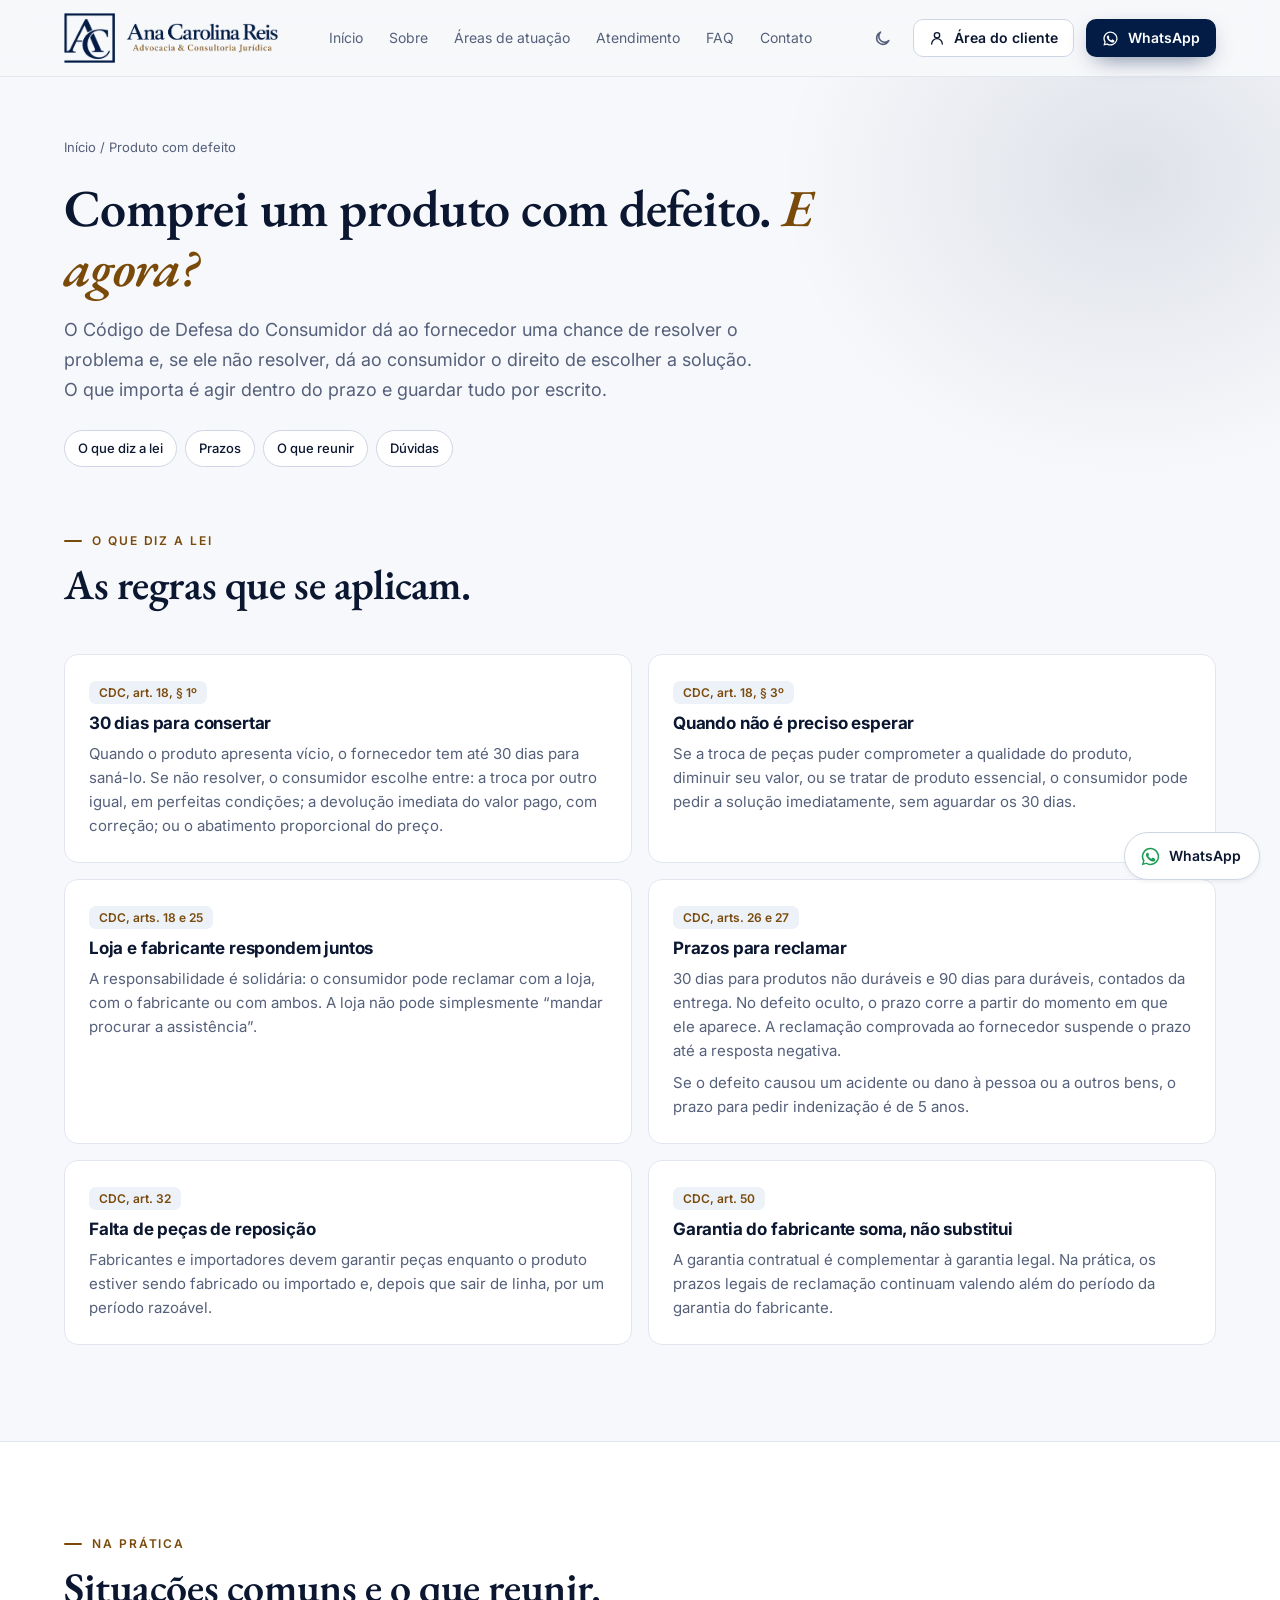
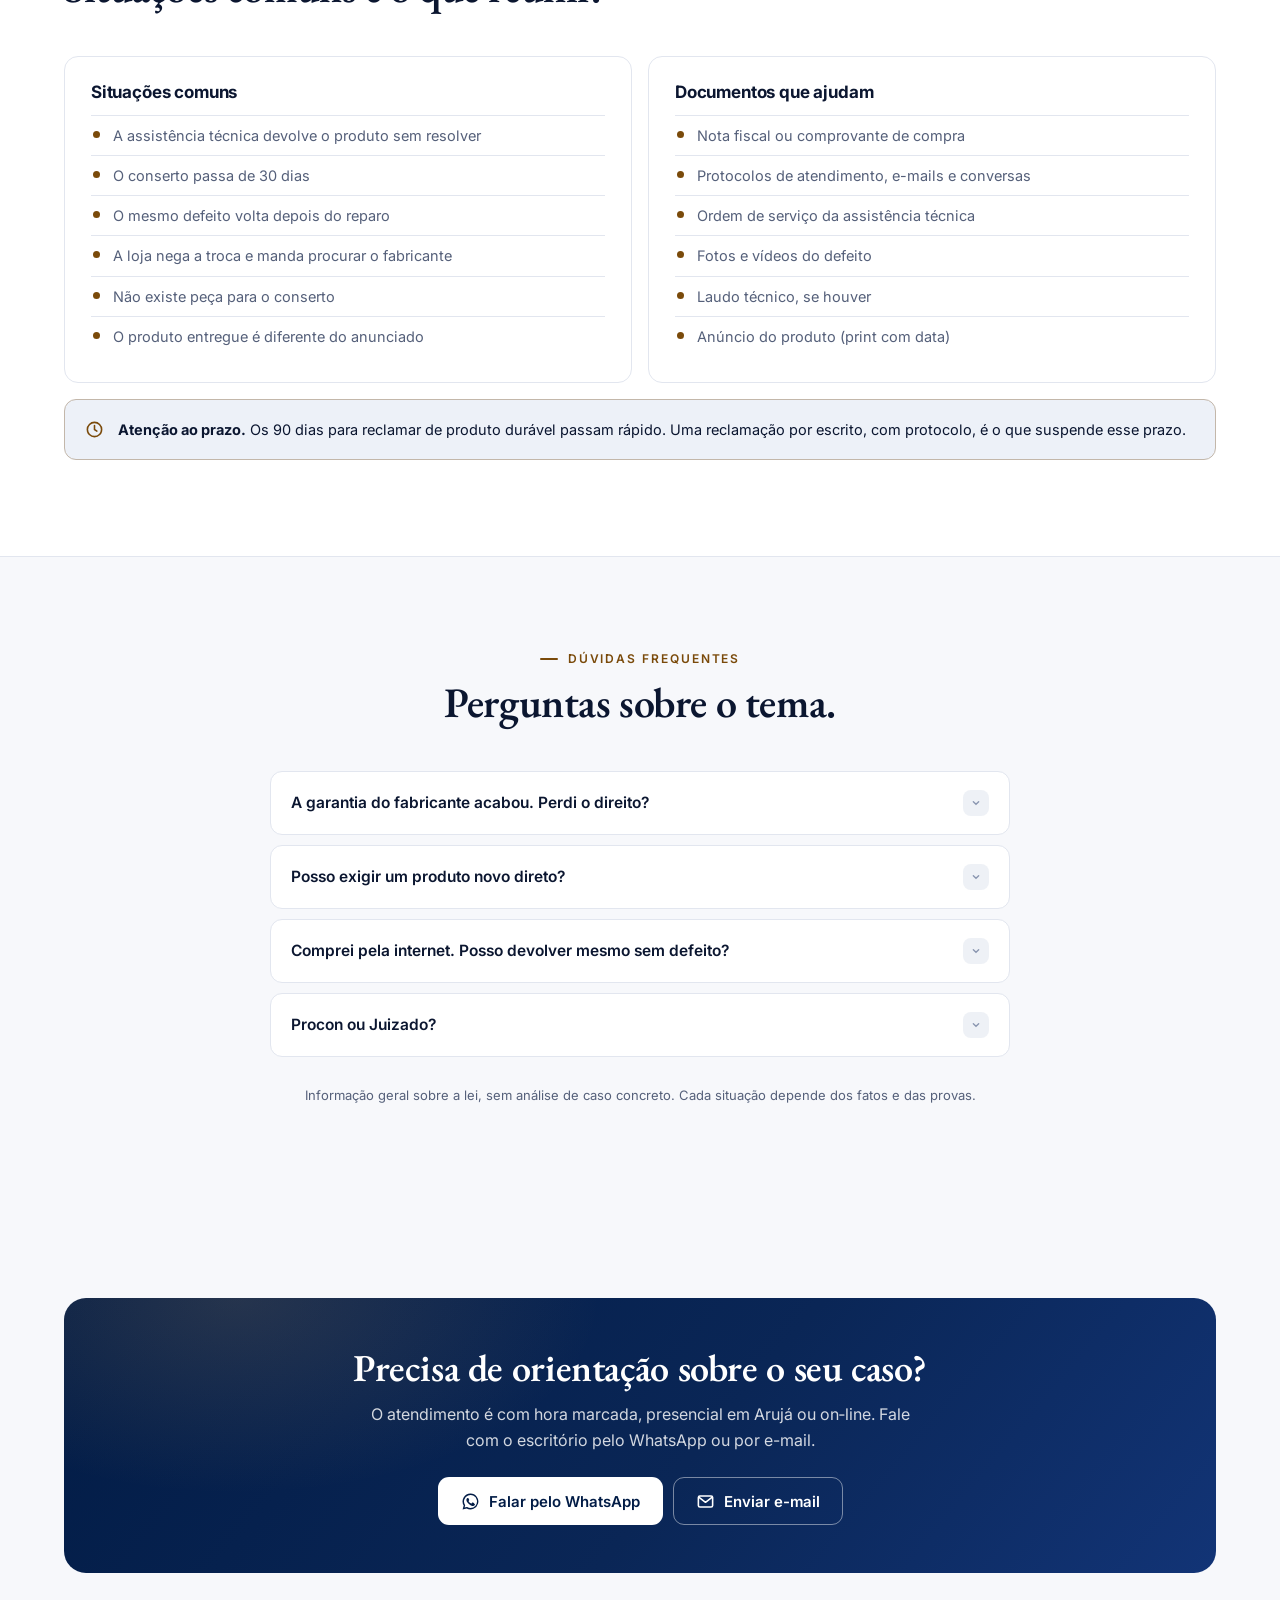
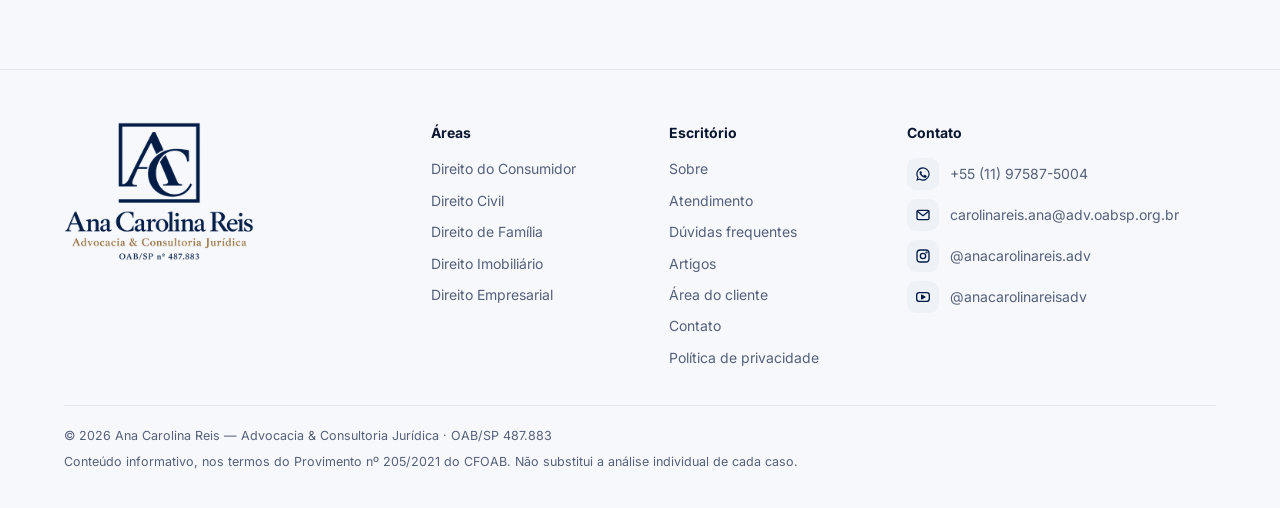
<file: produto-com-defeito.html>
<!doctype html><html lang="pt-BR"><head><meta charset="utf-8"><meta name="viewport" content="width=device-width, initial-scale=1"><title>Produto com defeito: troca, conserto ou dinheiro de volta | Ana Carolina Reis</title><meta name="description" content="O que o Código de Defesa do Consumidor diz sobre produto com defeito: prazo de 30 dias para conserto, troca, devolução do valor, garantia e falta de peças. Advogada em Arujá/SP."><link rel="canonical" href="https://anacarolinareis.adv.br/produto-com-defeito"><meta property="og:type" content="website"><meta property="og:locale" content="pt_BR"><meta property="og:site_name" content="Ana Carolina Reis — Advocacia & Consultoria Jurídica"><meta property="og:title" content="Produto com defeito: troca, conserto ou dinheiro de volta | Ana Carolina Reis"><meta property="og:description" content="O que o Código de Defesa do Consumidor diz sobre produto com defeito: prazo de 30 dias para conserto, troca, devolução do valor, garantia e falta de peças. Advogada em Arujá/SP."><meta property="og:url" content="https://anacarolinareis.adv.br/produto-com-defeito"><meta property="og:image" content="https://anacarolinareis.adv.br/og-image.jpg"><meta name="theme-color" content="#021c46"><link rel="icon" href="favicon.png?v=20" type="image/png"><link rel="apple-touch-icon" href="apple-touch-icon.png"><script>(function(){try{var t=sessionStorage.getItem("acr-tema");if(t==="dark"||t==="light")document.documentElement.dataset.theme=t}catch(e){}})()</script><link rel="preconnect" href="https://fonts.googleapis.com"><link rel="preconnect" href="https://fonts.gstatic.com" crossorigin><link rel="stylesheet" href="https://fonts.googleapis.com/css2?family=EB+Garamond:ital,wght@0,500;0,600;1,500&family=Inter:wght@400;500;600;700&display=swap"><link rel="stylesheet" href="site.css?v=22"><script type="application/ld+json">[{"@context": "https://schema.org", "@type": "FAQPage", "mainEntity": [{"@type": "Question", "name": "A garantia do fabricante acabou. Perdi o direito?", "acceptedAnswer": {"@type": "Answer", "text": "Não necessariamente. A garantia do fabricante é somada à garantia legal, e, no defeito oculto, o prazo para reclamar conta de quando o defeito aparece. Os tribunais também consideram a vida útil esperada do produto."}}, {"@type": "Question", "name": "Posso exigir um produto novo direto?", "acceptedAnswer": {"@type": "Answer", "text": "Em regra, o fornecedor tem 30 dias para consertar. A troca imediata cabe quando o produto é essencial ou quando o conserto compromete a qualidade ou o valor do produto (CDC, art. 18, § 3º)."}}, {"@type": "Question", "name": "Comprei pela internet. Posso devolver mesmo sem defeito?", "acceptedAnswer": {"@type": "Answer", "text": "Sim. Nas compras feitas fora do estabelecimento, o consumidor pode desistir em até 7 dias do recebimento, com devolução integral do que pagou, inclusive o frete (CDC, art. 49)."}}, {"@type": "Question", "name": "Procon ou Juizado?", "acceptedAnswer": {"@type": "Answer", "text": "O Procon é uma via administrativa e pode resolver sem processo. O Juizado Especial Cível julga causas de até 40 salários mínimos. A escolha depende do valor, das provas e do que se quer pedir."}}]}, {"@context": "https://schema.org", "@type": "BreadcrumbList", "itemListElement": [{"@type": "ListItem", "position": 1, "name": "Início", "item": "https://anacarolinareis.adv.br/"}, {"@type": "ListItem", "position": 2, "name": "Produto com defeito", "item": "https://anacarolinareis.adv.br/produto-com-defeito"}]}]</script></head><body><a class="skip" href="#conteudo">Pular para o conteúdo</a><header class="top"><div class="wrap"><a class="brand brand-h" href="./#inicio" aria-label="Ana Carolina Reis, Advocacia &amp; Consultoria Jurídica, início"><img class="mark-l" src="logo-h2.png" alt="" width="214" height="50"><img class="mark-d" src="logo-h2-claro.png" alt="" width="214" height="50"></a><nav class="nav" aria-label="Principal"><a href="./#inicio">Início</a><a href="./#sobre">Sobre</a><a href="./#areas">Áreas de atuação</a><a href="./#atendimento">Atendimento</a><a href="./#faq">FAQ</a><a href="./#contato">Contato</a><a class="nav-cli" href="area-do-cliente">Área do cliente</a></nav><div class="top-r"><button class="icon-btn" type="button" data-theme-toggle aria-label="Alternar tema claro ou escuro"><svg viewBox="0 0 24 24" fill="none" stroke="currentColor" stroke-width="2" stroke-linecap="round" stroke-linejoin="round" aria-hidden="true" class="i-moon"><path d="M20 14.5A8 8 0 1 1 9.5 4a6.5 6.5 0 0 0 10.5 10.5z"/></svg><svg viewBox="0 0 24 24" fill="none" stroke="currentColor" stroke-width="2" stroke-linecap="round" stroke-linejoin="round" aria-hidden="true" class="i-sun"><circle cx="12" cy="12" r="4"/><path d="M12 2v2M12 20v2M4.9 4.9l1.4 1.4M17.7 17.7l1.4 1.4M2 12h2M20 12h2M4.9 19.1l1.4-1.4M17.7 6.3l1.4-1.4"/></svg></button><a class="btn btn-g btn-sm cli-btn" href="area-do-cliente"><svg viewBox="0 0 24 24" fill="none" stroke="currentColor" stroke-width="2" stroke-linecap="round" stroke-linejoin="round" aria-hidden="true"><circle cx="12" cy="8" r="4"/><path d="M4 21c0-4.4 3.6-8 8-8s8 3.6 8 8"/></svg><span class="lbl">Área do cliente</span></a><a class="btn btn-p btn-sm" href="https://wa.me/5511975875004?s=p" target="_blank" rel="noopener"><svg viewBox="0 0 24 24" fill="currentColor" aria-hidden="true"><path d="M12 2a10 10 0 0 0-8.6 15.1L2 22l5-1.3A10 10 0 1 0 12 2zm0 18.2a8.2 8.2 0 0 1-4.2-1.2l-.3-.2-3 .8.8-2.9-.2-.3A8.2 8.2 0 1 1 12 20.2zm4.5-6.1c-.2-.1-1.5-.7-1.7-.8-.2-.1-.4-.1-.6.1l-.8 1c-.1.2-.3.2-.5.1a6.7 6.7 0 0 1-3.3-2.9c-.2-.4.2-.4.7-1.3.1-.2 0-.3 0-.4l-.8-1.8c-.2-.5-.4-.4-.6-.4h-.5a1 1 0 0 0-.7.3 3 3 0 0 0-.9 2.2 5.2 5.2 0 0 0 1.1 2.8 11.9 11.9 0 0 0 4.6 4c1.7.7 2.4.8 3.2.7.5-.1 1.5-.6 1.7-1.2.2-.6.2-1.1.2-1.2-.1-.1-.3-.2-.5-.3z"/></svg><span class="lbl">WhatsApp</span></a><button class="icon-btn menu-btn" type="button" data-menu aria-label="Abrir menu" aria-expanded="false"><svg viewBox="0 0 24 24" fill="none" stroke="currentColor" stroke-width="2" stroke-linecap="round" stroke-linejoin="round" aria-hidden="true"><path d="M4 7h16M4 12h16M4 17h16"/></svg></button></div></div></header><main id="conteudo"><section class="t-hero"><div class="wrap"><nav class="crumbs" aria-label="Você está em"><a href="./">Início</a> / Produto com defeito</nav><h1>Comprei um produto com defeito. <span class="em">E agora?</span></h1><p class="lead">O Código de Defesa do Consumidor dá ao fornecedor uma chance de resolver o problema e, se ele não resolver, dá ao consumidor o direito de escolher a solução. O que importa é agir dentro do prazo e guardar tudo por escrito.</p><div class="toc"><a href="#lei">O que diz a lei</a><a href="#prazos">Prazos</a><a href="#na-pratica">O que reunir</a><a href="#duvidas">Dúvidas</a></div></div></section><section class="sec" id="lei" style="padding-top:48px"><div class="wrap"><div class="sec-h rv"><span class="eyebrow">O que diz a lei</span><h2>As regras que se aplicam.</h2></div><div class="law-g"><div class="law-c rv"><span class="ref">CDC, art. 18, § 1º</span><h3>30 dias para consertar</h3><p>Quando o produto apresenta vício, o fornecedor tem até 30 dias para saná-lo. Se não resolver, o consumidor escolhe entre: a troca por outro igual, em perfeitas condições; a devolução imediata do valor pago, com correção; ou o abatimento proporcional do preço.</p></div><div class="law-c rv"><span class="ref">CDC, art. 18, § 3º</span><h3>Quando não é preciso esperar</h3><p>Se a troca de peças puder comprometer a qualidade do produto, diminuir seu valor, ou se tratar de produto essencial, o consumidor pode pedir a solução imediatamente, sem aguardar os 30 dias.</p></div><div class="law-c rv"><span class="ref">CDC, arts. 18 e 25</span><h3>Loja e fabricante respondem juntos</h3><p>A responsabilidade é solidária: o consumidor pode reclamar com a loja, com o fabricante ou com ambos. A loja não pode simplesmente “mandar procurar a assistência”.</p></div><div class="law-c rv" id="prazos"><span class="ref">CDC, arts. 26 e 27</span><h3>Prazos para reclamar</h3><p>30 dias para produtos não duráveis e 90 dias para duráveis, contados da entrega. No defeito oculto, o prazo corre a partir do momento em que ele aparece. A reclamação comprovada ao fornecedor suspende o prazo até a resposta negativa.</p><p>Se o defeito causou um acidente ou dano à pessoa ou a outros bens, o prazo para pedir indenização é de 5 anos.</p></div><div class="law-c rv"><span class="ref">CDC, art. 32</span><h3>Falta de peças de reposição</h3><p>Fabricantes e importadores devem garantir peças enquanto o produto estiver sendo fabricado ou importado e, depois que sair de linha, por um período razoável.</p></div><div class="law-c rv"><span class="ref">CDC, art. 50</span><h3>Garantia do fabricante soma, não substitui</h3><p>A garantia contratual é complementar à garantia legal. Na prática, os prazos legais de reclamação continuam valendo além do período da garantia do fabricante.</p></div></div></div></section><section class="sec sec-alt" id="na-pratica"><div class="wrap"><div class="sec-h rv"><span class="eyebrow">Na prática</span><h2>Situações comuns e o que reunir.</h2></div><div class="two"><div class="box rv"><h3>Situações comuns</h3><ul><li>A assistência técnica devolve o produto sem resolver</li><li>O conserto passa de 30 dias</li><li>O mesmo defeito volta depois do reparo</li><li>A loja nega a troca e manda procurar o fabricante</li><li>Não existe peça para o conserto</li><li>O produto entregue é diferente do anunciado</li></ul></div><div class="box rv"><h3>Documentos que ajudam</h3><ul><li>Nota fiscal ou comprovante de compra</li><li>Protocolos de atendimento, e-mails e conversas</li><li>Ordem de serviço da assistência técnica</li><li>Fotos e vídeos do defeito</li><li>Laudo técnico, se houver</li><li>Anúncio do produto (print com data)</li></ul></div></div><div class="callout rv"><svg viewBox="0 0 24 24" fill="none" stroke="currentColor" stroke-width="2" stroke-linecap="round" stroke-linejoin="round" aria-hidden="true"><circle cx="12" cy="12" r="9"/><path d="M12 7v5l3 2"/></svg><p><b>Atenção ao prazo.</b> Os 90 dias para reclamar de produto durável passam rápido. Uma reclamação por escrito, com protocolo, é o que suspende esse prazo.</p></div></div></section><section class="sec" id="duvidas"><div class="wrap"><div class="sec-h c rv"><span class="eyebrow">Dúvidas frequentes</span><h2>Perguntas sobre o tema.</h2></div><div class="faq rv"><details><summary>A garantia do fabricante acabou. Perdi o direito?</summary><div class="a"><p>Não necessariamente. A garantia do fabricante é somada à garantia legal, e, no defeito oculto, o prazo para reclamar conta de quando o defeito aparece. Os tribunais também consideram a vida útil esperada do produto.</p></div></details><details><summary>Posso exigir um produto novo direto?</summary><div class="a"><p>Em regra, o fornecedor tem 30 dias para consertar. A troca imediata cabe quando o produto é essencial ou quando o conserto compromete a qualidade ou o valor do produto (CDC, art. 18, § 3º).</p></div></details><details><summary>Comprei pela internet. Posso devolver mesmo sem defeito?</summary><div class="a"><p>Sim. Nas compras feitas fora do estabelecimento, o consumidor pode desistir em até 7 dias do recebimento, com devolução integral do que pagou, inclusive o frete (CDC, art. 49).</p></div></details><details><summary>Procon ou Juizado?</summary><div class="a"><p>O Procon é uma via administrativa e pode resolver sem processo. O Juizado Especial Cível julga causas de até 40 salários mínimos. A escolha depende do valor, das provas e do que se quer pedir.</p></div></details></div><p class="disc">Informação geral sobre a lei, sem análise de caso concreto. Cada situação depende dos fatos e das provas.</p></div></section><section class="sec" style="padding-bottom:0"><div class="wrap"><div class="band mini-band rv"><h2>Precisa de orientação sobre o seu caso?</h2><p>O atendimento é com hora marcada, presencial em Arujá ou on‑line. Fale com o escritório pelo WhatsApp ou por e-mail.</p><div class="row"><a class="btn btn-w" href="https://wa.me/5511975875004?s=p" target="_blank" rel="noopener"><svg viewBox="0 0 24 24" fill="currentColor" aria-hidden="true"><path d="M12 2a10 10 0 0 0-8.6 15.1L2 22l5-1.3A10 10 0 1 0 12 2zm0 18.2a8.2 8.2 0 0 1-4.2-1.2l-.3-.2-3 .8.8-2.9-.2-.3A8.2 8.2 0 1 1 12 20.2zm4.5-6.1c-.2-.1-1.5-.7-1.7-.8-.2-.1-.4-.1-.6.1l-.8 1c-.1.2-.3.2-.5.1a6.7 6.7 0 0 1-3.3-2.9c-.2-.4.2-.4.7-1.3.1-.2 0-.3 0-.4l-.8-1.8c-.2-.5-.4-.4-.6-.4h-.5a1 1 0 0 0-.7.3 3 3 0 0 0-.9 2.2 5.2 5.2 0 0 0 1.1 2.8 11.9 11.9 0 0 0 4.6 4c1.7.7 2.4.8 3.2.7.5-.1 1.5-.6 1.7-1.2.2-.6.2-1.1.2-1.2-.1-.1-.3-.2-.5-.3z"/></svg>Falar pelo WhatsApp</a><a class="btn btn-o" href="mailto:carolinareis.ana@adv.oabsp.org.br"><svg viewBox="0 0 24 24" fill="none" stroke="currentColor" stroke-width="2" stroke-linecap="round" stroke-linejoin="round" aria-hidden="true"><rect x="3" y="5" width="18" height="14" rx="2"/><path d="m3.5 6.5 8.5 6.5 8.5-6.5"/></svg>Enviar e-mail</a></div></div></div></section></main><footer class="foot"><div class="wrap"><div class="foot-g"><div><a class="foot-logo" href="./#inicio" aria-label="Ana Carolina Reis, início"><img class="mark-l" src="logo-full.png" alt="Ana Carolina Reis — Advocacia &amp; Consultoria Jurídica — OAB/SP nº 487.883" width="247" height="180"><img class="mark-d" src="logo-full-claro.png" alt="" width="247" height="180"></a></div><div><h4>Áreas</h4><ul><li><a href="direito-do-consumidor">Direito do Consumidor</a></li><li><a href="batida-de-carro-quem-paga">Direito Civil</a></li><li><a href="pensao-alimenticia-aruja">Direito de Família</a></li><li><a href="./#areas">Direito Imobiliário</a></li><li><a href="para-empresas">Direito Empresarial</a></li></ul></div><div><h4>Escritório</h4><ul><li><a href="./#sobre">Sobre</a></li><li><a href="./#atendimento">Atendimento</a></li><li><a href="./#faq">Dúvidas frequentes</a></li><li><a href="artigos">Artigos</a></li><li><a href="area-do-cliente">Área do cliente</a></li><li><a href="./#contato">Contato</a></li><li><a href="politica-de-privacidade">Política de privacidade</a></li></ul></div><div class="fc"><h4>Contato</h4><ul class=""><li><a href="https://wa.me/5511975875004?s=p" target="_blank" rel="noopener"><span class="ci"><svg viewBox="0 0 24 24" fill="currentColor" aria-hidden="true"><path d="M12 2a10 10 0 0 0-8.6 15.1L2 22l5-1.3A10 10 0 1 0 12 2zm0 18.2a8.2 8.2 0 0 1-4.2-1.2l-.3-.2-3 .8.8-2.9-.2-.3A8.2 8.2 0 1 1 12 20.2zm4.5-6.1c-.2-.1-1.5-.7-1.7-.8-.2-.1-.4-.1-.6.1l-.8 1c-.1.2-.3.2-.5.1a6.7 6.7 0 0 1-3.3-2.9c-.2-.4.2-.4.7-1.3.1-.2 0-.3 0-.4l-.8-1.8c-.2-.5-.4-.4-.6-.4h-.5a1 1 0 0 0-.7.3 3 3 0 0 0-.9 2.2 5.2 5.2 0 0 0 1.1 2.8 11.9 11.9 0 0 0 4.6 4c1.7.7 2.4.8 3.2.7.5-.1 1.5-.6 1.7-1.2.2-.6.2-1.1.2-1.2-.1-.1-.3-.2-.5-.3z"/></svg></span><span>+55 (11) 97587-5004</span></a></li><li><a href="mailto:carolinareis.ana@adv.oabsp.org.br"><span class="ci"><svg viewBox="0 0 24 24" fill="none" stroke="currentColor" stroke-width="2" stroke-linecap="round" stroke-linejoin="round" aria-hidden="true"><rect x="3" y="5" width="18" height="14" rx="2"/><path d="m3.5 6.5 8.5 6.5 8.5-6.5"/></svg></span><span>carolinareis.ana@adv.oabsp.org.br</span></a></li><li><a href="https://www.instagram.com/anacarolinareis.adv/" target="_blank" rel="noopener"><span class="ci"><svg viewBox="0 0 24 24" fill="none" stroke="currentColor" stroke-width="2" stroke-linecap="round" stroke-linejoin="round" aria-hidden="true"><rect x="3" y="3" width="18" height="18" rx="5"/><circle cx="12" cy="12" r="4"/><circle cx="17.3" cy="6.7" r=".6" fill="currentColor"/></svg></span><span>@anacarolinareis.adv</span></a></li><li><a href="https://www.youtube.com/@anacarolinareisadv" target="_blank" rel="noopener"><span class="ci"><svg viewBox="0 0 24 24" fill="none" stroke="currentColor" stroke-width="2" stroke-linecap="round" stroke-linejoin="round" aria-hidden="true"><rect x="2.5" y="5.5" width="19" height="13" rx="4"/><path d="m10 9.2 5 2.8-5 2.8z" fill="currentColor"/></svg></span><span>@anacarolinareisadv</span></a></li></ul></div></div><div class="legal"><span>© <span data-year>2026</span> Ana Carolina Reis — Advocacia & Consultoria Jurídica · OAB/SP 487.883</span><span>Conteúdo informativo, nos termos do Provimento nº 205/2021 do CFOAB. Não substitui a análise individual de cada caso.</span></div></div></footer><a class="wa" href="https://wa.me/5511975875004?s=p" target="_blank" rel="noopener" aria-label="Conversar pelo WhatsApp"><svg viewBox="0 0 24 24" fill="currentColor" aria-hidden="true"><path d="M12 2a10 10 0 0 0-8.6 15.1L2 22l5-1.3A10 10 0 1 0 12 2zm0 18.2a8.2 8.2 0 0 1-4.2-1.2l-.3-.2-3 .8.8-2.9-.2-.3A8.2 8.2 0 1 1 12 20.2zm4.5-6.1c-.2-.1-1.5-.7-1.7-.8-.2-.1-.4-.1-.6.1l-.8 1c-.1.2-.3.2-.5.1a6.7 6.7 0 0 1-3.3-2.9c-.2-.4.2-.4.7-1.3.1-.2 0-.3 0-.4l-.8-1.8c-.2-.5-.4-.4-.6-.4h-.5a1 1 0 0 0-.7.3 3 3 0 0 0-.9 2.2 5.2 5.2 0 0 0 1.1 2.8 11.9 11.9 0 0 0 4.6 4c1.7.7 2.4.8 3.2.7.5-.1 1.5-.6 1.7-1.2.2-.6.2-1.1.2-1.2-.1-.1-.3-.2-.5-.3z"/></svg><span class="lbl">WhatsApp</span></a><script src="site.js?v=21" defer></script></body></html>
</file>
<file: site.css>
/* Ana Carolina Reis — Advocacia & Consultoria Jurídica
   Estrutura visual herdada da landing do App Clone; paleta da marca: azul-marinho #021C46 e bronze #7A4A0A. */

/* ─── tokens ─────────────────────────────────────────── */
:root{
  --navy:#021c46; --bronze:#7a4a0a;
  --brand:#021c46; --brand-2:#1d3f7a; --accent:#7a4a0a; --accent-soft:#edf1f8;
  --btn:#021c46; --btn-ink:#fff;
  --bg:#f7f8fb; --surface:#fff; --surface-2:#eef1f6;
  --ink:#0b1630; --muted:#55607a; --line:#e2e6ef; --line-2:#cfd6e3;
  --glow-a:rgba(2,28,70,.10); --ok:#1f7a4d;
  --shadow:0 1px 2px rgba(11,22,48,.05),0 16px 40px -16px rgba(11,22,48,.16);
  --shadow-lg:0 2px 4px rgba(11,22,48,.06),0 32px 80px -24px rgba(11,22,48,.26);
  --serif:"EB Garamond",Garamond,Georgia,"Times New Roman",serif;
  --sans:Inter,-apple-system,system-ui,"Segoe UI",sans-serif;
  color-scheme:light;
}

:root[data-theme=dark]{
  --brand:#a9c1f0; --brand-2:#d6e2fa; --accent:#d6a660; --accent-soft:rgba(214,166,96,.12);
  --btn:#d6a660; --btn-ink:#1a1204;
  --bg:#050c1d; --surface:#0b1530; --surface-2:#122042;
  --ink:#e9edf6; --muted:#9aa6c2; --line:rgba(160,180,220,.14); --line-2:rgba(160,180,220,.26);
  --glow-a:rgba(120,150,220,.12); --ok:#4ade80;
  --shadow:0 1px 2px rgba(0,0,0,.35),0 16px 40px -16px rgba(0,0,0,.55);
  --shadow-lg:0 2px 4px rgba(0,0,0,.4),0 32px 80px -24px rgba(0,0,0,.7);
  color-scheme:dark;
}

/* ─── base ───────────────────────────────────────────── */
*,*::before,*::after{box-sizing:border-box}
html{scroll-behavior:smooth;-webkit-text-size-adjust:100%;scroll-padding-top:76px}
body{margin:0;background:var(--bg);color:var(--ink);font:400 16px/1.6 var(--sans);-webkit-font-smoothing:antialiased}
img,svg{display:block;max-width:100%}
a{color:var(--brand);text-decoration:none}
a:hover{text-decoration:underline;text-underline-offset:3px}
h1,h2,h3{margin:0;line-height:1.15;letter-spacing:-.01em}
h1,h2{font-family:var(--serif);font-weight:600}
p{margin:0}
:focus-visible{outline:2px solid var(--accent);outline-offset:3px;border-radius:6px}
.wrap{max-width:1120px;margin:0 auto;padding:0 24px}
.skip{position:absolute;left:-999px;top:8px;background:var(--surface);padding:8px 14px;border-radius:8px;z-index:99}
.skip:focus{left:8px}
.em{color:var(--accent);font-style:italic}

/* logo: versão azul no tema claro, versão clara no escuro */
.mark{width:auto;height:38px}
.mark-d{display:none}
:root[data-theme=dark] .mark-l{display:none}:root[data-theme=dark] .mark-d{display:block}


/* ─── header ─────────────────────────────────────────── */
.top{position:sticky;top:0;z-index:40;background:color-mix(in srgb,var(--bg) 80%,transparent);backdrop-filter:blur(14px);-webkit-backdrop-filter:blur(14px);border-bottom:1px solid var(--line)}
.top .wrap{display:flex;align-items:center;gap:26px;height:68px}
.brand{display:flex;align-items:center;gap:11px;color:var(--ink);text-decoration:none!important}
.brand-t{display:flex;flex-direction:column;line-height:1.05}
.brand-t b{font:600 20px/1.05 var(--serif);letter-spacing:.005em;white-space:nowrap}
.brand-t small{margin-top:3px;font:500 10.5px/1.2 var(--serif);letter-spacing:.06em;color:var(--accent);white-space:nowrap}
.nav{display:flex;gap:22px;font-size:14px}
.nav a{color:var(--muted)}
.nav a:hover{color:var(--ink);text-decoration:none}
.top-r{margin-left:auto;display:flex;align-items:center;gap:6px}
.icon-btn{width:38px;height:38px;display:grid;place-items:center;border-radius:10px;border:1px solid transparent;background:none;color:var(--muted);cursor:pointer}
.icon-btn:hover{color:var(--ink);border-color:var(--line)}
.icon-btn svg{width:19px;height:19px}
.i-sun{display:none}
:root[data-theme=dark] .i-sun{display:block}:root[data-theme=dark] .i-moon{display:none}

.top .btn-sm{margin-left:6px}
.menu-btn{display:none}
@media (max-width:980px){
  .nav{display:none;position:absolute;top:68px;left:0;right:0;flex-direction:column;gap:0;background:var(--surface);border-bottom:1px solid var(--line);padding:8px 24px 16px}
  .nav a{padding:11px 0;font-size:16px;border-bottom:1px solid var(--line)}
  .top.open .nav{display:flex}
  .menu-btn{display:grid}
}

/* ─── buttons ────────────────────────────────────────── */
.btn{display:inline-flex;align-items:center;justify-content:center;gap:9px;height:48px;padding:0 22px;border-radius:11px;font:600 15px/1 var(--sans);border:1px solid transparent;cursor:pointer;transition:transform .15s,box-shadow .15s,background .15s,border-color .15s;text-decoration:none!important;white-space:nowrap}
.btn svg{flex:none;width:19px;height:19px}
.btn-p{background:var(--btn);color:var(--btn-ink);box-shadow:0 8px 24px -10px color-mix(in srgb,var(--btn) 75%,transparent)}
.btn-p:hover{transform:translateY(-1px)}
.btn-g{background:var(--surface);color:var(--ink);border-color:var(--line-2)}
.btn-g:hover{border-color:var(--accent)}
.btn-sm{height:38px;padding:0 15px;font-size:14px;border-radius:10px}
.btn-sm svg{width:17px;height:17px}

/* ─── hero ───────────────────────────────────────────── */
.hero{position:relative;padding:72px 0 40px;text-align:center;overflow:hidden}
.hero::before{content:"";position:absolute;inset:-200px 0 auto;height:640px;background:radial-gradient(620px 320px at 50% 30%,var(--glow-a),transparent 70%);pointer-events:none}
.hero>.wrap{position:relative}
.pill{display:inline-flex;align-items:center;gap:8px;padding:6px 14px;border:1px solid var(--line-2);border-radius:999px;background:var(--surface);font-size:13px;color:var(--muted)}
.dot{width:7px;height:7px;border-radius:50%;background:var(--accent);box-shadow:0 0 0 3px color-mix(in srgb,var(--accent) 22%,transparent)}
.hero h1{margin:22px auto 16px;max-width:820px;font-size:clamp(34px,4.6vw,52px);letter-spacing:-.01em}
.lead{max-width:660px;margin:0 auto;font-size:18px;line-height:1.65;color:var(--muted)}
.lead b{color:var(--ink);font-weight:600}
.cta{display:flex;flex-wrap:wrap;gap:12px;justify-content:center;margin-top:28px}

/* card com abas (o "bloco da URL" do App Clone) */
.panel{margin:44px auto 0;max-width:760px;padding:26px 28px;background:var(--surface);border:1px solid var(--line);border-radius:18px;box-shadow:var(--shadow-lg);text-align:left}
.tabs{display:flex;gap:4px;width:max-content;max-width:100%;margin:0 auto 20px;padding:4px;background:var(--surface-2);border-radius:12px}
.tab{display:flex;align-items:center;gap:8px;padding:9px 16px;border:0;border-radius:9px;background:none;color:var(--muted);font:600 14px/1 var(--sans);cursor:pointer;white-space:nowrap}
.tab svg{width:16px;height:16px}
.tab[aria-selected=true]{background:var(--surface);color:var(--ink);box-shadow:0 1px 3px rgba(0,0,0,.12)}
.tab[aria-selected=true] svg{color:var(--accent)}
.panel h2{font:600 18px/1.3 var(--sans);text-align:center;margin-bottom:16px}
.chips{display:flex;flex-wrap:wrap;gap:8px;justify-content:center}
.chip{padding:9px 14px;border:1px solid var(--line-2);border-radius:10px;background:var(--bg);color:var(--ink);font:500 14px/1.2 var(--sans);cursor:pointer;transition:border-color .15s,background .15s}
.chip:hover{border-color:var(--accent)}
.chip[aria-pressed=true]{border-color:var(--accent);background:var(--accent-soft);color:var(--ink)}
.answer{margin-top:18px;padding:18px 20px;border-radius:12px;background:var(--surface-2);border:1px solid var(--line);border-left:3px solid var(--accent)}
.answer[hidden]{display:none}
.answer .law{display:inline-block;font:600 11px/1 var(--sans);letter-spacing:.12em;text-transform:uppercase;color:var(--accent);margin-bottom:8px}
.answer p{color:var(--ink);font-size:15px}
.answer a{display:inline-block;margin-top:10px;font-weight:600;font-size:14px}
.fine{margin-top:14px;text-align:center;font-size:12.5px;color:var(--muted)}

/* ─── seções ─────────────────────────────────────────── */
.sec{padding:96px 0}
.sec-alt{background:var(--surface);border-block:1px solid var(--line)}
.eyebrow{display:flex;align-items:center;gap:10px;font:600 12px/1 var(--sans);letter-spacing:.16em;text-transform:uppercase;color:var(--accent);margin-bottom:14px}
.eyebrow::before{content:"";width:18px;height:2px;background:currentColor;border-radius:2px}
.sec-h{max-width:680px;margin-bottom:44px}
.sec-h.c{margin-inline:auto;text-align:center}.sec-h.c .eyebrow{justify-content:center}
.sec-h h2{font-size:clamp(30px,4vw,44px)}
.sec-h p{margin-top:14px;color:var(--muted);font-size:17px}

/* áreas de atuação */
.areas{display:grid;grid-template-columns:repeat(2,1fr);gap:18px}
.area{display:flex;flex-direction:column;padding:28px;background:var(--surface);border:1px solid var(--line);border-radius:16px;transition:border-color .2s,box-shadow .2s}
.area:hover{border-color:color-mix(in srgb,var(--accent) 45%,var(--line));box-shadow:var(--shadow)}
.area-h{display:flex;align-items:center;gap:14px;margin-bottom:12px}
.ico{flex:none;display:grid;place-items:center;width:42px;height:42px;border-radius:11px;background:var(--surface-2);color:var(--brand)}
.ico svg{width:20px;height:20px}
.area h3{font:600 24px/1.15 var(--serif)}
.area>p{font-size:15px;color:var(--muted);margin-bottom:14px}
.topics{margin:0 0 18px;padding:0;list-style:none;display:grid;grid-template-columns:1fr 1fr;gap:2px 18px}
.topics li{position:relative;padding:7px 0 7px 16px;border-top:1px solid var(--line);font-size:14px;color:var(--ink)}
.topics li::before{content:"";position:absolute;left:0;top:15px;width:6px;height:6px;border-radius:50%;background:var(--accent)}
.topics a{color:var(--ink);text-decoration:underline;text-decoration-color:var(--line-2);text-underline-offset:3px}
.topics a:hover{text-decoration-color:var(--accent)}
.more{margin-top:auto;display:inline-flex;align-items:center;gap:6px;font-size:14px;font-weight:600;color:var(--brand)}

/* sobre */
.about{display:grid;grid-template-columns:.85fr 1.15fr;gap:56px;align-items:center}
.portrait{position:relative;aspect-ratio:4/5;border-radius:20px;background:linear-gradient(160deg,#021c46,#0d2b63 70%,#163a78);display:grid;place-items:center;box-shadow:var(--shadow-lg);overflow:hidden}
.portrait::after{content:"";position:absolute;inset:14px;border:1px solid rgba(214,166,96,.35);border-radius:12px;pointer-events:none}
.portrait img{width:46%;height:auto}
.portrait figcaption{position:absolute;left:0;right:0;bottom:30px;text-align:center;color:#fff;font:600 22px/1.2 var(--serif)}
.portrait figcaption small{display:block;margin-top:6px;font:500 12px/1.3 var(--sans);letter-spacing:.14em;text-transform:uppercase;color:#d6a660}
.about h2{font-size:clamp(30px,4vw,44px);margin-bottom:18px}
.about p{color:var(--muted);font-size:16.5px;margin-bottom:14px}
.facts{margin:22px 0 26px;padding:0;list-style:none;display:grid;gap:10px}
.facts li{display:flex;gap:12px;align-items:flex-start;font-size:15px}
.facts li svg{flex:none;width:18px;height:18px;margin-top:2px;color:var(--accent)}
.row{display:flex;flex-wrap:wrap;gap:10px}

/* como funciona */
.steps{display:grid;grid-template-columns:repeat(4,1fr);gap:16px;counter-reset:s}
.step{position:relative;padding:26px 22px;background:var(--surface);border:1px solid var(--line);border-radius:16px}
.step b{display:grid;place-items:center;width:34px;height:34px;margin-bottom:16px;border-radius:50%;background:var(--accent-soft);color:var(--accent);font:600 15px/1 var(--sans)}
.step h3{font-size:16.5px;margin-bottom:8px}
.step p{font-size:14.5px;color:var(--muted)}
.cities{display:flex;flex-wrap:wrap;justify-content:center;gap:8px;margin-top:30px}
.cities span{padding:6px 13px;border-radius:999px;background:var(--surface);border:1px solid var(--line);font-size:13px;font-weight:500;color:var(--muted)}
.cities span:first-child{color:var(--ink);border-color:var(--line-2)}

/* conteúdo */
.social{display:grid;grid-template-columns:1fr 1fr;gap:18px}
.soc{display:flex;gap:18px;align-items:center;padding:26px;background:var(--surface);border:1px solid var(--line);border-radius:16px;color:var(--ink);transition:border-color .2s,transform .2s,box-shadow .2s}
.soc:hover{text-decoration:none;border-color:color-mix(in srgb,var(--accent) 45%,var(--line));transform:translateY(-2px);box-shadow:var(--shadow)}
.soc .ico{width:52px;height:52px;border-radius:14px}
.soc .ico svg{width:24px;height:24px}
.soc .txt b{display:block;font-size:17px}
.soc .txt span{display:block;font-size:14px;color:var(--muted)}
.soc em{margin-left:auto;font-style:normal;font-size:14px;font-weight:600;color:var(--brand);white-space:nowrap}
.guides{margin-top:18px;display:flex;flex-wrap:wrap;gap:8px;align-items:center}
.guides>span{font-size:13.5px;color:var(--muted);margin-right:4px}
.guides a{padding:7px 13px;border:1px solid var(--line-2);border-radius:999px;font-size:13px;font-weight:500;color:var(--ink);background:var(--surface)}
.guides a:hover{border-color:var(--accent);text-decoration:none}

/* FAQ */
.faq{max-width:740px;margin:0 auto;display:grid;gap:10px}
.faq details{background:var(--surface);border:1px solid var(--line);border-radius:12px}
.faq summary{display:flex;align-items:center;gap:12px;padding:18px 20px;font-weight:600;font-size:15.5px;cursor:pointer;list-style:none}
.faq summary::-webkit-details-marker{display:none}
.faq summary::after{content:"";margin-left:auto;flex:none;width:26px;height:26px;border-radius:8px;background:var(--surface-2) url("data:image/svg+xml,%3Csvg xmlns='http://www.w3.org/2000/svg' viewBox='0 0 24 24'%3E%3Cpath d='M8 10l4 4 4-4' fill='none' stroke='%238a96b0' stroke-width='2' stroke-linecap='round'/%3E%3C/svg%3E") center/16px no-repeat;transition:transform .2s}
.faq details[open] summary::after{transform:rotate(180deg)}
.faq .a{padding:0 20px 18px;color:var(--muted);font-size:15px}
.faq .a p+p{margin-top:10px}

/* contato (faixa azul do App Clone, agora com formulário) */
.band{position:relative;overflow:hidden;border-radius:22px;color:#fff;background:radial-gradient(520px 280px at 15% 0%,rgba(214,166,96,.16),transparent 70%),linear-gradient(130deg,#021c46,#0a2656 55%,#123476)}
.contact{display:grid;grid-template-columns:1fr 1.1fr;gap:44px;padding:56px}
.contact h2{font-size:clamp(30px,4vw,42px);color:#fff;margin-bottom:14px}
.contact .eyebrow{color:#d6a660}
.contact>div>p{color:rgba(255,255,255,.8);margin-bottom:24px}
.clist{margin:0;padding:0;list-style:none;display:grid;gap:12px}
.clist a{display:flex;align-items:center;gap:14px;color:#fff;font-size:15px}
.clist a:hover{text-decoration:none}
.clist a:hover span b{text-decoration:underline;text-underline-offset:3px}
.clist .ci{flex:none;display:grid;place-items:center;width:42px;height:42px;border-radius:11px;background:rgba(255,255,255,.08);border:1px solid rgba(255,255,255,.14);color:#d6a660}
.clist .ci svg{width:19px;height:19px}
.clist span small{display:block;font-size:12px;color:rgba(255,255,255,.62)}
.clist span b{font-weight:500}
.hours{margin-top:22px;font-size:13.5px;color:rgba(255,255,255,.7)}
.form{padding:28px;background:var(--surface);color:var(--ink);border-radius:16px;box-shadow:0 30px 60px -30px rgba(0,0,0,.6)}
.form h3{font-size:18px;margin-bottom:4px}
.form>p{font-size:13.5px;color:var(--muted);margin-bottom:18px}
.fg{display:grid;grid-template-columns:1fr 1fr;gap:12px}
.f{display:flex;flex-direction:column;gap:6px;margin-bottom:12px}
.f.full{grid-column:1/-1}
.f label{font-size:13px;font-weight:600}
.f input,.f select,.f textarea{width:100%;padding:11px 13px;border:1px solid var(--line-2);border-radius:10px;background:var(--bg);color:var(--ink);font:400 15px/1.4 var(--sans)}
.f textarea{min-height:96px;resize:vertical}
.f input:focus,.f select:focus,.f textarea:focus{outline:none;border-color:var(--accent);box-shadow:0 0 0 3px color-mix(in srgb,var(--accent) 18%,transparent)}
.ck{display:flex;gap:10px;align-items:flex-start;margin:4px 0 16px;font-size:13px;color:var(--muted)}
.ck input{margin-top:3px;accent-color:var(--navy)}
.send{display:grid;grid-template-columns:1fr 1fr;gap:10px}
.send .btn{width:100%}
.form .err{display:none;margin-top:10px;font-size:13px;color:#b42318}
.form .err.on{display:block}

/* rodapé */
.foot{margin-top:96px;padding:52px 0 36px;border-top:1px solid var(--line);font-size:14px;color:var(--muted)}
.foot-g{display:grid;grid-template-columns:1.3fr .8fr .8fr 1.2fr;gap:32px}
.foot h4{margin:0 0 14px;color:var(--ink);font-size:14px}
.foot ul{margin:0;padding:0;list-style:none;display:grid;gap:9px}
.foot a{color:var(--muted)}.foot a:hover{color:var(--ink)}
.foot .about-f{margin-top:14px;max-width:300px}
.fc a{display:flex;align-items:center;gap:11px}
.fc .ci{flex:none;display:grid;place-items:center;width:32px;height:32px;border-radius:9px;background:var(--surface-2);color:var(--brand)}
.fc .ci svg{width:16px;height:16px}
.fc a:hover .ci{color:var(--accent)}
.foot .legal{margin-top:36px;padding-top:20px;border-top:1px solid var(--line);font-size:12.5px;line-height:1.6;display:flex;flex-wrap:wrap;gap:6px 24px;justify-content:space-between}

/* botão flutuante de WhatsApp (discreto) */
.wa{position:fixed;right:20px;bottom:20px;z-index:50;display:flex;align-items:center;gap:8px;height:48px;padding:0 18px 0 15px;border-radius:999px;background:var(--surface);color:var(--ink);border:1px solid var(--line-2);box-shadow:var(--shadow-lg);font-size:14px;font-weight:600;text-decoration:none!important}
.wa svg{width:21px;height:21px;color:#1f9d55}
.wa:hover{border-color:var(--accent)}

/* ─── páginas de tema ────────────────────────────────── */
.crumbs{font-size:13px;color:var(--muted);margin-bottom:20px}
.crumbs a{color:var(--muted)}
.t-hero{padding:60px 0 20px;position:relative;overflow:hidden}
.t-hero::before{content:"";position:absolute;inset:-200px -200px auto auto;width:700px;height:600px;background:radial-gradient(closest-side,var(--glow-a),transparent);pointer-events:none}
.t-hero h1{font-size:clamp(34px,5vw,52px);max-width:820px;margin-bottom:18px;position:relative}
.t-hero .lead{margin:0;max-width:700px;position:relative}
.toc{display:flex;flex-wrap:wrap;gap:8px;margin-top:26px;position:relative}
.toc a{padding:7px 13px;border:1px solid var(--line-2);border-radius:999px;font-size:13px;font-weight:500;color:var(--ink);background:var(--surface)}
.toc a:hover{border-color:var(--accent);text-decoration:none}
.law-g{display:grid;grid-template-columns:repeat(2,1fr);gap:16px}
.law-c{padding:24px;border:1px solid var(--line);border-radius:14px;background:var(--surface)}
.law-c .ref{display:inline-block;margin-bottom:10px;padding:4px 10px;border-radius:7px;background:var(--accent-soft);color:var(--accent);font:600 12px/1.3 var(--sans)}
.law-c h3{font-size:17px;margin-bottom:8px}
.law-c p{font-size:15px;color:var(--muted)}
.law-c p+p{margin-top:8px}
.two{display:grid;grid-template-columns:1fr 1fr;gap:16px}
.box{padding:26px;border:1px solid var(--line);border-radius:14px;background:var(--surface)}
.box h3{font-size:17px;margin-bottom:12px}
.box ul{margin:0;padding:0;list-style:none}
.box li{position:relative;padding:8px 0 8px 22px;border-top:1px solid var(--line);font-size:14.5px;color:var(--muted)}
.box li::before{content:"";position:absolute;left:2px;top:15px;width:7px;height:7px;border-radius:50%;background:var(--accent)}
.callout{margin-top:16px;display:flex;gap:14px;padding:18px 20px;border-radius:12px;background:var(--accent-soft);border:1px solid color-mix(in srgb,var(--accent) 30%,var(--line));font-size:14.5px;color:var(--ink)}
.callout svg{flex:none;width:19px;height:19px;color:var(--accent);margin-top:2px}
.disc{margin-top:28px;font-size:13px;color:var(--muted);text-align:center}
.mini-band{padding:48px 32px;text-align:center}
.mini-band h2{color:#fff;font-size:clamp(26px,3.6vw,38px);max-width:640px;margin:0 auto 12px}
.mini-band p{max-width:560px;margin:0 auto 24px;color:rgba(255,255,255,.82)}
.mini-band .row{justify-content:center}
.btn-w{background:#fff;color:#021c46}
.btn-o{background:transparent;color:#fff;border-color:rgba(255,255,255,.45)}
.btn-o:hover{border-color:#d6a660}
.prose{max-width:760px}
.prose h2{font-size:28px;margin:34px 0 10px}
.prose p,.prose li{color:var(--muted);font-size:16px}
.prose p+p{margin-top:10px}

/* ─── animação de entrada ────────────────────────────── */
.js .rv{opacity:0;transform:translateY(14px);transition:opacity .6s ease,transform .6s ease}
.js .rv.in{opacity:1;transform:none}
@media (prefers-reduced-motion:reduce){html{scroll-behavior:auto}.js .rv{opacity:1;transform:none;transition:none}*{transition:none!important}}

/* ─── responsivo ─────────────────────────────────────── */
@media (max-width:980px){
  .steps{grid-template-columns:repeat(2,1fr)}
  .about,.contact{grid-template-columns:1fr}
  .about{gap:36px}.portrait{max-width:380px}
  .law-g,.two,.social{grid-template-columns:1fr}
  .foot-g{grid-template-columns:1fr 1fr}
}
@media (max-width:700px){
  .areas{grid-template-columns:1fr}
  .topics{grid-template-columns:1fr}
  .top .btn-sm .lbl{display:none}.top .btn-sm{padding:0 11px}
  .brand-t small{display:none}.brand-t b{font-size:17px}.mark{height:32px}
  .top .wrap{gap:10px}
  .hero{padding-top:52px}
  .lead{font-size:16.5px}
  .panel{padding:20px 16px}
  .tabs{width:100%;flex-wrap:wrap;justify-content:center}
  .tab{padding:9px 12px;font-size:13.5px}
  .sec{padding:72px 0}
  .steps{grid-template-columns:1fr}
  .contact{padding:28px 18px}
  .fg,.send{grid-template-columns:1fr}
  .soc em{display:none}
  .foot-g{grid-template-columns:1fr}
  .wa .lbl{display:none}.wa{padding:0;width:52px;justify-content:center}
  .pill{font-size:12px}
  .ig-top{display:none}
}

/* ─── v3: faixa de fatos, guias em cards, cidades no rodapé ─── */
.facts-strip{display:flex;flex-wrap:wrap;justify-content:center;gap:10px 26px;margin:26px 0 0;padding:0;list-style:none;font-size:14px;color:var(--muted)}
.facts-strip li{display:flex;align-items:center;gap:8px}
.facts-strip svg{width:17px;height:17px;color:var(--accent)}
.guides-h{margin:40px 0 16px;font:600 20px/1.2 var(--serif)}
.guide-g{display:grid;grid-template-columns:repeat(3,1fr);gap:16px}
.guide{display:flex;flex-direction:column;gap:8px;padding:22px;background:var(--surface);border:1px solid var(--line);border-radius:14px;color:var(--ink);transition:border-color .2s,transform .2s,box-shadow .2s}
.guide:hover{text-decoration:none;border-color:color-mix(in srgb,var(--accent) 45%,var(--line));transform:translateY(-2px);box-shadow:var(--shadow)}
.guide .tag{align-self:flex-start;padding:3px 9px;border-radius:999px;background:var(--accent-soft);font:600 10.5px/1.6 var(--sans);letter-spacing:.08em;text-transform:uppercase;color:var(--accent)}
.guide b{font:600 19px/1.25 var(--serif)}
.guide .gd{font-size:14px;color:var(--muted)}
.guide em{margin-top:auto;padding-top:6px;font-style:normal;font-size:13.5px;font-weight:600;color:var(--brand)}
.cities-f{margin-top:10px;font-size:13px;max-width:300px}
@media (max-width:980px){.guide-g{grid-template-columns:1fr 1fr}}
@media (max-width:700px){.guide-g{grid-template-columns:1fr}.facts-strip{gap:8px 18px;font-size:13px}}

/* ─── v5: cabeçalho, banner, rodapé, área do cliente ─── */
.sr{position:absolute;width:1px;height:1px;overflow:hidden;clip:rect(0 0 0 0);white-space:nowrap}
.btn-lg{height:54px;padding:0 26px;font-size:15.5px;border-radius:12px}

/* cabeçalho: menu centralizado */
.mark{height:40px;width:auto;aspect-ratio:246/240}
.nav{flex:1;justify-content:center;gap:26px}
.top-r{margin-left:0}
.nav a{position:relative;padding:6px 0}
.nav a.on{color:var(--ink)}
.nav a.on::after{content:"";position:absolute;left:50%;bottom:-4px;width:4px;height:4px;margin-left:-2px;border-radius:50%;background:var(--accent)}
.nav .nav-cli{display:none}
.cli-btn svg{width:16px;height:16px}
@media (max-width:1180px){.nav{gap:18px}.cli-btn .lbl{display:none}.cli-btn{padding:0 11px}}
@media (max-width:980px){.nav .nav-cli{display:block;color:var(--accent);font-weight:600}.cli-btn{display:none}.nav a.on::after{display:none}}

/* banner */
.hx{position:relative;overflow:hidden;background:var(--surface);border-bottom:1px solid var(--line);padding:clamp(64px,10vh,112px) 0 clamp(56px,8vh,88px);min-height:min(720px,calc(100svh - 69px));display:flex;align-items:center}
.hx>.wrap{position:relative;width:100%}
.hx-bg{position:absolute;inset:0;pointer-events:none;background:radial-gradient(760px 460px at 8% 10%,var(--glow-a),transparent 70%)}
.hx-mono{position:absolute;right:max(24px,calc((100vw - 1120px)/2 + 10px));top:50%;width:min(420px,34vw);height:auto;transform:translateY(-50%);opacity:.07}
.hx-mono.mark-d{display:none}
:root[data-theme=dark] .hx-mono.mark-l{display:none}:root[data-theme=dark] .hx-mono.mark-d{display:block}

.hx-l{max-width:680px}
.hx-eye{display:flex;align-items:center;gap:14px;font:600 12px/1.4 var(--sans);letter-spacing:.16em;text-transform:uppercase;color:var(--accent)}
.hx-eye::before{content:"";flex:none;width:36px;height:1px;background:currentColor}
.hx h1{margin:22px 0;font-size:clamp(44px,5.8vw,74px);line-height:1.02;letter-spacing:-.02em;font-weight:500}
.hx h1 .em{font-weight:500}
.hx-type{font-size:clamp(18px,1.7vw,21px);color:var(--ink);min-height:1.6em}
.hx-type .tw{color:var(--accent);font-weight:600}
.caret{display:inline-block;width:2px;height:1.05em;margin-left:3px;vertical-align:-.15em;background:var(--accent);animation:blink 1s steps(1) infinite}
@keyframes blink{50%{opacity:0}}
.hx-lead{margin-top:12px;max-width:560px;color:var(--muted);font-size:16.5px}
.hx .cta{display:flex;flex-wrap:wrap;gap:12px;margin-top:30px;justify-content:flex-start}
.hx-facts{display:grid;grid-template-columns:repeat(4,auto);justify-content:start;gap:0;margin:44px 0 0;padding:0}
.hx-facts div{padding:0 28px;border-left:1px solid var(--line-2)}
.hx-facts div:first-child{padding-left:0;border-left:0}
.hx-facts dt{font:600 11px/1 var(--sans);letter-spacing:.16em;text-transform:uppercase;color:var(--accent)}
.hx-facts dd{margin:8px 0 0;font-size:15px;font-weight:500;color:var(--ink);white-space:nowrap}

@keyframes fadeUp{from{opacity:0;transform:translateY(14px)}to{opacity:1;transform:none}}
.a1,.a2,.a3,.a4{animation:fadeUp .7s cubic-bezier(.2,.7,.2,1) both}
.a2{animation-delay:.08s}.a3{animation-delay:.18s}.a4{animation-delay:.28s}

/* títulos de seção em uma linha */
.sec-h{max-width:none}
.sec-h p{max-width:680px}
.sec-h.c p{margin-inline:auto}
@media (min-width:900px){.sec-h h2,.cli-h{white-space:nowrap;font-size:clamp(30px,3.4vw,42px)}}

/* card do aplicativo */
.app-card{display:grid;grid-template-columns:1fr 1fr;gap:40px;align-items:center;margin-top:36px;padding:34px 36px;background:var(--surface);border:1px solid var(--line);border-radius:20px;box-shadow:var(--shadow)}
.app-t h3{font:600 clamp(24px,2.4vw,30px)/1.2 var(--serif);margin:0 0 12px}
.app-t p{color:var(--muted)}
.app-t .row{margin-top:20px}
.app-l{list-style:none;margin:0;padding:0;display:grid;gap:16px}
.app-l li{display:flex;gap:14px;align-items:flex-start}
.app-l svg{flex:none;width:20px;height:20px;margin-top:2px;color:var(--accent)}
.app-l b{display:block;font-size:15px}
.app-l span{color:var(--muted);font-size:14.5px;line-height:1.45}

/* rodapé enxuto */
.foot{margin-top:96px;padding:56px 0 40px}
.foot-c{display:flex;flex-direction:column;align-items:center;text-align:center}
.foot-mark .mark{height:64px}
.foot-n{margin-top:14px;font:600 22px/1.2 var(--serif);color:var(--ink)}
.foot-s{margin-top:4px;font-size:13.5px}
.foot-soc{display:flex;gap:10px;margin-top:20px}
.foot-soc a{display:grid;place-items:center;width:40px;height:40px;border:1px solid var(--line-2);border-radius:50%;color:var(--muted)}
.foot-soc a:hover{color:var(--accent);border-color:var(--accent)}
.foot-soc svg{width:18px;height:18px}
.foot-l{display:flex;gap:10px;flex-wrap:wrap;justify-content:center;margin-top:22px;font-size:12.5px}

/* área do cliente */
.cli-g{display:grid;grid-template-columns:1.1fr .9fr;gap:56px;align-items:start}
.cli-h{font-size:clamp(28px,3vw,36px);margin:0 0 28px}
.cli-steps{list-style:none;margin:0;padding:0;display:grid;gap:4px;counter-reset:s}
.cli-steps li{display:flex;gap:18px;padding:18px 0;border-top:1px solid var(--line)}
.cli-steps li:first-child{border-top:0}
.cli-steps li>b{flex:none;display:grid;place-items:center;width:34px;height:34px;border-radius:50%;border:1px solid var(--accent);color:var(--accent);font:600 15px/1 var(--serif)}
.cli-steps h3{font:600 18px/1.3 var(--sans);margin:4px 0 6px}
.cli-steps p{color:var(--muted);font-size:15px}
.cli-side{position:sticky;top:96px;display:grid;gap:16px}
.cli-app{padding:26px;background:var(--surface);border:1px solid var(--line);border-radius:20px;box-shadow:var(--shadow-lg)}
.cli-app-h{display:flex;gap:14px;align-items:center;margin-bottom:20px}
.cli-app-h b{display:block;font-size:16px}.cli-app-h small{color:var(--muted);font-size:13px}
.ti{flex:none;display:grid;place-items:center;width:44px;height:44px;border-radius:12px;background:var(--accent-soft);color:var(--accent)}
.ti svg{width:20px;height:20px}
.stores{display:grid;grid-template-columns:1fr 1fr;gap:10px;margin-bottom:22px}
.store{display:flex;align-items:center;gap:10px;padding:10px 14px;border-radius:12px;background:#0b1630;color:#fff!important;text-decoration:none!important}
:root[data-theme=dark] .store{background:#fff;color:#0b1630!important}

.store svg{flex:none;width:22px;height:22px}
.store span{font:600 15px/1.1 var(--sans)}.store small{display:block;font:500 10.5px/1.2 var(--sans);opacity:.8}
.cli-help{padding:20px 22px;border:1px dashed var(--line-2);border-radius:16px;font-size:14.5px;color:var(--muted)}
.cli-help .btn{margin-top:12px}

@media (max-width:980px){
  .hx{min-height:0}
  .hx-mono{opacity:.05;width:300px;right:-40px;top:auto;bottom:-20px;transform:none}
  .hx-facts{grid-template-columns:repeat(2,auto);row-gap:22px}
  .hx-facts div:nth-child(3){padding-left:0;border-left:0}
  .app-card,.cli-g{grid-template-columns:1fr}
  .cli-side{position:static}
}
@media (max-width:560px){
  .hx{padding:44px 0 52px}
  .hx-eye{font-size:11px;letter-spacing:.14em;gap:10px}.hx-eye::before{width:22px}.hx-eye .nm{display:none}
  .hx h1{font-size:42px;margin:16px 0}
  .hx-type{min-height:3.2em}
  .hx .cta .btn{width:100%}
  .hx-facts{grid-template-columns:1fr 1fr;column-gap:0}
  .hx-facts div{padding:0 0 0 16px}
  .hx-facts div:nth-child(odd){padding-left:0;border-left:0}
  .hx-facts dd{font-size:14px;white-space:normal}
  .app-card{padding:24px 20px}
  .stores{grid-template-columns:1fr}
}
@media (prefers-reduced-motion:reduce){.a1,.a2,.a3,.a4{animation:none}.caret{animation:none}}
.top .wrap{max-width:1280px}
.nav a{white-space:nowrap}
.hx-mono{width:min(340px,26vw);opacity:.05;right:max(24px,calc((100vw - 1120px)/2 - 40px))}
@media (max-width:1180px){.hx-mono{display:none!important}}
.wrap,.top .wrap{max-width:1200px}
.hx-mono{right:max(24px,calc((100vw - 1200px)/2 + 24px))}

/* ─── v6 ─── */
/* marca no menu: maior e legível */
.top .wrap{height:76px}
.brand{gap:13px}
.mark{height:48px}
.brand-t b{font:600 22px/1.05 var(--serif);letter-spacing:.01em}
.brand-t small{margin-top:4px;font:600 12.5px/1.2 var(--serif);letter-spacing:.05em;color:var(--accent)}
html{scroll-padding-top:84px}
@media (max-width:700px){.mark{height:40px}.brand-t b{font-size:19px}.brand-t small{display:block;font-size:11px}.top .wrap{height:68px}}
@media (max-width:380px){.brand-t small{display:none}}
.hx-mono{display:none!important}

/* rodapé (versão em colunas) */
.foot{margin-top:96px;padding:52px 0 36px;border-top:1px solid var(--line)}
.foot .mark{height:44px}

/* áreas: lista + painel */
.ar{display:grid;grid-template-columns:minmax(300px,420px) 1fr;column-gap:40px;align-items:start}
.ar-item{display:contents}
.ar-tab{grid-column:1;display:flex;align-items:center;gap:18px;width:100%;padding:22px 18px 22px 0;border:0;border-top:1px solid var(--line);background:none;color:var(--ink);text-align:left;cursor:pointer;position:relative;transition:padding .25s}
.ar-item:first-child .ar-tab{border-top:0}
.ar-n{font:500 15px/1 var(--serif);color:var(--muted);letter-spacing:.06em;min-width:24px}
.ar-tt{flex:1}
.ar-tt b{display:block;font:600 clamp(21px,2vw,25px)/1.2 var(--serif);transition:color .2s}
.ar-tt small{display:block;margin-top:4px;color:var(--muted);font-size:14px}
.ar-ch{width:20px;height:20px;color:var(--muted);transition:transform .25s,color .25s}
.ar-tab::before{content:"";position:absolute;left:-16px;top:18px;bottom:18px;width:2px;border-radius:2px;background:var(--accent);transform:scaleY(0);transition:transform .25s}
.ar-tab:hover .ar-tt b{color:var(--accent)}
.ar-item[data-on] .ar-tab{padding-left:10px}
.ar-item[data-on] .ar-tab::before{transform:none}
.ar-item[data-on] .ar-n,.ar-item[data-on] .ar-ch{color:var(--accent)}
.ar-item[data-on] .ar-ch{transform:translateX(4px)}
.ar-panel{grid-column:2;grid-row:1/span 4;display:none;padding:34px 36px;background:var(--surface);border:1px solid var(--line);border-radius:22px;box-shadow:var(--shadow-lg);position:relative;overflow:hidden}
.ar-panel::after{content:"";position:absolute;right:-60px;top:-60px;width:220px;height:220px;border-radius:50%;background:radial-gradient(closest-side,var(--accent-soft),transparent);pointer-events:none}
.ar-item[data-on] .ar-panel{display:block;animation:fadeUp .4s ease both}
.ar-ico{display:grid;place-items:center;width:48px;height:48px;border-radius:14px;background:var(--accent-soft);color:var(--accent)}
.ar-ico svg{width:22px;height:22px}
.ar-panel h3{margin:18px 0 10px;font:600 clamp(26px,2.6vw,32px)/1.15 var(--serif)}
.ar-panel>p{color:var(--muted);font-size:16px;max-width:560px}
.ar-topics{list-style:none;margin:24px 0 26px;padding:0;display:grid;grid-template-columns:1fr 1fr;gap:0 28px}
.ar-topics li{border-top:1px solid var(--line)}
.ar-topics a,.ar-topics span{display:flex;align-items:center;justify-content:space-between;gap:10px;padding:12px 0;color:var(--ink);font-size:15px;font-weight:500}
.ar-topics a svg{width:16px;height:16px;color:var(--accent);opacity:0;transform:translateX(-4px);transition:.2s}
.ar-topics a:hover{text-decoration:none;color:var(--accent)}
.ar-topics a:hover svg{opacity:1;transform:none}
.ar-panel .btn svg{width:16px;height:16px}
@media (max-width:900px){
  .ar{display:block}
  .ar-item{display:block;border-top:1px solid var(--line)}
  .ar-item:first-child{border-top:0}
  .ar-tab{border-top:0;padding:18px 0}
  .ar-item[data-on] .ar-tab{padding-left:0}.ar-tab::before{display:none}
  .ar-item[data-on] .ar-ch{transform:rotate(90deg)}
  .ar-panel{padding:24px 20px;margin-bottom:18px;border-radius:18px}
  .ar-topics{grid-template-columns:1fr}
}

/* guia rápido */
.gq{display:grid;grid-template-columns:repeat(3,1fr);gap:16px}
.gq-card{display:flex;flex-direction:column;align-items:flex-start;gap:14px;min-height:178px;padding:22px;border:1px solid var(--line);border-radius:18px;background:var(--surface);color:var(--ink);text-align:left;cursor:pointer;transition:border-color .2s,transform .2s,box-shadow .2s}
.gq-card:hover{border-color:var(--accent);transform:translateY(-2px);box-shadow:var(--shadow)}
.gq-top{display:flex;align-items:center;justify-content:space-between;width:100%}
.gq-ic{display:grid;place-items:center;width:42px;height:42px;border-radius:12px;background:var(--surface-2);color:var(--brand);transition:.2s}
.gq-ic svg{width:20px;height:20px}
.gq-card .tag{display:inline-flex;align-items:center;height:24px;padding:0 10px;border-radius:999px;background:var(--accent-soft);color:var(--accent);font:600 11px/1 var(--sans);letter-spacing:.06em;text-transform:uppercase}
.gq-card b{font:600 20px/1.25 var(--serif)}
.gq-more{margin-top:auto;display:flex;align-items:center;gap:8px;font-size:13.5px;font-weight:600;color:var(--accent)}
.gq-more i{display:grid;place-items:center;width:20px;height:20px;border-radius:50%;border:1px solid currentColor;font-style:normal;line-height:1;transition:transform .25s}
.gq-card[aria-expanded=true]{border-color:var(--accent);background:var(--accent-soft)}
.gq-card[aria-expanded=true] .gq-ic{background:var(--accent);color:#fff}
.gq-card[aria-expanded=true] .gq-more i{transform:rotate(45deg)}
.gq-panel{grid-column:1/-1;position:relative;padding:30px 34px;border-radius:20px;background:var(--navy);color:#e9edf6;box-shadow:var(--shadow-lg);animation:fadeUp .35s ease both}
.gq-panel[hidden]{display:none}
.gq-body{display:grid;grid-template-columns:1.1fr 1fr;gap:36px}
.gq-h{display:block;margin-bottom:10px;font:600 11px/1 var(--sans);letter-spacing:.16em;text-transform:uppercase;color:#d6a660}
.gq-law .law{display:inline-block;margin-bottom:12px;padding:5px 11px;border:1px solid rgba(214,166,96,.45);border-radius:999px;font:600 12.5px/1.2 var(--sans);color:#fff}
.gq-law p{font-size:16px;line-height:1.65;color:rgba(233,237,246,.9)}
.gq-steps ol{list-style:none;margin:0;padding:0;counter-reset:g;display:grid;gap:12px}
.gq-steps li{counter-increment:g;display:flex;gap:12px;font-size:15px;line-height:1.5;color:rgba(233,237,246,.9)}
.gq-steps li::before{content:counter(g);flex:none;display:grid;place-items:center;width:26px;height:26px;border-radius:50%;background:rgba(214,166,96,.16);color:#d6a660;font:600 13px/1 var(--sans)}
.gq-cta{margin-top:20px}
.gq-cta .btn{background:#fff;color:#021c46;border-color:#fff}
.gq-cta .btn svg{width:16px;height:16px}
.gq-x{position:absolute;top:14px;right:16px;width:34px;height:34px;border:1px solid rgba(255,255,255,.25);border-radius:50%;background:none;color:#fff;font-size:20px;line-height:1;cursor:pointer}
.gq-x:hover{border-color:#d6a660}
.gq-fine{margin:14px 0 40px;font-size:12.5px;color:var(--muted);text-align:center}
:root[data-theme=dark] .gq-panel{background:#0e1d40;border:1px solid var(--line-2)}
:root[data-theme=dark] .gq-card[aria-expanded=true] .gq-ic{color:#1a1204}
@media (max-width:980px){.gq{grid-template-columns:1fr 1fr}.gq-body{grid-template-columns:1fr;gap:24px}}
@media (max-width:600px){.gq{grid-template-columns:1fr}.gq-card{min-height:0}.gq-panel{padding:26px 20px}}
.foot .brand,.foot .brand:hover{color:var(--ink)}
@media (max-width:430px){.brand-t small{display:none}.brand-t b{font-size:18px}}

/* ─── v7 ─── */
.hx h1 .hl{color:var(--accent)}
.foot .about-f{margin-top:12px}

/* carrossel de áreas */
.car{position:relative}
.car-vp{overflow:hidden;border-radius:24px;border:1px solid var(--line);background:var(--surface);box-shadow:var(--shadow-lg)}
.car-track{display:flex;transition:transform .6s cubic-bezier(.2,.7,.2,1)}
.cs{flex:0 0 100%;display:grid;grid-template-columns:.9fr 1.1fr;gap:48px;padding:44px 48px;min-height:340px}
.cs-h{display:flex;align-items:center;gap:16px}
.cs-ic{flex:none;display:grid;place-items:center;width:56px;height:56px;border-radius:16px;background:var(--accent-soft);color:var(--brand)}
.cs-ic svg{width:26px;height:26px}
.cs-h h3{font:600 clamp(26px,2.6vw,34px)/1.15 var(--serif)}
.cs-l p{margin:18px 0 26px;color:var(--muted);font-size:16.5px;max-width:440px}
.cs-l .btn svg{width:16px;height:16px}
.cs-topics{list-style:none;margin:0;padding:0;align-self:center;display:grid;grid-template-columns:1fr 1fr;gap:0 28px}
.cs-topics li{border-top:1px solid var(--line)}
.cs-topics li:nth-child(-n+2){border-top:0}
.cs-topics a,.cs-topics span{display:flex;align-items:center;justify-content:space-between;gap:10px;padding:14px 0;color:var(--ink);font-size:15px;font-weight:500}
.cs-topics a svg{flex:none;width:16px;height:16px;color:var(--accent);opacity:.0;transform:translateX(-4px);transition:.2s}
.cs-topics a:hover{text-decoration:none;color:var(--accent)}.cs-topics a:hover svg{opacity:1;transform:none}
.car-nav{display:flex;align-items:center;justify-content:center;gap:14px;margin-top:22px}
.car-arr{display:grid;place-items:center;width:42px;height:42px;border-radius:50%;border:1px solid var(--line-2);background:var(--surface);color:var(--ink);cursor:pointer}
.car-arr:hover{border-color:var(--brand)}
.car-arr svg{width:18px;height:18px}
.car-dots{display:flex;gap:8px}
.cs-dot{position:relative;overflow:hidden;height:38px;padding:0 18px;border:1px solid var(--line-2);border-radius:999px;background:var(--surface);color:var(--muted);font:600 13.5px/1 var(--sans);cursor:pointer}
.cs-dot[aria-current=true]{color:var(--brand);border-color:var(--brand)}
.cs-dot i{position:absolute;left:0;bottom:0;height:2px;width:100%;background:var(--brand);transform:scaleX(0);transform-origin:0 50%}
.car.auto .cs-dot[aria-current=true] i{animation:carfill 7s linear forwards}
.car.auto:hover .cs-dot i,.car.auto:focus-within .cs-dot i{animation-play-state:paused}
@keyframes carfill{to{transform:scaleX(1)}}
@media (max-width:900px){.cs{grid-template-columns:1fr;gap:22px;padding:28px 22px}.cs-topics{grid-template-columns:1fr}.cs-topics li:nth-child(2){border-top:1px solid var(--line)}}
@media (max-width:480px){.car-arr{display:none}.cs-dot{padding:0 13px;font-size:12.5px}.cs-h h3{font-size:25px}.cs-ic{width:48px;height:48px}}

/* guia rápido: filtro + lista + painel */
.gx-f{display:flex;justify-content:center;gap:8px;margin-bottom:26px}
.gx-chip{height:38px;padding:0 18px;border:1px solid var(--line-2);border-radius:999px;background:var(--surface);color:var(--muted);font:600 13.5px/1 var(--sans);cursor:pointer}
.gx-chip[aria-pressed=true]{background:var(--brand);border-color:var(--brand);color:var(--surface)}
.gx-b{display:grid;grid-template-columns:.95fr 1.05fr;gap:28px;align-items:start}
.gx-list{list-style:none;margin:0;padding:6px;background:var(--surface);border:1px solid var(--line);border-radius:20px}
.gx-list li[hidden]{display:none}
.gx-q{display:flex;align-items:center;gap:14px;width:100%;padding:14px 14px;border:0;border-radius:14px;background:none;color:var(--ink);text-align:left;cursor:pointer;transition:background .2s}
.gx-q:hover{background:var(--surface-2)}
.gx-q[aria-pressed=true]{background:var(--accent-soft)}
.gx-ic{flex:none;display:grid;place-items:center;width:40px;height:40px;border-radius:12px;background:var(--surface-2);color:var(--brand)}
.gx-q[aria-pressed=true] .gx-ic{background:var(--brand);color:var(--surface)}
.gx-ic svg{width:19px;height:19px}
.gx-t{flex:1}
.gx-t small{display:block;font:600 10.5px/1 var(--sans);letter-spacing:.12em;text-transform:uppercase;color:var(--muted)}
.gx-t b{display:block;margin-top:5px;font:600 17px/1.3 var(--serif)}
.gx-ch{flex:none;width:18px;height:18px;color:var(--muted);transition:transform .2s}
.gx-q[aria-pressed=true] .gx-ch{color:var(--brand);transform:translateX(3px)}
.gx-panel{position:sticky;top:100px;padding:32px 34px;background:var(--surface);border:1px solid var(--line);border-radius:20px;box-shadow:var(--shadow)}
.gx-panel>*{animation:fadeUp .35s ease both}
.gx-ref{display:inline-block;padding:6px 12px;border-radius:999px;background:var(--surface-2);color:var(--brand);font:600 12px/1.2 var(--sans)}
.gx-panel h3{margin:16px 0 10px;font:600 clamp(22px,2.2vw,27px)/1.2 var(--serif)}
.gx-txt{color:var(--muted);font-size:16px;line-height:1.65}
.gx-steps{margin-top:22px;padding-top:20px;border-top:1px solid var(--line)}
.gx-h{display:block;margin-bottom:12px;font:600 11px/1 var(--sans);letter-spacing:.14em;text-transform:uppercase;color:var(--muted)}
.gx-steps ol{list-style:none;margin:0;padding:0;counter-reset:g;display:grid;gap:12px}
.gx-steps li{counter-increment:g;display:flex;gap:12px;font-size:15px;line-height:1.5}
.gx-steps li::before{content:counter(g);flex:none;display:grid;place-items:center;width:24px;height:24px;border-radius:50%;border:1px solid var(--line-2);color:var(--brand);font:600 12px/1 var(--sans)}
.gx-link{display:inline-flex;align-items:center;gap:6px;margin-top:22px;font-weight:600;font-size:14.5px;color:var(--brand)}
.gx-link svg{width:16px;height:16px}
.gx-fine{margin:16px 0 40px}
@media (max-width:900px){.gx-b{grid-template-columns:1fr}.gx-panel{position:static;margin:4px 0 10px;padding:22px 20px;box-shadow:none;background:var(--surface-2);border:0}.gx-list li .gx-panel{border-radius:14px}}

/* ─── v8 ─── */
/* rodapé com a logo completa */
.foot-logo{display:inline-block}
.foot-logo img{width:190px;height:auto}
.foot-logo .mark-d{display:none}
:root[data-theme=dark] .foot-logo .mark-l{display:none}:root[data-theme=dark] .foot-logo .mark-d{display:block}

/* carrossel: dois cards visíveis */
.car-vp{overflow:hidden;border:0;background:none;box-shadow:none;border-radius:0;margin:-14px;padding:14px}
.car-track{display:flex;gap:24px;transition:transform .7s cubic-bezier(.2,.7,.2,1)}
.car-track.no-anim{transition:none}
.cs{flex:0 0 calc((100% - 24px)/2);display:flex;flex-direction:column;min-height:0;padding:30px 30px 28px;background:var(--surface);border:1px solid var(--line);border-radius:22px;box-shadow:var(--shadow);gap:0}
.cs-h{display:flex;align-items:center;gap:14px}
.cs-ic{width:48px;height:48px;border-radius:14px;background:var(--accent-soft);color:var(--brand)}
.cs-ic svg{width:22px;height:22px}
.cs-h h3{font:600 clamp(22px,2vw,26px)/1.2 var(--serif)}
.cs>p{margin:14px 0 18px;color:var(--muted);font-size:15.5px;line-height:1.6}
.cs-topics{list-style:none;margin:0 0 24px;padding:16px 0 0;border-top:1px solid var(--line);display:grid;grid-template-columns:1fr 1fr;gap:10px 20px;align-self:stretch}
.cs-topics li,.cs-topics li:nth-child(-n+2){border:0}
.cs-topics li>a,.cs-topics li{display:flex;align-items:flex-start;gap:9px;padding:0;color:var(--ink);font-size:14.5px;font-weight:500;line-height:1.4}
.cs-topics li>a{width:100%}
.cs-topics li>a:hover{color:var(--accent);text-decoration:none}
.cs-topics svg{flex:none;width:16px;height:16px;margin-top:2px;color:var(--accent);opacity:1!important;transform:none!important}
.cs-cta{margin-top:auto;align-self:flex-start}
.cs-cta svg{width:16px;height:16px}
.car-nav{margin-top:26px}
@media (max-width:900px){.cs{flex-basis:100%;padding:24px 20px}.cs-topics{grid-template-columns:1fr}}

/* guia rápido: colunas iguais e fonte legível */
.gx-b{grid-template-columns:1fr 1fr;align-items:stretch}
.gx-list{display:flex;flex-direction:column;justify-content:space-between}
.gx-t b{font:600 15.5px/1.35 var(--sans);letter-spacing:0}
.gx-t small{font-size:10.5px}
.gx-panel{position:static;display:flex;flex-direction:column}
.gx-panel h3{font:600 22px/1.25 var(--sans);letter-spacing:-.01em}
.gx-cta{margin-top:auto;align-self:flex-start}
.gx-steps{margin-bottom:24px}
.gx-cta svg{width:16px;height:16px}
@media (max-width:900px){.gx-cta{margin-top:18px}}

/* login da área do cliente */
.lg-sec{padding:72px 0 24px}
.lg-g{display:grid;grid-template-columns:1fr 440px;gap:64px;align-items:center}
.lg-intro h1{margin:18px 0 16px;font:500 clamp(34px,4vw,50px)/1.08 var(--serif);letter-spacing:-.02em}
.lg-intro>p{color:var(--muted);font-size:17px;max-width:520px}
.lg-l{list-style:none;margin:28px 0 0;padding:0;display:grid;gap:14px}
.lg-l li{display:flex;gap:12px;align-items:center;font-weight:500}
.lg-l svg{flex:none;width:20px;height:20px;color:var(--accent)}
.lg-card{padding:32px;background:var(--surface);border:1px solid var(--line);border-radius:22px;box-shadow:var(--shadow-lg)}
.lg-card form{display:grid;gap:16px}
.lg-card h2{font:600 28px/1.1 var(--serif)}
.lg-p{color:var(--muted);font-size:14.5px}
.lg-card .f input{width:100%;height:48px;padding:0 14px;border:1px solid var(--line-2);border-radius:11px;background:var(--bg);color:var(--ink);font:400 15px var(--sans)}
.lg-card .f label{display:block;margin-bottom:6px;font-size:13px;font-weight:600}
.lg-btn{width:100%}
.lg-link{justify-self:center;background:none;border:0;color:var(--brand);font:600 14px var(--sans);cursor:pointer}
.lg-msg{min-height:1.3em;margin-top:14px;font-size:14px;color:var(--accent);text-align:center}
.lg-foot{margin-top:18px;padding-top:16px;border-top:1px solid var(--line);font-size:14px;color:var(--muted);text-align:center}
@media (max-width:900px){.lg-g{grid-template-columns:1fr;gap:32px}.lg-sec{padding-top:44px}}

/* painel */
.pn{padding:56px 0 24px}
.pn-wait{padding:120px 0;text-align:center;color:var(--muted)}
.pn-wait[hidden]{display:none}
.pn-h{display:flex;align-items:flex-end;justify-content:space-between;gap:16px;margin-bottom:28px}
.pn-h h1{margin-top:12px;font:500 clamp(32px,3.6vw,44px)/1.1 var(--serif)}
.pn-g{display:grid;grid-template-columns:1fr 1.2fr;gap:22px;align-items:start}
.pn-card{padding:28px;background:var(--surface);border:1px solid var(--line);border-radius:20px;box-shadow:var(--shadow)}
.pn-card h2{margin-bottom:16px;font:600 22px/1.2 var(--serif)}
.pn-dl{margin:0;display:grid;gap:12px}
.pn-dl div{display:grid;grid-template-columns:110px 1fr;gap:12px;padding-bottom:12px;border-bottom:1px solid var(--line)}
.pn-dl dt{font:600 11px/1.6 var(--sans);letter-spacing:.12em;text-transform:uppercase;color:var(--muted)}
.pn-dl dd{margin:0;font-weight:500}
.pn-edit{display:grid;gap:12px;margin-top:22px}
.pn-edit .f input{width:100%;height:44px;padding:0 12px;border:1px solid var(--line-2);border-radius:10px;background:var(--bg);color:var(--ink);font:400 15px var(--sans)}
.pn-edit .f label{display:block;margin-bottom:6px;font-size:13px;font-weight:600}
.pn-edit .btn{justify-self:start}
.pn-ok{font-size:13.5px;color:var(--ok)}
.pn-note{margin-top:14px;font-size:13px;color:var(--muted)}
.pn-app ol{padding-left:20px;display:grid;gap:10px}
.pn-app p{color:var(--muted)}
.pn-app .stores{margin:18px 0}
@media (max-width:900px){.pn-g{grid-template-columns:1fr}.pn-h{flex-direction:column;align-items:flex-start}}
.cs-topics li{justify-content:flex-start}
.cs-topics li>span,.cs-topics li>a>span{display:inline;padding:0;justify-content:normal}
.cs-topics li>a{justify-content:flex-start}
.lg-card form[hidden]{display:none}

/* ─── v9 ─── */
.hx h1 .hx-l2{display:inline-block;white-space:nowrap}
.hx-l{max-width:760px}

/* cards das áreas */
.cs{position:relative;overflow:hidden;padding:34px 34px 30px;border-top:3px solid var(--brand)}
.cs-num{position:absolute;top:18px;right:26px;font:500 64px/1 var(--serif);color:var(--line);letter-spacing:-.02em;pointer-events:none}
.cs-h{gap:16px}
.cs-ic{width:52px;height:52px;border-radius:50%;background:var(--brand);color:#fff}
:root[data-theme=dark] .cs-ic{color:#0b1530}
.cs-ic svg{width:22px;height:22px}
.cs-h h3{font:600 clamp(23px,2.1vw,27px)/1.2 var(--serif)}
.cs>p{margin:16px 0 22px;max-width:480px}
.cs-lbl{display:block;margin-bottom:12px;font:600 11px/1 var(--sans);letter-spacing:.14em;text-transform:uppercase;color:var(--accent)}
.cs-tags{list-style:none;margin:0;padding:0;display:flex;flex-wrap:wrap;gap:8px}
.cs-tags li{display:block}
.cs-tags a,.cs-tags span{display:inline-flex;align-items:center;padding:8px 13px;border:1px solid var(--line-2);border-radius:999px;background:var(--surface-2);color:var(--ink);font:500 13.5px/1.2 var(--sans);text-decoration:none!important;transition:border-color .2s,background .2s}
.cs-tags a:hover{border-color:var(--brand);background:var(--surface)}
.cs-cta{display:none}
@media (max-width:900px){.cs{padding:26px 22px}.cs-num{font-size:48px;top:16px;right:18px}}

/* área do cliente: título em duas linhas */
.lg-intro h1{font-size:clamp(32px,3.6vw,46px)}

/* ─── v10 ─── */
/* logo horizontal no menu */
.brand-h img{height:50px;width:auto;display:block}
.brand-h .mark-d{display:none}
:root[data-theme=dark] .brand-h .mark-l{display:none}:root[data-theme=dark] .brand-h .mark-d{display:block}
@media (max-width:1180px){.brand-h img{height:44px}}
@media (max-width:700px){.brand-h img{height:38px}}
@media (max-width:380px){.brand-h img{height:32px}}

/* banner mais compacto */
.hx{min-height:0;padding:clamp(48px,7vh,80px) 0 clamp(48px,7vh,76px)}
.hx-facts{margin-top:36px}
@media (max-width:560px){.hx{padding:36px 0 44px}}

/* forma geométrica (moldura do monograma, sem as letras) */
.hx-geo{position:absolute;top:50%;right:max(24px,calc((100vw - 1200px)/2 + 10px));width:min(400px,30vw);height:auto;transform:translateY(-50%);pointer-events:none;fill:none}
.hx-geo .g1{stroke:var(--brand);stroke-width:14;opacity:.07}
.hx-geo .g2{stroke:var(--brand);stroke-width:14;opacity:.07}
.hx-geo .g3{stroke:var(--accent);stroke-width:2;opacity:.35}
:root[data-theme=dark] .hx-geo .g1,:root[data-theme=dark] .hx-geo .g2{opacity:.12}
@media (max-width:1100px){.hx-geo{display:none}}

/* acompanhamento: texto alinhado aos ícones */
.app-card{grid-template-columns:1fr 1fr;align-items:start;row-gap:18px}
.app-hd{grid-column:1/-1}
.app-hd h3{font:600 clamp(24px,2.4vw,30px)/1.2 var(--serif);margin:0}
.app-t p{margin:0;font-size:15.5px;line-height:1.65}
.app-l{gap:18px}
@media (max-width:980px){.app-card{grid-template-columns:1fr}}

/* assunto livre no formulário */
.form input#f-area{width:100%}

/* ─── v11 ─── */
.hx-l{max-width:640px}
/* forma: anéis concêntricos com órbitas lentas */
.hx-geo{top:50%;right:calc(max(24px,(100vw - 1200px)/2) - 150px);width:min(620px,46vw);transform:translateY(-50%);fill:none;overflow:visible}
.hx-geo .rings circle{stroke:var(--brand);stroke-width:1;opacity:.12}
.hx-geo .rings circle:nth-child(2){opacity:.16}
.hx-geo .rings circle:nth-child(3){opacity:.2}
.hx-geo .rings circle:nth-child(4){fill:var(--brand);fill-opacity:.035;opacity:.22}
.hx-geo .dash{stroke:var(--accent);stroke-width:1.2;stroke-dasharray:2 10;stroke-linecap:round;opacity:.55;transform-origin:300px 300px;animation:spin 140s linear infinite}
.hx-geo .d2{animation-duration:90s;animation-direction:reverse;opacity:.45}
.hx-geo .orb{transform-origin:300px 300px;animation:spin 60s linear infinite}
.hx-geo .o2{animation-duration:38s;animation-direction:reverse}
.hx-geo .orb circle{fill:var(--accent);opacity:.75}
.hx-geo .o2 circle{fill:var(--brand);opacity:.5}
@keyframes spin{to{transform:rotate(360deg)}}
.hx{overflow:hidden}
@media (prefers-reduced-motion:reduce){.hx-geo .dash,.hx-geo .orb{animation:none}}
@media (max-width:1100px){.hx-geo{display:none}}

/* acompanhamento: título e texto alinhados com os tópicos */
.app-card{align-items:stretch;row-gap:14px}
.app-t h3{font:600 clamp(24px,2.4vw,30px)/1.2 var(--serif);margin:0 0 14px}
.app-hd .eyebrow{margin-bottom:0}
.app-l{display:flex;flex-direction:column;justify-content:space-between;gap:16px;padding-top:4px}
.hx-geo{right:calc(max(24px,(100vw - 1200px)/2) - 240px);width:min(640px,46vw)}

/* ─── v12 ─── */
.hx-lead{max-width:none}
@media (min-width:760px){.hx-lead span{display:block}}
/* forma: meio círculo encostado na borda direita */
.hx-geo{width:560px;right:-280px;top:50%;transform:translateY(-50%)}
@media (max-width:1100px){.hx-geo{display:none}}
/* meio círculo maior: ocupa boa parte do espaço livre à direita */
.hx-geo{--g:clamp(600px,56vw,880px);width:var(--g);right:calc(var(--g) / -2)}
@media (max-width:1180px){.hx-geo{display:none}}

/* ═══ v14 · revisão mobile (não altera o desktop) ═══ */
@media (max-width:900px){
  .gx-b{grid-template-columns:1fr}
  .gx-list{padding:6px}
}
@media (max-width:700px){
  /* base */
  .wrap{padding:0 20px}
  .sec{padding:60px 0}
  .sec-h{margin-bottom:30px}
  .sec-h h2{font-size:29px;line-height:1.15;text-wrap:balance}
  .sec-h p{font-size:15.5px;line-height:1.6}

  /* cabeçalho */
  .top .wrap{height:64px;gap:8px}
  .brand-h img{height:40px}
  .top-r{gap:4px}
  .top .btn-sm{height:40px;width:40px;padding:0;margin-left:2px}
  .icon-btn{width:40px;height:40px}
  .nav{top:64px;padding:6px 20px 18px;box-shadow:0 18px 30px -18px rgba(11,22,48,.25)}
  .nav a{padding:13px 0;font-size:16.5px;text-align:center}
  .nav a:last-child{border-bottom:0}

  /* banner: centralizado */
  .hx{padding:40px 0 48px;text-align:center}
  .hx-eye{justify-content:center;font-size:11px;letter-spacing:.16em}
  .hx-eye::after{content:"";flex:none;width:22px;height:1px;background:currentColor}
  .hx h1{font-size:clamp(34px,10vw,42px);line-height:1.08;margin:16px 0 14px}
  .hx-type{font-size:17px;min-height:2.9em}
  .hx-lead{font-size:15.5px;line-height:1.6;margin:10px auto 0;max-width:340px}
  .hx .cta{flex-direction:column;align-items:stretch;gap:10px;margin-top:26px}
  .hx .cta .btn{width:100%;height:52px}
  .hx-facts{grid-template-columns:1fr 1fr;gap:0;margin:28px 0 0;border:1px solid var(--line);border-radius:16px;background:var(--surface);overflow:hidden}
  .hx-facts div,.hx-facts div:nth-child(odd),.hx-facts div:nth-child(3){padding:14px 10px;border:0;text-align:center}
  .hx-facts div:nth-child(odd){border-right:1px solid var(--line)}
  .hx-facts div:nth-child(-n+2){border-bottom:1px solid var(--line)}
  .hx-facts dt{font-size:10px;letter-spacing:.14em}
  .hx-facts dd{margin-top:6px;font-size:13.5px;line-height:1.35;white-space:normal}

  /* sobre */
  .about{gap:28px}
  .portrait{width:100%;max-width:280px;aspect-ratio:1/1;margin:0 auto!important;border-radius:20px}
  .portrait img{width:40%}
  .portrait figcaption{bottom:22px;font-size:19px}
  .about>div{text-align:center}
  .about .eyebrow{justify-content:center}
  .about h2{font-size:30px;margin-bottom:14px}
  .about p{font-size:15.5px;line-height:1.65;text-align:left}
  .facts{gap:12px;margin:22px 0;text-align:left;padding:18px;border:1px solid var(--line);border-radius:16px;background:var(--surface)}
  .facts li{font-size:14.5px}
  .about .row{justify-content:center}

  /* áreas (carrossel) */
  .car-vp{margin:-10px;padding:10px}
  .cs{padding:24px 20px 22px}
  .cs-h{gap:12px}
  .cs-ic{width:44px;height:44px}
  .cs-ic svg{width:20px;height:20px}
  .cs-h h3{font-size:22px}
  .cs>p{font-size:15px;margin:14px 0 18px}
  .cs-tags{gap:7px}
  .cs-tags a,.cs-tags span{padding:7px 12px;font-size:13px}
  .car-nav{margin-top:20px}
  .car-dots{gap:6px}

  /* atendimento: linha do tempo compacta */
  .steps{gap:0;position:relative;padding-left:4px}
  .step{display:grid;grid-template-columns:36px 1fr;column-gap:16px;padding:0 0 22px;background:none;border:0;border-radius:0}
  .step::before{content:"";position:absolute;left:17px;top:38px;bottom:4px;width:1px;background:var(--line-2)}
  .step:last-child::before{display:none}
  .step b{grid-row:1/span 2;margin:0;width:36px;height:36px;background:var(--brand);color:#fff;font-size:14px}
  :root[data-theme=dark] .step b{color:#0b1530}
  .step h3{font-size:16.5px;margin:6px 0 4px}
  .step p{font-size:14.5px;line-height:1.55}
  .app-card{margin-top:18px;padding:24px 20px;gap:18px;text-align:left}
  .app-hd{text-align:center}.app-hd .eyebrow{justify-content:center}
  .app-t h3{font-size:24px;text-align:center}
  .app-t p{font-size:15px}
  .app-l{gap:14px;padding:16px 0 0;border-top:1px solid var(--line)}

  /* guia rápido */
  .gx-f{gap:6px;margin-bottom:18px}
  .gx-chip{height:38px;padding:0 15px;font-size:13.5px}
  .gx-q{padding:12px 10px;gap:12px}
  .gx-ic{width:38px;height:38px}
  .gx-t b{font-size:15px}
  .gx-panel{padding:20px 18px!important;margin:2px 0 8px!important}
  .gx-panel h3{font-size:19px}
  .gx-txt{font-size:15px}
  .gx-steps li{font-size:14.5px}
  .gx-cta{width:100%;justify-content:center}
  .gx-fine{margin:14px auto 30px;max-width:320px}

  /* redes */
  .social{grid-template-columns:1fr 1fr;gap:12px}
  .soc{flex-direction:column;justify-content:center;text-align:center;gap:10px;padding:20px 12px}
  .soc .ico{width:46px;height:46px}
  .soc .txt b{font-size:16px}
  .soc .txt span{font-size:12.5px;word-break:break-all}

  /* faq */
  .faq summary{padding:16px 16px;font-size:15px}
  .faq .a{padding:0 16px 16px;font-size:14.5px}

  /* contato */
  .contact{padding:32px 18px 18px;gap:28px;border-radius:20px}
  .contact>div:first-child{text-align:center}
  .contact .eyebrow{justify-content:center}
  .contact h2{font-size:30px}
  .contact>div>p{font-size:15px}
  .clist{display:inline-grid;text-align:left;gap:10px}
  .clist a{font-size:14.5px}
  .clist span b{word-break:break-all}
  .hours{margin-top:18px;font-size:13px}
  .form{padding:22px 18px;border-radius:16px}
  .form h3{text-align:center}
  .form>p{text-align:center}
  .send .btn{height:50px}

  /* rodapé centralizado */
  .foot{margin-top:64px;padding:44px 0 28px;text-align:center}
  .foot-g{grid-template-columns:1fr 1fr;gap:30px 16px}
  .foot-g>div:first-child,.foot-g>.fc{grid-column:1/-1}
  .foot-logo{display:block;margin:0 auto}
  .foot-logo img{width:170px;margin:0 auto}
  .foot h4{margin-bottom:12px}
  .foot ul{gap:10px}
  .fc ul{display:inline-grid;text-align:left}
  .foot .legal{flex-direction:column;align-items:center;text-align:center;gap:8px;margin-top:30px;font-size:12px}

  /* área do cliente */
  .lg-sec{padding:40px 0 10px}
  .lg-intro{text-align:center}
  .lg-intro .hx-eye{justify-content:center}
  .lg-intro h1{font-size:30px}
  .lg-intro>p{font-size:15.5px;margin:0 auto}
  .lg-l{display:inline-grid;text-align:left;margin-top:22px}
  .lg-card{padding:24px 20px;border-radius:18px}
  .lg-card h2{text-align:center}

  /* páginas de guia */
  .t-hero{padding:40px 0 10px}
  .t-hero h1{font-size:32px}
  .wa{right:16px;bottom:16px;width:50px;height:50px}
}
@media (max-width:360px){
  .brand-h img{height:34px}
  .hx h1{font-size:31px}
  .social{grid-template-columns:1fr}
}

/* ═══ v15 · ajustes mobile (não altera o desktop) ═══ */
.only-m{display:none}
@media (max-width:980px){.top-r{margin-left:auto}}
@media (max-width:700px){
  .only-d{display:none}.only-m{display:inline}

  /* cabeçalho: logo à esquerda, botões à direita */
  .top-r{margin-left:auto;justify-content:flex-end}

  /* banner: snippets em uma linha */
  .hx-facts dd{white-space:nowrap}

  /* sobre: descrição centralizada */
  .about p{text-align:center}

  /* áreas: título e descrição centralizados */
  .cs{text-align:center}
  .cs-h{justify-content:center}
  .cs-lbl{text-align:center}
  .cs-tags{justify-content:center}

  /* acompanhamento: descrição centralizada */
  .app-t p{text-align:center}

  /* contato: sem ícones e sem a linha de horário */
  .clist{display:grid;text-align:center;gap:14px}
  .clist a{display:block}
  .clist .ci{display:none}
  .clist span{display:block}
  .clist small{display:block;margin-bottom:2px}
  .hours{display:none}

  /* rodapé reorganizado */
  .foot{padding:40px 0 26px}
  .foot-g{display:flex;flex-direction:column;align-items:center;gap:0}
  .foot-g>div{width:100%}
  .foot-g>div:first-child{order:1}
  .foot-g>.fc{order:2;margin-top:22px}
  .foot-g>div:nth-child(2){order:3}
  .foot-g>div:nth-child(3){order:4}
  .foot-logo img{width:150px}
  .fc h4{position:absolute;width:1px;height:1px;overflow:hidden;clip:rect(0 0 0 0)}
  .fc ul{display:flex!important;justify-content:center;gap:12px}
  .fc a{display:grid;place-items:center;width:44px;height:44px;border-radius:50%;border:1px solid var(--line-2);background:var(--surface)}
  .fc a>span:not(.ci){position:absolute;width:1px;height:1px;overflow:hidden;clip:rect(0 0 0 0)}
  .fc .ci{width:auto;height:auto;background:none}
  .fc .ci svg{width:18px;height:18px}
  .foot-g>div:nth-child(2),.foot-g>div:nth-child(3){margin-top:24px;padding-top:22px;border-top:1px solid var(--line)}
  .foot h4{margin:0 0 12px;font-size:11px;font-weight:600;letter-spacing:.16em;text-transform:uppercase;color:var(--accent)}
  .foot-g>div:nth-child(2) ul,.foot-g>div:nth-child(3) ul{display:flex;flex-wrap:wrap;justify-content:center;gap:8px 0;max-width:340px;margin:0 auto}
  .foot-g>div:nth-child(2) li,.foot-g>div:nth-child(3) li{display:flex;align-items:center;font-size:13.5px}
  .foot-g>div:nth-child(2) li+li::before,.foot-g>div:nth-child(3) li+li::before{content:"";width:3px;height:3px;border-radius:50%;background:var(--line-2);margin:0 10px}
  .foot .legal{margin-top:24px;padding-top:18px;gap:6px}
  .foot .legal>span:last-child{font-size:min(10.6px,2.75vw);letter-spacing:-.005em;line-height:1.55;max-width:none}
}
@media (max-width:700px){
  .foot-g>div:nth-child(2) li+li::before,.foot-g>div:nth-child(3) li+li::before{content:none}
  .foot-g>div:nth-child(2) ul,.foot-g>div:nth-child(3) ul{gap:10px 20px}
}


/* ═══ v16 · celular com cara de aplicativo (não altera o desktop) ═══ */
.mbar{display:none}
@media (max-width:700px){
  /* barra fixa de navegação no rodapé da tela; substitui o botão flutuante */
  .mbar{position:fixed;left:0;right:0;bottom:0;z-index:60;display:grid;grid-template-columns:repeat(4,1fr);padding:6px 6px calc(6px + env(safe-area-inset-bottom));background:var(--surface);border-top:1px solid var(--line);box-shadow:0 -6px 24px rgba(2,28,70,.08)}
  .mbar a{display:flex;flex-direction:column;align-items:center;justify-content:center;gap:3px;min-height:52px;border-radius:12px;color:var(--muted);font:600 11px/1.2 var(--sans);text-decoration:none!important;-webkit-tap-highlight-color:transparent}
  .mbar svg{width:22px;height:22px}
  .mbar a[aria-current="page"]{color:var(--brand)}
  .mbar a.mbar-wa{color:var(--ink)}
  .mbar a.mbar-wa svg{color:#1f9d55}
  .mbar a:active{background:var(--surface-2)}
  body.has-mbar{padding-bottom:calc(66px + env(safe-area-inset-bottom))}
  body.has-mbar .wa{display:none}
  .top.open~.mbar{display:none}

  /* áreas: as abas vêm antes do cartão, para a pessoa ver primeiro quais áreas existem */
  .car{display:flex;flex-direction:column}
  .car-nav{order:-1;margin:0 0 16px}

  /* alvos de toque maiores */
  .cs-tags a,.cs-tags span{min-height:40px;padding:9px 14px;font-size:13.5px}
  .gx-q{min-height:56px}
  .faq summary,.fq summary{min-height:52px}
  input,select,textarea{font-size:16px!important} /* evita o zoom automático do iPhone ao tocar no campo */

  /* âncoras não ficam escondidas atrás do cabeçalho fixo */
  section[id],[id].sec{scroll-margin-top:76px}
}

/* ═══ v17 · painel do cliente ═══ */
.pn{padding:56px 0 40px}
.pn-top{display:flex;align-items:flex-end;justify-content:space-between;gap:20px;margin-bottom:28px}
.pn-top h1{margin-top:12px;font:500 clamp(34px,3.8vw,48px)/1.08 var(--serif);color:var(--ink)}
.pn-sub{margin-top:10px;max-width:560px;color:var(--muted);font-size:16.5px}
.pn-ic{flex:0 0 auto;display:grid;place-items:center;width:44px;height:44px;border-radius:50%;background:var(--brand);color:var(--bg)}
.pn-ic svg{width:20px;height:20px}

/* resumo: três respostas rápidas */
.pn-sum{display:grid;grid-template-columns:repeat(3,1fr);gap:16px;margin-bottom:28px}
.pn-s{display:flex;align-items:flex-start;gap:14px;padding:20px;text-align:left;background:var(--surface);border:1px solid var(--line);border-top:3px solid var(--brand);border-radius:18px;box-shadow:var(--shadow);cursor:pointer;color:var(--ink);font:inherit;transition:border-color .2s,transform .2s}
.pn-s:hover{border-color:var(--accent);transform:translateY(-2px)}
.pn-st{display:grid;gap:3px;min-width:0}
.pn-st small{font:600 11px/1.6 var(--sans);letter-spacing:.16em;text-transform:uppercase;color:var(--accent)}
.pn-st b{font:600 16.5px/1.35 var(--sans)}
.pn-st em{font-style:normal;font-size:13.5px;color:var(--muted)}

/* navegação lateral + conteúdo */
.pn-lay{display:grid;grid-template-columns:250px 1fr;gap:28px;align-items:start}
.pn-nav{position:sticky;top:96px;display:grid;gap:4px;padding:10px;background:var(--surface);border:1px solid var(--line);border-radius:18px;box-shadow:var(--shadow)}
.pn-nav button{display:flex;align-items:center;gap:12px;width:100%;min-height:48px;padding:0 14px;border:0;border-radius:12px;background:none;color:var(--muted);font:600 15px var(--sans);text-align:left;cursor:pointer}
.pn-nav button svg{width:19px;height:19px;flex:0 0 auto}
.pn-nav button span:first-of-type{flex:1}
.pn-nav button:hover{background:var(--surface-2);color:var(--ink)}
.pn-nav button[aria-selected="true"]{background:var(--surface-2);color:var(--brand);box-shadow:inset 3px 0 0 var(--accent)}
.pn-nav .n{display:inline-grid;place-items:center;min-width:22px;height:22px;padding:0 7px;border-radius:999px;background:var(--accent);color:var(--bg);font-size:12px}
.pn-nav .n[hidden]{display:none}
.pn-body{min-width:0}
.pn-sec[hidden]{display:none}
.pn-sec{display:grid;gap:20px}
.pn-card{padding:28px;background:var(--surface);border:1px solid var(--line);border-radius:20px;box-shadow:var(--shadow)}
.pn-ch{display:flex;align-items:center;gap:14px;margin-bottom:20px;padding-bottom:18px;border-bottom:1px solid var(--line)}
.pn-ch h2{margin:0;font:600 23px/1.2 var(--serif);color:var(--ink)}
.pn-ch p{margin:3px 0 0;font-size:14.5px;color:var(--muted)}
.pn-h3{margin:26px 0 12px;font:600 11px/1.6 var(--sans);letter-spacing:.16em;text-transform:uppercase;color:var(--accent)}

.pn-list{list-style:none;margin:0;padding:0;display:grid;gap:12px}
.pn-item{padding:18px 20px;border:1px solid var(--line);border-radius:14px;background:var(--bg)}
.pn-item h3{font:600 16.5px/1.3 var(--sans);margin:0;color:var(--ink)}
.pn-item p{margin:6px 0 0;font-size:14.5px;color:var(--muted)}
.pn-item .meta{display:block;margin-top:4px;font:500 13px/1.5 var(--sans);color:var(--muted)}
.pn-row{display:flex;align-items:center;justify-content:space-between;gap:12px}
.pn-tag{display:inline-flex;align-items:center;gap:6px;height:28px;padding:0 11px;border-radius:999px;font:600 12.5px var(--sans);background:var(--surface-2);border:1px solid var(--line-2);color:var(--ink);white-space:nowrap}
.pn-tag::before{content:"";width:7px;height:7px;border-radius:50%;background:currentColor;opacity:.7}
.pn-tag.ok{background:rgba(31,157,85,.1);border-color:rgba(31,157,85,.3);color:var(--ok)}
.pn-tag.warn{background:rgba(122,74,10,.08);border-color:rgba(122,74,10,.3);color:var(--accent)}
.pn-facts{display:grid;grid-template-columns:repeat(3,auto);justify-content:start;gap:8px 28px;margin:14px 0 0}
.pn-facts div{display:grid;gap:1px}
.pn-facts dt{font:600 10.5px/1.6 var(--sans);letter-spacing:.14em;text-transform:uppercase;color:var(--muted)}
.pn-facts dd{margin:0;font:500 14.5px/1.4 var(--sans);color:var(--ink)}
.pn-next{display:flex;gap:12px;padding:14px 16px;margin-top:16px;border-radius:12px;background:var(--surface-2);font-size:15px;color:var(--ink)}
.pn-next svg{flex:0 0 auto;width:18px;height:18px;margin-top:3px;color:var(--accent)}
.pn-next b{display:block;margin-bottom:2px;font:600 11px/1.6 var(--sans);letter-spacing:.14em;text-transform:uppercase;color:var(--accent)}
.pn-empty{padding:22px;border:1px dashed var(--line-2);border-radius:14px;color:var(--muted);font-size:14.5px;text-align:center}

/* documentos */
.pn-chk .pn-item{display:flex;align-items:flex-start;gap:14px}
.pn-chk .dot{flex:0 0 auto;display:grid;place-items:center;width:26px;height:26px;margin-top:1px;border-radius:50%;border:2px solid var(--line-2);color:transparent}
.pn-chk .dot svg{width:14px;height:14px}
.pn-chk .done .dot{background:var(--ok);border-color:var(--ok);color:var(--bg)}
.pn-chk .sent .dot{border-color:var(--accent)}
.pn-chk .pn-item>div{flex:1;min-width:0}
.pn-up{display:grid;gap:12px}
.pn-drop{position:relative;display:grid;justify-items:center;gap:4px;padding:26px 16px;border:1.5px dashed var(--line-2);border-radius:14px;background:var(--bg);color:var(--ink);text-align:center;cursor:pointer;transition:border-color .2s}
.pn-drop:hover,.pn-drop:focus-within{border-color:var(--accent)}
.pn-drop svg{width:24px;height:24px;color:var(--accent)}
.pn-drop b{font:600 15px var(--sans)}
.pn-drop span{font-size:13.5px;color:var(--muted);word-break:break-word}
.pn-drop input{position:absolute;inset:0;opacity:0;cursor:pointer}
.pn-up .btn{justify-self:start}
.pn-msg{font-size:13.5px;color:var(--muted);min-height:1.2em}

/* honorários */
.pn-tot{display:flex;align-items:baseline;justify-content:space-between;gap:12px;padding:16px 20px;margin-bottom:14px;border-radius:14px;background:var(--surface-2)}
.pn-tot[hidden]{display:none}
.pn-tot span{font:600 11px/1.6 var(--sans);letter-spacing:.14em;text-transform:uppercase;color:var(--accent)}
.pn-tot b{font:600 22px/1.2 var(--serif);color:var(--ink)}
.pn-rows .pn-item{display:grid;grid-template-columns:1fr auto auto;align-items:center;gap:6px 18px}
.pn-rows .val{font:600 15.5px var(--sans);color:var(--ink);white-space:nowrap}
.pn-rows .pay{grid-column:1/-1}
.pn-link{display:inline-flex;align-items:center;gap:6px;font-weight:600;color:var(--brand)}
.pn-dl{grid-template-columns:1fr 1fr;gap:0 28px}
.pn-app [data-conteudo] h2{display:none}

@media (max-width:980px){
  .pn-lay{grid-template-columns:1fr;gap:18px}
  .pn-nav{position:static;display:flex;gap:8px;padding:0;background:none;border:0;box-shadow:none;overflow-x:auto;scrollbar-width:none;-webkit-overflow-scrolling:touch}
  .pn-nav::-webkit-scrollbar{display:none}
  .pn-nav button{flex:0 0 auto;width:auto;min-height:44px;padding:0 16px;border:1px solid var(--line-2);border-radius:999px;background:var(--surface);color:var(--ink)}
  .pn-nav button svg{display:none}
  .pn-nav button[aria-selected="true"]{background:var(--brand);border-color:var(--brand);color:var(--bg);box-shadow:none}
}
@media (max-width:700px){
  .pn{padding:28px 0 16px}
  .pn-top{flex-direction:row;align-items:flex-start;margin-bottom:20px}
  .pn-top h1{font-size:32px;margin-top:8px}
  .pn-sub{font-size:15px}
  .pn-top .btn{margin-top:6px}
  .pn-sub{display:none}
  .pn-sum{grid-template-columns:1fr;gap:0;margin-bottom:18px;background:var(--surface);border:1px solid var(--line);border-top:3px solid var(--brand);border-radius:16px;box-shadow:var(--shadow);overflow:hidden}
  .pn-s{padding:12px 14px;align-items:center;border:0;border-radius:0;box-shadow:none;background:none}
  .pn-s+.pn-s{border-top:1px solid var(--line)}
  .pn-s:hover{transform:none}
  .pn-s .pn-ic{width:36px;height:36px}
  .pn-s .pn-ic svg{width:17px;height:17px}
  .pn-st small{font-size:10px}
  .pn-st b{font-size:15.5px}
  .pn-st em{display:none}
  .pn-s::after{content:"›";margin-left:auto;font-size:22px;line-height:1;color:var(--muted)}
  .pn-nav{margin:0 -20px;padding:0 20px}
  .pn-card{padding:20px 16px;border-radius:16px}
  .pn-ch{margin-bottom:16px;padding-bottom:14px}
  .pn-ch h2{font-size:21px}
  .pn-facts{grid-template-columns:1fr}
  .pn-dl{grid-template-columns:1fr}
  .pn-dl div{grid-template-columns:1fr;gap:2px}
  .pn-rows .pn-item{grid-template-columns:1fr auto}
  .pn-rows .pn-tag{grid-column:1/-1;justify-self:start}
  .pn-up .btn,.pn-edit .btn{justify-self:stretch;width:100%;height:48px}
}

/* ═══ v18 · celular: contato só com o formulário (dados de contato seguem no rodapé e na barra de atalhos) ═══ */
@media (max-width:700px){
  #contato .clist,#contato .hours{display:none!important}
}

/* ═══ v18 · contato no celular: só o formulário (sem a lista de telefone, e-mail e redes) ═══ */
@media (max-width:700px){
  .clist,.hours{display:none!important}
}


/* ═══ v19 · celular: seção inteira ao tocar nos atalhos, Sobre antes do FAQ, login direto ao formulário ═══ */
@media (max-width:700px){
  html{scroll-padding-top:64px}
  section[id],[id].sec,.sec{scroll-margin-top:-30px}
  #inicio{scroll-margin-top:0}
  #contato{scroll-margin-top:14px}
  .home{display:flex;flex-direction:column}
  .home>#sobre{order:1}
  .home>#faq{order:2;background:var(--surface);border-top:1px solid var(--line)}
  .home>#contato{order:3}
  .lg-l{display:none!important}
  .car-dots{flex-wrap:wrap;justify-content:center}
  .car-nav{flex-wrap:wrap}
}

.form h3{margin-bottom:14px}


/* ═══ v20 · foto na seção Sobre, contato mais compacto no celular ═══ */
.portrait.photo img{width:100%;height:100%;object-fit:cover;object-position:50% 22%}
.portrait.photo figcaption{bottom:0;padding:64px 16px 26px;background:linear-gradient(180deg,rgba(2,28,70,0),rgba(2,28,70,.88))}
@media (max-width:900px){
  .contact{gap:16px}
  .contact>div:first-child>p{margin-bottom:0}
}
@media (max-width:700px){
  .portrait.photo{aspect-ratio:4/5;max-width:300px}
}


/* ═══ v21 · publicações do Instagram ═══ */
.ig{padding-top:72px}
.ig .sec-h a{color:var(--accent);font-weight:600}
.ig-row{display:flex;gap:18px;overflow-x:auto;scroll-snap-type:x mandatory;padding:4px 4px 18px;-webkit-overflow-scrolling:touch}
.ig-row::before,.ig-row::after{content:"";margin:auto}
.ig-it{flex:0 0 min(340px,86vw);scroll-snap-align:center}
.ig-it .instagram-media{min-width:0!important;width:100%!important;margin:0!important;border-radius:16px!important}
.ig-it blockquote.instagram-media{padding:24px;border:1px solid var(--line);background:var(--surface);text-align:center}
@media (max-width:700px){
  .home>#instagram{order:4}
  .ig{padding-top:40px}
}


/* ═══ v22 · áreas mais compactas, bolinhas no celular, Instagram só com a imagem, artigos ═══ */
@media (min-width:901px){
  .cs{padding:28px 28px 24px}
  .cs-tags{gap:7px}
  .cs-tags a,.cs-tags span{padding:7px 11px;font-size:13px}
}
@media (max-width:700px){
  .car-nav{order:0;margin:16px 0 0;gap:0}
  .car-arr{display:none}
  .car-dots{flex-wrap:nowrap;gap:7px;align-items:center}
  .cs-dot{flex:0 0 auto;width:8px;height:8px;min-width:0;padding:0;border:0;background:var(--line-2);font-size:0;transition:width .25s,background .25s}
  .cs-dot span{display:none}
  .cs-dot i{opacity:0}
  .cs-dot[aria-current=true]{width:24px;background:var(--brand)}
  .cs-dot[aria-current=true] i{animation-duration:5s}
}
.ig{padding-bottom:36px}
.ig-it{overflow:hidden;border-radius:16px;height:calc(54px + min(340px,86vw)*1.25);background:var(--surface);box-shadow:0 0 0 1px var(--line)}
.ig-it blockquote.instagram-media{height:100%}
.art-g{display:grid;grid-template-columns:repeat(3,1fr);gap:20px}
.art-c{display:flex;flex-direction:column;gap:10px;padding:26px 24px;background:var(--surface);border:1px solid var(--line);border-radius:18px;box-shadow:var(--shadow);text-decoration:none;color:var(--ink)}
.art-c small{font:600 11.5px/1 var(--sans);letter-spacing:.14em;text-transform:uppercase;color:var(--accent)}
.art-c b{font:600 21px/1.25 var(--serif)}
.art-c span{color:var(--muted);font-size:15px}
.art-c:hover{border-color:var(--brand)}
.art-all{text-align:center;margin-top:26px}
.art-body{max-width:760px}
.art-body p{color:var(--muted);font-size:16.5px;margin-bottom:14px}
.art-body .art-meta{font-size:13px;letter-spacing:.04em}
@media (max-width:900px){.art-g{grid-template-columns:1fr}}
</file>
